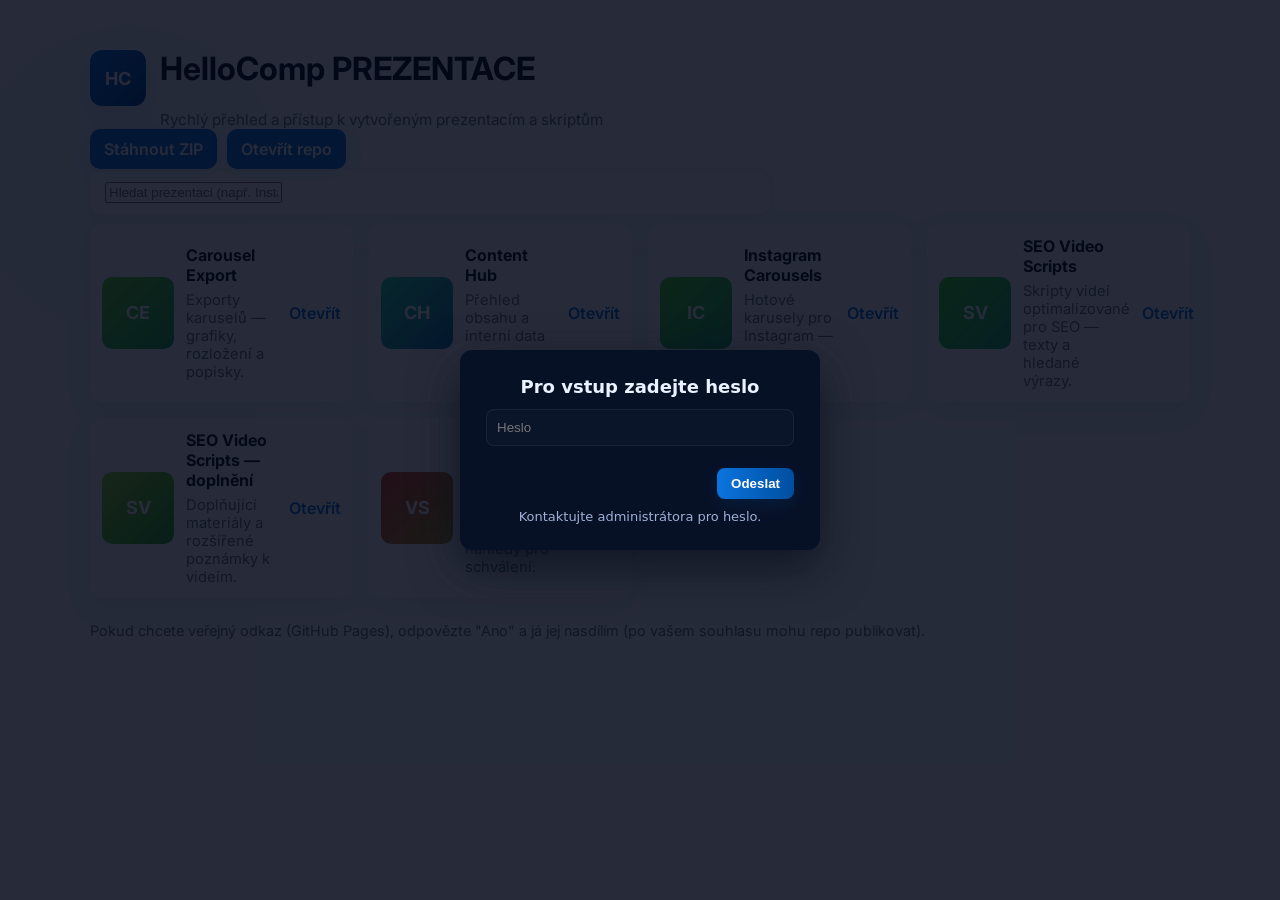
<file: index.html>
<!doctype html>
<html lang="cs">
<head>
  <meta charset="utf-8">
  <meta name="viewport" content="width=device-width,initial-scale=1">
  <title>HelloComp PREZENTACE — Index</title>
  <meta name="description" content="Přehled HelloComp prezentací a skriptů — rychle sdílejte práci s vedením.">
  <link rel="preconnect" href="https://fonts.googleapis.com">
  <link rel="preconnect" href="https://fonts.gstatic.com" crossorigin>
  <link href="https://fonts.googleapis.com/css2?family=Inter:wght@400;600;700&display=swap" rel="stylesheet">
  <link rel="stylesheet" href="assets/style.css">
  <link rel="stylesheet" href="assets/auth.css">
  <script src="assets/auth.js" defer></script>
</head>
<body>
  <div class="container">
    <header>
      <div class="brand">
        <div class="logo">HC</div>
        <div>
          <h1>HelloComp PREZENTACE</h1>
          <p class="meta">Rychlý přehled a přístup k vytvořeným prezentacím a skriptům</p>
        </div>
      </div>
      <div class="actions">
        <a id="downloadZip" class="btn" href="#">Stáhnout ZIP</a>
        <a id="openGit" class="btn secondary" href="#">Otevřít repo</a>
      </div>
    </header>

    <div class="search">
      <input id="filter" placeholder="Hledat prezentaci (např. Instagram, SEO)...">
    </div>

    <div class="grid" id="list">
      <a class="card" href="HelloComp_Carousel_Export.html" data-title="Carousel Export" data-desc="Exporty karuselů — grafiky, rozložení a popisky.">
        <div class="thumb" aria-hidden="true"></div>
        <div class="card-body"><h3>Carousel Export</h3><p class="desc">Exporty karuselů — grafiky, rozložení a popisky.</p></div>
        <div class="card-actions">Otevřít</div>
      </a>
      <a class="card" href="HelloComp_Content_Hub.html" data-title="Content Hub" data-desc="Přehled obsahu a interní data pro plánování.">
        <div class="thumb" aria-hidden="true"></div>
        <div class="card-body"><h3>Content Hub</h3><p class="desc">Přehled obsahu a interní data pro plánování.</p></div>
        <div class="card-actions">Otevřít</div>
      </a>
      <a class="card" href="HelloComp_Instagram_Carousels.html" data-title="Instagram Carousels" data-desc="Hotové karusely pro Instagram — verze a rozměry.">
        <div class="thumb" aria-hidden="true"></div>
        <div class="card-body"><h3>Instagram Carousels</h3><p class="desc">Hotové karusely pro Instagram — verze a rozměry.</p></div>
        <div class="card-actions">Otevřít</div>
      </a>
      <a class="card" href="HelloComp_SEO_Video_Scripts.html" data-title="SEO Video Scripts" data-desc="Skripty videí optimalizované pro SEO — texty a hledané výrazy.">
        <div class="thumb" aria-hidden="true"></div>
        <div class="card-body"><h3>SEO Video Scripts</h3><p class="desc">Skripty videí optimalizované pro SEO — texty a hledané výrazy.</p></div>
        <div class="card-actions">Otevřít</div>
      </a>
      <a class="card" href="HelloComp_SEO_Video_Scripts_DOPLNENI.html" data-title="SEO Video Scripts — doplnění" data-desc="Doplňující materiály a rozšířené poznámky k videím.">
        <div class="thumb" aria-hidden="true"></div>
        <div class="card-body"><h3>SEO Video Scripts — doplnění</h3><p class="desc">Doplňující materiály a rozšířené poznámky k videím.</p></div>
        <div class="card-actions">Otevřít</div>
      </a>
      <a class="card" href="HelloComp_Vsechny_Scenare.html" data-title="Všechny scénáře" data-desc="Kompletní seznam scénářů a náhledy pro schválení.">
        <div class="thumb" aria-hidden="true"></div>
        <div class="card-body"><h3>Všechny scénáře</h3><p class="desc">Kompletní seznam scénářů a náhledy pro schválení.</p></div>
        <div class="card-actions">Otevřít</div>
      </a>
    </div>

    <footer class="footer">Pokud chcete veřejný odkaz (GitHub Pages), odpovězte "Ano" a já jej nasdílím (po vašem souhlasu mohu repo publikovat).</footer>
  </div>

  <script>
    document.addEventListener('DOMContentLoaded', () => {
      const cards = Array.from(document.querySelectorAll('.card'));
      cards.forEach(card => {
        const title = card.dataset.title || card.querySelector('h3').textContent;
        const initials = title.split(/\s+/).slice(0,2).map(w => w[0]).join('').toUpperCase();
        let hash = 0; for (let i=0;i<title.length;i++) hash = title.charCodeAt(i) + ((hash<<5)-hash);
        const h = Math.abs(hash) % 360;
        const thumb = card.querySelector('.thumb');
        thumb.style.background = `linear-gradient(135deg, hsl(${h} 70% 50%), hsl(${(h+40)%360} 70% 40%))`;
        thumb.textContent = initials;
      });

      const filter = document.getElementById('filter');
      filter.addEventListener('input', e => {
        const q = e.target.value.trim().toLowerCase();
        cards.forEach(card => {
          const title = (card.dataset.title || '').toLowerCase();
          const desc = (card.dataset.desc || '').toLowerCase();
          const show = !q || title.includes(q) || desc.includes(q);
          card.style.display = show ? '' : 'none';
        });
      });

      const download = document.getElementById('downloadZip');
      if (download) download.addEventListener('click', e => {
        e.preventDefault();
        window.location.href = '../HelloComp_PREZENTACE_deploy.zip';
      });

      const openGit = document.getElementById('openGit');
      if (openGit) openGit.addEventListener('click', e => { e.preventDefault(); window.open('https://github.com/tomasberka/hellocomp-prezentace','_blank'); });
    });
  </script>
</body>
</html>
</file>
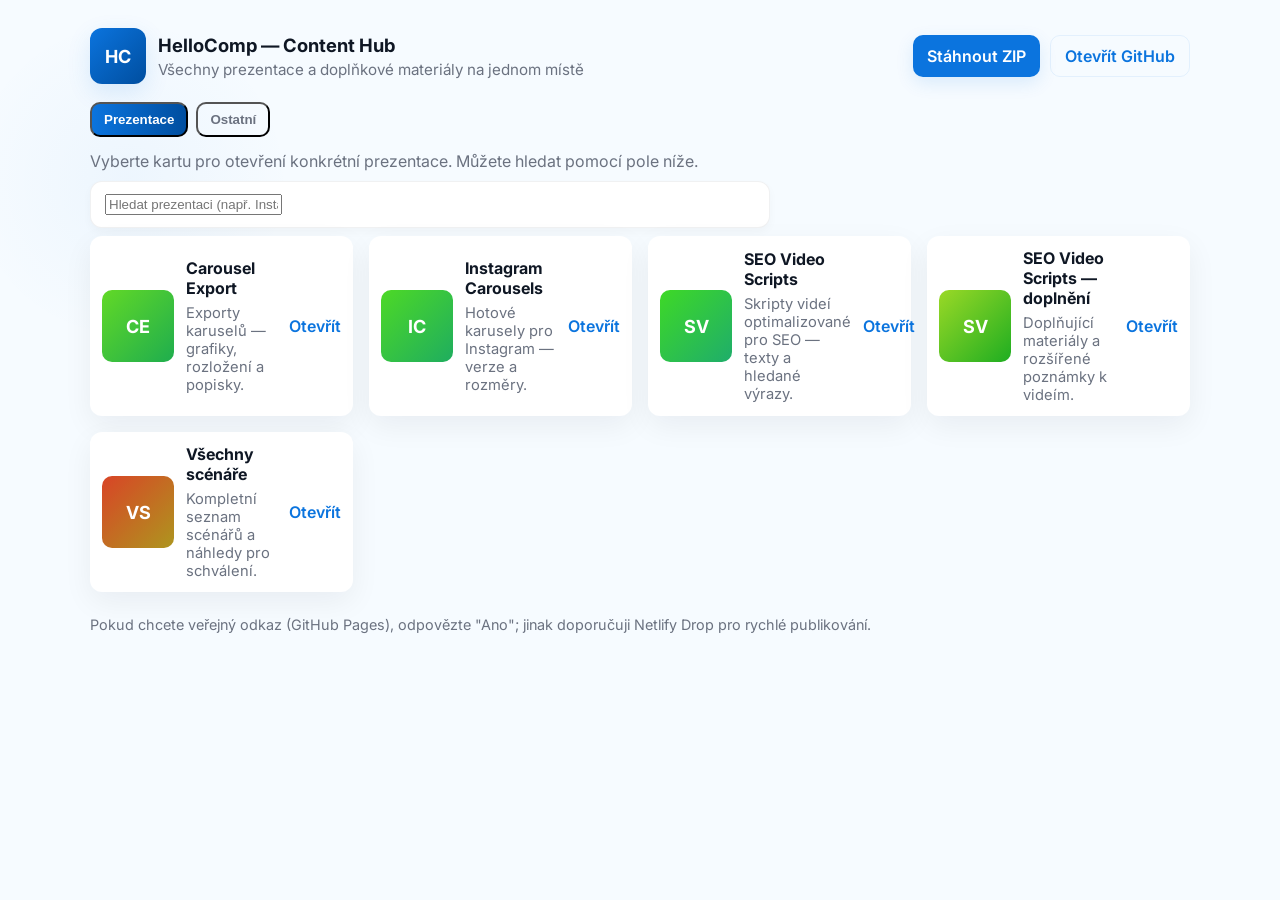
<file: content-hub.html>
<!doctype html>
<html lang="cs">
<head>
  <meta charset="utf-8">
  <meta name="viewport" content="width=device-width,initial-scale=1">
  <title>HelloComp — Content Hub (Unified)</title>
  <meta name="description" content="Centralizované Content Hub — všechny prezentace a materiály na jednom místě.">
  <link rel="preconnect" href="https://fonts.googleapis.com">
  <link rel="preconnect" href="https://fonts.gstatic.com" crossorigin>
  <link href="https://fonts.googleapis.com/css2?family=Inter:wght@400;600;700&display=swap" rel="stylesheet">
  <link rel="stylesheet" href="assets/style.css">
  <link rel="stylesheet" href="assets/auth.css">
  <script src="assets/auth.js" defer></script>
  <style>
    /* small overrides for hub layout */
    header{display:flex;align-items:center;justify-content:space-between;gap:16px;margin-bottom:18px}
    header .brand{display:flex;align-items:center;gap:12px}
    header .brand .logo{width:56px;height:56px;border-radius:12px;display:flex;align-items:center;justify-content:center;color:#fff;font-weight:700;font-size:18px;background:linear-gradient(135deg,#0b74de,#004e9f);box-shadow:0 8px 24px rgba(11,116,222,0.12)}
    .tabs{display:flex;gap:8px;margin-bottom:14px}
    .tab{padding:8px 12px;border-radius:10px;background:rgba(255,255,255,0.03);color:var(--muted);cursor:pointer;font-weight:700}
    .tab.active{background:linear-gradient(90deg,#0b74de,#004e9f);color:white}
    .panel{display:none}
    .panel.active{display:block}
    .hub-note{color:var(--muted);margin-bottom:10px}
  </style>
</head>
<body>
  <div class="container">
    <header>
      <div class="brand">
        <div class="logo">HC</div>
        <div class="brand-text"><h1>HelloComp — Content Hub</h1><div class="meta">Všechny prezentace a doplňkové materiály na jednom místě</div></div>
      </div>
      <div class="actions">
        <a id="downloadZip" class="btn" href="#">Stáhnout ZIP</a>
        <a id="openGit" class="btn ghost" href="#">Otevřít GitHub</a>
      </div>
    </header>

    <div class="tabs" role="tablist">
      <button class="tab active" data-target="#prezentace">Prezentace</button>
      <button class="tab" data-target="#other">Ostatní</button>
    </div>

    <div id="prezentace" class="panel active">
      <div class="hub-note">Vyberte kartu pro otevření konkrétní prezentace. Můžete hledat pomocí pole níže.</div>
      <div class="search">
        <input id="filter" placeholder="Hledat prezentaci (např. Instagram, SEO)...">
      </div>

      <div class="grid" id="list">
        <!-- presentation items (sourced from HelloComp_PREZENTACE/index.html) -->
        <a class="card" href="HelloComp_Carousel_Export.html" data-title="Carousel Export" data-desc="Exporty karuselů — grafiky, rozložení a popisky.">
          <div class="thumb" aria-hidden="true"></div>
          <div class="card-body"><h3>Carousel Export</h3><p class="desc">Exporty karuselů — grafiky, rozložení a popisky.</p></div>
          <div class="card-actions">Otevřít</div>
        </a>
        <a class="card" href="HelloComp_Instagram_Carousels.html" data-title="Instagram Carousels" data-desc="Hotové karusely pro Instagram — verze a rozměry.">
          <div class="thumb" aria-hidden="true"></div>
          <div class="card-body"><h3>Instagram Carousels</h3><p class="desc">Hotové karusely pro Instagram — verze a rozměry.</p></div>
          <div class="card-actions">Otevřít</div>
        </a>
        <a class="card" href="HelloComp_SEO_Video_Scripts.html" data-title="SEO Video Scripts" data-desc="Skripty videí optimalizované pro SEO — texty a hledané výrazy.">
          <div class="thumb" aria-hidden="true"></div>
          <div class="card-body"><h3>SEO Video Scripts</h3><p class="desc">Skripty videí optimalizované pro SEO — texty a hledané výrazy.</p></div>
          <div class="card-actions">Otevřít</div>
        </a>
        <a class="card" href="HelloComp_SEO_Video_Scripts_DOPLNENI.html" data-title="SEO Video Scripts — doplnění" data-desc="Doplňující materiály a rozšířené poznámky k videím.">
          <div class="thumb" aria-hidden="true"></div>
          <div class="card-body"><h3>SEO Video Scripts — doplnění</h3><p class="desc">Doplňující materiály a rozšířené poznámky k videím.</p></div>
          <div class="card-actions">Otevřít</div>
        </a>
        <a class="card" href="HelloComp_Vsechny_Scenare.html" data-title="Všechny scénáře" data-desc="Kompletní seznam scénářů a náhledy pro schválení.">
          <div class="thumb" aria-hidden="true"></div>
          <div class="card-body"><h3>Všechny scénáře</h3><p class="desc">Kompletní seznam scénářů a náhledy pro schválení.</p></div>
          <div class="card-actions">Otevřít</div>
        </a>
      </div>
    </div>

    <div id="other" class="panel">
      <div class="bsec">
        <h2>Ostatní zdroje</h2>
        <p class="sub">Sem můžete přidat reporty, auditní výstupy a další podpůrné materiály.</p>
        <ul>
          <li><a class="slink" href="../CODE_MAHONY/PROJECTS/Hellocomp SEO + COPY/HelloComp_Content_Hub.html">Původní Content Hub (v projektu)</a></li>
        </ul>
      </div>
    </div>

    <footer class="footer">Pokud chcete veřejný odkaz (GitHub Pages), odpovězte "Ano"; jinak doporučuji Netlify Drop pro rychlé publikování.</footer>
  </div>

  <script>
    document.addEventListener('DOMContentLoaded', () => {
      // tabs
      document.querySelectorAll('.tab').forEach(t => t.addEventListener('click', () => {
        document.querySelectorAll('.tab').forEach(x => x.classList.remove('active'));
        document.querySelectorAll('.panel').forEach(p => p.classList.remove('active'));
        t.classList.add('active');
        document.querySelector(t.dataset.target).classList.add('active');
      }));

      // thumbnails + color
      const cards = Array.from(document.querySelectorAll('.card'));
      cards.forEach(card => {
        const title = card.dataset.title || card.querySelector('h3').textContent;
        const initials = title.split(/\s+/).slice(0,2).map(w => w[0]).join('').toUpperCase();
        let hash = 0; for (let i=0;i<title.length;i++) hash = title.charCodeAt(i) + ((hash<<5)-hash);
        const h = Math.abs(hash) % 360;
        const thumb = card.querySelector('.thumb');
        thumb.style.background = `linear-gradient(135deg, hsl(${h} 70% 50%), hsl(${(h+40)%360} 70% 40%))`;
        thumb.textContent = initials;
      });

      const filter = document.getElementById('filter');
      if (filter) filter.addEventListener('input', e => {
        const q = e.target.value.trim().toLowerCase();
        cards.forEach(card => {
          const title = (card.dataset.title || '').toLowerCase();
          const desc = (card.dataset.desc || '').toLowerCase();
          const show = !q || title.includes(q) || desc.includes(q);
          card.style.display = show ? '' : 'none';
        });
      });

      const download = document.getElementById('downloadZip');
      if (download) download.addEventListener('click', e => {
        e.preventDefault();
        window.location.href = 'HelloComp_PREZENTACE_deploy.zip';
      });

      const openGit = document.getElementById('openGit');
      if (openGit) openGit.addEventListener('click', e => { e.preventDefault(); window.open('https://github.com/tomasberka/hellocomp-prezentace','_blank'); });
    });
  </script>
</body>
</html>
</file>
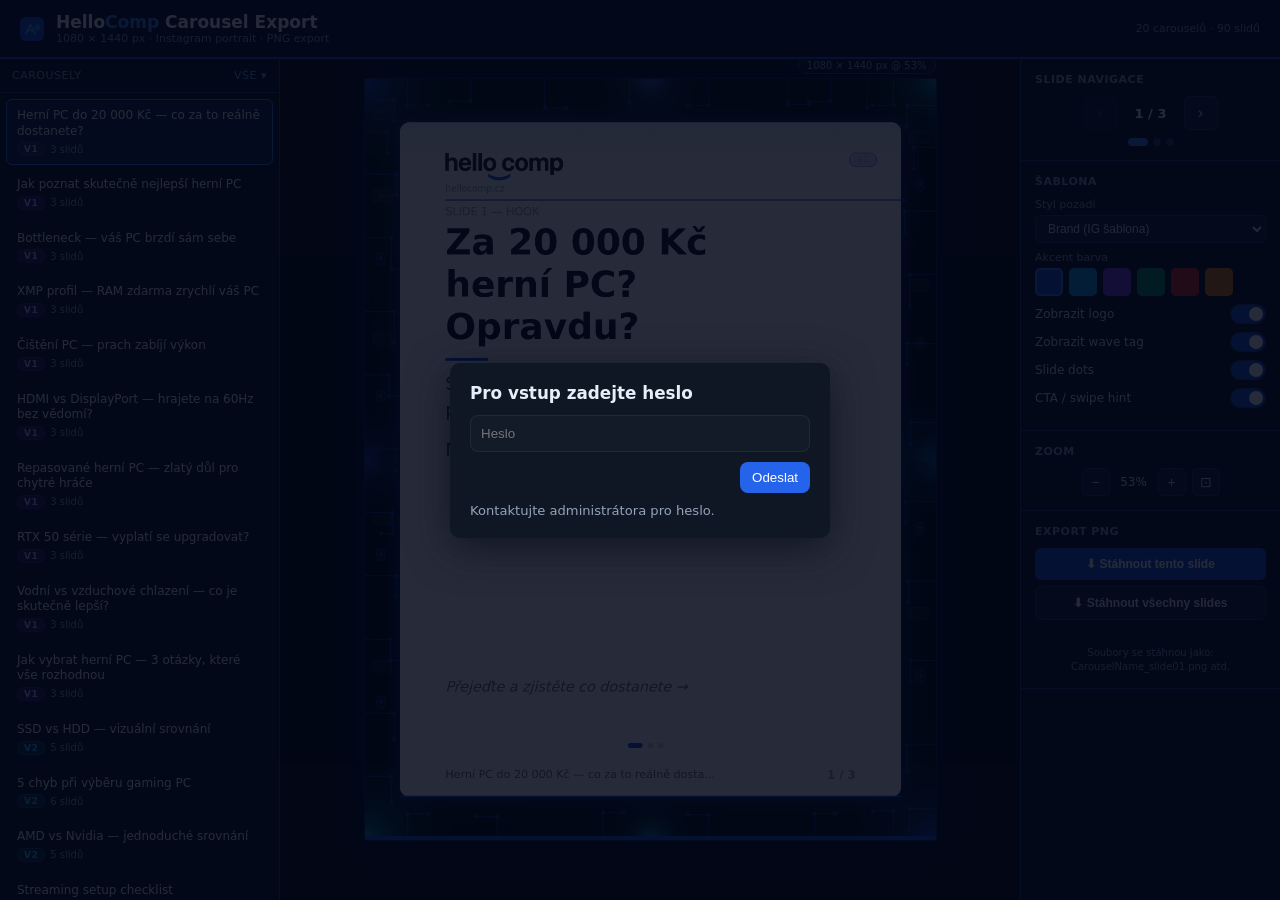
<file: HelloComp_Carousel_Export.html>
<!DOCTYPE html>
<html lang="cs">
<head>
<meta charset="UTF-8">
<title>HelloComp Carousel Export — 1080×1440</title>
<style>
*{box-sizing:border-box;margin:0;padding:0}
:root{
  --bg:#05080f;--bg2:#0d1527;--bg3:#111f38;--card:#0f1c35;
  --border:#1e3a6e;--blue:#1d4ed8;--blue2:#3b82f6;--blue3:#60a5fa;
  --cyan:#0ea5e9;--cyan2:#38bdf8;--text:#e2e8f0;--muted:#94a3b8;--white:#f8fafc;
  --green:#22c55e;--purple:#7c3aed;
}
body{background:var(--bg);color:var(--text);font-family:'Segoe UI',system-ui,sans-serif;font-size:13px;height:100vh;display:flex;flex-direction:column;overflow:hidden}
.hdr{background:#0a1628;border-bottom:2px solid var(--blue);padding:12px 20px;display:flex;align-items:center;gap:12px;flex-shrink:0}
.hdr-title{font-size:17px;font-weight:700;color:var(--white)}
.hdr-title span{color:var(--blue2)}
.hdr-sub{font-size:11px;color:var(--muted)}
.hdr-right{margin-left:auto;display:flex;gap:8px;align-items:center}
.main{display:flex;flex:1;overflow:hidden}

/* SIDEBAR */
.sidebar{width:280px;background:var(--bg2);border-right:1px solid var(--border);display:flex;flex-direction:column;overflow:hidden;flex-shrink:0}
.sidebar-hdr{padding:10px 12px;border-bottom:1px solid var(--border);font-size:11px;color:var(--muted);text-transform:uppercase;letter-spacing:.5px;display:flex;justify-content:space-between}
.car-list{flex:1;overflow-y:auto;padding:6px}
.car-item{padding:8px 10px;border-radius:6px;cursor:pointer;margin-bottom:3px;border:1px solid transparent;transition:all .12s}
.car-item:hover{background:var(--bg3);border-color:var(--border)}
.car-item.active{background:rgba(59,130,246,.12);border-color:var(--blue2)}
.car-item-title{font-size:12px;color:var(--white);font-weight:500;line-height:1.3;margin-bottom:3px}
.car-item-meta{display:flex;gap:5px;align-items:center}
.wave-v1{display:inline-block;padding:1px 6px;border-radius:8px;font-size:9px;font-weight:700;letter-spacing:.5px;text-transform:uppercase;background:rgba(124,58,237,.2);color:#c4b5fd;border:1px solid rgba(124,58,237,.3)}
.wave-v2{display:inline-block;padding:1px 6px;border-radius:8px;font-size:9px;font-weight:700;letter-spacing:.5px;text-transform:uppercase;background:rgba(8,145,178,.2);color:var(--cyan2);border:1px solid rgba(8,145,178,.3)}
.slide-count{font-size:10px;color:var(--muted)}

/* CANVAS AREA */
.canvas-area{flex:1;display:flex;flex-direction:column;align-items:center;overflow:auto;padding:20px;gap:16px}
.canvas-wrap{position:relative;box-shadow:0 0 40px rgba(29,78,216,.25),0 0 0 1px rgba(59,130,246,.2)}
canvas{display:block}
.canvas-size-badge{position:absolute;top:-22px;right:0;font-size:10px;color:var(--muted);background:var(--bg2);padding:2px 8px;border-radius:8px;border:1px solid var(--border)}

/* CONTROLS */
.controls{width:260px;background:var(--bg2);border-left:1px solid var(--border);display:flex;flex-direction:column;overflow-y:auto;flex-shrink:0}
.ctrl-section{padding:14px;border-bottom:1px solid var(--border)}
.ctrl-section h3{font-size:11px;text-transform:uppercase;letter-spacing:.5px;color:var(--muted);margin-bottom:10px}
.slide-nav{display:flex;align-items:center;gap:8px;justify-content:center}
.nav-btn{background:var(--bg3);border:1px solid var(--border);color:var(--text);width:34px;height:34px;border-radius:6px;cursor:pointer;font-size:16px;display:flex;align-items:center;justify-content:center;transition:all .12s}
.nav-btn:hover:not(:disabled){background:var(--blue);border-color:var(--blue);color:#fff}
.nav-btn:disabled{opacity:.3;cursor:default}
.slide-indicator{font-size:13px;color:var(--white);font-weight:600;min-width:50px;text-align:center}
.dots{display:flex;gap:5px;justify-content:center;margin-top:8px}
.dot{width:8px;height:8px;border-radius:50%;background:var(--border);cursor:pointer;transition:all .12s}
.dot.active{background:var(--blue2);width:20px;border-radius:4px}
.dot:hover{background:var(--blue3)}

/* TEMPLATE CONTROLS */
.ctrl-row{margin-bottom:8px}
.ctrl-row label{display:block;font-size:11px;color:var(--muted);margin-bottom:4px}
.ctrl-row select,.ctrl-row input[type=color]{width:100%;background:var(--bg3);border:1px solid var(--border);color:var(--text);padding:5px 8px;border-radius:5px;font-size:12px;cursor:pointer}
.ctrl-row input[type=color]{height:32px;padding:2px}
.toggle-row{display:flex;justify-content:space-between;align-items:center;margin-bottom:8px}
.toggle-row label{font-size:12px;color:var(--text)}
.toggle{width:36px;height:20px;background:var(--bg3);border-radius:10px;cursor:pointer;position:relative;border:1px solid var(--border);transition:background .15s}
.toggle.on{background:var(--blue)}
.toggle::after{content:'';position:absolute;top:2px;left:2px;width:14px;height:14px;border-radius:50%;background:#fff;transition:left .15s}
.toggle.on::after{left:18px}

/* EXPORT BUTTONS */
.exp-btn{width:100%;padding:9px;border-radius:6px;cursor:pointer;font-size:12px;font-weight:600;border:none;margin-bottom:6px;transition:all .15s;display:flex;align-items:center;justify-content:center;gap:6px}
.exp-btn.primary{background:var(--blue);color:#fff}
.exp-btn.primary:hover{background:var(--blue2)}
.exp-btn.secondary{background:var(--bg3);color:var(--text);border:1px solid var(--border)}
.exp-btn.secondary:hover{background:var(--border)}
.exp-btn.success{background:#166534;color:#bbf7d0}
.progress{font-size:11px;color:var(--muted);text-align:center;margin-top:4px;min-height:16px}
.zip-note{font-size:10px;color:var(--muted);text-align:center;margin-top:4px;line-height:1.4}

/* TEMPLATE PREVIEW SWATCH */
.swatch-row{display:flex;gap:6px;flex-wrap:wrap;margin-top:4px}
.swatch{width:28px;height:28px;border-radius:5px;cursor:pointer;border:2px solid transparent;transition:border-color .1s}
.swatch.active{border-color:var(--blue2)}

/* ZOOM */
.zoom-row{display:flex;gap:6px;align-items:center;justify-content:center}
.zoom-btn{background:var(--bg3);border:1px solid var(--border);color:var(--text);width:28px;height:28px;border-radius:5px;cursor:pointer;font-size:14px;display:flex;align-items:center;justify-content:center}
.zoom-btn:hover{background:var(--border)}
.zoom-val{font-size:12px;color:var(--text);min-width:36px;text-align:center}
</style>
  <script src="assets/auth.js" defer></script>
</head>
<body>

<div class="hdr">
  <svg width="24" height="24" viewBox="0 0 32 32" fill="none"><rect width="32" height="32" rx="8" fill="#1d4ed8"/><path d="M8 22L14 10L20 22M11 18H17" stroke="#60a5fa" stroke-width="2.2" stroke-linecap="round"/><circle cx="23" cy="14" r="4" fill="#0ea5e9"/></svg>
  <div>
    <div class="hdr-title">Hello<span>Comp</span> Carousel Export</div>
    <div class="hdr-sub">1080 × 1440 px · Instagram portrait · PNG export</div>
  </div>
  <div class="hdr-right">
    <span style="font-size:11px;color:var(--muted)">20 carouselů · 90 slidů</span>
  </div>
</div>

<div class="main">
  <!-- SIDEBAR -->
  <div class="sidebar">
    <div class="sidebar-hdr">
      <span>Carousely</span>
      <span id="waveFilter" style="cursor:pointer;color:var(--blue3)">Vše ▾</span>
    </div>
    <div class="car-list" id="carList"></div>
  </div>

  <!-- CANVAS AREA -->
  <div class="canvas-area" id="canvasArea">
    <div class="canvas-wrap" id="canvasWrap">
      <div class="canvas-size-badge" id="sizeBadge">1080 × 1440 px</div>
      <canvas id="mainCanvas"></canvas>
    </div>
  </div>

  <!-- CONTROLS -->
  <div class="controls">
    <div class="ctrl-section">
      <h3>Slide navigace</h3>
      <div class="slide-nav">
        <button class="nav-btn" id="prevBtn" onclick="prevSlide()">‹</button>
        <span class="slide-indicator" id="slideInd">1 / 3</span>
        <button class="nav-btn" id="nextBtn" onclick="nextSlide()">›</button>
      </div>
      <div class="dots" id="dots"></div>
    </div>

    <div class="ctrl-section">
      <h3>Šablona</h3>
      <div class="ctrl-row">
        <label>Styl pozadí</label>
        <select id="bgStyle" onchange="redraw()">
          <option value="brand" selected>Brand (IG šablona)</option>
          <option value="dark">Tmavé (navy gradient)</option>
          <option value="transparent">Průhledné</option>
          <option value="blue">Modrý gradient</option>
          <option value="black">Pure black</option>
        </select>
      </div>
      <div class="ctrl-row">
        <label>Akcent barva</label>
        <div class="swatch-row" id="swatchRow">
          <div class="swatch active" style="background:#1d4ed8" data-color="#1d4ed8" onclick="setAccent(this)"></div>
          <div class="swatch" style="background:#0ea5e9" data-color="#0ea5e9" onclick="setAccent(this)"></div>
          <div class="swatch" style="background:#7c3aed" data-color="#7c3aed" onclick="setAccent(this)"></div>
          <div class="swatch" style="background:#059669" data-color="#059669" onclick="setAccent(this)"></div>
          <div class="swatch" style="background:#dc2626" data-color="#dc2626" onclick="setAccent(this)"></div>
          <div class="swatch" style="background:#d97706" data-color="#d97706" onclick="setAccent(this)"></div>
        </div>
      </div>
      <div class="toggle-row">
        <label>Zobrazit logo</label>
        <div class="toggle on" id="toggleLogo" onclick="toggleOpt('logo',this)"></div>
      </div>
      <div class="toggle-row">
        <label>Zobrazit wave tag</label>
        <div class="toggle on" id="toggleWave" onclick="toggleOpt('wave',this)"></div>
      </div>
      <div class="toggle-row">
        <label>Slide dots</label>
        <div class="toggle on" id="toggleDots" onclick="toggleOpt('dots',this)"></div>
      </div>
      <div class="toggle-row">
        <label>CTA / swipe hint</label>
        <div class="toggle on" id="toggleCta" onclick="toggleOpt('cta',this)"></div>
      </div>
    </div>

    <div class="ctrl-section">
      <h3>Zoom</h3>
      <div class="zoom-row">
        <button class="zoom-btn" onclick="zoom(-0.1)">−</button>
        <span class="zoom-val" id="zoomVal">50%</span>
        <button class="zoom-btn" onclick="zoom(+0.1)">+</button>
        <button class="zoom-btn" onclick="zoomFit()" title="Fit">⊡</button>
      </div>
    </div>

    <div class="ctrl-section">
      <h3>Export PNG</h3>
      <button class="exp-btn primary" onclick="exportCurrent()">⬇ Stáhnout tento slide</button>
      <button class="exp-btn secondary" onclick="exportAll()">⬇ Stáhnout všechny slides</button>
      <div class="progress" id="progress"></div>
      <div class="zip-note">Soubory se stáhnou jako:<br>CarouselName_slide01.png atd.</div>
    </div>
  </div>
</div>

<script>
// ─── Logo images ────────────────────────────────────────────
var LOGO_DARK  = new Image();  // for white/brand bg
var LOGO_WHITE = new Image();  // for dark bg
LOGO_DARK.src  = '[data-uri]';
LOGO_WHITE.src = '[data-uri]';
var logosReady = 0;
LOGO_DARK.onload  = function(){ logosReady++; if(logosReady===2) redraw(); };
LOGO_WHITE.onload = function(){ logosReady++; if(logosReady===2) redraw(); };

var DATA=[{"topic": "Herní PC do 20 000 Kč — co za to reálně dostanete?", "tag": "Budget PC", "slides": [{"label": "Slide 1 — HOOK", "headline": "Za 20 000 Kč\nherní PC?\nOpravdu?", "body": "Spousta lidí si myslí, že za 20 tisíc nic pořádného nekoupí.\n\nMy vám ukážeme, že se mýlí.", "bullets": null, "swipe": "Přejeďte a zjistěte co dostanete →"}, {"label": "Slide 2 — HODNOTA", "headline": "Co dostanete\nza 20 000 Kč", "body": null, "bullets": ["✅  Ryzen 5 7600 + RTX 4060", "✅  16 GB DDR5 RAM", "✅  512 GB NVMe SSD", "✅  Full HD na vysokých nastaveních", "✅  Otestováno + plná záruka", "", "Za 3 roky byl stejný výkon za dvojnásobek."], "swipe": "A teď nejdůležitější tip →"}, {"label": "Slide 3 — CTA", "headline": "Jeden tip,\nkterý ušetří\npeníze", "body": "Nekupujte od neznámých prodejců. Levná sestava bez záruky = drahá oprava za rok.\n\nV HelloComp testujeme každý PC před odesláním.", "bullets": null, "swipe": "🔗 Odkaz v biu · napište nám budget 👇"}], "wave": "v1", "_title": "Herní PC do 20 000 Kč — co za to reálně dostanete?", "_type": "Původní", "_linkedLabel": "Budget PC"}, {"topic": "Jak poznat skutečně nejlepší herní PC", "tag": "Výběr PC", "slides": [{"label": "Slide 1 — HOOK", "headline": "\"Nejlepší herní PC\"\n\nToto slovo používá každý prodejce.", "body": "Ale víte, co to skutečně znamená?\n\nDáme vám 3 konkrétní kritéria.", "bullets": null, "swipe": "Přejeďte →"}, {"label": "Slide 2 — HODNOTA", "headline": "3 kritéria\nskutečně\ndobrého PC", "body": null, "bullets": ["⚡  Výkon ve VAŠICH hrách", "    — ne v marketingovém benchmarku", "🔋  Životnost 5–7 let bez upgradu", "🛡️  Záruka a servis po prodeji", "", "Drahý ≠ nejlepší.", "Správný = nejlepší."], "swipe": "Co z toho plyne pro vás? →"}, {"label": "Slide 3 — CTA", "headline": "Bezplatné\nporadenství\nzdarma", "body": "Napište nám:\n🎮 Jaké hry hrajete\n💰 Váš budget\n\nDostanete přesné doporučení.\nBez keců, bez tlaku.", "bullets": null, "swipe": "🔗 DM nebo odkaz v biu 👇"}], "wave": "v1", "_title": "Jak poznat skutečně nejlepší herní PC", "_type": "Původní", "_linkedLabel": "Výběr PC"}, {"topic": "Bottleneck — váš PC brzdí sám sebe", "tag": "Hardware", "slides": [{"label": "Slide 1 — HOOK", "headline": "Váš PC brzdí\nsám sebe.\n\nA vy o tom nevíte.", "body": "Říká se tomu bottleneck.\n\nDneska vám vysvětlíme, co to je a jak to zkontrolovat.", "bullets": null, "swipe": "Přejeďte →"}, {"label": "Slide 2 — HODNOTA", "headline": "Co je\nbottleneck?", "body": "CPU nestíhá GPU → GPU čeká → framerate padá", "bullets": ["", "❌  i5-8400 + RTX 4070", "   = výkon RTX 4060", "", "✅  Ryzen 5 7600 + RTX 4070", "   = plný výkon", "", "Špatná kombinace = vyhazování peněz."], "swipe": "Jak to zkontrolovat? →"}, {"label": "Slide 3 — CTA", "headline": "Zkontrolujte\nto za\n5 minut", "body": "1.  Stáhněte MSI Afterburner\n2.  Hrajte 20 minut s overlay\n3.  GPU pod 90 %? → Problém.\n\nNapište nám vaši kombinaci CPU+GPU 👇", "bullets": null, "swipe": null}], "wave": "v1", "_title": "Bottleneck — váš PC brzdí sám sebe", "_type": "Původní", "_linkedLabel": "Hardware"}, {"topic": "XMP profil — RAM zdarma zrychlí váš PC", "tag": "Tip & Trik", "slides": [{"label": "Slide 1 — HOOK", "headline": "Váš RAM běží\nna polovičním\nvýkonu.", "body": "Většina hráčů o tomto problému ani neví.\n\nA přitom řešení zabere 2 minuty.", "bullets": null, "swipe": "Přejeďte →"}, {"label": "Slide 2 — HODNOTA", "headline": "Co je\nXMP / EXPO\nprofil?", "body": null, "bullets": ["Koupili jste RAM 3600 MHz?", "Bez XMP běží na 2133 MHz.", "", "Jak zapnout:", "1.  Restart → Del nebo F2 → BIOS", "2.  Najít Memory / OC profil", "3.  Zapnout XMP nebo EXPO", "4.  Uložit a restartovat"], "swipe": "A výsledek? →"}, {"label": "Slide 3 — CTA", "headline": "Hry rychlejší.\nPC svižnější.\n\nZdarma.", "body": "Toto je nejlevnější upgrade, který existuje.\n\nVyzkoušeli jste?\nNapište do komentářů ✅ nebo ❌", "bullets": null, "swipe": null}], "wave": "v1", "_title": "XMP profil — RAM zdarma zrychlí váš PC", "_type": "Původní", "_linkedLabel": "Tip & Trik"}, {"topic": "Čištění PC — prach zabíjí výkon", "tag": "Údržba", "slides": [{"label": "Slide 1 — HOOK", "headline": "Váš PC je\npomalejší,\nnež byl.\n\nVíme proč.", "body": "Odpověď vás překvapí.\nNení to software.", "bullets": null, "swipe": "Přejeďte →"}, {"label": "Slide 2 — HODNOTA", "headline": "Prach =\npomalejší PC", "body": null, "bullets": ["GPU přehřátá → thermal throttling", "→ až −20 % výkon", "", "CPU přehřátý → snižuje takty", "→ pády her, lags", "", "Kdy čistit:", "🏠  Normální prostředí: každých 6 měs.", "🐾  Zvíře doma: každé 3 měsíce", "🌫️  Prašné prostředí: každé 2 měsíce"], "swipe": "Jak na to za 15 minut? →"}, {"label": "Slide 3 — CTA", "headline": "15 minut,\nkteré zachrání\nváš PC", "body": "1.  Odpojit od proudu\n2.  Stlačený vzduch na ventilátory\n3.  Vyčistit filtry (voda)\n4.  HWiNFO → zkontrolovat teploty\n\nKdy jste čistili naposledy? 👇", "bullets": null, "swipe": null}], "wave": "v1", "_title": "Čištění PC — prach zabíjí výkon", "_type": "Původní", "_linkedLabel": "Údržba"}, {"topic": "HDMI vs DisplayPort — hrajete na 60Hz bez vědomí?", "tag": "Tip & Trik", "slides": [{"label": "Slide 1 — HOOK", "headline": "Máte 144Hz\nmonitor a hrajete\nna 60Hz.", "body": "Ani o tom nevíte.\n\nTohle je překvapivě velmi častá chyba hráčů.", "bullets": null, "swipe": "Přejeďte →"}, {"label": "Slide 2 — HODNOTA", "headline": "HDMI vs\nDisplayPort\n— rozdíl", "body": null, "bullets": ["❌  HDMI 1.4 = max 60Hz v 1080p", "⚠️  HDMI 2.0 = max 144Hz v 1080p", "✅  DisplayPort 1.4 = 240Hz / 1440p", "", "Pro hráče je DisplayPort vždy lepší.", "", "⚠️  Monitor musí být zapojen do GPU,", "    ne do základní desky!"], "swipe": "Jak to zkontrolovat? →"}, {"label": "Slide 3 — CTA", "headline": "Zkontrolujte\nto teď —\nza 30 sekund.", "body": "Windows → Nastavení → Zobrazení\n→ Rozšířená nastavení zobrazení\n→ Obnovovací frekvence\n\nVidíte 60Hz při 144Hz monitoru?\nStačí vyměnit kabel.", "bullets": null, "swipe": "Napište jaký Hz máte 👇"}], "wave": "v1", "_title": "HDMI vs DisplayPort — hrajete na 60Hz bez vědomí?", "_type": "Původní", "_linkedLabel": "Tip & Trik"}, {"topic": "Repasované herní PC — zlatý důl pro chytré hráče", "tag": "Repas", "slides": [{"label": "Slide 1 — HOOK", "headline": "Výkonný herní\nPC za méně\npeněz. Jak?", "body": "Repasované herní PC.\n\nA my vám ukážeme, proč to dává smysl.", "bullets": null, "swipe": "Přejeďte →"}, {"label": "Slide 2 — HODNOTA", "headline": "Co je\nrepasované\nPC?", "body": null, "bullets": ["✅  Zánovní hardware = nový výkon", "✅  Otestováno + plná záruka", "✅  20–40 % levnější než nové", "", "❌  Žádné levné brakové části", "❌  Žádný bazar bez záruky", "", "Za cenu nového PC do 20 tis.", "dostanete repasovaný za 25 tis."], "swipe": "Komu to dává smysl? →"}, {"label": "Slide 3 — CTA", "headline": "Pro koho\nje to\nideální?", "body": "👨‍🎓  Studenti s omezeným budgetem\n🎮  Hráči, kteří chtějí více výkonu\n💼  Firmy hledající úsporné řešení\n\nAktuální nabídka 🔗 v biu", "bullets": null, "swipe": null}], "wave": "v1", "_title": "Repasované herní PC — zlatý důl pro chytré hráče", "_type": "Původní", "_linkedLabel": "Repas"}, {"topic": "RTX 50 série — vyplatí se upgradovat?", "tag": "Hardware", "slides": [{"label": "Slide 1 — HOOK", "headline": "Nvidia RTX 50\nserie je tady.\n\nAle je to\npro vás?", "body": "Upřímná odpověď bez marketingu.\n\nPřejeďte →", "bullets": null, "swipe": "Přejeďte →"}, {"label": "Slide 2 — HODNOTA", "headline": "Co přináší\nRTX 50 série?", "body": null, "bullets": ["🤖  DLSS 4 — AI generuje 3 snímky", "⚡  Neural Rendering — AI detaily", "💾  RTX 5090: 32 GB GDDR7, 600W", "", "Pro hráče zajímavé:", "RTX 5070 Ti / 5070", "= výkon RTX 4080 za nižší cenu"], "swipe": "Takže... upgradovat? →"}, {"label": "Slide 3 — CTA", "headline": "Upgradu­jte\npouze\npokud...", "body": "❌  RTX 4070 a výš?\n    Nepotřebujete. Výkon nestojí za to.\n\n✅  RTX 3070 a starší?\n    RTX 5070 dává smysl.\n\nNapište svou aktuální kartu 👇", "bullets": null, "swipe": null}], "wave": "v1", "_title": "RTX 50 série — vyplatí se upgradovat?", "_type": "Původní", "_linkedLabel": "Hardware"}, {"topic": "Vodní vs vzduchové chlazení — co je skutečně lepší?", "tag": "Hardware", "slides": [{"label": "Slide 1 — HOOK", "headline": "Vodní chlazení\n= lepší výkon?\n\nPravda vás\npřekvapí.", "body": "Spoiler: záleží na tom, co kupujete.", "bullets": null, "swipe": "Přejeďte →"}, {"label": "Slide 2 — HODNOTA", "headline": "Vzduch vs\nVoda —\nsrovnání", "body": null, "bullets": ["🌬️  Tower cooler:", "✅  Spolehlivější, životnost 10+ let", "✅  NH-D15 = stejný výkon jako AIO", "", "💧  AIO vodní chlazení:", "✅  O 5–10 °C nižší teploty (360mm)", "✅  Méně místa nad CPU", "❌  Pumpa selže za 5–7 let"], "swipe": "Naše doporučení →"}, {"label": "Slide 3 — CTA", "headline": "Naše\ndoporučení\npro vás:", "body": "Budget / střední sestava\n→ Tower cooler\n\nHigh-end + OC + design\n→ AIO 360mm\n\nNejvětší chyba? Levné AIO za 800 Kč.\n\nCo používáte vy? 👇", "bullets": null, "swipe": null}], "wave": "v1", "_title": "Vodní vs vzduchové chlazení — co je skutečně lepší?", "_type": "Původní", "_linkedLabel": "Hardware"}, {"topic": "Jak vybrat herní PC — 3 otázky, které vše rozhodnou", "tag": "Výběr PC", "slides": [{"label": "Slide 1 — HOOK", "headline": "Nevíte,\njak vybrat\nherní PC?", "body": "Stačí odpovědět na 3 otázky.\n\nDáme vám je.", "bullets": null, "swipe": "Přejeďte →"}, {"label": "Slide 2 — HODNOTA", "headline": "3 otázky\npro správný\nvýběr", "body": null, "bullets": ["❓ Co budete hrát?", "  Esport → CPU důležitější", "  AAA hry → GPU důležitější", "", "❓ V jakém rozlišení?", "  1080p / 1440p / 4K", "", "❓ Jaký máte budget?", "  20K → solid 1080p", "  30K → pohodlné 1440p", "  40K+ → 4K / high FPS"], "swipe": "A co teď? →"}, {"label": "Slide 3 — CTA", "headline": "Poradíme\nvám zdarma\na konkrétně.", "body": "Napište nám:\n🎮  Jaké hry hrajete\n💰  Váš budget\n📺  Jaký monitor máte\n\nDostanete přesné doporučení do 24 hodin.", "bullets": null, "swipe": "🔗 Odkaz v biu nebo DM 👇"}], "wave": "v1", "_title": "Jak vybrat herní PC — 3 otázky, které vše rozhodnou", "_type": "Původní", "_linkedLabel": "Výběr PC"}, {"id": "car2_01", "title": "SSD vs HDD — vizuální srovnání", "linkedUrl": "https://www.hellocomp.cz/ssd-vs-hdd-pro-gaming/", "linkedType": "Blog", "linkedLabel": "Blog: SSD vs HDD", "hook": "HDD vs SSD — 1 carousel, vše jasné", "slides": [{"n": 1, "head": "SSD vs HDD", "body": "Jedna karta pro každý. Rychlost. Cena. Kdy co použít. Posunout →"}, {"n": 2, "head": "HDD — kdy ano", "body": "130 MB/s čtení. Ideální pro: zálohy, filmy, archiv fotek. Cena 1 TB: cca 900 Kč. Nikdy jako systémový disk v 2025."}, {"n": 3, "head": "SATA SSD — základ", "body": "550 MB/s čtení. OS + hry = bezproblémové. 1 TB za cca 1 200 Kč. Dobrý základ pro PC do 20K."}, {"n": 4, "head": "NVMe PCIe 4.0 — premium", "body": "7 000 MB/s čtení. Žádné stuttery. DirectStorage. 1 TB Samsung 990 Pro = 1 800 Kč. Jediná správná volba pro gaming PC v 2025."}, {"n": 5, "head": "Váš upgrade?", "body": "Stále jedete na HDD? Přepište to. Celý průvodce na hellocomp.cz/upgrade-pc — link v biu."}], "wave": "v2", "_title": "SSD vs HDD — vizuální srovnání", "_type": "Blog", "_linkedLabel": "Blog: SSD vs HDD"}, {"id": "car2_02", "title": "5 chyb při výběru gaming PC", "linkedUrl": "https://www.hellocomp.cz/jak-si-vybrat-herni-pc/", "linkedType": "Blog", "linkedLabel": "Blog: Jak vybrat herní PC", "hook": "Těchto 5 chyb děláte při výběru PC (a nevíte o tom)", "slides": [{"n": 1, "head": "5 chyb při výběru PC", "body": "Přečetli jsme stovky dotazů zákazníků. Tady jsou nejčastější chyby. 1 slide = 1 chyba."}, {"n": 2, "head": "Chyba 1: GPU bez monitoru", "body": "RTX 5080 + 60 Hz monitor = vyhozené peníze. GPU a monitor musí sedět. 1440p → RTX 4070. 4K → RTX 4080+."}, {"n": 3, "head": "Chyba 2: Málo RAM", "body": "16 GB v 2025 je minimum. 32 GB je standard. PC s 8 GB RAM se zadrhává v Chromu i bez hry."}, {"n": 4, "head": "Chyba 3: Levný zdroj", "body": "Zdroj bez certifikace 80+ Bronze = nestabilní napájení. Při přetížení zabije i GPU. Šetřete na skříni, ne na zdroji."}, {"n": 5, "head": "Chyba 4: Bottleneck", "body": "Core i3 + RTX 4090 = 30 % výkon GPU je nevyužitý. Bottleneck kalkulačka + průvodce na hellocomp.cz — link v biu."}, {"n": 6, "head": "Chyba 5: Žádná záruka", "body": "Repas nebo bazarové PC bez záruky = hazard. HelloComp dává 24 měsíců záruky. Link v biu."}], "wave": "v2", "_title": "5 chyb při výběru gaming PC", "_type": "Blog", "_linkedLabel": "Blog: Jak vybrat herní PC"}, {"id": "car2_03", "title": "AMD vs Nvidia — jednoduché srovnání", "linkedUrl": "https://www.hellocomp.cz/amd-radeon-vs-nvidia-geforce/", "linkedType": "Blog", "linkedLabel": "Blog: AMD vs Nvidia", "hook": "AMD nebo Nvidia? Konečně odpověď bez fanboy wars", "slides": [{"n": 1, "head": "AMD vs Nvidia 2025", "body": "Bez zbytečných emocí. 4 kategorie. Jasný vítěz v každé. →"}, {"n": 2, "head": "Ray tracing → Nvidia", "body": "RTX 4070 Ti vs RX 7900 XTX — Nvidia 40 % lepší RT výkon. Cyberpunk, Alan Wake 2 na max — Nvidia vyhraje."}, {"n": 3, "head": "Cena/výkon → AMD", "body": "RX 9070 XT za 650 USD nabídne stejné FPS jako RTX 5070 za 799 USD. Bez DLSS ale s FSR 4."}, {"n": 4, "head": "AI / ML → Nvidia CUDA", "body": "Tensorflow, Stable Diffusion, lokální LLM — na AMD jde vše, ale 2–4× pomaleji než na CUDA."}, {"n": 5, "head": "Tvůj výběr", "body": "Hrajete hry → AMD ušetří. AI + gaming → Nvidia. Celé srovnání s konkrétními kartami na hellocomp.cz — link v biu."}], "wave": "v2", "_title": "AMD vs Nvidia — jednoduché srovnání", "_type": "Blog", "_linkedLabel": "Blog: AMD vs Nvidia"}, {"id": "car2_04", "title": "Streaming setup checklist", "linkedUrl": "https://www.hellocomp.cz/pc-pro-streaming/", "linkedType": "Blog", "linkedLabel": "Blog: PC pro streaming", "hook": "Chceš streamovat? Tady je celý checklist na 1 místě", "slides": [{"n": 1, "head": "Streaming checklist", "body": "Co potřebuješ před prvním livem. 5 bodů, žádný bullshit. →"}, {"n": 2, "head": "PC výkon", "body": "Min: Core i7-14700K nebo Ryzen 7 7700X + RTX 4070 (NVENC). GPU enkodér = žádná CPU zátěž při hraní."}, {"n": 3, "head": "Mikrofon", "body": "USB kondenzátorový minimum. Blue Yeti (2 400 Kč) nebo HyperX Quadcast S (2 100 Kč). Headset mikrofon = sub-standard."}, {"n": 4, "head": "Internet", "body": "Upload min 6 Mbps pro 1080p60. 10 Mbps pro komfort. Kabelový ethernet vždy lepší než Wi-Fi pro stream."}, {"n": 5, "head": "OBS nastavení", "body": "NVENC H.264 nebo AV1. Bitrate 6 000 kbps. Keyframe 2s. Resolution 1920×1080. Celý OBS guide v článku — link v biu."}], "wave": "v2", "_title": "Streaming setup checklist", "_type": "Blog", "_linkedLabel": "Blog: PC pro streaming"}, {"id": "car2_05", "title": "Esports PC — CS2, Valorant, LoL", "linkedUrl": "https://www.hellocomp.cz/esports-pc-sestavy/", "linkedType": "Kategorie", "linkedLabel": "Kategorie: Herní PC sestavy", "hook": "CS2 na 300 FPS? Tady je co přesně potřebuješ", "slides": [{"n": 1, "head": "Esports PC 2025", "body": "CS2, Valorant, LoL. 3 hry, 3 různé nároky. Co přesně stačí a co je zbytečné? →"}, {"n": 2, "head": "CS2 — 300 FPS", "body": "Core i5-13400F + RTX 4060 + 16 GB DDR5. 1080p Low settings. Stabilní 300+ FPS. Celá sestava do 20 000 Kč."}, {"n": 3, "head": "Valorant — 400 FPS", "body": "Core i5-13600K + RTX 3060. 1080p Low. 400+ FPS. Monitor min 240 Hz aby mělo smysl."}, {"n": 4, "head": "LoL / MOBA", "body": "Core i3-13100 + GTX 1660 Super. 300+ FPS na Ultra. CPU single-core výkon rozhoduje, ne GPU."}, {"n": 5, "head": "Klíč: monitor", "body": "Bez 240 Hz+ monitoru nepocítíte rozdíl mezi 200 a 400 FPS. Celé sestavy pro esports — link v biu."}], "wave": "v2", "_title": "Esports PC — CS2, Valorant, LoL", "_type": "Kategorie", "_linkedLabel": "Kategorie: Herní PC sestavy"}, {"id": "car2_06", "title": "Dual monitor setup — 3 kroky", "linkedUrl": "https://www.hellocomp.cz/dual-monitor-setup/", "linkedType": "Blog", "linkedLabel": "Blog: Dual monitor setup", "hook": "Dual monitor setup za 10 minut — přesný postup", "slides": [{"n": 1, "head": "Dual monitor setup", "body": "42 % nárůst produktivity. Nastavení za 10 minut. 3 kroky. →"}, {"n": 2, "head": "Krok 1: Zapojení", "body": "GPU musí mít 2 výstupy (HDMI + DP nebo 2x DP). Každý monitor vlastní kabel. Nikdy splitter — to nefunguje."}, {"n": 3, "head": "Krok 2: Windows", "body": "Nastavení → Systém → Displej → Zjistit → Uspořádat. Přetáhněte monitory na správné pozice. 30 sekund práce."}, {"n": 4, "head": "Krok 3: Gaming", "body": "Primární monitor = herní. Druhý = Discord, OBS, prohlížeč. G-Sync platí jen pro monitor kde hra běží."}, {"n": 5, "head": "Jaký druhý monitor?", "body": "Nemusí být stejný jako první. Starší 1080p60 na Discord stačí. Nový monitor: hellocomp.cz/jak-vybrat-monitor — link v biu."}], "wave": "v2", "_title": "Dual monitor setup — 3 kroky", "_type": "Blog", "_linkedLabel": "Blog: Dual monitor setup"}, {"id": "car2_07", "title": "PC pro práci i gaming — jak na to", "linkedUrl": "https://www.hellocomp.cz/pocitace-pro-grafiky/", "linkedType": "Kategorie", "linkedLabel": "Kategorie: PC pro grafiky", "hook": "1 PC na práci i gaming — jak ho správně sestavit", "slides": [{"n": 1, "head": "Work + Gaming PC", "body": "Nechcete 2 počítače. Kdo říká že to nejde, mýlí se. Tady je jak na to v 2025. →"}, {"n": 2, "head": "CPU volba", "body": "Intel Core i7-14700KF — 20 jader. Práce v den (Premiere, Lightroom) + gaming večer. Ryzen 9 7900X alternativa."}, {"n": 3, "head": "GPU volba", "body": "RTX 4070 Ti Super — CUDA pro AI nástroje, NVENC pro render a stream, výkon pro 1440p gaming. Univerzální karta."}, {"n": 4, "head": "RAM a storage", "body": "32 GB DDR5 minimum pro kreativní práci. 2 TB NVMe pro projekty + 4 TB HDD pro archiv."}, {"n": 5, "head": "Celé PC pro grafiky", "body": "Kompletní sestavy pro kreativce a grafiky na hellocomp.cz/pocitace-pro-grafiky — link v biu."}], "wave": "v2", "_title": "PC pro práci i gaming — jak na to", "_type": "Kategorie", "_linkedLabel": "Kategorie: PC pro grafiky"}, {"id": "car2_08", "title": "Bottleneck — vizuální vysvětlení", "linkedUrl": "https://www.hellocomp.cz/upgrade-pc/", "linkedType": "Blog", "linkedLabel": "Blog: Upgrade PC", "hook": "Bottleneck — proč váš drahý GPU nedává full výkon", "slides": [{"n": 1, "head": "Bottleneck = výkonová brzda", "body": "Silná GPU + slabý CPU? Výkon je limitovaný. Tady je proč to vadí a jak to zjistit. →"}, {"n": 2, "head": "Co je bottleneck", "body": "Nejslabší článek limituje celý výkon. CPU bottleneck: GPU čeká na CPU → GPU utilization pod 80 %. GPU bottleneck: CPU čeká na GPU."}, {"n": 3, "head": "Jak zjistit", "body": "Nástroj: HWInfo64 (zdarma). Spusťte hru. Sledujte GPU a CPU usage. GPU utilization 95–100 % = ideál. Pod 80 % = CPU bottleneck."}, {"n": 4, "head": "Nejčastější páry", "body": "Core i3-10100 + RTX 3080 = 35 % ztráta výkonu. Ryzen 5 3600 + RTX 4090 = 40 % ztráta. Řešení: upgrade CPU."}, {"n": 5, "head": "Váš upgrade?", "body": "Kompletní průvodce upgradem PC s pořadím priorit na hellocomp.cz/upgrade-pc — link v biu."}], "wave": "v2", "_title": "Bottleneck — vizuální vysvětlení", "_type": "Blog", "_linkedLabel": "Blog: Upgrade PC"}, {"id": "car2_09", "title": "Jak ušetřit na herní sestavě", "linkedUrl": "https://www.hellocomp.cz/levne-herni-pocitace/", "linkedType": "Kategorie", "linkedLabel": "Kategorie: Levné herní PC", "hook": "5 věcí na kterých NEUŠETŘÍTE a 3 kde ANO", "slides": [{"n": 1, "head": "Šetřit chytře", "body": "Ne každý komponent má stejnou důležitost. Tady je kde škrtat a kde ne. →"}, {"n": 2, "head": "Nešetřit: GPU", "body": "GPU tvoří 60–70 % gaming výkonu. 500 Kč navíc na lepší GPU = výrazný rozdíl ve FPS. Vždy kupte nejsilnější GPU co budget dovolí."}, {"n": 3, "head": "Nešetřit: RAM", "body": "16 GB minimum, 32 GB doporučeno. Přechod z 8 na 16 GB stojí cca 600 Kč a zrychlí PC viditelně."}, {"n": 4, "head": "Nešetřit: Zdroj", "body": "80+ Bronze minimum. Nekvalitní zdroj zkrátí životnost GPU a MB. 200 Kč rozdíl = false economy."}, {"n": 5, "head": "Šetřit: Skříň + optika", "body": "Fancy skříň za 3 000 Kč vs solidní za 800 Kč = 0 herní rozdíl. Levné sestavy se správnými prioritami: hellocomp.cz/levne-herni-pocitace — link v biu."}], "wave": "v2", "_title": "Jak ušetřit na herní sestavě", "_type": "Kategorie", "_linkedLabel": "Kategorie: Levné herní PC"}, {"id": "car2_10", "title": "RTX 50 series — co přináší a za kolik", "linkedUrl": "https://www.hellocomp.cz/graficke-karty-nvidia-geforce-rtx-50-series/", "linkedType": "Blog", "linkedLabel": "Blog: RTX 50 series", "hook": "RTX 5080 vs RTX 4090 — je to skutečně 4× rychlejší?", "slides": [{"n": 1, "head": "RTX 50 series — realita", "body": "Nvidia tvrdí 4× výkon. Recenzenti měří jinak. Tady jsou fakta po launchi. →"}, {"n": 2, "head": "RTX 5090 — top tier", "body": "Rasterizace 30 % lepší než RTX 4090. S MFG 4× FPS v podporovaných hrách. Cena: 79 990 Kč+ v CZ. Pro 4K a AI render."}, {"n": 3, "head": "RTX 5080 — sweet spot", "body": "Rasterizace ~20 % nad RTX 4090. DLSS 4 MFG. Cena cca 38 000 Kč. Legitimní upgrade z RTX 3080."}, {"n": 4, "head": "RTX 5070 — best value", "body": "Výkon na úrovni RTX 4090 s DLSS 4 MFG. Nativní výkon RTX 4080 Super. Cena cca 22 000 Kč. Ideál pro 1440p."}, {"n": 5, "head": "Má smysl upgradovat?", "body": "Z RTX 3000 série: ano. Z RTX 4080/4090: ne. Celá analýza RTX 50 na hellocomp.cz — link v biu."}], "wave": "v2", "_title": "RTX 50 series — co přináší a za kolik", "_type": "Blog", "_linkedLabel": "Blog: RTX 50 series"}];

// State
var curCar=0, curSlide=0, zoomLevel=0.5;
var opts={logo:true,wave:true,dots:true,cta:true};
var accentColor='#1d4ed8';
var bgStyle='dark';

var canvas=document.getElementById('mainCanvas');
var ctx=canvas.getContext('2d');
var CW=1080, CH=1440;
canvas.width=CW; canvas.height=CH;

// ─── Helpers ────────────────────────────────────────────────
function getTitle(c){return c._title||c.title||c.topic||'';}
function getSlide(c,i){
  var sl=c.slides[i];
  if(!sl)return{head:'',body:'',swipe:''};
  if(c.wave==='v1'){
    return{
      label:sl.label||('Slide '+(i+1)),
      head:sl.headline||'',
      body:sl.body||'',
      swipe:sl.swipe||''
    };
  }else{
    return{
      label:'Slide '+(sl.n||i+1),
      head:sl.head||sl.headline||'',
      body:sl.body||'',
      swipe:''
    };
  }
}

function wrapText(ctx,text,x,y,maxW,lineH){
  if(!text)return y;
  var words=text.split(' '), line='', lines=[];
  for(var i=0;i<words.length;i++){
    var test=line+(line?' ':'')+words[i];
    if(ctx.measureText(test).width>maxW&&line){lines.push(line);line=words[i];}
    else line=test;
  }
  lines.push(line);
  lines.forEach(function(l){ctx.fillText(l,x,y);y+=lineH;});
  return y;
}

function wrapTextLines(ctx,text,maxW){
  if(!text)return[];
  // handle \n line breaks too
  var paras=text.split('\n');
  var allLines=[];
  paras.forEach(function(para){
    if(!para.trim()){allLines.push('');return;}
    var words=para.split(' '),line='';
    for(var i=0;i<words.length;i++){
      var test=line+(line?' ':'')+words[i];
      if(ctx.measureText(test).width>maxW&&line){allLines.push(line);line=words[i];}
      else line=test;
    }
    allLines.push(line);
  });
  return allLines;
}

// ─── DRAW ────────────────────────────────────────────────────
// ─── PCB / Motherboard decoration ────────────────────────────
function drawMobo(ct, W, H, acc, accentB){
  ct.save();

  /* ── green PCB tint on outer frame ── */
  var pcbGrad = ct.createLinearGradient(0,0,W,H);
  pcbGrad.addColorStop(0,'rgba(0,30,10,0.55)');
  pcbGrad.addColorStop(0.5,'rgba(0,15,5,0.3)');
  pcbGrad.addColorStop(1,'rgba(0,25,8,0.55)');
  ct.fillStyle = pcbGrad;
  ct.fillRect(0,0,W,H);

  /* ── circuit traces ── */
  var traceAlpha = 0.45;
  function trace(x1,y1,x2,y2,col,w){
    ct.globalAlpha = traceAlpha;
    ct.strokeStyle = col || acc;
    ct.lineWidth   = w || 2;
    ct.beginPath(); ct.moveTo(x1,y1); ct.lineTo(x2,y2); ct.stroke();
    /* solder dot at end */
    ct.globalAlpha = traceAlpha * 0.9;
    ct.fillStyle = col || acc;
    ct.beginPath(); ct.arc(x2,y2,w?w*2:4,0,Math.PI*2); ct.fill();
  }

  /* LEFT SIDE traces */
  trace(0,40,  55,40);  trace(55,40,  55,80);  trace(55,80,  95,80);
  trace(0,100, 42,100); trace(42,100, 42,140);
  trace(0,180, 60,180); trace(60,180, 60,220); trace(60,220, 30,220);
  trace(0,300, 50,300); trace(50,300, 50,360); trace(50,360, 80,360);
  trace(0,440, 55,440); trace(55,440, 55,500);
  trace(0,560, 45,560); trace(45,560, 45,600); trace(45,600, 75,600);
  trace(0,700, 58,700); trace(58,700, 58,740);
  trace(0,820, 52,820); trace(52,820, 52,860); trace(52,860, 30,860);
  trace(0,940, 60,940); trace(60,940, 60,980);
  trace(0,1060,48,1060);trace(48,1060,48,1100);trace(48,1100,78,1100);
  trace(0,1200,55,1200);trace(55,1200,55,1250);
  trace(0,1320,50,1320);trace(50,1320,50,1370);

  /* RIGHT SIDE traces */
  trace(W,50,  W-55,50);  trace(W-55,50, W-55,90);  trace(W-55,90, W-95,90);
  trace(W,130, W-42,130); trace(W-42,130,W-42,170);
  trace(W,250, W-60,250); trace(W-60,250,W-60,290);
  trace(W,370, W-50,370); trace(W-50,370,W-50,430);
  trace(W,500, W-55,500); trace(W-55,500,W-55,540);
  trace(W,650, W-48,650); trace(W-48,650,W-48,690); trace(W-48,690,W-78,690);
  trace(W,800, W-58,800); trace(W-58,800,W-58,840);
  trace(W,950, W-52,950); trace(W-52,950,W-52,990);
  trace(W,1100,W-48,1100);trace(W-48,1100,W-48,1140);
  trace(W,1260,W-55,1260);trace(W-55,1260,W-55,1310);
  trace(W,1380,W-50,1380);trace(W-50,1380,W-50,1420);

  /* TOP traces */
  trace(80,0,  80,50);  trace(80,50,  120,50);
  trace(200,0, 200,42); trace(200,42, 160,42);
  trace(340,0, 340,55); trace(340,55, 380,55);
  trace(500,0, 500,45);
  trace(650,0, 650,50); trace(650,50, 610,50);
  trace(800,0, 800,48); trace(800,48, 840,48);
  trace(950,0, 950,55);
  trace(W-200,0,W-200,42);trace(W-200,42,W-240,42);
  trace(W-80, 0,W-80,50); trace(W-80,50, W-120,50);

  /* BOTTOM traces */
  trace(80,  H,80,  H-50); trace(80,  H-50,120,  H-50);
  trace(250, H,250, H-45); trace(250, H-45,210,  H-45);
  trace(450, H,450, H-52); trace(450, H-52,490,  H-52);
  trace(650, H,650, H-48); trace(650, H-48,610,  H-48);
  trace(850, H,850, H-50); trace(850, H-50,890,  H-50);
  trace(W-80,H,W-80,H-55); trace(W-80,H-55,W-120,H-55);

  /* ── IC chips (rectangles) ── */
  function chip(x,y,w,h,col){
    ct.globalAlpha = 0.35;
    ct.fillStyle   = col || '#1a2a14';
    ct.strokeStyle = acc;
    ct.lineWidth   = 1.5;
    roundRect(ct,x,y,w,h,3);ct.fill();
    roundRect(ct,x,y,w,h,3);ct.stroke();
    /* pin lines */
    ct.globalAlpha = 0.3;
    ct.strokeStyle = acc;ct.lineWidth=1;
    var pins=3;
    for(var p=0;p<pins;p++){
      var px=x+6+(p*(w-12)/(pins-1));
      ct.beginPath();ct.moveTo(px,y);ct.lineTo(px,y-8);ct.stroke();
      ct.beginPath();ct.moveTo(px,y+h);ct.lineTo(px,y+h+8);ct.stroke();
    }
  }
  chip(15,55,  36,22);
  chip(15,210, 36,22);
  chip(15,480, 36,22);
  chip(15,820, 36,22);
  chip(15,1100,36,22);
  chip(W-51,100,36,22);
  chip(W-51,380,36,22);
  chip(W-51,700,36,22);
  chip(W-51,1000,36,22);

  /* ── capacitors (small rounded rects with + mark) ── */
  function cap(x,y,col){
    ct.globalAlpha = 0.5;
    ct.fillStyle = col || '#0d2010';
    ct.strokeStyle = acc;ct.lineWidth=1.5;
    roundRect(ct,x-8,y-12,16,24,8);ct.fill();
    roundRect(ct,x-8,y-12,16,24,8);ct.stroke();
    ct.globalAlpha=0.6;ct.fillStyle=acc;
    ct.fillRect(x-4,y-2,8,2);ct.fillRect(x-1,y-5,2,8);
  }
  cap(30,340); cap(30,600); cap(30,900); cap(30,1180);
  cap(W-30,200); cap(W-30,500); cap(W-30,850); cap(W-30,1130);

  /* ── LED glow spots ── */
  function led(x,y,col,r){
    ct.globalAlpha=1;
    var gl=ct.createRadialGradient(x,y,0,x,y,r||80);
    gl.addColorStop(0,col+'cc');
    gl.addColorStop(0.3,col+'44');
    gl.addColorStop(1,'rgba(0,0,0,0)');
    ct.fillStyle=gl;ct.fillRect(x-r,y-r,r*2,r*2);
  }
  led(0,   0,   '#1d4ed8', 200);
  led(W,   0,   '#0891b2', 160);
  led(0,   H,   '#06b6d4', 180);
  led(W,   H,   '#1d4ed8', 200);
  led(W/2, 0,   '#2962cd', 120);
  led(W/2, H,   '#0ea5e9', 100);
  led(0,   H/2, '#1e40af', 140);
  led(W,   H/2, '#0369a1', 140);

  ct.globalAlpha=1;
  ct.restore();
}

function drawSlide(cvs, c, slideIdx, isExport){
  var ct=cvs.getContext('2d');
  var W=CW,H=CH;
  ct.clearRect(0,0,W,H);

  var sl=getSlide(c,slideIdx);
  var totalSlides=c.slides.length;
  var wave=c.wave||'v1';
  var acc=accentColor;
  var bg=bgStyle;
  var isBrand=(bg==='brand');

  // ── Background ──────────────────────────────
  if(bg==='transparent'){
    /* nothing */
  } else if(isBrand){
    /* deep dark base */
    ct.fillStyle='#020509';
    ct.fillRect(0,0,W,H);
    /* motherboard decoration */
    drawMobo(ct,W,H,acc,'#0ea5e9');
    /* white content card with blue shadow */
    var cx=66,cy=82,cw=W-132,ch=H-164;
    ct.shadowColor='rgba(29,78,216,0.55)';
    ct.shadowBlur=40;
    ct.fillStyle='#ffffff';
    roundRect(ct,cx,cy,cw,ch,18);ct.fill();
    ct.shadowBlur=0;
    /* inner top accent gradient */
    var topGrad=ct.createLinearGradient(0,cy,0,cy+200);
    topGrad.addColorStop(0,'rgba(219,234,254,0.5)');
    topGrad.addColorStop(1,'rgba(255,255,255,0)');
    ct.fillStyle=topGrad;
    roundRect(ct,cx,cy,cw,200,18);ct.fill();
  } else {
    if(bg==='dark'){
      var grad=ct.createLinearGradient(0,0,0,H);
      grad.addColorStop(0,'#05080f');grad.addColorStop(0.45,'#0d1527');grad.addColorStop(1,'#05080f');
      ct.fillStyle=grad;
    }else if(bg==='blue'){
      var grad=ct.createLinearGradient(0,0,W,H);
      grad.addColorStop(0,'#0a1628');grad.addColorStop(0.5,'#1e3a8a');grad.addColorStop(1,'#0a1628');
      ct.fillStyle=grad;
    }else if(bg==='black'){
      ct.fillStyle='#000';
    }
    ct.fillRect(0,0,W,H);
    /* add mobo decoration on dark themes too */
    drawMobo(ct,W,H,acc,'#0ea5e9');
    ct.fillStyle='rgba('+hexToR(acc)+','+hexToG(acc)+','+hexToB(acc)+',0.05)';
    ct.beginPath();ct.arc(W/2,H*0.4,480,0,Math.PI*2);ct.fill();
  }

  /* ── Content coordinates ── */
  var OX=isBrand?66+38:0;
  var OY=isBrand?82+38:0;
  var maxTextW=isBrand?(W-132-76-96):(W-96);
  var textX=OX+48;
  var textCol  = isBrand?'#0f172a':'#f8fafc';
  var bodyCol  = isBrand?'#374151':'#cbd5e1';
  var mutedCol = isBrand?'#9ca3af':'#475569';
  var swipeCol = isBrand?'#6b7280':'#334155';

  /* ── Top accent bar (dark themes only) ── */
  if(!isBrand){
    ct.fillStyle=acc;ct.fillRect(0,0,W,8);
  }

  /* ── Logo ── */
  if(opts.logo){
    var logoImg = isBrand ? LOGO_DARK : LOGO_WHITE;
    if(logoImg && logoImg.complete && logoImg.naturalWidth>0){
      /* logo viewBox 429×100, render at nice size */
      var lh=52, lw=Math.round(429/100*lh);
      ct.drawImage(logoImg, textX, OY+20, lw, lh);
    } else {
      /* fallback text logo */
      ct.textBaseline='alphabetic';ct.textAlign='left';
      ct.font='bold 34px "Segoe UI",system-ui,sans-serif';
      ct.fillStyle=isBrand?'#0f172a':'#f8fafc';
      ct.fillText('hello',textX,OY+60);
      var hw=ct.measureText('hello').width;
      ct.fillStyle=acc;ct.fillText(' comp',textX+hw,OY+60);
    }
    /* hellocomp.cz tag */
    ct.font='500 17px "Segoe UI",system-ui,sans-serif';
    ct.fillStyle=mutedCol;ct.textAlign='left';ct.textBaseline='top';
    ct.fillText('hellocomp.cz',textX,OY+80);
  }

  /* ── Wave badge ── */
  if(opts.wave){
    var wc=wave==='v1'?['#7c3aed','#c4b5fd']:['#0891b2','#67e8f9'];
    var bw=52,bh=26,bx=isBrand?(W-66-38-bw-8):(W-48-bw),by=OY+20;
    ct.fillStyle=wc[0]+'33';
    roundRect(ct,bx,by,bw,bh,13);ct.fill();
    ct.strokeStyle=wc[0]+'88';ct.lineWidth=1.5;
    roundRect(ct,bx,by,bw,bh,13);ct.stroke();
    ct.fillStyle=wc[1];ct.font='bold 15px "Segoe UI",system-ui,sans-serif';
    ct.textAlign='center';ct.textBaseline='middle';
    ct.fillText(wave.toUpperCase(),bx+bw/2,by+bh/2);
  }

  /* ── Divider ── */
  var divY=isBrand?(OY+108):(OY+118);
  ct.fillStyle=acc;
  var divW=isBrand?(maxTextW+96):(W-96);
  ct.fillRect(textX,divY,divW,isBrand?2:3);
  if(!isBrand){
    var divFade=ct.createLinearGradient(W*0.6,0,W-96,0);
    divFade.addColorStop(0,'rgba(0,0,0,0)');
    divFade.addColorStop(1,'rgba(5,8,15,1)');
    ct.fillStyle=divFade;ct.fillRect(48,divY,W-96,3);
  }

  /* ── Slide label ── */
  ct.font='500 21px "Segoe UI",system-ui,sans-serif';
  ct.fillStyle=mutedCol;ct.textAlign='left';ct.textBaseline='top';
  ct.fillText((sl.label||('Slide '+(slideIdx+1))).toUpperCase(),textX,divY+14);

  /* ── Headline ── */
  var headText=sl.head||'';
  var headLines=headText.split('\n');
  var headFontSize=isBrand?68:78;
  ct.font='bold '+headFontSize+'px "Segoe UI",system-ui,sans-serif';
  ct.fillStyle=textCol;ct.textAlign='left';ct.textBaseline='top';
  var headY=divY+52;
  var headLineH=isBrand?80:90;
  headLines.forEach(function(rawLine){
    var wrapped=wrapTextLines(ct,rawLine,maxTextW);
    wrapped.forEach(function(l){ct.fillText(l,textX,headY);headY+=headLineH;});
  });
  headY+=18;

  /* accent underline */
  ct.fillStyle=acc;ct.fillRect(textX,headY-10,80,5);
  headY+=16;

  /* ── Body ── */
  var bodyText=sl.body||'';
  ct.font='500 34px "Segoe UI",system-ui,sans-serif';
  ct.fillStyle=bodyCol;ct.textAlign='left';ct.textBaseline='top';
  var bodyLines=wrapTextLines(ct,bodyText,maxTextW);
  var bodyLineH=50;
  var bodyY=headY+8;
  var botSectionTop=isBrand?(H-82-170):(H-160);
  var maxBodyY=botSectionTop-80;
  bodyLines.forEach(function(l){
    if(bodyY>maxBodyY)return;
    if(!l){bodyY+=bodyLineH*0.5;return;}
    ct.fillText(l,textX,bodyY);bodyY+=bodyLineH;
  });

  /* ── Swipe hint ── */
  if(opts.cta&&sl.swipe&&slideIdx<totalSlides-1){
    ct.font='italic 27px "Segoe UI",system-ui,sans-serif';
    ct.fillStyle=swipeCol;ct.textAlign='left';
    ct.fillText(sl.swipe,textX,botSectionTop-50);
  }

  /* ── Bottom section ── */
  var botLineY=isBrand?(H-82-120):(H-160);
  if(isBrand){
    ct.strokeStyle='#e2e8f0';ct.lineWidth=1;
    ct.beginPath();ct.moveTo(textX,botLineY);ct.lineTo(W-66-38-48,botLineY);ct.stroke();
  } else {
    ct.fillStyle='#1e293b';ct.fillRect(0,H-160,W,160);
    ct.fillStyle=acc+'44';ct.fillRect(0,H-160,W,2);
  }

  /* dots */
  if(opts.dots){
    var dotW2=totalSlides*22+(totalSlides-1)*10;
    var dotX=(W-dotW2)/2;
    var dotY2=isBrand?(botLineY+18):(H-160+34);
    for(var d=0;d<totalSlides;d++){
      ct.fillStyle=d===slideIdx?acc:(isBrand?'#cbd5e1':'#334155');
      if(d===slideIdx){roundRect(ct,dotX,dotY2,28,10,5);ct.fill();dotX+=38;}
      else{ct.beginPath();ct.arc(dotX+5,dotY2+5,5,0,Math.PI*2);ct.fill();dotX+=20;}
    }
  }

  /* counter + title */
  ct.font='bold 22px "Segoe UI",system-ui,sans-serif';
  ct.textAlign='right';ct.textBaseline='middle';
  ct.fillStyle=isBrand?'#94a3b8':'#475569';
  var ctrY=isBrand?(H-82-40):(H-160+35);
  ct.fillText((slideIdx+1)+' / '+totalSlides, isBrand?(W-66-38-48):W-48, ctrY);

  ct.font='500 21px "Segoe UI",system-ui,sans-serif';
  ct.textAlign='left';ct.textBaseline='middle';
  ct.fillStyle=isBrand?'#6b7280':'#334155';
  var titleShort=getTitle(c);
  if(titleShort.length>48)titleShort=titleShort.slice(0,45)+'...';
  ct.fillText(titleShort, textX, isBrand?(H-82-40):(H-160+80));

  /* bottom bar */
  ct.fillStyle=acc;ct.fillRect(0,H-8,W,8);
  if(isBrand){ct.fillStyle=acc;ct.fillRect(66,H-82-2,W-132,3);}
}

// ─── Hex helpers ────────────────────────────────────────────
function hexToR(h){return parseInt(h.slice(1,3),16)}
function hexToG(h){return parseInt(h.slice(3,5),16)}
function hexToB(h){return parseInt(h.slice(5,7),16)}
function lighten(hex){
  var r=Math.min(255,hexToR(hex)+80),g=Math.min(255,hexToG(hex)+80),b=Math.min(255,hexToB(hex)+80);
  return '#'+r.toString(16).padStart(2,'0')+g.toString(16).padStart(2,'0')+b.toString(16).padStart(2,'0');
}
function roundRect(ctx,x,y,w,h,r){
  ctx.beginPath();
  ctx.moveTo(x+r,y);ctx.lineTo(x+w-r,y);ctx.arcTo(x+w,y,x+w,y+r,r);
  ctx.lineTo(x+w,y+h-r);ctx.arcTo(x+w,y+h,x+w-r,y+h,r);
  ctx.lineTo(x+r,y+h);ctx.arcTo(x,y+h,x,y+h-r,r);
  ctx.lineTo(x,y+r);ctx.arcTo(x,y,x+r,y,r);
  ctx.closePath();
}

// ─── Render & UI ────────────────────────────────────────────
function redraw(){
  bgStyle=document.getElementById('bgStyle').value;
  var c=DATA[curCar];
  drawSlide(canvas,c,curSlide,false);
  updateZoom();
}

function updateZoom(){
  var w=Math.round(CW*zoomLevel),h=Math.round(CH*zoomLevel);
  canvas.style.width=w+'px';canvas.style.height=h+'px';
  document.getElementById('zoomVal').textContent=Math.round(zoomLevel*100)+'%';
  document.getElementById('sizeBadge').textContent='1080 × 1440 px @ '+Math.round(zoomLevel*100)+'%';
}

function zoom(delta){zoomLevel=Math.max(0.2,Math.min(1.0,zoomLevel+delta));updateZoom();}
function zoomFit(){
  var area=document.getElementById('canvasArea');
  var availH=area.clientHeight-80;
  var availW=area.clientWidth-80;
  zoomLevel=Math.min(availW/CW,availH/CH);
  updateZoom();
}

function selectCar(idx){
  curCar=idx;curSlide=0;
  document.querySelectorAll('.car-item').forEach(function(el,i){el.classList.toggle('active',i===idx)});
  updateDots();
  updateNav();
  redraw();
}
function prevSlide(){if(curSlide>0){curSlide--;updateDots();updateNav();redraw();}}
function nextSlide(){if(curSlide<DATA[curCar].slides.length-1){curSlide++;updateDots();updateNav();redraw();}}
function goSlide(i){curSlide=i;updateDots();updateNav();redraw();}

function updateDots(){
  var c=DATA[curCar],n=c.slides.length;
  var dotsEl=document.getElementById('dots');
  dotsEl.innerHTML='';
  for(var i=0;i<n;i++){
    var d=document.createElement('div');
    d.className='dot'+(i===curSlide?' active':'');
    d.setAttribute('data-i',i);
    d.onclick=(function(idx){return function(){goSlide(idx)}})(i);
    dotsEl.appendChild(d);
  }
  document.getElementById('slideInd').textContent=(curSlide+1)+' / '+n;
}
function updateNav(){
  var n=DATA[curCar].slides.length;
  document.getElementById('prevBtn').disabled=curSlide===0;
  document.getElementById('nextBtn').disabled=curSlide===n-1;
}

function toggleOpt(key,el){opts[key]=!opts[key];el.classList.toggle('on',opts[key]);redraw();}
function setAccent(el){
  accentColor=el.getAttribute('data-color');
  document.querySelectorAll('.swatch').forEach(function(s){s.classList.remove('active')});
  el.classList.add('active');
  redraw();
}

// ─── Export ─────────────────────────────────────────────────
function slugify(s){return s.replace(/[^a-zA-Z0-9\u00C0-\u017F]/g,'_').replace(/_+/g,'_').slice(0,40);}

function exportCurrent(){
  var c=DATA[curCar];
  var filename=slugify(getTitle(c))+'_slide'+String(curSlide+1).padStart(2,'0')+'.png';
  canvas.toBlob(function(blob){
    var url=URL.createObjectURL(blob);
    var a=document.createElement('a');a.href=url;a.download=filename;a.click();
    URL.revokeObjectURL(url);
    var p=document.getElementById('progress');
    p.textContent='✓ Staženo: '+filename;
    setTimeout(function(){p.textContent=''},3000);
  },'image/png');
}

function exportAll(){
  var c=DATA[curCar];
  var n=c.slides.length;
  var p=document.getElementById('progress');
  var tmp=document.createElement('canvas');tmp.width=CW;tmp.height=CH;
  var i=0;
  function next(){
    if(i>=n){p.textContent='✓ Všechny slides staženy!';setTimeout(function(){p.textContent=''},4000);return;}
    p.textContent='Exportuji slide '+(i+1)+' / '+n+'...';
    drawSlide(tmp,c,i,true);
    var fname=slugify(getTitle(c))+'_slide'+String(i+1).padStart(2,'0')+'.png';
    tmp.toBlob(function(blob){
      var url=URL.createObjectURL(blob);
      var a=document.createElement('a');a.href=url;a.download=fname;a.click();
      URL.revokeObjectURL(url);
      i++;setTimeout(next,300);
    },'image/png');
  }
  next();
  // Redraw main canvas back to current slide after export
  setTimeout(function(){drawSlide(canvas,c,curSlide,false);},n*400);
}

// ─── Build sidebar ────────────────────────────────────────────
function buildSidebar(){
  var list=document.getElementById('carList');
  DATA.forEach(function(c,i){
    var div=document.createElement('div');
    div.className='car-item'+(i===0?' active':'');
    div.innerHTML='<div class="car-item-title">'+getTitle(c)+'</div>'
      +'<div class="car-item-meta">'
      +'<span class="wave-'+c.wave+'">'+c.wave+'</span>'
      +'<span class="slide-count">'+c.slides.length+' slidů</span>'
      +'</div>';
    div.onclick=(function(idx){return function(){selectCar(idx)}})(i);
    list.appendChild(div);
  });
}

// ─── Keyboard shortcuts ──────────────────────────────────────
document.addEventListener('keydown',function(e){
  if(e.key==='ArrowRight'||e.key==='ArrowDown')nextSlide();
  if(e.key==='ArrowLeft'||e.key==='ArrowUp')prevSlide();
  if(e.key==='e'&&(e.ctrlKey||e.metaKey)){e.preventDefault();exportCurrent();}
});

// ─── Init ────────────────────────────────────────────────────
buildSidebar();
updateDots();
updateNav();
setTimeout(function(){zoomFit();redraw();},50);
window.addEventListener('resize',function(){zoomFit();});
</script>
</body>
</html>
</file>
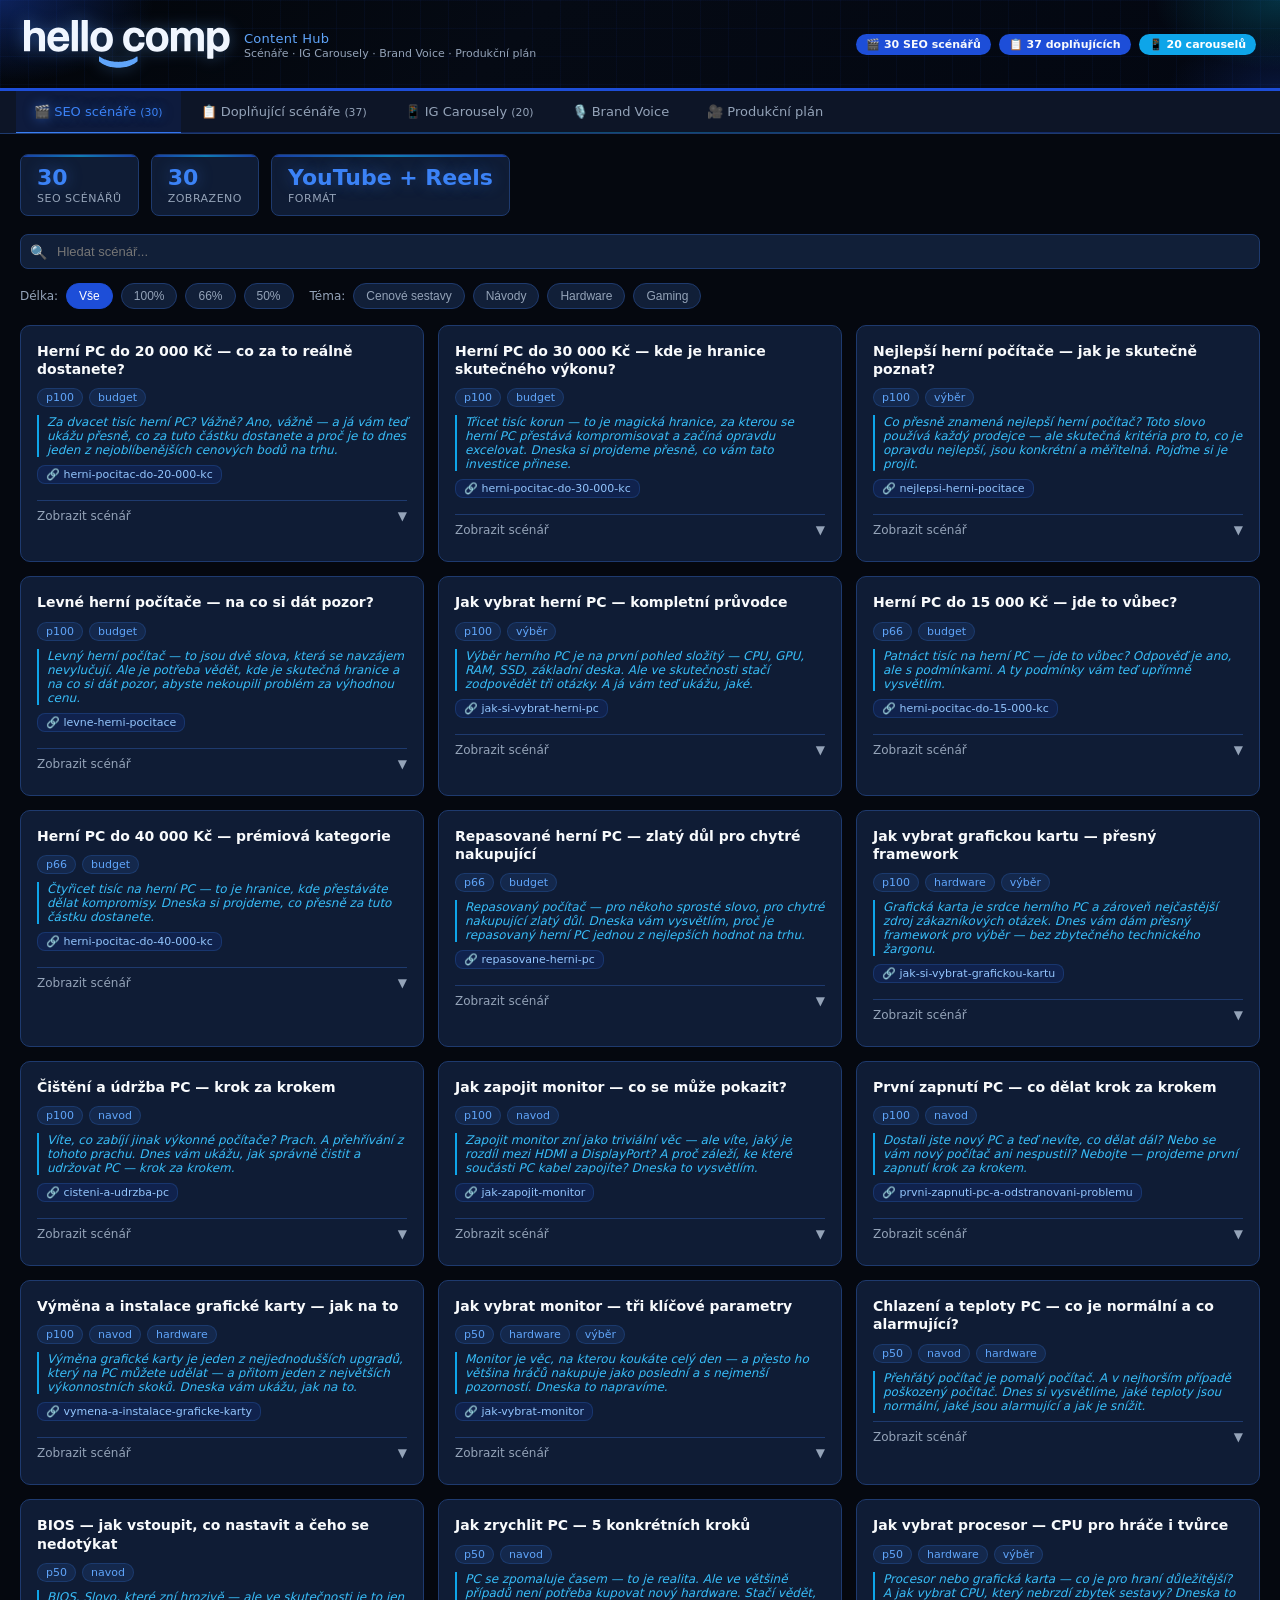
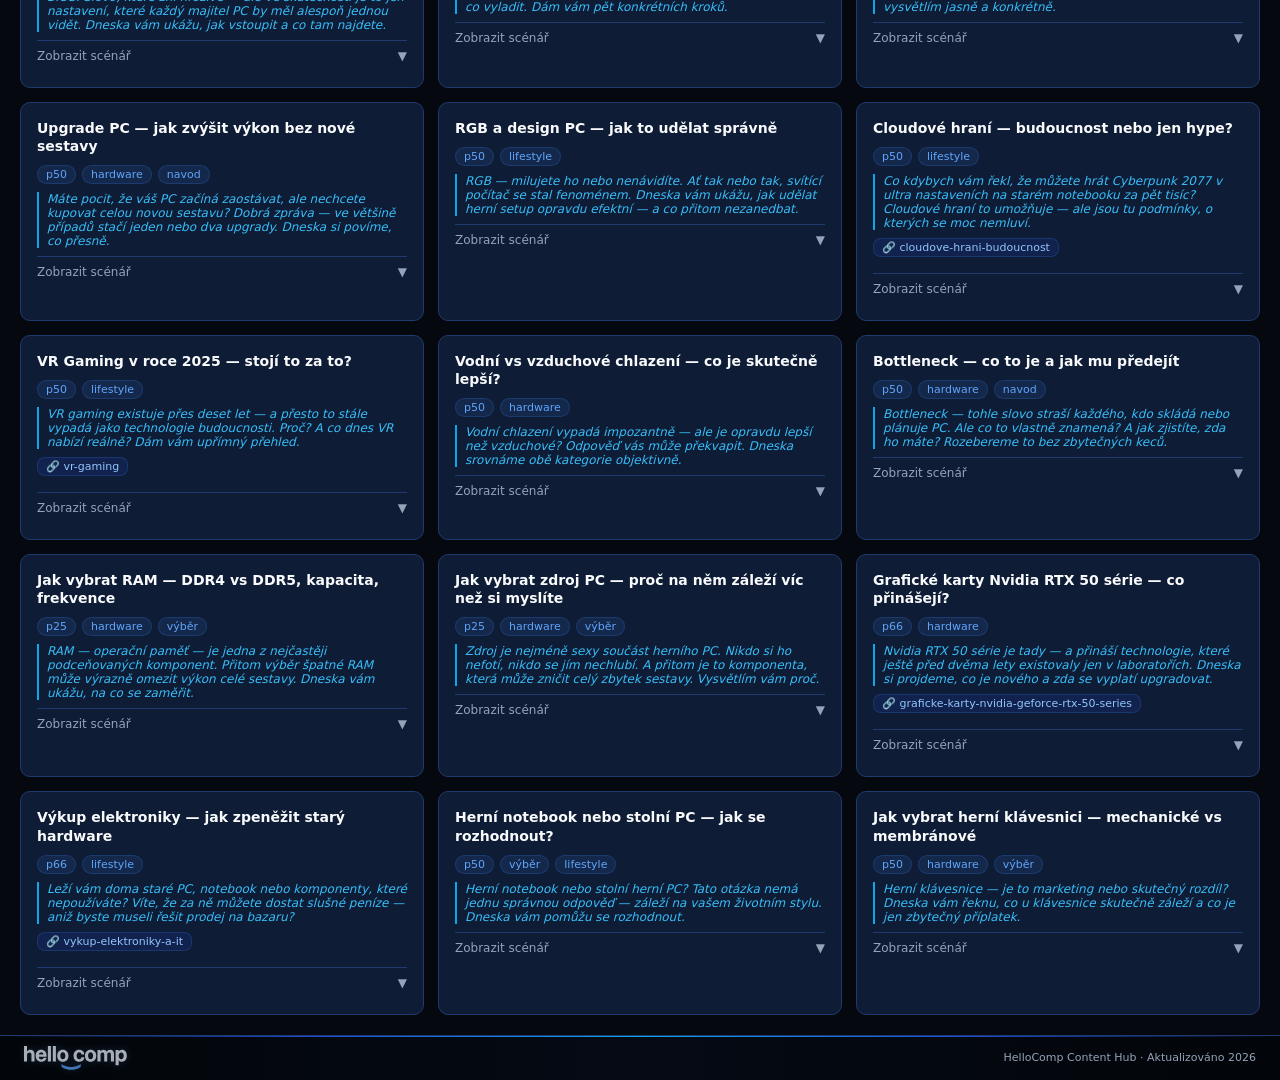
<file: HelloComp_Content_Hub.html>
<!DOCTYPE html>
<html lang="cs">
<head>
<meta charset="UTF-8">
<meta name="viewport" content="width=device-width,initial-scale=1">
<title>HelloComp Content Hub</title>
<style>
*{box-sizing:border-box;margin:0;padding:0}
:root{
  --bg:#05080f;--bg2:#0d1527;--bg3:#111f38;--card:#0f1c35;
  --border:#1e3a6e;--blue:#1d4ed8;--blue2:#3b82f6;--blue3:#60a5fa;--blue4:#93c5fd;
  --cyan:#0ea5e9;--cyan2:#38bdf8;--text:#e2e8f0;--muted:#94a3b8;--white:#f8fafc;
  --green:#22c55e;--yellow:#eab308;--red:#ef4444;--orange:#f97316;--purple:#a855f7;
}
body{background:var(--bg);color:var(--text);font-family:'Segoe UI',system-ui,sans-serif;font-size:14px;min-height:100vh}

/* HEADER */
.hdr{background:linear-gradient(135deg,#0a1628 0%,#0d1f3c 50%,#0a1628 100%);border-bottom:2px solid var(--blue);padding:20px 24px;display:flex;align-items:center;gap:16px}
.hdr-logo{display:flex;align-items:center;gap:12px}
.hdr-logo svg{width:32px;height:32px}
.hdr-title{font-size:22px;font-weight:700;color:var(--white);letter-spacing:-0.3px}
.hdr-title span{color:var(--blue2)}
.hdr-sub{font-size:12px;color:var(--muted);margin-top:2px}
.hdr-badges{margin-left:auto;display:flex;gap:8px;flex-wrap:wrap}
.badge{background:var(--blue);color:var(--white);padding:4px 10px;border-radius:20px;font-size:11px;font-weight:600}
.badge.cyan{background:var(--cyan);color:#fff}

/* TABS */
.tabs{background:var(--bg2);border-bottom:1px solid var(--border);display:flex;padding:0 16px;overflow-x:auto;gap:2px}
.tab{padding:13px 18px;cursor:pointer;color:var(--muted);border-bottom:2px solid transparent;white-space:nowrap;font-size:13px;font-weight:500;transition:all .15s;margin-bottom:-1px}
.tab:hover{color:var(--blue3)}
.tab.active{color:var(--blue2);border-color:var(--blue2);background:rgba(59,130,246,.08)}

/* PANELS */
.panel{display:none;padding:20px}
.panel.active{display:block}

/* STATS */
.stats{display:flex;gap:12px;margin-bottom:18px;flex-wrap:wrap}
.stat{background:var(--card);border:1px solid var(--border);border-radius:8px;padding:10px 16px;display:flex;flex-direction:column;gap:2px}
.stat-n{font-size:22px;font-weight:700;color:var(--blue2)}
.stat-l{font-size:11px;color:var(--muted);text-transform:uppercase;letter-spacing:.5px}

/* FILTER */
.fbar{display:flex;gap:8px;margin-bottom:16px;flex-wrap:wrap;align-items:center}
.fbar span{color:var(--muted);font-size:12px}
.fbtn{background:var(--bg3);border:1px solid var(--border);color:var(--muted);padding:5px 12px;border-radius:20px;cursor:pointer;font-size:12px;transition:all .15s}
.fbtn:hover,.fbtn.on{background:var(--blue);border-color:var(--blue);color:#fff}
.fbtn.fv1.on{background:#7c3aed;border-color:#7c3aed}
.fbtn.fv2.on{background:#0891b2;border-color:#0891b2}

/* SEARCH */
.search-wrap{margin-bottom:14px;position:relative}
.search-wrap input{width:100%;background:var(--bg3);border:1px solid var(--border);color:var(--text);padding:9px 14px 9px 36px;border-radius:8px;font-size:13px;outline:none}
.search-wrap input:focus{border-color:var(--blue2)}
.search-wrap::before{content:'🔍';position:absolute;left:10px;top:50%;transform:translateY(-50%);font-size:14px}

/* WAVE BADGES */
.wave-v1{display:inline-flex;align-items:center;gap:3px;padding:2px 8px;border-radius:10px;font-size:10px;font-weight:700;letter-spacing:.5px;text-transform:uppercase;background:rgba(124,58,237,.18);color:#c4b5fd;border:1px solid rgba(124,58,237,.35)}
.wave-v2{display:inline-flex;align-items:center;gap:3px;padding:2px 8px;border-radius:10px;font-size:10px;font-weight:700;letter-spacing:.5px;text-transform:uppercase;background:rgba(8,145,178,.18);color:var(--cyan2);border:1px solid rgba(8,145,178,.35)}

/* SCRIPT CARDS */
.grid{display:grid;grid-template-columns:repeat(auto-fill,minmax(340px,1fr));gap:14px}
.scard{background:var(--card);border:1px solid var(--border);border-radius:10px;padding:16px;transition:border-color .15s}
.scard:hover{border-color:var(--blue2)}
.scard-top{display:flex;justify-content:space-between;align-items:flex-start;gap:8px;margin-bottom:10px}
.scard-title{font-size:14px;font-weight:600;color:var(--white);line-height:1.3;flex:1}
.prio{padding:3px 8px;border-radius:12px;font-size:11px;font-weight:600;white-space:nowrap}
.p100{background:rgba(34,197,94,.15);color:var(--green);border:1px solid rgba(34,197,94,.3)}
.p66{background:rgba(234,179,8,.12);color:var(--yellow);border:1px solid rgba(234,179,8,.25)}
.p50{background:rgba(249,115,22,.12);color:var(--orange);border:1px solid rgba(249,115,22,.25)}
.p33{background:rgba(239,68,68,.12);color:var(--red);border:1px solid rgba(239,68,68,.25)}
.stags{display:flex;gap:6px;flex-wrap:wrap;margin-bottom:8px}
.stag{padding:2px 8px;border-radius:10px;font-size:11px;background:rgba(59,130,246,.12);color:var(--blue3);border:1px solid rgba(59,130,246,.2)}
.shook{font-size:12px;color:var(--cyan2);font-style:italic;margin-bottom:8px;border-left:2px solid var(--cyan);padding-left:8px}
.slink{display:inline-flex;align-items:center;gap:4px;font-size:11px;color:var(--blue4);text-decoration:none;background:rgba(29,78,216,.15);border:1px solid rgba(59,130,246,.2);padding:2px 8px;border-radius:8px;margin-bottom:8px}
.slink:hover{color:var(--blue2);border-color:var(--blue2)}
.acc-hdr{display:flex;justify-content:space-between;align-items:center;cursor:pointer;padding:8px 0;border-top:1px solid var(--border);margin-top:8px}
.acc-hdr span{font-size:12px;color:var(--muted)}
.acc-arr{font-size:14px;color:var(--muted);transition:transform .2s}
.acc-body{display:none;padding-top:8px}
.acc-body.open{display:block}
.acc-arr.open{transform:rotate(180deg)}
.field{margin-bottom:10px}
.field label{display:block;font-size:11px;color:var(--muted);text-transform:uppercase;letter-spacing:.5px;margin-bottom:3px}
.field p{font-size:13px;color:var(--text);line-height:1.55}
.cpbtn{margin-top:10px;background:var(--blue);color:#fff;border:none;padding:7px 14px;border-radius:6px;cursor:pointer;font-size:12px;font-weight:600;transition:background .15s;display:flex;align-items:center;gap:6px}
.cpbtn:hover{background:var(--blue2)}
.cpbtn.ok{background:#166534;color:#bbf7d0}

/* CAROUSEL CARDS */
.cgrid{display:grid;grid-template-columns:repeat(auto-fill,minmax(360px,1fr));gap:14px}
.ccard{background:var(--card);border:1px solid var(--border);border-radius:10px;padding:16px}
.ccard.v1-card{border-left:3px solid #7c3aed}
.ccard.v2-card{border-left:3px solid var(--cyan)}
.ccard-top{display:flex;justify-content:space-between;align-items:flex-start;gap:8px;margin-bottom:8px}
.ccard-title{font-size:14px;font-weight:600;color:var(--white);flex:1;line-height:1.3}
.ccard-badges{display:flex;gap:5px;align-items:center;flex-shrink:0}
.ccard-type{padding:2px 8px;border-radius:10px;font-size:10px;font-weight:600;text-transform:uppercase;letter-spacing:.5px}
.ct-blog{background:rgba(59,130,246,.15);color:var(--blue3);border:1px solid rgba(59,130,246,.25)}
.ct-kat{background:rgba(14,165,233,.15);color:var(--cyan2);border:1px solid rgba(14,165,233,.25)}
.ct-orig{background:rgba(168,85,247,.15);color:#d8b4fe;border:1px solid rgba(168,85,247,.25)}
.chook{font-size:12px;color:var(--cyan2);font-style:italic;margin-bottom:8px;border-left:2px solid var(--cyan);padding-left:8px}
.clink-row{margin-bottom:10px}
.slides-wrap{display:flex;flex-direction:column;gap:6px}
.slide{background:var(--bg3);border:1px solid var(--border);border-radius:7px;overflow:hidden}
.slide-hdr{display:flex;justify-content:space-between;align-items:center;padding:7px 10px;cursor:pointer}
.slide-num{font-size:11px;color:var(--muted);background:rgba(59,130,246,.15);padding:1px 7px;border-radius:8px;border:1px solid var(--border)}
.slide-head{font-size:12px;font-weight:600;color:var(--blue3);flex:1;margin:0 8px;overflow:hidden;text-overflow:ellipsis;white-space:nowrap}
.slide-arr{font-size:12px;color:var(--muted);transition:transform .2s;flex-shrink:0}
.slide-arr.open{transform:rotate(180deg)}
.slide-body{display:none;padding:0 10px 10px}
.slide-body.open{display:block}
.slide-headline{font-size:13px;font-weight:600;color:var(--white);white-space:pre-line;margin-bottom:6px;line-height:1.4}
.slide-text{font-size:12px;color:var(--text);line-height:1.55}
.cpslide{margin-top:6px;background:var(--bg2);border:1px solid var(--border);color:var(--blue3);padding:4px 10px;border-radius:5px;cursor:pointer;font-size:11px;transition:all .15s}
.cpslide:hover{background:var(--blue);color:#fff;border-color:var(--blue)}
.cpslide.ok{background:#166534;color:#bbf7d0;border-color:#166534}

/* BRAND */
.bsec{background:var(--card);border:1px solid var(--border);border-radius:10px;padding:20px;margin-bottom:14px}
.bsec h2{font-size:16px;font-weight:700;color:var(--white);margin-bottom:4px}
.bsec h3{font-size:13px;font-weight:600;color:var(--blue3);margin:12px 0 6px;text-transform:uppercase;letter-spacing:.5px}
.bsec p,.bsec li{font-size:13px;color:var(--text);line-height:1.6;margin-bottom:4px}
.bsec ul{padding-left:16px}
.bsec .sub{font-size:12px;color:var(--muted);margin-bottom:12px}
.attr-grid{display:grid;grid-template-columns:repeat(auto-fill,minmax(300px,1fr));gap:12px;margin-top:10px}
.attr-card{background:var(--bg3);border:1px solid var(--border);border-radius:8px;padding:14px}
.attr-name{font-size:14px;font-weight:700;color:var(--white);margin-bottom:4px}
.attr-level{display:inline-block;padding:2px 8px;border-radius:10px;font-size:11px;margin-bottom:8px}
.conf-high{background:rgba(34,197,94,.12);color:var(--green);border:1px solid rgba(34,197,94,.25)}
.conf-med{background:rgba(234,179,8,.12);color:var(--yellow);border:1px solid rgba(234,179,8,.25)}
.tone-table{width:100%;border-collapse:collapse;margin-top:8px;font-size:12px}
.tone-table th{background:var(--bg3);color:var(--blue3);padding:8px;text-align:left;border:1px solid var(--border);font-size:11px;text-transform:uppercase;letter-spacing:.4px}
.tone-table td{padding:7px 8px;border:1px solid var(--border);color:var(--text);vertical-align:top}
.term-grid{display:grid;grid-template-columns:1fr 1fr;gap:10px;margin-top:8px}
.term-box{background:var(--bg3);border:1px solid var(--border);border-radius:7px;padding:12px}
.term-box h4{font-size:11px;text-transform:uppercase;letter-spacing:.5px;margin-bottom:6px;padding-bottom:4px;border-bottom:1px solid var(--border)}
.term-box.do h4{color:var(--green)}
.term-box.dont h4{color:var(--red)}
.term-box span{display:inline-block;padding:2px 8px;border-radius:10px;font-size:11px;margin:2px}
.term-box.do span{background:rgba(34,197,94,.1);color:var(--green);border:1px solid rgba(34,197,94,.2)}
.term-box.dont span{background:rgba(239,68,68,.08);color:#fca5a5;border:1px solid rgba(239,68,68,.2)}
.vs-table{width:100%;border-collapse:collapse;font-size:12px;margin-top:8px}
.vs-table th{background:var(--bg3);padding:8px;text-align:left;border:1px solid var(--border);color:var(--blue3);font-size:11px}
.vs-table td{padding:7px 8px;border:1px solid var(--border);color:var(--text)}
.vs-table tr:nth-child(even) td{background:rgba(255,255,255,.02)}

/* PRODUCTION */
.pp-grid{display:grid;grid-template-columns:repeat(auto-fill,minmax(260px,1fr));gap:12px;margin-bottom:20px}
.pp-week{background:var(--card);border:1px solid var(--border);border-radius:10px;overflow:hidden}
.pp-week-hdr{background:linear-gradient(135deg,var(--blue) 0%,#1e40af 100%);padding:12px 14px}
.pp-week-hdr h3{color:#fff;font-size:13px;font-weight:700}
.pp-week-hdr p{color:#bfdbfe;font-size:11px;margin-top:2px}
.pp-week-body{padding:12px 14px;display:flex;flex-direction:column;gap:6px}
.pp-day{background:var(--bg3);border:1px solid var(--border);border-radius:6px;padding:8px 10px}
.pp-day-top{display:flex;justify-content:space-between;margin-bottom:3px}
.pp-day-name{font-size:11px;font-weight:600;color:var(--blue3);text-transform:uppercase;letter-spacing:.4px}
.pp-day-type{font-size:10px;color:var(--muted)}
.pp-day-task{font-size:12px;color:var(--text)}
.flow{background:var(--card);border:1px solid var(--border);border-radius:10px;padding:18px;margin-bottom:16px}
.flow h3{font-size:14px;font-weight:700;color:var(--white);margin-bottom:14px}
.flow-steps{display:flex;gap:0;flex-wrap:wrap}
.flow-step{flex:1;min-width:110px;text-align:center;position:relative;padding:0 4px}
.flow-step:not(:last-child)::after{content:'→';position:absolute;right:-8px;top:16px;color:var(--blue2);font-size:16px;font-weight:700}
.flow-step-num{width:34px;height:34px;border-radius:50%;background:var(--blue);color:#fff;font-size:14px;font-weight:700;display:flex;align-items:center;justify-content:center;margin:0 auto 6px}
.flow-step-name{font-size:11px;font-weight:600;color:var(--white)}
.flow-step-sub{font-size:10px;color:var(--muted);margin-top:2px}
.kpi-row{display:flex;gap:10px;flex-wrap:wrap;margin-bottom:16px}
.kpi{background:var(--card);border:1px solid var(--border);border-radius:8px;padding:12px 16px;flex:1;min-width:130px}
.kpi-n{font-size:24px;font-weight:700;color:var(--blue2)}
.kpi-l{font-size:11px;color:var(--muted);margin-top:2px}
.tip-list{background:var(--card);border:1px solid var(--border);border-radius:10px;padding:16px;margin-bottom:14px}
.tip-list h3{font-size:13px;font-weight:700;color:var(--white);margin-bottom:10px}
.tip-list li{color:var(--text);font-size:13px;margin-bottom:5px;line-height:1.55;padding-left:4px}

/* WAVE LEGEND */
.wave-legend{display:flex;gap:12px;align-items:center;margin-bottom:14px;padding:10px 14px;background:var(--card);border:1px solid var(--border);border-radius:8px;flex-wrap:wrap}
.wave-legend span{font-size:12px;color:var(--muted)}
.wl-item{display:flex;align-items:center;gap:6px;font-size:12px;color:var(--text)}
.wl-bar{width:12px;height:28px;border-radius:3px}
.wl-v1{background:#7c3aed}
.wl-v2{background:var(--cyan)}

@media(max-width:600px){.grid,.cgrid{grid-template-columns:1fr}.pp-grid{grid-template-columns:1fr}.flow-steps{gap:8px}.flow-step:not(:last-child)::after{display:none}.term-grid{grid-template-columns:1fr}}


/* ═══ TAB 3 SPLIT PANEL ═══ */
.p3-split{display:flex;gap:16px;align-items:flex-start;min-height:80vh}
.p3-left{flex:1;min-width:0;overflow-y:auto;max-height:calc(100vh - 190px);padding-right:4px}
.p3-right{width:400px;flex-shrink:0;position:sticky;top:0;}

/* Canvas preview panel */
.cvs-panel{background:var(--bg2);border:1px solid var(--border);border-radius:12px;overflow:hidden;display:flex;flex-direction:column}
.cvs-phdr{padding:11px 14px;border-bottom:1px solid var(--border);display:flex;align-items:center;gap:8px;flex-shrink:0}
.cvs-phdr-title{font-size:12px;font-weight:600;color:var(--white);flex:1;min-width:0;overflow:hidden;text-overflow:ellipsis;white-space:nowrap}
.cvs-empty{display:flex;flex-direction:column;align-items:center;justify-content:center;min-height:260px;color:var(--muted);font-size:12px;gap:8px}
.cvs-wrap{display:flex;justify-content:center;align-items:center;padding:12px;background:var(--bg);min-height:220px}
.cvs-nav{display:flex;align-items:center;justify-content:center;gap:8px;padding:8px 14px;border-top:1px solid var(--border)}
.cvs-nav-btn{background:var(--bg3);border:1px solid var(--border);color:var(--text);width:28px;height:28px;border-radius:6px;cursor:pointer;font-size:14px;display:flex;align-items:center;justify-content:center;transition:all .12s}
.cvs-nav-btn:hover:not(:disabled){background:var(--blue);border-color:var(--blue);color:#fff}
.cvs-nav-btn:disabled{opacity:.3;cursor:default}
.cvs-ind{font-size:12px;color:var(--text);font-weight:600;min-width:40px;text-align:center}
.cvs-dots2{display:flex;gap:4px;align-items:center;margin:0 4px}
.cvs-dot2{width:6px;height:6px;border-radius:50%;background:var(--border);cursor:pointer;transition:all .12s}
.cvs-dot2.on{background:var(--blue2);width:16px;border-radius:3px}
.cvs-export{display:flex;gap:6px;padding:8px 14px;border-top:1px solid var(--border);flex-shrink:0}
.cvs-btn{flex:1;padding:7px 10px;border-radius:6px;cursor:pointer;font-size:11px;font-weight:600;border:none;transition:all .15s;display:flex;align-items:center;justify-content:center;gap:4px}
.cvs-btn.pri{background:var(--blue);color:#fff}
.cvs-btn.pri:hover{background:var(--blue2)}
.cvs-btn.sec{background:var(--bg3);color:var(--text);border:1px solid var(--border)}
.cvs-btn.sec:hover{background:var(--border)}
.cvs-prog{font-size:10px;color:var(--muted);text-align:center;padding:0 14px 6px;min-height:14px}

/* Carousel cards — pro version */
.ccard{background:var(--card);border:1px solid var(--border);border-radius:10px;padding:14px;transition:border-color .15s,box-shadow .15s;cursor:pointer}
.ccard:hover{border-color:var(--blue3)}
.ccard.selected{border-color:var(--blue2);box-shadow:0 0 0 2px rgba(29,78,216,0.25),0 4px 16px rgba(29,78,216,0.12)}
.ccard.v1-card{border-left:3px solid #7c3aed}
.ccard.v2-card{border-left:3px solid var(--cyan)}
.wave-pill{display:inline-flex;align-items:center;gap:3px;padding:3px 10px;border-radius:20px;font-size:11px;font-weight:700;letter-spacing:.4px;text-transform:uppercase}
.wave-pill.v1{background:rgba(124,58,237,.2);color:#c4b5fd;border:1px solid rgba(124,58,237,.4)}
.wave-pill.v2{background:rgba(8,145,178,.2);color:var(--cyan2);border:1px solid rgba(8,145,178,.4)}
.ccard-meta{display:flex;align-items:center;gap:6px;flex-wrap:wrap;margin-bottom:6px}
.slide-count-pill{font-size:10px;color:var(--muted);background:var(--bg3);padding:2px 7px;border-radius:8px;border:1px solid var(--border)}
.cvs-open-btn{margin-left:auto;background:rgba(29,78,216,.15);border:1px solid rgba(59,130,246,.25);color:var(--blue3);font-size:10px;padding:3px 8px;border-radius:6px;cursor:pointer;font-weight:600;transition:all .12s;flex-shrink:0}
.cvs-open-btn:hover{background:var(--blue);color:#fff;border-color:var(--blue)}

/* ═══ BRAND / GAMING AESTHETIC ═══ */
/* PCB circuit SVG inline background for header */
.hdr{
  background:
    linear-gradient(135deg,#020509 0%,#050a14 40%,#030711 100%);
  border-bottom:3px solid var(--blue);
  position:relative;
  overflow:hidden;
}
/* PCB grid overlay on header */
.hdr::before{
  content:'';
  position:absolute;inset:0;
  background-image:
    linear-gradient(rgba(29,78,216,0.06) 1px,transparent 1px),
    linear-gradient(90deg,rgba(29,78,216,0.06) 1px,transparent 1px);
  background-size:28px 28px;
  pointer-events:none;
}
/* LED corner glows */
.hdr::after{
  content:'';
  position:absolute;inset:0;
  background:
    radial-gradient(ellipse 220px 120px at 0% 0%,rgba(29,78,216,0.4) 0%,transparent 70%),
    radial-gradient(ellipse 180px 100px at 100% 0%,rgba(8,145,178,0.3) 0%,transparent 70%),
    radial-gradient(ellipse 160px 80px at 100% 100%,rgba(29,78,216,0.2) 0%,transparent 70%);
  pointer-events:none;
}
.hdr > *{position:relative;z-index:1;}

/* Real SVG logo via img */
.hdr-logo-img{height:48px;width:auto;display:block;filter:drop-shadow(0 0 8px rgba(96,165,250,0.4))}
.hdr-logo-text{display:none} /* hide old text title when logo shows */

/* Circuit trace separator under tabs */
.tabs{
  background:var(--bg2);
  border-bottom:1px solid var(--border);
  position:relative;
}
.tabs::after{
  content:'';
  position:absolute;
  bottom:0;left:0;right:0;height:1px;
  background:linear-gradient(90deg,
    transparent 0%, var(--blue) 20%, var(--cyan) 50%, var(--blue) 80%, transparent 100%);
  opacity:0.4;
}

/* gaming glow on active tab */
.tab.active{
  color:var(--blue2);
  border-color:var(--blue2);
  background:rgba(29,78,216,0.12);
  text-shadow:0 0 12px rgba(59,130,246,0.5);
}

/* PCB corner accent on stat cards */
.stat{
  background:var(--card);
  border:1px solid var(--border);
  border-radius:8px;
  position:relative;
  overflow:hidden;
}
.stat::before{
  content:'';
  position:absolute;
  top:0;left:0;right:0;height:2px;
  background:linear-gradient(90deg,var(--blue),var(--cyan),var(--blue));
  opacity:0.7;
}

/* LED pulse on stat number */
.stat-n{
  font-size:22px;font-weight:700;
  color:var(--blue2);
  text-shadow:0 0 16px rgba(59,130,246,0.4);
}

/* Circuit trace accent on script cards hover */
.scard:hover,.ccard:hover{
  border-color:var(--blue2);
  box-shadow:0 0 0 1px rgba(29,78,216,0.3), 0 4px 16px rgba(29,78,216,0.15);
}

/* brand footer bar */
.brand-footer{
  background:linear-gradient(90deg,#020509,#050a14,#020509);
  border-top:1px solid var(--border);
  padding:10px 24px;
  display:flex;align-items:center;gap:12px;
  position:relative;overflow:hidden;
}
.brand-footer::before{
  content:'';
  position:absolute;top:0;left:0;right:0;height:1px;
  background:linear-gradient(90deg,transparent,var(--blue),var(--cyan),var(--blue),transparent);
}
.brand-footer img{height:24px;width:auto;opacity:0.7;filter:drop-shadow(0 0 4px rgba(96,165,250,0.3))}
.brand-footer span{font-size:11px;color:var(--muted);margin-left:auto}

</style>
</head>
<body>

<div class="hdr">
  <div class="hdr-logo" style="display:flex;align-items:center;gap:14px">
    <img src="[data-uri]" alt="HelloComp" class="hdr-logo-img">
    <div>
      <div class="hdr-sub" style="font-size:13px;color:var(--blue3);font-weight:500;letter-spacing:.3px">Content Hub</div>
      <div style="font-size:11px;color:var(--muted);margin-top:1px">Scénáře · IG Carousely · Brand Voice · Produkční plán</div>
    </div>
  </div>
  <div class="hdr-badges">
    <span class="badge">🎬 30 SEO scénářů</span>
    <span class="badge">📋 37 doplňujících</span>
    <span class="badge cyan">📱 20 carouselů</span>
  </div>
</div>

<div class="tabs">
  <div class="tab active" onclick="show(1)">🎬 SEO scénáře <small>(30)</small></div>
  <div class="tab" onclick="show(2)">📋 Doplňující scénáře <small>(37)</small></div>
  <div class="tab" onclick="show(3)">📱 IG Carousely <small>(20)</small></div>
  <div class="tab" onclick="show(4)">🎙️ Brand Voice</div>
  <div class="tab" onclick="show(5)">🎥 Produkční plán</div>
</div>

<!-- TAB 1 -->
<div class="panel active" id="p1">
  <div class="stats">
    <div class="stat"><span class="stat-n">30</span><span class="stat-l">SEO scénářů</span></div>
    <div class="stat"><span class="stat-n" id="cnt1">30</span><span class="stat-l">zobrazeno</span></div>
    <div class="stat"><span class="stat-n">YouTube + Reels</span><span class="stat-l">Formát</span></div>
  </div>
  <div class="search-wrap"><input type="text" placeholder="Hledat scénář..." oninput="flt(1,null,this)"></div>
  <div class="fbar">
    <span>Délka:</span>
    <button class="fbtn on" onclick="flt(1,'all',this)">Vše</button>
    <button class="fbtn" onclick="flt(1,'100%',this)">100%</button>
    <button class="fbtn" onclick="flt(1,'66%',this)">66%</button>
    <button class="fbtn" onclick="flt(1,'50%',this)">50%</button>
    <span style="margin-left:8px">Téma:</span>
    <button class="fbtn" onclick="flt(1,'Cenové sestavy',this)">Cenové sestavy</button>
    <button class="fbtn" onclick="flt(1,'Návody',this)">Návody</button>
    <button class="fbtn" onclick="flt(1,'Hardware',this)">Hardware</button>
    <button class="fbtn" onclick="flt(1,'Gaming',this)">Gaming</button>
  </div>
  <div class="grid" id="g1"></div>
</div>

<!-- TAB 2 -->
<div class="panel" id="p2">
  <div class="stats">
    <div class="stat"><span class="stat-n">37</span><span class="stat-l">Doplňující scénáře</span></div>
    <div class="stat"><span class="stat-n" id="cnt2">37</span><span class="stat-l">zobrazeno</span></div>
    <div class="stat"><span class="stat-n">22 orig + 15 nových</span><span class="stat-l">s cross-linky na blog</span></div>
  </div>
  <div class="search-wrap"><input type="text" placeholder="Hledat scénář..." oninput="flt(2,null,this)"></div>
  <div class="fbar">
    <span>Délka:</span>
    <button class="fbtn on" onclick="flt(2,'all',this)">Vše</button>
    <button class="fbtn" onclick="flt(2,'100%',this)">100%</button>
    <button class="fbtn" onclick="flt(2,'66%',this)">66%</button>
    <button class="fbtn" onclick="flt(2,'50%',this)">50%</button>
    <button class="fbtn" onclick="flt(2,'33%',this)">33%</button>
    <span style="margin-left:8px">Téma:</span>
    <button class="fbtn" onclick="flt(2,'Hry',this)">Hry</button>
    <button class="fbtn" onclick="flt(2,'Hardware',this)">Hardware</button>
    <button class="fbtn" onclick="flt(2,'Sestavy',this)">Sestavy</button>
    <button class="fbtn" onclick="flt(2,'Návody',this)">Návody</button>
    <button class="fbtn" onclick="flt(2,'Periferie',this)">Periferie</button>
    <button class="fbtn" onclick="flt(2,'Srovnání',this)">Srovnání</button>
  </div>
  <div class="grid" id="g2"></div>
</div>

<!-- TAB 3 — CAROUSELY S WAVE TAGEM -->
<div class="panel" id="p3">
  <div class="stats">
    <div class="stat"><span class="stat-n">20</span><span class="stat-l">IG Carouselů celkem</span></div>
    <div class="stat"><span class="stat-n" id="cntCar">20</span><span class="stat-l">zobrazeno</span></div>
    <div class="stat"><span class="stat-n" style="color:#c4b5fd">10 × v1</span><span class="stat-l">první vlna</span></div>
    <div class="stat"><span class="stat-n" style="color:var(--cyan2)">10 × v2</span><span class="stat-l">druhá vlna + cross-linky</span></div>
  </div>

  <div class="wave-legend">
    <span>Vlny:</span>
    <div class="wl-item"><div class="wl-bar wl-v1"></div><strong>v1</strong> — původní carousely (standalone, bez URL)</div>
    <div class="wl-item"><div class="wl-bar wl-v2"></div><strong>v2</strong> — nové carousely napojené na blog/kategorie</div>
  </div>

  <div class="fbar">
    <span>Vlna:</span>
    <button class="fbtn on" onclick="fltCar('all','wave',this)">Vše</button>
    <button class="fbtn fv1" onclick="fltCar('v1','wave',this)">🟣 v1 (10)</button>
    <button class="fbtn fv2" onclick="fltCar('v2','wave',this)">🔵 v2 (10)</button>
    <span style="margin-left:8px">Typ:</span>
    <button class="fbtn on" onclick="fltCar('all','type',this)" id="typAll">Vše</button>
    <button class="fbtn" onclick="fltCar('Blog','type',this)">Blog</button>
    <button class="fbtn" onclick="fltCar('Kategorie','type',this)">Kategorie</button>
    <button class="fbtn" onclick="fltCar('Původní','type',this)">Původní</button>
  </div>

  <div class="p3-split">
    <div class="p3-left">
      <div class="cgrid" id="cg" style="grid-template-columns:1fr;gap:10px"></div>
    </div>
    <div class="p3-right">
      <div class="cvs-panel" id="cvsPanel">
        <div class="cvs-phdr">
          <span style="font-size:16px">📱</span>
          <span class="cvs-phdr-title" id="cvsPTitle">Klikni na carousel →</span>
        </div>
        <div id="cvsBody">
          <div class="cvs-empty">
            <span style="font-size:28px">🖼️</span>
            <span>Vyber carousel vlevo</span>
            <span style="font-size:10px;opacity:.6">Náhled + PNG export pro Instagram</span>
          </div>
        </div>
      </div>
    </div>
  </div>
</div>

<!-- TAB 4 -->
<div class="panel" id="p4" style="max-width:900px">
  <div id="brand-content"></div>
</div>

<!-- TAB 5 -->
<div class="panel" id="p5" style="max-width:900px">
  <div id="prod-content"></div>
</div>

<script>
var D1=[{"title": "Herní PC do 20 000 Kč — co za to reálně dostanete?", "priority": "p100", "priorityLabel": "100 %", "tags": ["p100", "budget"], "seoUrl": "https://www.hellocomp.cz/herni-pocitac-do-20-000-kc/", "seoLabel": "hellocomp.cz/herni-pocitac-do-20-000-kc/", "hook": "Za dvacet tisíc herní PC? Vážně? Ano, vážně — a já vám teď ukážu přesně, co za tuto částku dostanete a proč je to dnes jeden z nejoblíbenějších cenových bodů na trhu.", "body": "Začněme realitou. Herní PC do 20 000 Kč v dnešní době zvládne naprostou většinu her na středních až vysokých nastaveních při Full HD rozlišení. To není marketingový tah — to jsou čísla z benchmarků.\n\nKonkrétně mluvíme o procesorech jako AMD Ryzen 5 7600 nebo Intel Core i5-13400, které v kombinaci s grafikou Radeon RX 7600 nebo GeForce RTX 4060 dávají herní výkon, který ještě před třemi lety stál dvojnásobek.\n\nDůležité je ale vědět, co v té ceně dostanete a co ne. Dostanete solidní procesor, dostatek RAM — ideálně 16 GB DDR5 — a rychlý NVMe SSD. Co obvykle není součástí takové sestavy? Monitor, klávesnice, myš — ty jsou nad rámec tohoto rozpočtu.\n\nDalším klíčovým faktorem je kvalita PC skříně a zdroje. U levnějších sestav se někdy šetří právě tam — a to může mít přímý dopad na životnost celého počítače. Proto doporučuji kupovat u ověřených prodejců, kteří sestavy staví sami a ručí za každou komponentu.\n\nMy v HelloComp každou sestavu testujeme ještě před odesláním — dostanete PC, který funguje od první minuty, bez nutnosti cokoliv doinstalovat nebo nastavovat.", "cta": "Napište do komentářů, jaké hry hodláte hrát — rád vám doporučím, která sestava v tomto rozpočtu bude pro vás ta nejlepší. Odkaz na aktuální nabídku je v popisu.", "url": "https://www.hellocomp.cz/herni-pocitac-do-20-000-kc/"}, {"title": "Herní PC do 30 000 Kč — kde je hranice skutečného výkonu?", "priority": "p100", "priorityLabel": "100 %", "tags": ["p100", "budget"], "seoUrl": "https://www.hellocomp.cz/herni-pocitac-do-30-000-kc/", "seoLabel": "hellocomp.cz/herni-pocitac-do-30-000-kc/", "hook": "Třicet tisíc korun — to je magická hranice, za kterou se herní PC přestává kompromisovat a začíná opravdu excelovat. Dneska si projdeme přesně, co vám tato investice přinese.", "body": "Za 30 000 korun vstupujete do kategorie, kde už opravdu nemusíte nic řešit. Procesory třídy Ryzen 7 7700 nebo Intel Core i7-13700 v kombinaci s grafikou RTX 4070 nebo RX 7700 XT vám umožní hrát na vysokých nebo ultra nastaveních v rozlišení 1440p.\n\nA 1440p je dnes zlatý střed — krásný obraz, rozumné nároky na GPU, výborný poměr cena-výkon. Ani 4K s jeho přehnanými nároky, ani Full HD, kde výkon přebývá.\n\nVe 30 000 korunách je navíc prostor na 32 GB DDR5 RAM. To je budoucnost — nové hry jako Hogwarts Legacy nebo Alan Wake 2 rádi spotřebují přes 20 GB při modování nebo vysoké kvalitě textur.\n\nDostanete také větší NVMe SSD — ideálně 1 TB — takže se nebudete muset rozhodovat, co nainstalovat a co smazat. A solidní PC skříň s dobrým airflow, která udrží celou sestavu v teplotně přijatelném režimu i při delším herním sezení.\n\nV HelloComp si sestavy za tuto cenu sami konfigurujeme a testujeme tak, aby vám vydržely klidně 5 až 7 let bez nutnosti výraznějšího upgradu.", "cta": "Máte dotaz na konkrétní hru nebo využití? Napište do komentářů nebo nám zavolejte — rádi vám doporučíme přesnou konfiguraci. Odkaz na aktuální nabídku najdete v popisu.", "url": "https://www.hellocomp.cz/herni-pocitac-do-30-000-kc/"}, {"title": "Nejlepší herní počítače — jak je skutečně poznat?", "priority": "p100", "priorityLabel": "100 %", "tags": ["p100", "výběr"], "seoUrl": "https://www.hellocomp.cz/nejlepsi-herni-pocitace/", "seoLabel": "hellocomp.cz/nejlepsi-herni-pocitace/", "hook": "Co přesně znamená nejlepší herní počítač? Toto slovo používá každý prodejce — ale skutečná kritéria pro to, co je opravdu nejlepší, jsou konkrétní a měřitelná. Pojďme si je projít.", "body": "Nejlepší herní PC není nutně to nejdražší. Nejlepší herní PC je takové, které maximálně naplňuje vaše konkrétní potřeby za co nejrozumnější cenu. A proto vám dám tři kritéria, podle kterých nejlepší sestavy skutečně posuzuji.\n\nZa prvé — výkon v cílových hrách a rozlišení. Pokud hrajete převážně esport tituly jako CS2, Valorant nebo League of Legends, nepotřebujete RTX 4090. Potřebujete procesor s vysokou frekvencí jádra a 144Hz nebo 240Hz monitor. Pokud hrajete AAA hry v 4K, potřebujete GPU z vyšší třídy.\n\nZa druhé — životnost sestavy. Nejlepší herní PC je takové, které za 4 roky nepotřebuje kompletní výměnu, ale jen případný upgrade GPU. To znamená dostatek RAM, dobrý zdroj s rezervou a budoucnostně odolná platforma — například AMD AM5, která bude podporována minimálně do roku 2027.\n\nZa třetí — podpora a záruka. Zárukou 3 roky a servisem v případě problémů se liší skutečný výrobce sestav od překupníka. V HelloComp každý PC sestavujeme a testujeme ručně — a to je důvod, proč nám zákazníci věří.\n\nPřehled aktuálně nejlépe hodnocených herních sestav najdete v odkazu v popisu.", "cta": "Napište do komentářů svůj budget a já nebo někdo z týmu vám doporučíme konkrétní model, který pro vás bude skutečně nejlepší.", "url": "https://www.hellocomp.cz/nejlepsi-herni-pocitace/"}, {"title": "Levné herní počítače — na co si dát pozor?", "priority": "p100", "priorityLabel": "100 %", "tags": ["p100", "budget"], "seoUrl": "https://www.hellocomp.cz/levne-herni-pocitace/", "seoLabel": "hellocomp.cz/levne-herni-pocitace/", "hook": "Levný herní počítač — to jsou dvě slova, která se navzájem nevylučují. Ale je potřeba vědět, kde je skutečná hranice a na co si dát pozor, abyste nekoupili problém za výhodnou cenu.", "body": "Tady jde v první řadě o definici pojmu levný. V kontextu herních PC dnes mluvíme o cenách do 15 až 20 tisíc korun. Za tuto částku dostanete funkční herní sestavu — ale musíte vědět, co v ceně je a co není.\n\nCo by levný herní PC měl rozhodně obsahovat: alespoň 16 GB RAM, SSD jako systémový disk — žádné HDD na systém! — a GPU, které zvládne Full HD gaming na středních nastaveních.\n\nCo dělá levný PC špatnou koupí? Pochybné komponenty od neznámých výrobců, příliš slabý zdroj bez certifikace, nebo starý hardware vydávaný za nový. Dalším rizikem je nízká záruka nebo nulový servis po prodeji.\n\nKupovat levné herní PC od neznámého prodejce na bazaru bez záruky je ruleta. Třeba dostanete výhodný kus, třeba dostanete problém, který se projeví za tři měsíce.\n\nV HelloComp máme v nabídce repasované herní počítače — tedy ověřené zánovní sestavy s garancí funkčnosti a zárukou. To je chytrá cesta, jak dostat maximální výkon za nízkou cenu bez rizika.", "cta": "Byl váš první herní PC levná výhodná koupě, nebo jste si ho pořádně připlatili? Napište do komentářů — zajímá mě vaše zkušenost. Odkaz na naši nabídku levných herních PC je v popisu.", "url": "https://www.hellocomp.cz/levne-herni-pocitace/"}, {"title": "Jak vybrat herní PC — kompletní průvodce", "priority": "p100", "priorityLabel": "100 %", "tags": ["p100", "výběr"], "seoUrl": "https://www.hellocomp.cz/jak-si-vybrat-herni-pc/", "seoLabel": "hellocomp.cz/jak-si-vybrat-herni-pc/", "hook": "Výběr herního PC je na první pohled složitý — CPU, GPU, RAM, SSD, základní deska. Ale ve skutečnosti stačí zodpovědět tři otázky. A já vám teď ukážu, jaké.", "body": "Otázka číslo jedna: Co budete hrát? Různé hry kladou různé nároky na hardware. Pokud hrajete hlavně esport tituly — CS2, Valorant, Fortnite — klíčová je frekvence snímků za sekundu a rychlost procesoru. Pokud hrajete AAA single player hry — Cyberpunk, Red Dead, Hogwarts Legacy — klíčová je grafická karta.\n\nOtázka číslo dvě: V jakém rozlišení chcete hrát? Full HD 1080p je dnes stále nejrozšířenější a nejdostupnější. 1440p je prémiový standard s výborným poměrem cena-výkon. 4K je pro náročné a zároveň nejtěžší na hardware a peněženku.\n\nOtázka číslo tři: Jaký je váš rozpočet? A tady platí jednoduchá rovnice — čím více investujete, tím déle vám PC vydrží bez nutnosti upgradu. Za 20 tisíc dostanete solidní Full HD herní PC, za 30 tisíc pohodlné 1440p hraní, a za 40 tisíc i výš máte prostor pro 4K nebo vysokou snímkovou frekvenci.\n\nNa webu HelloComp jsme k tématu výběru herního PC napsali kompletní průvodce — odkaz je v popisu videa. A pokud chcete poradit osobně, zavolejte nebo napište — rádi vám pomůžeme vybrat přesně to, co potřebujete.", "cta": "Jaké hry hrajete nebo plánujete hrát? Napište mi do komentářů a já vám řeknu, co přesně hledat a jaký budget dává pro vás smysl.", "url": "https://www.hellocomp.cz/jak-si-vybrat-herni-pc/"}, {"title": "Herní PC do 15 000 Kč — jde to vůbec?", "priority": "p66", "priorityLabel": "66 %", "tags": ["p66", "budget"], "seoUrl": "https://www.hellocomp.cz/herni-pocitac-do-15-000-kc/", "seoLabel": "hellocomp.cz/herni-pocitac-do-15-000-kc/", "hook": "Patnáct tisíc na herní PC — jde to vůbec? Odpověď je ano, ale s podmínkami. A ty podmínky vám teď upřímně vysvětlím.", "body": "Herní PC do 15 000 Kč je na trhu nejnáročnější kategorie z pohledu výběru komponent. Tam kde za 20 tisíc máte větší prostor pro chybu, tady se každá koruna počítá.\n\nCo realisticky očekávat? AMD Ryzen 5 5600 nebo starší Intel i5 v kombinaci s grafikou Radeon RX 6600 nebo GeForce RTX 3060 — to je základ pro hraní ve Full HD na středních nastaveních. Počítejte s 16 GB DDR4 RAM a 512 GB SSD.\n\nCo naopak v tomto rozpočtu nedostanete? Vysoký framerate v nových AAA hrách na ultra nastaveních. 1440p gaming s plynulostí. A RGB belíčka po celé skříni — to je v tomto segmentu luxus.\n\nCo je ale klíčové: nekupujte herní PC do 15 000 od neznámých prodejců s pochybnou zárukou. Rozdíl mezi dobře složenou a špatně složenou sestavou za stejné peníze může být propastný.\n\nV HelloComp nabízíme repasované herní PC právě v tomto cenovém rozsahu — zánovní hardware, plně otestovaný, s certifikovanou zárukou. Odkaz najdete v popisu.", "cta": "Hrajete na PC do 15 000? Napište, co hrajete a jak jste spokojeni — rád se podělím o tipy na optimalizaci výkonu.", "url": "https://www.hellocomp.cz/herni-pocitac-do-15-000-kc/"}, {"title": "Herní PC do 40 000 Kč — prémiová kategorie", "priority": "p66", "priorityLabel": "66 %", "tags": ["p66", "budget"], "seoUrl": "https://www.hellocomp.cz/herni-pocitac-do-40-000-kc/", "seoLabel": "hellocomp.cz/herni-pocitac-do-40-000-kc/", "hook": "Čtyřicet tisíc na herní PC — to je hranice, kde přestáváte dělat kompromisy. Dneska si projdeme, co přesně za tuto částku dostanete.", "body": "Za 40 000 korun vstupujete do prémiové kategorie. Procesory jako Ryzen 9 7900X nebo Intel i9-13900K v kombinaci s RTX 4070 Ti nebo RX 7900 GRE vám umožní plynulé 1440p hraní s vysokým frameratem nebo 4K gaming s rozumnými nastaveními.\n\n32 GB DDR5 RAM je v tomto rozpočtu standard. 2 TB NVMe SSD je reálně dosažitelné. A navíc máte prostor na kvalitní vodní chlazení, které udrží teplotní výkon i při delším hraní nebo streamování.\n\nPC za 40 000 Kč by mělo vydržet bez upgradu klidně 6 až 8 let — samozřejmě záleží na tom, jak rychle se budou vyvíjet nároky nových her.\n\nJedním z klíčových tipů je toto: neinvestujte všechno do GPU a šetřete na zdroji. Levný zdroj je nejčastější příčina poruch v jinak výkonných sestavách. Kvalitní modulární zdroj od Seasonic nebo be quiet! se v tomto segmentu opravdu vyplatí.\n\nKonkrétní konfigurace herních PC v tomto cenové hladině najdete na webu HelloComp — odkaz je v popisu.", "cta": "Plánujete investici do PC za 40 tisíc? Napište mi, co od PC očekáváte — rád vám doporučím konkrétní konfiguraci na míru.", "url": "https://www.hellocomp.cz/herni-pocitac-do-40-000-kc/"}, {"title": "Repasované herní PC — zlatý důl pro chytré nakupující", "priority": "p66", "priorityLabel": "66 %", "tags": ["p66", "budget"], "seoUrl": "https://www.hellocomp.cz/repasovane-herni-pc/", "seoLabel": "hellocomp.cz/repasovane-herni-pc/", "hook": "Repasovaný počítač — pro někoho sprosté slovo, pro chytré nakupující zlatý důl. Dneska vám vysvětlím, proč je repasovaný herní PC jednou z nejlepších hodnot na trhu.", "body": "Repasovaný herní PC je takový, který byl vrácen, použit nebo sestaven ze zánovních komponent a prošel kompletní kontrolou, testováním a čištěním. Není to bazarový kus bez záruky — nebo alespoň by neměl být, pokud ho kupujete od seriózního prodejce.\n\nCo tím získáte? Ušetříte typicky 20 až 40 procent oproti nové sestavě stejného výkonu. To znamená, že za peníze, které byste dali za nový herní PC do 20 000 Kč, dostanete repasovaný PC v hodnotě 25 až 28 tisíc — tedy o generaci výkonnější hardware.\n\nKlíčové je ale vědět, na co se zaměřit: GPU a CPU musí mít prokázanou historii bez závad. Zdroj by měl být otestovaný na plnou zátěž. A záruční podmínky musí být jasně dány — ideálně písemně.\n\nV HelloComp nabízíme repasované herní PC s plnou zárukou a dokumentací všech komponent. Každý kus prochází naším technickým testováním a dostanete přesný přehled, co v sestavě je.", "cta": "Máte zkušenost s repasovaným PC? Nebo se ještě bojíte do toho jít? Napište mi — rád vaše obavy rozveji. Odkaz na aktuální nabídku je v popisu.", "url": "https://www.hellocomp.cz/repasovane-herni-pc/"}, {"title": "Jak vybrat grafickou kartu — přesný framework", "priority": "p100", "priorityLabel": "100 %", "tags": ["p100", "hardware", "výběr"], "seoUrl": "https://www.hellocomp.cz/jak-si-vybrat-grafickou-kartu/", "seoLabel": "hellocomp.cz/jak-si-vybrat-grafickou-kartu/", "hook": "Grafická karta je srdce herního PC a zároveň nejčastější zdroj zákazníkových otázek. Dnes vám dám přesný framework pro výběr — bez zbytečného technického žargonu.", "body": "Začněme nejdůležitějším parametrem: cílové rozlišení a framerate. Pro Full HD při 60 fps stačí RX 7600 nebo RTX 4060 — obě jsou skvělé volby do 10 tisíc korun. Pro 1440p při 60 až 144 fps se posouváme na RTX 4070 nebo RX 7700 XT. Pro 4K gaming nebo vysoký framerate v náročných hrách je potřeba RTX 4080 nebo RX 7900 XTX — a to jsou komponenty za 20 tisíc a výše.\n\nDruhý klíčový faktor je VRAM — množství paměti na kartě. Nové hry stále více požadují 12 GB a více VRAM, zvláště pokud hrajete na vysokých texturách nebo v rozlišení nad 1080p. Karty s 8 GB VRAM jsou dnes na hraně budoucnosti.\n\nTřetím faktorem je ekosystém — Nvidia nabízí lepší ray tracing a DLSS technologii pro umělé zvýšení frameratu. AMD má výhodnější ceny za raw výkon a dobrou rasterizaci. Pro hráče bez specifických požadavků je AMD velmi solidní volba.\n\nCo se týká nákupu: nekupujte těžené karty bez záruky a vždy ověřte, zda váš zdroj má dostatečný wattový výkon pro danou kartu.", "cta": "Na jaké hry a v jakém rozlišení hrajete? Napište mi do komentářů a já vám doporučím přesnou grafickou kartu pro váš případ.", "url": "https://www.hellocomp.cz/jak-si-vybrat-grafickou-kartu/"}, {"title": "Čištění a údržba PC — krok za krokem", "priority": "p100", "priorityLabel": "100 %", "tags": ["p100", "navod"], "seoUrl": "https://www.hellocomp.cz/cisteni-a-udrzba-pc/", "seoLabel": "hellocomp.cz/cisteni-a-udrzba-pc/", "hook": "Víte, co zabíjí jinak výkonné počítače? Prach. A přehřívání z tohoto prachu. Dnes vám ukážu, jak správně čistit a udržovat PC — krok za krokem.", "body": "PC by se měl čistit přibližně jednou za šest měsíců, v prašnějším prostředí každé tři měsíce. Čím déle čekáte, tím vyšší jsou teploty a tím vyšší riziko poškození komponent.\n\nCo budete potřebovat? Stlačený vzduch ve spreji — to je základ. Antistatický kartáček na jemné komponenty. A čistý hadřík na sklo a povrchy skříně.\n\nPostup je jednoduchý: odpojte počítač od proudu, otevřete skříň a použijte stlačený vzduch na ventilátory, radiátory a mezery mezi komponenty. Nezapomeňte na filtry — většina moderních skříní je má u čelního panelu a u zdroje. Ty vyjměte a vyčistěte pod tekoucí vodou.\n\nZvláštní pozornost věnujte CPU chladiči — tam se prach akumuluje nejvíce a teploty procesoru mohou kvůli tomu narůst o 10 až 20 stupňů.\n\nPo vyčistění zkontrolujte teploty při zátěži — ideálně pomocí HWiNFO nebo MSI Afterburner. CPU by neměl přesáhnout 85 stupňů při plné zátěži a GPU taktéž.\n\nZvažte také výměnu teplovodivé pasty na CPU — pasta stárne a po třech letech ztrácí účinnost. Výměna trvá 15 minut a může snížit teploty o 10 i více stupňů.", "cta": "Kdy jste naposledy čistili svůj PC? Napište do komentářů — tipuji, že většina přizná, že déle než rok. Kompletní návod je na webu HelloComp, odkaz v popisu.", "url": "https://www.hellocomp.cz/cisteni-a-udrzba-pc/"}, {"title": "Jak zapojit monitor — co se může pokazit?", "priority": "p100", "priorityLabel": "100 %", "tags": ["p100", "navod"], "seoUrl": "https://www.hellocomp.cz/jak-zapojit-monitor/", "seoLabel": "hellocomp.cz/jak-zapojit-monitor/", "hook": "Zapojit monitor zní jako triviální věc — ale víte, jaký je rozdíl mezi HDMI a DisplayPort? A proč záleží, ke které součásti PC kabel zapojíte? Dneska to vysvětlím.", "body": "První a nejdůležitější pravidlo: vždy zapojte monitor do grafické karty, ne do základní desky — pokud tedy máte dedikovanou grafiku. Základní deska sice také disponuje video výstupy, ale ty jsou napojeny na integrovanou grafiku procesoru, která je dramaticky slabší.\n\nPokud zapojíte monitor do základní desky s RTX 4070 v počítači, budete hrát na integrované grafice a ptát se, proč má PC takový výkon. Tato chyba je překvapivě velmi častá.\n\nDruhé důležité téma: HDMI versus DisplayPort. Pro hráče je DisplayPort preferovaná volba — podporuje vyšší obnovovací frekvence jako 144 Hz, 165 Hz nebo 240 Hz bez kompromisů.\n\nStarší verze HDMI 1.4 nebo 2.0 jsou omezené. Pokud máte 144Hz monitor a používáte HDMI 1.4, pravděpodobně hrajete jen na 60 Hz bez toho, aniž byste o tom věděli. Zkontrolujte specifikace kabelu i monitoru.\n\nPo zapojení ujistěte se ve Windows, že máte nastaveno nativní rozlišení monitoru a správnou obnovovací frekvenci. Nastavení → Zobrazení → Rozšířená nastavení zobrazení.", "cta": "Nevíte si rady s nastavením monitoru nebo jste narazili na problém? Napište do komentářů nebo na náš web — rádi poradíme. Odkaz v popisu.", "url": "https://www.hellocomp.cz/jak-zapojit-monitor/"}, {"title": "První zapnutí PC — co dělat krok za krokem", "priority": "p100", "priorityLabel": "100 %", "tags": ["p100", "navod"], "seoUrl": "https://www.hellocomp.cz/prvni-zapnuti-pc-a-odstranovani-problemu/", "seoLabel": "hellocomp.cz/prvni-zapnuti-pc-a-odstranovani-problemu/", "hook": "Dostali jste nový PC a teď nevíte, co dělat dál? Nebo se vám nový počítač ani nespustil? Nebojte — projdeme první zapnutí krok za krokem.", "body": "Po zapnutí nového PC vás přivítá buď rovnou Windows, nebo průvodce nastavením — záleží, zda byl operační systém předinstalován. V HelloComp dodáváme PC s předinstalovaným Windows, takže první věc, kterou uvidíte, je průvodce nastavením.\n\nProjde vás nastavením jazyka, připojením k síti a přihlášením nebo vytvořením Microsoft účtu. Doporučuji zvážit lokální účet, pokud nechcete mít data synchronizována s Microsoftem.\n\nPo přihlášení proveďte Windows Update — přejděte do Nastavení, Windows Update a nainstalujte všechny dostupné aktualizace. Poté nainstalujte ovladače grafické karty — přímo z webu Nvidia nebo AMD, ne z Windows Update. Správné ovladače jsou klíčové pro výkon ve hrách.\n\nPokud se PC při prvním zapnutí ani nespustí: zkontrolujte, zda je kabel pevně zapojen a zda svítí indikátor napájení na zdroji. Nejčastější příčinou problémů je uvolněný RAM modul nebo nezapojený 8-pinový napájecí konektor CPU.\n\nPokud PC pípá při startu — počet pípnutí je chybový kód. Vygooglujte kód ve formátu \"BIOS beep code\" spolu s výrobcem vaší základní desky.", "cta": "Měli jste problém s prvním zapnutím nového PC? Napište nám — rádi pomůžeme to vyřešit. Kompletní průvodce je na HelloComp, odkaz v popisu.", "url": "https://www.hellocomp.cz/prvni-zapnuti-pc-a-odstranovani-problemu/"}, {"title": "Výměna a instalace grafické karty — jak na to", "priority": "p100", "priorityLabel": "100 %", "tags": ["p100", "navod", "hardware"], "seoUrl": "https://www.hellocomp.cz/vymena-a-instalace-graficke-karty/", "seoLabel": "hellocomp.cz/vymena-a-instalace-graficke-karty/", "hook": "Výměna grafické karty je jeden z nejjednodušších upgradů, který na PC můžete udělat — a přitom jeden z největších výkonnostních skoků. Dneska vám ukážu, jak na to.", "body": "Než začnete, potřebujete vědět tři věci. Za prvé, zda váš zdroj má dostatek výkonu pro novou kartu. Každá GPU má uveden TDP — spotřebu ve wattech. Přidejte k ní spotřebu zbytku systému a ujistěte se, že váš zdroj má alespoň 20 procent rezervu navíc.\n\nZa druhé, zda máte volný PCIe x16 slot na základní desce — téměř vždy ano. Za třetí, zda se karta fyzicky vejde do skříně — moderní karty jsou velké a ne každá skříň je pojme. Délka nad 300 mm je u prémiových karet běžná.\n\nPostup výměny: odpojte PC od proudu, otevřete skříň. Odstraňte starou kartu — odšroubujte ji ze záslepky a stiskněte pojistku na PCIe slotu. Vložte novou kartu — pečlivě zatlačte, dokud nezaklapne pojistka.\n\nZapojte PCIe napájecí kabely — typicky 8+8 pin nebo 16-pin konektor u nových karet. Zavřete skříň a zapněte PC.\n\nPrvním krokem po spuštění je odinstalace starých ovladačů přes Display Driver Uninstaller a instalace nových ovladačů pro novou kartu. Nepřeskakujte tento krok — stará a nová generace ovladačů se mohou navzájem bít.", "cta": "Jakou grafiku jste upgradovali nebo plánujete upgradovat? Napište do komentářů — rád poradím s kompatibilitou.", "url": "https://www.hellocomp.cz/vymena-a-instalace-graficke-karty/"}, {"title": "Jak vybrat monitor — tři klíčové parametry", "priority": "p50", "priorityLabel": "50 %", "tags": ["p50", "hardware", "výběr"], "seoUrl": "https://www.hellocomp.cz/jak-vybrat-monitor/", "seoLabel": "hellocomp.cz/jak-vybrat-monitor/", "hook": "Monitor je věc, na kterou koukáte celý den — a přesto ho většina hráčů nakupuje jako poslední a s nejmenší pozorností. Dneska to napravíme.", "body": "Tři nejdůležitější parametry monitoru pro hráče jsou: panel, rozlišení a obnovovací frekvence.\n\nZačněme panelem. IPS panely nabízejí nejlepší podání barev a pozorovací úhly — ideální pro filmový zážitek a barevně přesnou práci. VA panely mají lepší kontrast a tmavé podání — dobré pro tmavé hry a filmy. TN panely jsou nejrychlejší co do odezvy, ale barvy za ostatními zaostávají — používají je profesionální esport hráči. Pro většinu hráčů je IPS nebo VA nejlepší volba.\n\nRozlišení: Full HD 1080p je stále standard pro esport a cenově dostupné herní sestavy. 1440p je premium standard — krásný obraz, rozumná cena. 4K je pro náročné — ale potřebujete odpovídající GPU.\n\nObnovovací frekvence: 60 Hz je naprosté minimum. 144 Hz je absolutní základ pro plynulé herní zážitky dnes. 165 Hz a 240 Hz oceníte v esport titulech, kde každá milisekunda rozhoduje.\n\nDůležité: ujistěte se, že váš PC zvládne daný framerate. 240 Hz monitor nemá smysl, pokud váš PC generuje 60 fps. Podívejte se také na odezvu — 1 ms GtG je pro gaming ideál.", "cta": "Na kolika Hz a v jakém rozlišení aktuálně hrajete? Napište do komentářů — rádi vám poradíme s výběrem. Přehled monitorů na HelloComp je v popisu.", "url": "https://www.hellocomp.cz/jak-vybrat-monitor/"}, {"title": "Chlazení a teploty PC — co je normální a co alarmující?", "priority": "p50", "priorityLabel": "50 %", "tags": ["p50", "navod", "hardware"], "seoUrl": null, "seoLabel": null, "hook": "Přehřátý počítač je pomalý počítač. A v nejhorším případě poškozený počítač. Dnes si vysvětlíme, jaké teploty jsou normální, jaké jsou alarmující a jak je snížit.", "body": "Pojďme si nejdřív říct, co je normální. CPU při běžné práci by se měl pohybovat do 60 stupňů. Při plné zátěži — například benchmarku nebo renderování — je 80 až 85 stupňů přijatelné. Pokud CPU překračuje 90 stupňů při zátěži, je čas jednat.\n\nGPU má podobné limity — do 85 stupňů při plném zatížení je norma. Nad 90 stupňů se grafická karta začíná tepelně omezovat — tzv. thermal throttling — a výkon klesá i o 20 procent.\n\nJak teploty měřit? Stáhněte si HWiNFO64 — je zdarma a ukáže vám přesné teploty všech komponent v reálném čase. Nebo MSI Afterburner s Rivatuner pro zobrazení přímo ve hře přes overlay.\n\nJak teploty snížit? Zaprvé — vyčistěte PC od prachu. Zadruhé — zkontrolujte airflow ve skříni. Vzduch by měl proudit dovnitř přes přední a spodní ventilátory a ven přes zadní a horní.\n\nZatřetí — zvažte výměnu teplovodivé pasty na CPU. Pasta stárne a po třech až čtyřech letech ztrácí účinnost. Výměna trvá 15 minut a může snížit teploty o 10 i více stupňů. Dobrá pasta: Thermal Grizzly Kryonaut nebo Arctic MX-6.", "cta": "Jaké teploty ukazuje váš PC pod zátěží? Napište do komentářů číslo pro CPU i GPU — rád vám řeknu, zda je to v pořádku.", "url": ""}, {"title": "BIOS — jak vstoupit, co nastavit a čeho se nedotýkat", "priority": "p50", "priorityLabel": "50 %", "tags": ["p50", "navod"], "seoUrl": null, "seoLabel": null, "hook": "BIOS. Slovo, které zní hrozivě — ale ve skutečnosti je to jen nastavení, které každý majitel PC by měl alespoň jednou vidět. Dneska vám ukážu, jak vstoupit a co tam najdete.", "body": "BIOS — nebo jeho moderní verze UEFI — je firmware základní desky. Je to první program, který se spustí při zapnutí PC, ještě před Windows. Právě v BIOSu se konfiguruje hardware a bootování systému.\n\nJak vstoupit do BIOSu? Ihned po zapnutí PC mačkejte klávesu Delete, F2 nebo F10 — záleží na výrobci základní desky. Obvykle se zobrazí nápověda přímo na obrazovce při startu.\n\nCo tam najdete? Informace o procesoru, RAM a teplotách. Nastavení Boot Order — pořadí zařízení, ze kterých se PC pokouší nabootovat. A XMP nebo EXPO profil pro RAM — to je klíčové!\n\nPokud jste si koupili RAM 3200 MHz nebo 6000 MHz a v BIOSu nemáte aktivovaný XMP profil, vaše RAM běží jen na základní frekvenci 2133 nebo 4800 MHz. To je velký výkonnostní rozdíl za nulové náklady — stačí v BIOSu najít profil XMP nebo EXPO a zapnout ho.\n\nCo v BIOSu naopak neměnit, pokud nevíte přesně co děláte: napětí CPU, hodnoty taktování a nastavení zabezpečení bootování. Špatná nastavení mohou způsobit, že se PC nepůjde spustit a budete muset resetovat BIOS přes jumper na základní desce.", "cta": "Máte v BIOSu aktivovaný XMP nebo EXPO profil pro RAM? Napište ano nebo ne do komentářů — tipuji, že polovina z vás ne.", "url": ""}, {"title": "Jak zrychlit PC — 5 konkrétních kroků", "priority": "p50", "priorityLabel": "50 %", "tags": ["p50", "navod"], "seoUrl": null, "seoLabel": null, "hook": "PC se zpomaluje časem — to je realita. Ale ve většině případů není potřeba kupovat nový hardware. Stačí vědět, co vyladit. Dám vám pět konkrétních kroků.", "body": "Krok číslo jedna: odinstalujte nepotřebné programy. Přejděte do Nastavení, Aplikace a projděte seznam. Překvapí vás, kolik programů se spouští automaticky a spotřebovává RAM a CPU, aniž byste o tom věděli.\n\nKrok číslo dvě: zakažte programy při startu. Stiskněte Ctrl+Shift+Esc, přejděte na záložku Spuštění a zakažte vše, co nepotřebujete ihned po zapnutí — Spotify, Discord, Adobe updater. Každý ušetřený startup program zrychlí boot o sekundy.\n\nKrok číslo tři: zkontrolujte volné místo na disku. SSD potřebuje alespoň 10 až 15 procent volného místa k efektivnímu fungování. Pokud máte disk plný, výrazně to zpomaluje systém.\n\nKrok číslo čtyři: proveďte Windows Update a aktualizujte ovladače. Zastaralé ovladače — zvláště grafické — mohou způsobovat pády, zaseknutí a pomalý výkon.\n\nKrok číslo pět: zkontrolujte stav disku pomocí nástroje CrystalDiskInfo — ten je zdarma a ukáže vám, zda váš SSD nebo HDD není na pokraji selhání. Poškozený disk je nejčastější příčinou dramatického zpomalení PC a mnohdy ho snadno zaměníme za software problém.", "cta": "Vyzkoušejte dnes CrystalDiskInfo a napište do komentářů, jaké skóre máte na disku. Uvidíme, kdo má opravdu zdravý hardware.", "url": ""}, {"title": "Jak vybrat procesor — CPU pro hráče i tvůrce", "priority": "p50", "priorityLabel": "50 %", "tags": ["p50", "hardware", "výběr"], "seoUrl": null, "seoLabel": null, "hook": "Procesor nebo grafická karta — co je pro hraní důležitější? A jak vybrat CPU, který nebrzdí zbytek sestavy? Dneska to vysvětlím jasně a konkrétně.", "body": "Začněme základní pravdou: pro čistě herní sestavu je grafická karta důležitější než procesor. GPU zpracovává vizuální výpočty a přímo ovlivňuje framerate. CPU ale nesmí brzdět GPU — a to je klíčový pojem: bottleneck.\n\nBottleneck nastane, když procesor nestíhá zásobovat grafickou kartu daty. Výsledkem je, že GPU běží jen na 60 nebo 70 procentech kapacity. Proto je výběr CPU vždy relativní k GPU — musí si sedět.\n\nJaká je dnes dobrá volba? Pro střednědobé herní sestavy je AMD Ryzen 5 7600 nebo 7600X skvělý výběr — šest jader, vysoké takty, moderní platforma AM5 s výhledem minimálně do roku 2027. Intel Core i5-13400F nebo i5-14400F jsou konkurenceschopné alternativy za podobnou cenu.\n\nPro výkonnější sestavy: Ryzen 7 7700X nebo Intel i7-14700KF.\n\nCo sledovat při výběru CPU? Počet jader — pro hry stačí 6 jader, pro multitasking, streaming a tvorbu obsahu je lepší 8 a více. Frekvence jádra — čím vyšší, tím lépe pro hry. Cache — velká L3 cache pomáhá u her citlivých na latenci. Platforma — ujistěte se, že CPU pasuje do základní desky s odpovídajícím soketem.", "cta": "Jaký máte procesor a s čím ho párujete? Napište do komentářů — rád zhodnotím, zda je kombinace optimální nebo zda máte bottleneck.", "url": ""}, {"title": "Upgrade PC — jak zvýšit výkon bez nové sestavy", "priority": "p50", "priorityLabel": "50 %", "tags": ["p50", "hardware", "navod"], "seoUrl": null, "seoLabel": null, "hook": "Máte pocit, že váš PC začíná zaostávat, ale nechcete kupovat celou novou sestavu? Dobrá zpráva — ve většině případů stačí jeden nebo dva upgrady. Dneska si povíme, co přesně.", "body": "Nejdůležitějším upgradem pro většinu starších PC je přidání RAM nebo upgrade na rychlejší RAM. Pokud máte méně než 16 GB, doplnění na 16 nebo 32 GB může výrazně zrychlit multitasking a moderní hry. Pokud máte pomalou DDR4 2400 MHz, upgrade na 3200 nebo 3600 MHz je znatelný bez nutnosti měnit cokoliv jiného.\n\nDruhý nejdůležitější upgrade závisí na vašem hardware. Pokud máte starý HDD jako systémový disk, nahrazení za NVMe SSD je dramatická změna — Windows se nabootuje za 10 sekund místo 90. Pocit z PC se zlepší víc než po výměně GPU.\n\nPokud váš systémový disk je SSD, ale GPU je starší než 4 roky, upgrade grafické karty je nejefektivnější herní upgrade.\n\nTřetím typem upgradu, který se vyplatí, je výměna CPU chladiče. Pokud máte originální Intel nebo AMD boxový chladič, jeho výměna za tower chladič jako Noctua NH-U12S nebo be quiet! Pure Rock 2 sníží teploty o 15 až 20 stupňů a procesor se přestane tepelně omezovat.\n\nPozor na kompatibilitu: RAM musí odpovídat standardu vaší základní desky. GPU potřebuje dostatečný zdroj. CPU upgrade musí být kompatibilní se soketem základní desky.", "cta": "Co u vás jako první potřebuje upgrade — RAM, SSD, GPU nebo CPU chladič? Napište do komentářů a rád doporučím konkrétní produkt.", "url": ""}, {"title": "RGB a design PC — jak to udělat správně", "priority": "p50", "priorityLabel": "50 %", "tags": ["p50", "lifestyle"], "seoUrl": null, "seoLabel": null, "hook": "RGB — milujete ho nebo nenávidíte. Ať tak nebo tak, svítící počítač se stal fenoménem. Dneska vám ukážu, jak udělat herní setup opravdu efektní — a co přitom nezanedbat.", "body": "Začněme tím nejdůležitějším: RGB neovlivňuje výkon počítače. Absolutně nijak. Je to čistě estetická záležitost. A pokud vám světla vadí, není žádný problém koupit výkonné komponenty bez RGB — výrobci jako Noctua nebo be quiet! staví na designovém minimalismu.\n\nAle pokud RGB chcete, tady je, jak na to správně.\n\nZa prvé — ekosystém. Různí výrobci mají různé software pro ovládání RGB: ASUS má Aura Sync, MSI má Mystic Light, Gigabyte má RGB Fusion. Pokud chcete mít vše synchronizované pod jednou aplikací, vybírejte komponenty od stejného výrobce nebo použijte OpenRGB — open-source nástroj kompatibilní s většinou RGB hardwaru.\n\nZa druhé — viditelnost. RGB má smysl jen pokud máte skříň se skleněným bočním panelem. Skříně jako Lian Li PC-O11, Phanteks Eclipse P500A nebo NZXT H510 Flow nabízejí vynikající viditelnost komponent a jsou designovými ikonami.\n\nZa třetí — kabelový management. Krásně nasvícený PC s chaosem kabelů nevypadá dobře. Věnujte čas vedení kabelů za základní deskou a použijte svorky nebo kabelové kanály.", "cta": "Máte RGB setup? Pošlete fotku do komentářů nebo na náš Instagram — rádi ho přesdílíme! Inspiraci na herní setupy najdete na blogu HelloComp.", "url": ""}, {"title": "Cloudové hraní — budoucnost nebo jen hype?", "priority": "p50", "priorityLabel": "50 %", "tags": ["p50", "lifestyle"], "seoUrl": "https://www.hellocomp.cz/cloudove-hrani-budoucnost/", "seoLabel": "hellocomp.cz/cloudove-hrani-budoucnost/", "hook": "Co kdybych vám řekl, že můžete hrát Cyberpunk 2077 v ultra nastaveních na starém notebooku za pět tisíc? Cloudové hraní to umožňuje — ale jsou tu podmínky, o kterých se moc nemluví.", "body": "Cloudové hraní funguje na principu streamování — hra běží na serverech poskytovatele a vy vidíte jen obrazový přenos, podobně jako Netflix. Vaše klávesnice a myš odesílají vstupy, server je zpracuje a pošle vám obraz zpět.\n\nNejvětší hráči na tomto trhu jsou GeForce Now od Nvidie a Xbox Cloud Gaming od Microsoftu, který je součástí Game Passu.\n\nCo jsou výhody? Nepotřebujete silný hardware — stačí slušné internetové připojení. Hry se okamžitě aktualizují a není třeba nic stahovat. Můžete hrát na tabletu, telefonu nebo starém PC.\n\nCo jsou nevýhody? Latence. Input lag — prodleva mezi stiskem klávesy a reakcí ve hře — je v cloudu vždy vyšší než na lokálním hardwaru. Pro esport tituly jako CS2 nebo Valorant je to diskvalifikující. Pro single player hry to většina hráčů tolerance pojme.\n\nA cena: GeForce Now Ultimate vyjde na přibližně 20 dolarů měsíčně. Za rok je to 240 dolarů — za co byste koupili slušnou grafickou kartu. Cloudové hraní je skvělé jako doplněk, ale jako náhrada za vlastní PC má pro aktivní hráče jasné limity.", "cta": "Vyzkoušeli jste cloudové hraní? Napište svůj názor do komentářů — jste pro nebo proti? Článek na HelloComp je v popisu.", "url": "https://www.hellocomp.cz/cloudove-hrani-budoucnost/"}, {"title": "VR Gaming v roce 2025 — stojí to za to?", "priority": "p50", "priorityLabel": "50 %", "tags": ["p50", "lifestyle"], "seoUrl": "https://www.hellocomp.cz/vr-gaming/", "seoLabel": "hellocomp.cz/vr-gaming/", "hook": "VR gaming existuje přes deset let — a přesto to stále vypadá jako technologie budoucnosti. Proč? A co dnes VR nabízí reálně? Dám vám upřímný přehled.", "body": "Virtuální realita v hraní nabízí zážitek, který nic jiného nedokáže replikovat — prostorový pocit přítomnosti ve hře. Když ve VR vystoupíte na okraj propasti, instinktivně se zachytíte. Srdce tluče rychleji. To je síla VR.\n\nAktuálně nejdostupnějším vstupem do VR je Meta Quest 3 — standalone headset, který nevyžaduje PC, ale lze ho k PC připojit pro výkonnější zážitek přes Quest Link nebo Air Link.\n\nPokud máte výkonné PC s RTX 4070 nebo výš, Valve Index nebo Sony PlayStation VR2 s adaptérem pro PC jsou prémiovými volbami s nejlepší kvalitou obrazu.\n\nCo potřebujete pro PC VR? Minimálně RTX 3070 nebo RX 6700 XT, procesor i5 nebo Ryzen 5 aktuální generace, 16 GB RAM a USB 3.0 port. A prostor — ideálně alespoň 2 x 2 metry volné plochy.\n\nJaké hry stojí za to? Half-Life: Alyx je stále technologicky i herně špičková ukázka VR. Beat Saber je nejpřístupnější. Boneworks a Bonelab pro náročné hráče akce.\n\nNevýhody: cena headsetů, fyzická náročnost a omezená herní knihovna oproti klasickým hrám.", "cta": "Máte VR headset nebo přemýšlíte o koupi? Napište do komentářů — rád zodpovím otázky. Přehled VR a požadavků na PC je na HelloComp.", "url": "https://www.hellocomp.cz/vr-gaming/"}, {"title": "Vodní vs vzduchové chlazení — co je skutečně lepší?", "priority": "p50", "priorityLabel": "50 %", "tags": ["p50", "hardware"], "seoUrl": null, "seoLabel": null, "hook": "Vodní chlazení vypadá impozantně — ale je opravdu lepší než vzduchové? Odpověď vás může překvapit. Dneska srovnáme obě kategorie objektivně.", "body": "Vzduchové chlazení je prověřená, spolehlivá a cenově dostupná technologie. Tower cooler jako Noctua NH-D15 nebo be quiet! Dark Rock Pro 4 dokáže ochladit i výkonné procesory třídy Ryzen 9 nebo i9 stejně efektivně jako průměrné vodní chlazení — a to bez jediného pohyblivého dílu kromě ventilátorů.\n\nPokud ventilátor na tower cooleru selže, jednoduše ho vyměníte za pár stovek. Životnost dobrého tower cooleru je 10 a více let bez jakéhokoliv problému.\n\nVodní chlazení — konkrétně AIO uzavřené smyčky — nabízí určité výhody. Pumpa a radiátor jsou odděleně od CPU, takže nad procesorem není masivní věž blokující RAM nebo boční panel. U 360mm radiátoru dostanete o 5 až 10 stupňů nižší teploty než u srovnatelného tower cooleru.\n\nAle: AIO má více bodů selhání. Pumpa může selhat. Hadičky mohou prasknout nebo postupně degradovat. Průměrná životnost AIO je 5 až 7 let.\n\nPro základ a střední segment doporučuji kvalitní tower cooler. Pro high-end sestavy s overclockingem nebo v případě, že záleží na vizuálním dojmu, dává AIO smysl.", "cta": "Co používáte — vzduch nebo vodu? A máte s tím dobrou nebo špatnou zkušenost? Napište do komentářů — zajímá mě to.", "url": ""}, {"title": "Bottleneck — co to je a jak mu předejít", "priority": "p50", "priorityLabel": "50 %", "tags": ["p50", "hardware", "navod"], "seoUrl": null, "seoLabel": null, "hook": "Bottleneck — tohle slovo straší každého, kdo skládá nebo plánuje PC. Ale co to vlastně znamená? A jak zjistíte, zda ho máte? Rozebereme to bez zbytečných keců.", "body": "Bottleneck doslova znamená hrdlo láhve — komponenta, která brzdí zbytek systému. V PC kontextu nejčastěji hovoříme o bottlenecku CPU-GPU. Nastane, když procesor nestíhá zásobovat grafickou kartu daty. GPU pak čeká a běží jen na 60 nebo 70 procentech výkonu.\n\nJak bottleneck poznat? Monitorujte využití CPU a GPU při hře pomocí HWiNFO nebo MSI Afterburner s Rivatuner overlay. Pokud GPU běží na méně než 90 procentech a CPU je na 100 procentech, máte CPU bottleneck. Pokud je GPU na 99 procentech a CPU na 40 procentech, je to správný stav.\n\nNejčastější případ: starý čtyřjádrový Intel i5 ze sedmé nebo osmé generace spárovaný s novou RTX 4070. Tato kombinace může způsobit, že RTX 4070 pracuje jako RTX 4060 — plýtvání výkonem a penězi.\n\nV jakém rozlišení hrajete je také klíčové. Ve vyšším rozlišení je GPU vytíženější a bottleneck CPU je méně znatelný. V 1080p esportu je CPU bottleneck naopak velmi viditelný.\n\nJak bottleneck řešit? Upgrade CPU na modernější generaci, nebo výběr GPU, která lépe odpovídá vašemu procesoru. Pravidlo: nesparujte nový top-tier GPU se starým low-end CPU.", "cta": "Napište do komentářů, jaký CPU a GPU máte — rád vám řeknu, zda máte bottleneck nebo ne. Je to zdarma a rychlé.", "url": ""}, {"title": "Jak vybrat RAM — DDR4 vs DDR5, kapacita, frekvence", "priority": "p25", "priorityLabel": "25 %", "tags": ["p25", "hardware", "výběr"], "seoUrl": null, "seoLabel": null, "hook": "RAM — operační paměť — je jedna z nejčastěji podceňovaných komponent. Přitom výběr špatné RAM může výrazně omezit výkon celé sestavy. Dneska vám ukážu, na co se zaměřit.", "body": "Nejprve: DDR4 nebo DDR5? Pokud stavíte nový PC na platformě AMD AM5 nebo Intel Alder Lake a novější, DDR5 je moderní standard. Pokud máte starší platformu — AMD AM4 nebo Intel 10. nebo 11. generace — jste na DDR4. Tyto dva standardy nejsou vzájemně kompatibilní.\n\nKapacita: pro dnešní hraní je 16 GB minimální standard. 32 GB je doporučená hodnota, zvláště pokud zároveň streamujete nebo používáte PC na tvorbu obsahu. 64 GB a více je pro profesionální pracovní stanice.\n\nFrekvence: pro AMD Ryzen procesory je klíčový Infinity Fabric. Ryzen procesory výkonnostně profitují z frekvencí 6000 MHz DDR5 nebo 3600 MHz DDR4. Intel je obecně méně citlivý na frekvenci RAM, ale rychlejší RAM stále pomáhá.\n\nKonfigurace: dvě paměti ve dual-channel konfiguraci jsou vždy lepší než jedna paměť stejné kapacity. Čtyři sloty na základní desce, dvě obsazené? Vložte je do slotů 2 a 4 — záleží na manuálu základní desky, ale to je nejčastější doporučení.\n\nA nezapomeňte aktivovat XMP nebo EXPO profil v BIOSu — jinak RAM běží na základní frekvenci bez ohledu na to, za co jste zaplatili.", "cta": "Jakou RAM máte a na jakém profilu ji provozujete? Napište do komentářů — tipuji, že XMP nemá každý zapnutý.", "url": ""}, {"title": "Jak vybrat zdroj PC — proč na něm záleží víc než si myslíte", "priority": "p25", "priorityLabel": "25 %", "tags": ["p25", "hardware", "výběr"], "seoUrl": null, "seoLabel": null, "hook": "Zdroj je nejméně sexy součást herního PC. Nikdo si ho nefotí, nikdo se jím nechlubí. A přitom je to komponenta, která může zničit celý zbytek sestavy. Vysvětlím vám proč.", "body": "Zdroj PC, anglicky PSU, převádí střídavé napětí ze zásuvky na stejnosměrné napětí pro komponenty. A právě kvalita tohoto převodu rozhoduje o stabilitě a životnosti vašeho hardware.\n\nLevné zdroje mají nestabilní výstupní napětí — to způsobuje náhodné pády systému, nestabilitu při přetaktování a v nejhorším případě poškození komponent při výpadku napájení.\n\nCo hledat při výběru zdroje? Zaprvé — certifikace 80 Plus. Bronzová je minimum. Zlatá je standard pro herní sestavy. Platinová a Titanová jsou pro maximální efektivitu. Čím vyšší certifikace, tím méně energie se mění v teplo.\n\nZadruhé — wattový výkon s rezervou. Spočítejte TDP všech komponent a přidejte 20 až 30 procent. Moderní GPU třídy RTX 4080 spotřebovává 320 wattů samotná. Kompletní sestava s takovým GPU potřebuje alespoň 850W zdroj.\n\nZatřetí — modulárnost. Modulární nebo semi-modulární zdroje mají odnímatelné kabely — výsledkem je čistší kabelový management ve skříni.\n\nDoporučené značky: Seasonic, be quiet!, Corsair, ASUS ROG Thor. Vyhýbejte se neznámým značkám bez recenzí.", "cta": "Víte, kolik wattů má váš zdroj a od jaké značky je? Napište do komentářů — rád zhodnotím, zda je to dostatečné pro vaši sestavu.", "url": ""}, {"title": "Grafické karty Nvidia RTX 50 série — co přinášejí?", "priority": "p66", "priorityLabel": "66 %", "tags": ["p66", "hardware"], "seoUrl": "https://www.hellocomp.cz/graficke-karty-nvidia-geforce-rtx-50-series/", "seoLabel": "hellocomp.cz/graficke-karty-nvidia-rtx-50-series/", "hook": "Nvidia RTX 50 série je tady — a přináší technologie, které ještě před dvěma lety existovaly jen v laboratořích. Dneska si projdeme, co je nového a zda se vyplatí upgradovat.", "body": "RTX 50 série s kódovým označením Blackwell přináší několik klíčových novinek oproti předchozí generaci RTX 40.\n\nNejvětší je DLSS 4 s Multi Frame Generation. Zatímco DLSS 3 umělo generovat jeden syntetický snímek mezi dvěma reálnými, DLSS 4 generuje až tři syntetické snímky. Výsledkem je dramaticky vyšší číslo frameratu — ale probíhá diskuze o tom, jak moc je takový syntetický framerate reálný co do herního pocitu a latence.\n\nDruhá novinka je Neural Rendering — Nvidia integruje AI přímo do renderovacího pipeline. To umožňuje modely s nižším počtem polygonů doplnit o AI-generované detaily v reálném čase, čímž se sníží nároky na GPU při zachování vysoké vizuální kvality.\n\nVlajková loď RTX 5090 má 32 GB GDDR7 VRAM a TDP přes 600 wattů. To není herní karta pro běžného uživatele — to je pracovní nástroj pro AI vývojáře a 3D profesionály.\n\nPro hráče jsou zajímavější RTX 5070 Ti a RTX 5070 — ty přinášejí výkon srovnatelný s předchozí generací flagshipů za rozumnější cenu.\n\nZda upgradovat z RTX 40 na RTX 50? Pokud máte RTX 4070 nebo výš — pravděpodobně ne. Pokud máte RTX 3070 nebo starší — RTX 5070 je zajímavá volba.", "cta": "Chystáte se upgradovat na RTX 50 sérii? Nebo počkáte? Napište do komentářů svůj plán. Aktuální nabídku RTX karet najdete na HelloComp.", "url": "https://www.hellocomp.cz/graficke-karty-nvidia-geforce-rtx-50-series/"}, {"title": "Výkup elektroniky — jak zpeněžit starý hardware", "priority": "p66", "priorityLabel": "66 %", "tags": ["p66", "lifestyle"], "seoUrl": "https://www.hellocomp.cz/vykup-elektroniky-a-it/", "seoLabel": "hellocomp.cz/vykup-elektroniky-a-it/", "hook": "Leží vám doma staré PC, notebook nebo komponenty, které nepoužíváte? Víte, že za ně můžete dostat slušné peníze — aniž byste museli řešit prodej na bazaru?", "body": "Výkup elektroniky je jednoduchý proces — přivezete nebo pošlete hardware, my ho oceníme a dostanete peníze. Bez inzerátů, bez čekání na kupce, bez rizika, že vás nový majitel podvede.\n\nCo vykupujeme? Herní PC, notebooky, komponenty — procesory, grafické karty, RAM, SSD. Ale také staré telefony, tablety a kancelářské PC.\n\nJak probíhá ocenění? Přijdete nebo nám napíšete s popisem stavu zařízení. My vám dáme nezávaznou nabídku — a vy se rozhodnete, zda ji přijmete. Celý proces je transparentní a bez závazků.\n\nCo ovlivňuje výkupní cenu? Stav hardware — funkčnost, vizuální opotřebení a věk komponent. Aktuální tržní hodnota — ceny použitého hardware se mění. Kompletnost — PC s originálními kabely a krabicemi dostane lépe.\n\nProč prodávat přes výkup a ne na bazaru? Bazar je časově náročný. Musíte fotit, popisovat, dohadovat se s kupci, řešit dopravu a riziko podvodu. U nás máte jistotu a rychlost.\n\nPokud plánujete koupit nový PC a chcete zpeněžit ten starý, výkup je elegantní řešení — dostanete peníze na nový hardware a zbavíte se starého bez starostí.", "cta": "Máte doma nevyužitý hardware? Napište nám nebo přijďte — rádi vám dáme nezávaznou nabídku. Odkaz na výkup je v popisu videa.", "url": "https://www.hellocomp.cz/vykup-elektroniky-a-it/"}, {"title": "Herní notebook nebo stolní PC — jak se rozhodnout?", "priority": "p50", "priorityLabel": "50 %", "tags": ["p50", "výběr", "lifestyle"], "seoUrl": null, "seoLabel": null, "hook": "Herní notebook nebo stolní herní PC? Tato otázka nemá jednu správnou odpověď — záleží na vašem životním stylu. Dneska vám pomůžu se rozhodnout.", "body": "Začneme stolním PC — jeho výhody jsou jasné. Za stejnou cenu dostanete výrazně vyšší výkon. Chlazení je lepší — větší skříň, větší ventilátory, nižší teploty. Upgradovatelnost — za tři roky vyměníte GPU za aktuální generaci.\n\nŽivotnost stolního PC je typicky 5 až 8 let před nutností výraznějšího upgradu. Nevýhoda? Je přibytý na jednom místě. Potřebujete prostor na stole, napájení ze zásuvky a monitor navíc.\n\nHerní notebook je naopak mobilní — vezmete ho k přátelům, na brigádu, do školy nebo na cesty. Má vestavěný displej, klávesnici a baterii.\n\nNevýhody notebooku: za stejný výkon zaplatíte přibližně o 30 až 50 procent více. Tepelné limity jsou přísné — notebook musí chladit výkonné GPU ve velmi úzkém prostoru a thermal throttling je běžnější. Upgradovatelnost je minimální — GPU je zaletovaná na základní desce. A baterie vydrží při hraní typicky 1 až 2 hodiny — herní notebooky jsou v zásadě napájené ze sítě.\n\nPro koho je herní notebook? Pro studenty a lidi, kteří hodně cestují. Pro koho stolní PC? Pro každého, kdo hledá maximální výkon za peníze a nemá potřebu počítač přenášet.", "cta": "Jste notebook nebo stolní PC hráči? A proč jste si vybrali právě to? Napište do komentářů — zajímavá diskuze zaručena.", "url": ""}, {"title": "Jak vybrat herní klávesnici — mechanické vs membránové", "priority": "p50", "priorityLabel": "50 %", "tags": ["p50", "hardware", "výběr"], "seoUrl": null, "seoLabel": null, "hook": "Herní klávesnice — je to marketing nebo skutečný rozdíl? Dneska vám řeknu, co u klávesnice skutečně záleží a co je jen zbytečný příplatek.", "body": "Klíčový rozdíl mezi herní a kancelářskou klávesnicí je v přepínačích — mechanismu, který registruje stisk klávesy. Kancelářské klávesnice obvykle používají membránové přepínače — gumová membrána s jednoduchým kontaktem. Herní klávesnice používají mechanické nebo optické přepínače.\n\nMechanické přepínače jsou charakteristické hmatovou nebo zvukovou zpětnou vazbou. Nejznámější jsou Cherry MX switches — Red pro rychlé lineární stisky bez zpětné vazby, oblíbené u FPS hráčů. Brown pro taktilní zpětnou vazbu bez klikání, ideální pro smíšené použití. Blue pro výrazné klikání — pro ty, kdo si potrpí na zvuk, ale pro okolí méně příjemné.\n\nOptické přepínače registrují stisk světelným paprskem — jsou rychlejší a odolnější než mechanické. Popularizovaly je Razer a SteelSeries.\n\nCo ještě hledat? Anti-ghosting a N-Key Rollover — technologie zajišťující, že každý stisk každé klávesy je registrován, i pokud mačkáte více kláves najednou. To je kritické v herních situacích.\n\nVelikost: fullsize, TKL bez numerické části, nebo 60% a menší. Menší klávesnice dávají více prostoru pro myš — důležité u nízké citlivosti v FPS hrách.\n\nZda je RGB potřebné? Absolutně ne. Světla jsou čistě estetická.", "cta": "Jakou klávesnici používáte a jste s ní spokojeni? Napište do komentářů — rádi se podělím o konkrétní doporučení pro váš styl hraní.", "url": ""}];
var D2=[{"title": "Herní PC do 60 000 Kč — co za ty peníze dostanete", "url": "https://www.hellocomp.cz/herni-pocitac-do-60-000-kc/", "prio": "66", "cats": ["kategorie"], "hook": "Za 60 tisíc si dnes koupíte opravdu výkonný herní počítač. Ale víte, na co si dát pozor, abyste nepřeplatili za zbytečný výkon — nebo naopak nepodcenili budoucnost?", "body": "V kategorii do 60 000 Kč se pohybujeme v segmentu high-end herních počítačů. Dostanete procesory jako Ryzen 7 7700X nebo Intel Core i7-14700K a grafické karty třídy RTX 4070 Ti nebo RX 7900 GRE. To znamená plynné hraní ve 4K rozlišení s ray tracingem zapnutým naplno. Klíčový dotaz, který řešíme u každého sestavení: má smysl jít na 4K, nebo raději zůstat u 1440p a investovat do rychlého monitoru 165 Hz+? Záleží na tom, jaké hry hrajete. Pro e-sportové tituly — Valorant, CS2, Fortnite — je vyšší Hz mnohem důležitější než 4K. Pro RPG a otevřené světy naopak 4K změnu pocítíte okamžitě. V HelloComp každé sestavení testujeme před odesláním — víte přesně, na co sáháte.", "cta": "Přijďte si k nám promluvit o sestavení do 60 tisíc. Poradíme, co má smysl a co je jen hezky vypadající číslo na papíře. Odkaz v biu, nebo nás najdete na hellocomp.cz.", "tags": ["kategorie", "66"]}, {"title": "Výkonné počítače — když herní nestačí a chcete víc", "url": "https://www.hellocomp.cz/vykonne-pocitace/", "prio": "66", "cats": ["kategorie"], "hook": "Co když potřebujete počítač, který zvládne jak hry, tak práci na plný výkon — střih videa ve 4K, 3D modelování a zároveň večerní gaming? Výkonný počítač a herní PC nejsou vždy totéž.", "body": "Výkonný počítač se od čistě herního liší hlavně výběrem komponent. Potřebujete více RAM — ideálně 32 nebo 64 GB pro kreativní práci. Procesor by měl mít hodně jader: AMD Ryzen 9 nebo Intel Core i9 zvládnou bez přehřátí renderovat a současně hrát. Grafická karta musí být dostatečně silná pro obě disciplíny — RTX 4080 nebo 4090 se postará o akceleraci v Adobe Premier i o plynné hraní Cyberpunka. Důležitá jsou i rychlá NVMe SSD úložiště — čekání na načtení projektu je stejně frustrující jako pády FPS. V HelloComp tato sestavení navrhujeme přímo na míru podle toho, co skutečně děláte — ne podle katalogového listu.", "cta": "Pokud si nejste jisti, jestli potřebujete herní nebo výkonný PC, napište nám nebo přijďte osobně. Uložíme vás od špatné investice.", "tags": ["kategorie", "66"]}, {"title": "Custom herní PC na míru — proč se vyplatí víc než hotová sestava", "url": "https://hellocomp.cz/custom-herni-pocitac-na-miru/", "prio": "33", "cats": ["kategorie"], "hook": "Víte, proč většina lidí po roce lituje hotové sestavy z e-shopu? Protože ji nepřizpůsobili svým potřebám — a teď mají procesor, co přebývá, a GPU, co nestačí.", "body": "Custom herní PC na míru znamená, že každou komponentu volíme podle toho, co hrajete, jak dlouho chcete PC používat a jaký máte rozpočet. Není žádný důvod platit za 32 GB RAM, když hrajete CS2. Stejně tak nemá smysl šetřit na grafické kartě, pokud chcete hrát AAA tituly v 1440p. V HelloComp projdeme s vámi tři základní otázky: jaké hry, jaké rozlišení, jaký budget. Z toho složíme sestavu, která má smysl — bez zbytečného přeplácení, ale taky bez kompromisů na špatném místě. A každý custom PC u nás projde testem před odesláním. Žádné překvapení po rozbalení.", "cta": "Chcete custom PC přesně pro vás? Pošlete nám zprávu nebo přijďte. Sestavíme vám návrh — zdarma a bez závazků.", "tags": ["kategorie", "33"]}, {"title": "Herní PC na splátky — je to rozumné řešení?", "url": "https://www.hellocomp.cz/herni-pocitace-na-splatky/", "prio": "33", "cats": ["kategorie"], "hook": "Herní PC chcete hned, ale nemáte teď celou částku najednou. Splátky mohou být rozumné řešení — ale záleží na podmínkách. Co si hlídat, aby vás to nevyšlo draho?", "body": "Splátky u elektroniky mají jednu zásadní výhodu: dostanete počítač teď, když ho potřebujete — ne za půl roku, až naspoříte. Ale vždy sledujte RPSN — roční procentuální sazbu nákladů. Nulové úrokové akce bývají opravdu výhodné, pokud splátky stihnete. Naopak, pokud máte u poskytovatele vyšší RPSN, zaplatíte za PC více, než je jeho cena. V HelloComp nabízíme možnost splátkového financování pro herní sestavy od 15 000 Kč výše. Vždy vám ukážeme celkovou cenu, abyste věděli, co platíte. Žádné skryté poplatky, žádná překvapení na výpisu.", "cta": "Chcete zjistit, jaké splátky vycházejí pro vaši sestavu? Napište nám nebo se podívejte na hellocomp.cz — tam najdete aktuální podmínky.", "tags": ["kategorie", "33"]}, {"title": "Kancelářský PC — na co se zaměřit, když nepotřebujete herní výkon", "url": "https://www.hellocomp.cz/kancelarske-pocitace/", "prio": "33", "cats": ["kategorie"], "hook": "Pro práci z domu nebo kanceláře nepotřebujete herní obr. Ale levný a pomalý PC vás bude stát čas každý den. Kde je rozumná hranice?", "body": "Kancelářský počítač musí zvládat tři základní věci spolehlivě: prohlížeč s deseti záložkami, Teams nebo Zoom a práci v Officeu. To neznamená, že musí být pomalý — ale nemusí mít ani RTX grafiku. Pro drtivou většinu kancelářské práce bohatě stačí procesor Ryzen 5 nebo Intel Core i5, 16 GB RAM a rychlý SSD. Ten je klíčový — rozdíl mezi počítačem s HDD a SSD poznáte okamžitě při zapínání a přepínání aplikací. V HelloComp sestavujeme kancelářské PC, která jsou spolehlivá a tichá — protože hlučný počítač v kanceláři přímo trápí při videocallu. Klademe důraz na nízkou spotřebu a dlouhou životnost.", "cta": "Hledáte spolehlivý pracovní PC bez zbytečného přeplácení? Podívejte se na hellocomp.cz nebo napište — poradíme co přesně potřebujete.", "tags": ["kategorie", "33"]}, {"title": "Počítač pro grafika — proč se nestačí podívat jen na GPU", "url": "https://www.hellocomp.cz/pocitace-pro-grafiky/", "prio": "33", "cats": ["kategorie"], "hook": "Spousta grafiků si koupí PC se silnou grafickou kartou a pak se diví, proč Photoshop nebo Illustrator stále lagují. Chyba není v GPU — je jinde.", "body": "Pro grafické práce — Photoshop, Illustrator, After Effects, Lightroom — je nejdůležitější kombinace RAM a rychlého úložiště. Procesor musí mít dostatek jader pro vícevláknové renderování, ale grafická karta hraje různou roli podle softwaru. Adobe produkty využívají GPU pro akceleraci, ale záleží na konkrétní aplikaci. Co každý grafik potřebuje jistě: 32 GB RAM jako základ, nejlépe 64 GB pro náročné projekty, rychlý NVMe SSD na projekty a druhý disk na zálohy, a kalibrovaný monitor s přesným podáním barev — to je investice, která se vyplatí. V HelloComp sestavujeme pracovní stanice pro grafiky i na základě konkrétního softwaru, se kterým pracujete.", "cta": "Pracujete v grafice a chcete PC, který vás nebude brzdit? Napište nám jaký software používáte — sestavíme přesně to, co potřebujete.", "tags": ["kategorie", "33"]}, {"title": "PC na střih videa — co opravdu ovlivní rychlost renderování", "url": "https://www.hellocomp.cz/pocitace-na-strih-videa/", "prio": "33", "cats": ["kategorie"], "hook": "Renderujete hodinu a čekáte hodinu? Není to osud — je to špatná sestava. Tady jsou tři věci, které reálně zkrátí čas renderování na zlomek.", "body": "Střih videa je jednou z nejvíce náročných disciplín na hardware. Tři klíčové faktory: za prvé, procesor — čím více jader, tím lépe. AMD Ryzen 9 7950X nebo Intel Core i9-14900K jsou špičkou pro střih. Za druhé, RAM — pro 4K střih potřebujete minimálně 32 GB, lépe 64 GB. Za třetí, GPU akcelerace — Premiere Pro a DaVinci Resolve využívají GPU kartu pro renderování; RTX 4070 nebo výše výrazně zkrátí export. A nezapomeňte na úložiště: NVMe SSD s rychlostí 5 GB/s plus je jiný svět oproti klasickému SSD. V HelloComp sestavujeme střižny pro Youtubeiry, filmové tvůrce i firemní videoprodukce.", "cta": "Chcete PC, který zvládne 4K střih bez čekání? Poradíme vám konkrétní sestavu podle vašeho rozpočtu. Odkaz v biu.", "tags": ["kategorie", "33"]}, {"title": "PC pro CAD — co potřebuje konstruktér a architekt", "url": "https://www.hellocomp.cz/pocitace-pro-cad/", "prio": "33", "cats": ["kategorie"], "hook": "CAD programy jako AutoCAD, SolidWorks nebo Revit mají specifické nároky na hardware, které se liší od herních PC. Investice do špatné sestavy vás bude stát produktivitu každý den.", "body": "Pro CAD práci jsou klíčové tři věci: stabilní výkon procesoru, dostatek RAM a profesionální grafická karta. CAD software často pracuje více se single-core výkonem procesoru než s počtem jader — proto Intel Core i7 nebo i9 s vysokými taktovacími frekvencemi tu funguje výborně. RAM: minimum 32 GB, pro větší sestavy v Revit nebo komplexní modely v SolidWorks ideálně 64 GB. Grafická karta: herní GPU fungují, ale profesionální karty Nvidia Quadro nebo AMD Radeon Pro mají certifikaci pro CAD software a stabilnější ovladače. To může rozhodnout při práci na kritickém projektu. V HelloComp sestavujeme pracovní stanice pro architekty, konstruktéry i strojní inženýry.", "cta": "Pracujete s CAD softwarem a chcete sestavu, která to zvládne bez kompromisů? Napište nám — poradíme přesně pro váš software.", "tags": ["kategorie", "33"]}, {"title": "Nejnáročnější hry 2025 — jak zjistit, jestli na ně váš PC stačí", "url": "https://www.hellocomp.cz/hry-nejnarocnejsi-a-vyber-pc/", "prio": "100", "cats": ["hry"], "hook": "Spustíte nový titul, nastavíte ultra detaily — a FPS padají pod 30. Jak zjistit, jestli problém je v GPU, RAM nebo procesoru, než investujete do nové komponenty?", "body": "Nejnáročnější hry roku 2025 — Alan Wake 2, Star Wars Outlaws, Black Myth: Wukong nebo Indiana Jones — kladou velké nároky hlavně na grafickou kartu a RAM. Ale diagnóza je důležitá: pokud máte vytíženou GPU na 99 % a CPU pod 60 %, váš procesor nestačí, ne grafika. Pokud je to naopak, GPU je úzké místo. Pro nejnáročnější tituly v 1440p nebo 4K dnes potřebujete minimálně RTX 4070 nebo RX 7800 XT. Důležité je také nastavit XMP profil v BIOSu — spousta lidí má RAM, co běží na poloviční rychlosti, a neví o tom. Tuhle chybu vidíme v servisu opakovaně. V HelloComp při sestavování každého PC rovnou kontrolujeme, jestli je XMP/EXPO profil správně nastaven.", "cta": "Chcete vědět, jestli váš PC zvládne nejnovější tituly, nebo potřebujete upgrade? Napište nám — podíváme se na váš benchmark a poradíme.", "tags": ["hry", "100"]}, {"title": "Nenáročné hry a PC do 20 000 Kč — skvělá kombinace pro začátečníky", "url": "https://www.hellocomp.cz/hry-nenarocne-a-vyber-pc-do-20000/", "prio": "100", "cats": ["hry", "kategorie"], "hook": "Chcete začít hrát hry na PC, ale nechcete utrácet majlant? Dobrá zpráva: pro většinu populárních titulů nepotřebujete top sestavu. Tady je co koupit a proč to stačí.", "body": "Nenáročné hry — Minecraft, Stardew Valley, Among Us, Rocket League, staré díly Call of Duty nebo indie tituly — běží skvěle i na PC do 20 000 Kč. Co opravdu potřebujete: procesor Ryzen 5 nebo Intel Core i5, 16 GB RAM, a grafická karta GTX 1660 Super nebo RX 6600 XT postačí pro 1080p hraní těchto titulů na ultra detaily. Klíčové je, abyste nepodcenili SSD — herní zážitek s HDD je frustrující i u nenáročných her kvůli pomalému načítání. V HelloComp sestavy do 20 tisíc optimalizujeme tak, aby měly smysl a vydržely aspoň 3–4 roky bez upgradu.", "cta": "Chcete vstoupit do PC gamingu bez zbytečně velké investice? Podívejte se na naše sestavy do 20 000 Kč na hellocomp.cz — nebo se zeptejte, co pro vás má smysl.", "tags": ["hry", "kategorie", "100"]}, {"title": "Chlazení PC a teploty — kdy se bát a kdy je všechno v pořádku", "url": "https://www.hellocomp.cz/chlazeni-a-teploty-pc/", "prio": "50", "cats": ["navod", "hw"], "hook": "Váš PC při hraní dosahuje 85 stupňů — je to problém? A co 95 stupňů na procesoru? Teploty jsou nejčastější otázka v servisu. Tady jsou čísla, na která se skutečně dívat.", "body": "Bezpečné teploty se liší podle komponentů. Procesory Intel a AMD jsou navrženy na bezpečný provoz do 90–100 °C, ale dlouhodobě chcete být pod 80 °C při zátěži. Grafické karty Nvidia mají teplotní limit kolem 83–88 °C — pokud na něj narážíte opakovaně, přemýšlejte o zlepšení proudění vzduchu v skříni. Na co se zaměřit: správné usazení CPU chladiče s tepelnou pastou, dostatečný airflow ve skříni — ideálně více přívod vzduchu zepředu než odtah vzadu, čistota PC od prachu alespoň jednou za půl roku. Nejčastější chyba, kterou vidíme: plná skříň prachu a fabriková tepelná pasta stará tři roky. Výsledek? Zbytečný throttling a nižší výkon.", "cta": "Máte obavy z teplot svého PC, nebo ho chcete správně vyčistit a servisovat? Přijďte do HelloComp — prohlídka je rychlá a řekneme vám pravdu.", "tags": ["navod", "hw", "50"]}, {"title": "BIOS — jak vstoupit, co tam najdete a co raději nenastavovat", "url": "https://www.hellocomp.cz/bios-jak-spustit-nastaveni-a-sprava/", "prio": "50", "cats": ["navod"], "hook": "BIOS zní děsivě, ale je to jen nastavení, které se spustí ještě před Windows. A jedna věc, která vám tam může výrazně zlepšit výkon, trvá nastavit třicet vteřin.", "body": "Do BIOSu se dostanete při spuštění PC stisknutím klávesy — nejčastěji Delete, F2 nebo F10 podle výrobce základní desky. Hned na začátku zkontrolujte dvě věci: pořadí bootování — první by měl být váš systémový SSD disk, ne USB nebo DVD. A za druhé, XMP nebo EXPO profil pro RAM. Pokud ho nemáte zapnutý, vaše paměti pravděpodobně běží na 2133 MHz místo deklarovaných 3200 nebo 5600 MHz. To je obrovský výkonnostní rozdíl, který nepoznáte nikde jinde než tady. Ostatní nastavení — jako přetaktování CPU nebo voltáže — nechte na zkušených, pokud nevíte přesně co děláte.", "cta": "Nevíte si rady s BIOSem nebo chcete správně nastavit XMP profil? Napište nám nebo přijďte — nastavíme to za vás a nic nerozbijeme.", "tags": ["navod", "50"]}, {"title": "Zrychlení PC a optimalizace Windows — co reálně funguje", "url": "https://www.hellocomp.cz/zrychleni-pc-a-optimalizace/", "prio": "50", "cats": ["navod"], "hook": "YouTube je plný videí o zrychlení PC pomocí záhadných tweaků v registrech a vypnutí 37 služeb. Víte co z toho reálně funguje? Skoro nic. Tady jsou tři věci, které skutečně pomáhají.", "body": "Tři ověřené způsoby jak zrychlit PC: Za prvé, přeinstalujte Windows čistě — bloatware a nahromaděné soubory za roky používání zpomalují systém víc než cokoliv jiného. Za druhé, zkontrolujte startup v Task Manageru — Ctrl+Shift+Esc, záložka Startup. Vypněte vše, co se spouští automaticky a nepotřebujete. To přímo zkrátí čas bootování. Za třetí, pokud stále máte HDD jako systémový disk, upgrade na SSD je nejlevnější a nejrazantnější zrychlení, které pro PC uděláte. Zvyšování výkonu pomocí registry tweaků nebo softwaru jako GameBooster jsou vesměs placebo. Počítač nespeed-boost, opravte ho správně.", "cta": "Váš PC je pomalý a nevíte proč? Přijďte na diagnostiku do HelloComp — zjistíme přesnou příčinu a navrhneme rozumné řešení.", "tags": ["navod", "50"]}, {"title": "Jak vybrat procesor — AMD nebo Intel a na co se dívat", "url": "https://www.hellocomp.cz/jak-vybrat-procesor/", "prio": "50", "cats": ["hw"], "hook": "AMD nebo Intel? Tato otázka rozděluje herní komunitu více než cokoliv jiného. Pravda je, že odpověď závisí na tom, k čemu PC budete používat — a teď je to zajímavější než kdy dřív.", "body": "Pro herní počítač v roce 2025 jsou nejlepší procesory v poměru cena/výkon: AMD Ryzen 5 7600X a Ryzen 7 7700X pro střední třídu, Intel Core i5-14600K a i7-14700K jako přímá konkurence. AMD má výhodu v energetické účinnosti a multi-core výkonu. Intel tradičně vede v single-core výkonu, důležitém pro hry. Co sledovat při výběru: TDP — spotřeba ovlivní chlazení, podpora paměti DDR4 vs DDR5, kompatibilita s paticí a základní deskou. Nový procesor neznamená nutně nová základní deska — ale někdy ano. V HelloComp vždy kontrolujeme kompatibilitu celé sestavy před objednáním.", "cta": "Vybíráte procesor a nevíte, do čeho jít? Napište nám svůj use-case a budget — doporučíme konkrétní model s odůvodněním.", "tags": ["hw", "50"]}, {"title": "Upgrade PC — co upgradovat jako první a co nemá smysl", "url": "https://www.hellocomp.cz/upgrade-pc/", "prio": "50", "cats": ["navod", "hw"], "hook": "Váš PC se zpomalil a přemýšlíte, co upgradovat. Nový procesor? GPU? Více RAM? Špatná volba tu může znamenat zbytečně utracené peníze bez reálného efektu.", "body": "Jak postupovat při upgradu: Nejdřív zjistěte, kde je úzké místo. Spusťte náročnější hru a sledujte v MSI Afterburner nebo Task Manageru, co je na 100 % — CPU nebo GPU. Pokud je to GPU, nová grafická karta bude mít největší efekt. Pokud CPU, možná stačí lepší chlazení nebo OC RAM. Pokud máte stále méně než 16 GB RAM nebo HDD jako hlavní disk — to jsou nejlevnější upgrady s nejvyšším efektem. Nezapomínejte na kompatibilitu: nová grafická karta potřebuje dostatečný zdroj PC, nový procesor může vyžadovat novou základní desku. V HelloComp nabízíme upgrade konzultace — přijdete s aktuální sestavou, odejdete s plánem.", "cta": "Chcete upgradovat PC, ale nevíte kde začít? Přijďte do HelloComp — diagnostikujeme sestavu a navrhneme smysluplný postup.", "tags": ["navod", "hw", "50"]}, {"title": "RGB a design počítače — jak na to správně a bez zbytečných výdajů", "url": "https://www.hellocomp.cz/rgb-design-pocitace/", "prio": "50", "cats": ["hw"], "hook": "RGB světla na PC — zbytečný luxus nebo součást setup identity? Než to zavrhnete nebo naopak přeinvestujete do svetelné show, tady je co skutečně stojí za to.", "body": "RGB má jednu praktickou nevýhodu: management softwaru. Každý výrobce — Corsair, ASUS Aura, MSI Mystic Light, Gigabyte Fusion — má vlastní aplikaci. Pokud máte různé značky, synchronizace je bolest. Tip: vyberte jednu značku napříč komponentami, nebo použijte OpenRGB jako univerzální řešení. Co reálně ovlivňuje vzhled setup: tempered glass skříň, RGB ventilátory a RAM pásky. Procesorový chladič se světlem je hezký bonus. Kabely jsou skvělý detail — sleeved kabely nebo cable management výrazně změní celkový dojem, a to bez připlácení za efektní komponenty. Světlo nepřidá výkon, ale dobrý setup motivuje. Jen ať to neslouží jako náhrada za výkon.", "cta": "Stavíte nebo upgradujete setup a chcete, aby vypadal skvěle? Poradíme vám, co koupit za rozumné peníze. Napište nám nebo navštivte hellocomp.cz.", "tags": ["hw", "50"]}, {"title": "Jak vybrat klávesnici — herní vs kancelářská, mechanická vs membránová", "url": "https://www.hellocomp.cz/jak-vybrat-klavesnici/", "prio": "50", "cats": ["hw"], "hook": "Klávesnice je věc, které se každý den dotknete miliardkrát. Přesto ji lidé vybírají naposledy a za nejméně peněz. Jedna špatná volba znamená roky nelibého psaní.", "body": "Základní volba: mechanická nebo membránová. Membránové klávesnice jsou tiché a levnější — dobré pro kanceláře. Mechanické mají přesnější aktivaci, delší životnost a výraznější zpětnou vazbu — skvělé pro gaming i pro typisty. Typy přepínačů: červené switche jsou tiché a lehké — oblíbené u hráčů, modré jsou hlasité s taktilní zpětnou vazbou — milují je pisatelé, hnědé jsou kompromis. Pro herní klávesnici hledejte: anti-ghosting nebo n-key rollover pro spolehlivé zaznamenání všech současných úhozů, odolnou konstrukci a pokud možno odnímatelný kabel. Velikost: full size s numpadmem, TKL bez numpadu pro více místa na myš, nebo kompaktní 60/65 %.", "cta": "Hledáte klávesnici do gamingového setup nebo na práci? Poradíme vám konkrétní model podle vašich potřeb a rozpočtu.", "tags": ["hw", "50"]}, {"title": "Jak vybrat zdroj PC — proč šetřit na PSU je špatný nápad", "url": "https://www.hellocomp.cz/jak-vybrat-zdroj/", "prio": "50", "cats": ["hw"], "hook": "Zdroj je komponenta, na které se nejčastěji šetří — a přitom to je ta, která může spálit všechno ostatní. Tady je jak vybrat správně a co nikdy nekupovat.", "body": "Dvě klíčová kritéria: výkon v wattech a certifikace 80 Plus. Pro herní PC s RTX 4070 a Ryzen 7 potřebujete minimálně 650 W, pro RTX 4090 sestavy 850–1000 W. Vždy kupujte s rezervou 20–30 % nad aktuální spotřebou — to prodlužuje životnost a snižuje hluk. Certifikace 80 Plus Gold nebo Platinum znamená vyšší účinnost — méně tepla, nižší účty za elektřinu a spolehlivější provoz. Co nikdy nekupovat: neznačkové zdroje bez certifikace za neuvěřitelně nízkou cenu. Levný zdroj může způsobit nestabilitu celého systému, nebo v nejhorším případě způsobit požár. V HelloComp používáme výhradně zdroje od prověřených výrobců — Corsair, be quiet!, Seasonic — s minimálně 80 Plus Gold certifikací.", "cta": "Nevíte jaký zdroj zvolit pro vaši sestavu? Napište nám složení PC — spočítáme spotřebu a doporučíme správný model.", "tags": ["hw", "50"]}, {"title": "Snímek a nahrávání obrazovky na PC — nejlepší způsoby v 2025", "url": "https://www.hellocomp.cz/snimek-a-nahravani-obrazovky-pc/", "prio": "50", "cats": ["navod"], "hook": "Chcete pořídit screenshot nebo nahrávat gameplay bez toho, aby vám to vzalo výkon? Windows, NVIDIA a AMD mají každý svůj způsob — a jeden z nich je výrazně lepší než ostatní.", "body": "Pro screenshot: nejrychlejší je Win+Shift+S pro výběr oblasti, nebo Print Screen pro celou obrazovku uloženou do schránky. Pro hraní: Nvidia ShadowPlay — NVIDIA Overlay, Alt+Z — nahrává na GPU a nevytěžuje CPU. Pro AMD karty je to AMD ReLive s podobnou funkcí. Xbox Game Bar ve Windows 11 funguje na všech sestavách a je dostatečný pro základní nahrávání. Pro streamy nebo kvalitní záznamy doporučujeme OBS Studio — zdarma, flexibilní nastavení bitrate a enkodéru. Klíč je nastavit NVENC nebo AMF hardwarový enkodér v OBS, ne softwarový CPU enkodér — to výrazně snižuje zátěž.", "cta": "Chcete nahrávat gameplay nebo stream a nevíte jak nastavit OBS? Napište nám — nebo se podívejte na naše návody na hellocomp.cz.", "tags": ["navod", "50"]}, {"title": "Herní atlas žánrů — jaký PC potřebujete na různé typy her", "url": "https://www.hellocomp.cz/hry-atlas-zanru/", "prio": "50", "cats": ["hry"], "hook": "FPS, RPG, strategie, simulátor — každý žánr má jiné nároky na hardware. Herní PC do 20 tisíc zvládne Minecraft, ale na Microsoft Flight Simulator za stejné peníze přijdete zkrátka.", "body": "Tady je přehled nároků podle žánru: E-sport FPS — Valorant, CS2, Fortnite — relativně nenáročné, důležité je ale 144+ Hz monitor a nízká latence. AAA open world — Cyberpunk 2077, Starfield, Ghost of Tsushima — náročné na GPU, ideálně RTX 4070 a výš pro 1440p. Strategie — Civilization, Total War — hodně závisí na CPU, velké mapy kladou nároky na počet jader. Simulátory — Flight Simulator, BeamNG.drive — extrémní nároky na CPU a RAM, Flight Sim v podstatě nemá dno. Indie a starší tituly — nenáročné, zvládne skoro cokoliv. Podle toho, co hrajete, dokážeme v HelloComp sestavit přesně cílený počítač — ne generický herní stroj.", "cta": "Řekněte nám, jaké hry hrajete — a my vám řekneme, co přesně potřebujete. Kontakt na hellocomp.cz nebo v biu.", "tags": ["hry", "50"]}, {"title": "Hry zdarma pro PC — kde je najít a co skutečně stojí za to hrát", "url": "https://www.hellocomp.cz/hry-tipy-na-hry-zdarma/", "prio": "50", "cats": ["hry"], "hook": "Free-to-play hry mají špatnou pověst — pay-to-win a grind bez konce. Ale jsou výjimky, které jsou opravdu skvělé a zdarma. Tady jsou ty nejlepší.", "body": "Na Steamu najdete v sekci Free-to-Play řadu skutečně kvalitních titulů. Dota 2 — komplexní MOBA s obrovskou komunitou. Path of Exile — hloubkové action RPG s dekádou obsahu. Warframe — kooperativní sci-fi akce s pravidelným updatem. Genshin Impact — vizuálně nádherné RPG s volbou neplatit. Epic Games Store každý týden nabízí hry zdarma — stojí za to si vytvořit účet a sledovat. Také GOG, Humble Bundle a Prime Gaming nabízejí hry zdarma pro odběratele. Pro hry zdarma nemusíte mít výkonný PC — většina z nich cílí na co nejširší základnu hráčů.", "cta": "Hledáte vstupní bod do PC gamingu bez velké investice? Podívejte se na naše sestavy do 20 000 Kč — zvládnou drtivou většinu populárních free-to-play titulů.", "tags": ["hry", "50"]}, {"title": "Aktualizace ovladačů grafické karty — jak na to a jak předejít problémům", "url": "https://www.hellocomp.cz/aktualizace-ovladacu-graficke-karty/", "prio": "50", "cats": ["navod", "hw"], "hook": "Aktualizovat ovladače GPU je správný zvyk — ale špatně provedená aktualizace může způsobit víc problémů než vyřeší. Jeden nástroj vám usnadní celý proces.", "body": "Proč aktualizovat ovladače GPU: nové tituly dostávají optimalizované ovladače, opravují se chyby a zlepšuje se výkon. Jak na to správně: použijte DDU — Display Driver Uninstaller — pro čistou reinstalaci. Stáhněte ho z Guru3D, spusťte v Safe Mode a odstraňte staré ovladače. Pak nainstalujte nejnovější verzi z webu Nvidia nebo AMD. Alternativně: Nvidia GeForce Experience a AMD Radeon Software notifikuje automaticky. Ale pozor — ne vždy se vyplatí ihned skočit na nejnovější verzi. Pokud vám aktuální sestava funguje perfektně, počkejte pár dní po vydání, jestli se nevyskytnou problémy u jiných uživatelů. Komunity na Reddit r/nvidia a r/AMDHelp rychle upozorní na problematické verze.", "cta": "Máte problémy s ovladači GPU nebo nevíte jak správně provést reinstalaci? Napište nám — pomůžeme vám projít procesem.", "tags": ["navod", "hw", "50"]}, {"title": "Jak vybrat herní myš — DPI, polling rate a grip styly", "url": "https://www.hellocomp.cz/jak-vybrat-herni-mys/", "tags": ["Periferie", "Návody", "Hardware"], "cats": ["Návody", "Periferie"], "prio": "100%", "hook": "Špatná myš vás zabije v CS2 dřív než nepřítel. Takhle vyberete správně.", "body": "Zvednu myš od stolu. Hm. Zaprvé: DPI. 800 DPI je standard pro FPS. 1600 DPI pro MOBA a RTS. Víc než 3200 DPI nepotřebuje nikdo. Zadruhé: polling rate — 1000 Hz znamená že myš posílá pozici 1000× za sekundu. Pod 500 Hz poznáte lag v reakcích. Zatřetí: grip styl. Palm grip — velká myš, dlaň leží celá. Claw grip — prsty ohnuté, střední velikost. Fingertip — jen špičky prstů, lehká a malá myš. Čtvrtý bod — senzor. Pixart 3395 nebo Logitech HERO jsou top. Levné myši mají prediction a acceleration — to zničí aim. Pátý bod: kabel vs bezdrát. 2024 bezdrát je stejně rychlý jako kabel. Logitech G Pro X Superlight 2 — 61 g, 4K polling, 95 hodin baterie. Kompletní klávesnicový setup uvidíte v článku Jak vybrat herní klávesnici na hellocomp.cz/jak-vybrat-klavesnici — myš a klávesnice vždy řešte jako duo. A pokud hledáte celou sestavu — na hellocomp.cz/herni-pocitac-do-20-000-kc/ najdete PC kde i ta myš sedí do celkového budgetu.", "cta": "Myši testujeme fyzicky. Přijďte si vybrat nebo řekněte grip styl — doporučíme přímo."}, {"title": "SSD vs HDD — proč záleží více než GPU v roce 2025", "url": "https://www.hellocomp.cz/ssd-vs-hdd-pro-gaming/", "tags": ["Hardware", "Návody", "Upgrade"], "cats": ["Hardware", "Návody"], "prio": "100%", "hook": "HDD načítá Elden Ring 47 sekund. SSD NVMe 6 sekund. To je váš čas za rok hraní.", "body": "Podívejme se na čísla. SATA SSD — 550 MB/s čtení. HDD — 130 MB/s. NVMe PCIe 4.0 — 7 000 MB/s. Tři různé světy. Pro gaming v praxi to znamená: HDD = load screeny jako meditace. SATA SSD = OK ale v open world hrách jako Cyberpunk nebo Starfield stále micro-stuttery při streamování textů. NVMe — žádné stuttery, DirectStorage, plné využití v Forspoken a Ratchet & Clank. Kapacita v 2025: OS + základní hry = 500 GB minimum. Celý gaming katalog = 2 TB NVMe. Cena? Samsung 990 Pro 1 TB = cca 1 800 Kč. Za to tam nenecháte HDD. Druhý tip: staré HDD nevyhazujte — jsou ideální pro zálohy a archiv filmů/fotek. Použijte SSD jako boot + hry, HDD jako storage. Více o upgradu PC najdete na hellocomp.cz/upgrade-pc — kde rozebíráme kompletní pořadí upgradů podle dopadu na výkon.", "cta": "Nejste si jistí jaký SSD? Napište nám model vaší základní desky — řekneme co sem pasuje."}, {"title": "AMD Radeon vs Nvidia GeForce — velké srovnání 2025", "url": "https://www.hellocomp.cz/amd-radeon-vs-nvidia-geforce/", "tags": ["Hardware", "GPU", "Srovnání"], "cats": ["Hardware", "Srovnání"], "prio": "100%", "hook": "AMD je levnější. Nvidia má DLSS. Ani to není celá pravda — tady je celý obrázek.", "body": "Nvidia RTX 5070 — 799 USD, DLSS 4 Multi Frame Generation, 4× vyšší FPS v podporovaných hrách. AMD RX 9070 XT — 650 USD, FSR 4, otevřený standard, funguje i ve starších titulech. Co vybrat? Záleží na hrách. Hlavně hrajete AAA tituly s ray tracingem — Nvidia jasně vede. Machine learning workload a AI věci — Nvidia CUDA dominuje. Budget gaming do 1440p — AMD RX 9070 nabídne stejné FPS za méně peněz. Steaming a video editing vedlejší — AMD má AV1 encoder na par s Nvidií od RX 7900. Záruky a servís v CZ — u obou stejné, záleží na značce karty (Asus, MSI, Gigabyte). Kompletní návod na výběr GPU je na hellocomp.cz/jak-si-vybrat-grafickou-kartu — tam najdete tier list a doporučení podle rozpočtu. A pokud hledáte konkrétní sestavu s vybranou kartou — hellocomp.cz/nejlepsi-herni-pocitace.", "cta": "RTX nebo Radeon? Řekněte nám rozlišení, hry a budget — doporučíme bez zbytečného přemýšlení."}, {"title": "Streaming PC setup — co potřebujete pro Twitch a YouTube", "url": "https://www.hellocomp.cz/pc-pro-streaming/", "tags": ["Hardware", "Streaming", "Návody"], "cats": ["Hardware", "Návody"], "prio": "100%", "hook": "Streamovat a zároveň hrát na 1 PC? Ano, ale potřebujete vědět tato čísla.", "body": "Jednoduché pravidlo: stream zabírá 20–30 % CPU výkonu. Pokud máte Core i5 a ve hře jede na 90 % — zapomeňte na 1-PC setup. Minimální 1-PC streaming spec v 2025: Intel Core i7-14700K nebo AMD Ryzen 7 7700X, 32 GB DDR5 RAM, GPU RTX 4070 nebo lepší — kvůli NVENC enkodéru který stream zpracuje na GPU bez zátěže CPU. Konfigurace OBS: NVENC H.264 nebo AV1, 6000 kbps pro 1080p60, 2-pass encode pokud vám zbývá výkon. Druhá možnost — 2 PC setup: jeden herní, jeden streamovací. Streamovací PC klidně i s Core i5-12400 a capture kartou Elgato 4K60 Pro MK.2. Pro střih a editaci videí pak PC na jiné úrovni — podívejte se na hellocomp.cz/pocitace-na-strih-videa. A pokud hledáte sestavu kde to vše zvládnete v jednom — hellocomp.cz/herni-pocitac-do-30-000-kc najdete buildy v ceně kde streaming i gaming funguje.", "cta": "Ukažte nám svůj aktuální PC — řekneme zda zvládne stream nebo co upgradovat jako první."}, {"title": "Esports PC sestavy — CS2, Valorant, League of Legends", "url": "https://www.hellocomp.cz/esports-pc-sestavy/", "tags": ["Gaming", "Sestavy", "Esports"], "cats": ["Sestavy", "Gaming"], "prio": "100%", "hook": "CS2 na 300 FPS? Valorant na 400 FPS? Takhle to vypadá v praxi a za kolik.", "body": "Esports není výkonný PC. Esports je stabilní vysoký FPS. CS2 například škáluje skvěle i na starém hardwaru — důležité je minimum FPS, ne průměr. Konkrétní čísla. CS2 na 1080p Low settings, 300 FPS stabilně: Core i5-13400F, RTX 4060, 16 GB DDR5. 6 900 Kč za GPU, celá sestava do 20 000 Kč. Valorant je méně náročný — Core i3-13100 zvládne 300+ FPS na Low. Ale pozor: záleží na monitoru. 144 Hz monitor s 400 FPS nemá smysl. 240 Hz nebo 360 Hz monitor — teprve tam pocítíte rozdíl ve gunfightech. Monitor doporučujeme souběžně — celý návod na hellocomp.cz/jak-vybrat-monitor. Kompletní gaming sestavy pod 20K jsou na hellocomp.cz/herni-pocitac-do-20-000-kc — esports build tam najdete jako první variantu.", "cta": "Hrajete turnajově? Řekněte nám titul a cílový FPS — sestavíme přesně to co potřebujete."}, {"title": "Dual monitor setup — jak správně připojit a nastavit 2 monitory", "url": "https://www.hellocomp.cz/dual-monitor-setup/", "tags": ["Návody", "Monitor", "Setup"], "cats": ["Návody", "Hardware"], "prio": "100%", "hook": "Dual monitor zvýší produktivitu o 42 %. Nastavení trvá 10 minut.", "body": "Co potřebujete k dual monitoru: grafická karta se 2 výstupy — skoro každá GPU od roku 2018 je má. Kontrola portů: HDMI 2.0, DisplayPort 1.4 nebo USB-C s DisplayPort Alt Mode. Nikdy nepropojujte 2 monitory přes jeden port split kabelem — to nefunguje. Postup: zapojte oba monitory, Windows — Nastavení zobrazení — Zjistit — Uspořádat. Primární monitor nastavte na ten kde hrajete. Druhý = pro Discord, OBS, prohlížeč. Tipy pro gaming dual setup: hry vždy na primárním. Druhý monitor jiné obnovovací frekvence nevadí — Windows to zvládá. G-Sync nebo FreeSync platí jen pro monitor kde hra běží. Jak vybrat správné monitory pro dual setup — kompletní průvodce na hellocomp.cz/jak-vybrat-monitor. Problémy s prvním zapnutím PC nebo zapojením? Řešení najdete na hellocomp.cz/prvni-zapnuti-pc-a-odstranovani-problemu.", "cta": "Chcete dual setup ale nejste si jistí kompatibilitou? Napište model GPU a monitorů — zkontrolujeme to za vás."}, {"title": "Jak vybrat gaming headset — zvuk, mikrofon a pohodlí na 8hodinových sessions", "url": "https://www.hellocomp.cz/jak-vybrat-gaming-headset/", "tags": ["Periferie", "Návody", "Audio"], "cats": ["Návody", "Periferie"], "prio": "100%", "hook": "Slyšet kroky v CS2 dříve než protihráč není cheating — je to správný headset.", "body": "Tři věci co headset musí umět: poziční audio, izolace okolního zvuku, mikrofon co nezachycuje každé zmáčknutí klávesnice. Jak to poznat v číslech: frekvenční rozsah 20–20 000 Hz — standard, nic speciálního. Důležitější je impedance: 32–64 Ohm pro přímé zapojení do PC jack nebo USB. Nad 80 Ohm potřebujete DAC nebo AMP. Herní headsety s virtuálním 7.1 prostorovým zvukem — záleží na implementaci. Dolby Atmos nebo Windows Sonic jsou lepší než proprietární software většiny značek. Top headset tipy v 2025: SteelSeries Arctis Nova 7 (bezdrát, 38h baterie, ClearCast Neo mikrofon, 2 490 Kč), HyperX Cloud III (drát, neutrální zvuk, dobrý na competitive, 1 890 Kč), Corsair HS80 Max (bezdrát, Dolby Atmos, 3 100 Kč). Klávesnice jako součást celého desktopového audio setupu — srovnejte s hellocomp.cz/jak-vybrat-klavesnici. Kompletní peripheral setup pro gaming PC do 20K na hellocomp.cz/herni-pocitac-do-20-000-kc.", "cta": "Drát nebo bezdrát? Competitive nebo single player? Řekněte nám a ušetříte hodiny čtení recenzí."}, {"title": "Jak přenést data ze starého PC na nový — bez ztráty a bez IT specialisty", "url": "https://www.hellocomp.cz/prenos-dat-ze-stareho-pc/", "tags": ["Návody", "Upgrade", "Data"], "cats": ["Návody", "Upgrade"], "prio": "66%", "hook": "Nový PC přijde za 3 dny. Přenést 500 GB dat a mít vše funkční za 2 hodiny — tady je postup.", "body": "Čtyři způsoby přenosu podle situace. Způsob 1 — přenos SSD fyzicky. Pokud máme nový PC se sloty navíc, starý SSD vložíte jako druhý disk. Windows ho uvidí okamžitě. Zkopírujete co potřebujete, smažete zbytek. Způsob 2 — síťový přenos. Oba počítače ve stejné síti. Windows sdílení souborů nebo SyncToy free nástroj. Rychlost: přes Wi-Fi 5 — 50–80 MB/s, přes kabel — 120 MB/s. Způsob 3 — externí disk. USB 3.0 přenosová rychlost 100–120 MB/s. Nejuniverzálnější metoda. Způsob 4 — cloud. OneDrive, Google Drive nebo Dropbox. Pomalé ale funguje i přes jiné sítě. Co přenést povinně: dokumenty, fotky, stažené soubory, záloha prohlížeče (export bookmarks), herní save soubory (pro Steam: C:/Users/jmeno/AppData/Local). Kompletní průvodce upgradem PC a co přesně updatovat jako první — hellocomp.cz/upgrade-pc. Čistění a údržba po přechodu na nový systém — hellocomp.cz/cisteni-a-udrzba-pc.", "cta": "Kupujete u nás nový PC? Poradíme vám s přenosem dat zdarma při objednávce."}, {"title": "Gaming na 4K — co to stojí a jaký PC to zvládne v 2025", "url": "https://www.hellocomp.cz/gaming-na-4k/", "tags": ["Gaming", "Sestavy", "4K"], "cats": ["Sestavy", "Gaming"], "prio": "100%", "hook": "4K gaming vypadá jako kino. Ale potřebujete GPU za 15 000 Kč — nebo víte o zkratce?", "body": "Přímá odpověď: 4K gaming na maximálních detailech v AAA hrách v roce 2025 potřebuje RTX 5080 nebo RX 9080. To jsou karty za 20 000–25 000 Kč. Celá sestava pak vychází nad 50 000 Kč. Ale — je tu DLSS 4 a FSR 4. S RTX 4070 Ti Super (14 000 Kč) a DLSS Quality mode hrajete fakticky 4K vizuál při výkonu 1440p. V praxi rozdíl nepoznáte na 27palcovém monitoru. Doporučená 4K gaming spec v 2025: Ryzen 7 7800X3D, RTX 4070 Ti Super, 32 GB DDR5 6000 MHz, 2 TB NVMe PCIe 4.0. Celkem cca 42 000–46 000 Kč. 4K monitor: LG 27GP950-B (144 Hz, HDMI 2.1, 8 699 Kč) nebo Samsung Odyssey G7 (240 Hz, 4K, 12 500 Kč). Monitor jako součást sestavy — celý návod na hellocomp.cz/jak-vybrat-monitor. Kompletní sestavy v 4K ceně na hellocomp.cz/herni-pocitac-do-60-000-kc.", "cta": "4K je velká investice. Ukažte nám váš monitor a hry — řekneme zda to dává smysl nebo je 1440p lepší volba."}, {"title": "Jak číst GPU a CPU benchmarky — a nenechat se zmást marketingem", "url": "https://www.hellocomp.cz/jak-cist-benchmarky/", "tags": ["Návody", "Hardware", "Edukace"], "cats": ["Návody", "Hardware"], "prio": "66%", "hook": "Výrobce říká 4× vyšší výkon. Recenzent říká 18 %. Kdo má pravdu a jak to přečíst?", "body": "Benchmarky jsou manipulovatelné. Tady je jak se nenechat. Pravidlo 1 — vždy srovnávejte na stejném testu. 3DMark Time Spy, Cinebench R23, SpecViewPerf. Jiné testy, jiná čísla. Pravidlo 2 — 1 % low FPS je důležitější než průměr. Průměr 120 FPS při 1 % low 40 FPS = záseky. Průměr 90 FPS při 1 % low 75 FPS = plynulé hraní. Pravidlo 3 — benchmark suite vs real game. Syntetické testy jsou konzistentní ale hra může vypadat jinak. Vždy hledejte benchmark vaší konkrétní hry. Pravidlo 4 — TDP a spotřeba. RTX 5080 = 320W. Potřebujete zdroj 850W minimum. Jak vybrat správný zdroj na hellocomp.cz/jak-vybrat-zdroj. Komplexní průvodce výběrem GPU s tier listem na hellocomp.cz/jak-si-vybrat-grafickou-kartu. Jak vybrat procesor a co znamenají jádrové architektury — hellocomp.cz/jak-vybrat-procesor.", "cta": "Ztratili jste se ve specifikacích? Pošlete odkaz na GPU nebo CPU co zvažujete — řekneme rovnou."}, {"title": "HelloComp záruční servis a opravy — jak to funguje krok za krokem", "url": "https://www.hellocomp.cz/zarucni-servis/", "tags": ["Servis", "HelloComp", "Zákazníci"], "cats": ["Servis", "Zákazníci"], "prio": "66%", "hook": "PC se porouchá. Stane se každému. Tady je jak záruční servis u HelloComp probíhá — bez překvapení.", "body": "Přímý popis procesu. Krok 1: kontaktujete nás přes web nebo telefon. Do 24 hodin odpovídáme. Krok 2: popis závady. Nemusíte znát technické termíny — řekněte co se děje. Krok 3: posouzení. Pokud jde o záruční vadu — opravíme nebo vyměníme díl zdarma. Zákonná záruční doba je 24 měsíců. Krok 4: pokud je oprava nákladná mimo záruku — napřed dostanete cenový odhad. Nic neopravujeme bez vašeho souhlasu. Krok 5: vyzvednutí nebo zaslání zpět. Průměrná doba opravy: 3–7 pracovních dní. Tip: Při přijetí PC vždy doporučujeme preventivní čistění — dustové filtry a tepelná pasta mají vliv na výkon. Kompletní návod na čistění a údržbu PC si přečtěte na hellocomp.cz/cisteni-a-udrzba-pc. Pokud zvažujete výkup starého PC před koupí nového — hellocomp.cz/vykup-elektroniky-a-it.", "cta": "Máte problém s PC? Popište nám ho — poradíme zda jde opravit doma nebo potřebuje servis."}, {"title": "Gaming PC pro Minecraft — co skutečně stačí a co je zbytečné", "url": "https://www.hellocomp.cz/gaming-pc-pro-minecraft/", "tags": ["Gaming", "Sestavy", "Minecraft"], "cats": ["Sestavy", "Gaming"], "prio": "66%", "hook": "Minecraft je z roku 2011. Přesto dokáže zpomalit moderní PC — tady je proč a jak to řešit.", "body": "Minecraft v základu — nenáročný. Minecraft s 200 mody, shaders a render distance 32 chunků — to je jiný příběh. Vanilla Minecraft minimální spec: Intel Core i3 (jakýkoliv ze 4. generace), 8 GB RAM, integrovaná grafika zvládne. Optimální pro smooth gameplay: Core i5-13400, 16 GB RAM, GTX 1660 Super. S Sodium modem dostanete 300+ FPS. Minecraft s heavy modsem (RLCraft, Better MC): Core i7-12700K, 32 GB RAM povinně — Java Minecraft je RAM hladový, RTX 3060 nebo lepší. RTX shaders (SEUS PTGI, Continuum RT): RTX 2060 minimum, RTX 3070 pro 60 FPS. Tip: Minecraft Java Edition běží lépe na AMD Ryzen než Intel kvůli cache architektuře. Nenáročné hry a výběr PC do 20K — hellocomp.cz/hry-nenarocne-a-vyber-pc-do-20000. Sestavy do 15 000 Kč kde Minecraft perfektně funguje — hellocomp.cz/herni-pocitac-do-15-000-kc.", "cta": "Minecraft pro dítě nebo celou rodinu? Řekněte nám zda chcete mody a shadery — sestavíme přesně to."}, {"title": "Gaming setup za 5 000 Kč — periferie které dávají smysl", "url": "https://www.hellocomp.cz/gaming-setup-za-5000-kc/", "tags": ["Periferie", "Budget", "Setup"], "cats": ["Sestavy", "Budget"], "prio": "100%", "hook": "5 000 Kč na celý setup stolku: monitor, myš, klávesnice, headset, pad. Jde to? Ano.", "body": "Rozdělení 5 000 Kč na gaming periferie. Monitor: AOC 24G2E (24 palců, 144 Hz, IPS, 1080p) — 2 600 Kč. To je základ. Gaming myš: Logitech G102 (8 000 DPI, 1000 Hz polling, 6 tlačítek) — 590 Kč. Klávesnice: Redragon K552 (mechanická, Cherry Red switches, RGB) — 790 Kč. Headset: HyperX Cloud Stinger 2 (7.1 virtual, mikrofon, 3.5mm) — 690 Kč. Podložka: SteelSeries QcK Heavy XL — 320 Kč. Součet: 4 990 Kč. Pro 300 Kč více: vyměňte Redragon klávesnici za SteelSeries Apex 150 se soft-tactile switches. Celý setup drží pod 5 300 Kč. Klávesnice — kompletní průvodce výběrem na hellocomp.cz/jak-vybrat-klavesnici. Levné herní sestavy kde tento setup perfektně funguje — hellocomp.cz/levne-herni-pocitace.", "cta": "Máte jiný budget nebo priority? Napište číslo a co hrajete — přeuspořádám priority za vás."}, {"title": "Mac s M4 vs Windows herní PC — pravdivé srovnání bez fanouškovství", "url": "https://www.hellocomp.cz/mac-vs-windows-pc-pro-hrace/", "tags": ["Srovnání", "Hardware", "Mac vs PC"], "cats": ["Srovnání", "Hardware"], "prio": "66%", "hook": "Apple říká M4 poráží RTX 4090. Benchmarky říkají jiný příběh. Tady jsou fakta.", "body": "Přímé srovnání bez emocí. Co Mac M4 zvládá lépe: video editace v DaVinci Resolve a Final Cut Pro — ProRes akcelerace je výjimečná. Výdrž baterie — MacBook Pro M4 Max vydrží 22 hodin. Tichý provoz — pasivní chlazení na základních modelech. Co Windows PC zvládá lépe: gaming herní knihovna — 90 % her jsou Windows native. Žádný Mac nemá nativní support pro DirectX 12 Ultimate. Steam knihovna: 70 000 her pro Windows, 20 000 pro Mac. Upgradeovatelnost — v Macu nevyměníte RAM ani SSD po koupi. Cena za výkon: Mac Mini M4 za 16 000 Kč vs stejně výkonný Windows mini PC za 12 000 Kč. Apple Silicon vs RTX: v produktivitě M4 Pro srovnatelný s RTX 3080. V hrách RTX 3080 vyhrává 3× přes API overhead a DLSS. Závěr: Mac pro tvůrce, Windows PC pro hráče. Cloudové hraní jako most — MAC plus Xbox Cloud Gaming zdarma je zajímavá varianta — hellocomp.cz/cloudove-hrani-budoucnost. Nejlepší Windows herní PC — hellocomp.cz/nejlepsi-herni-pocitace.", "cta": "Tvoříte videa a zároveň hrajete? Řekněte nám mix — poradíme zda Win PC s Resolve nebo Mac plus cloud gaming je lepší pro vás."}, {"title": "Repasované herní PC — kdy dává smysl a na co si dát pozor", "url": "https://www.hellocomp.cz/repasovane-herni-pc-pruvodce/", "tags": ["Budget", "Repas", "Nákupní rádce"], "cats": ["Budget", "Sestavy"], "prio": "100%", "hook": "Repasované PC ušetří 30–40 %. Ale 1 z 5 kupujících narazí na problém který neodhalil před koupí.", "body": "Repasovaný PC = použité PC které prošlo kontrolou, opravou a je prodáváno s garancí. Kdy to dává smysl: budget do 15 000 Kč kde nový PC za stejnou cenu je výrazně slabší. Typický příklad: repasované workstation HP Z440 s Xeon E5-2697 v4, 32 GB RAM, SSD za 6 500 Kč. Nový PC za 6 500 Kč s Core i3 a 8 GB RAM to v multitaskingu nepřekoná. Na co si dát pozor: záruka — minimum 12 měsíců, ideálně 24. Původ stroje — firemní PC z leasingu jsou lepší než PC z neznámého zdroje. Stav SSD — zkontrolujte zdraví SSD pomocí CrystalDiskInfo (zdarma). SMART data prozradí vše. Stav baterie u notebooků — pod 70 % kapacity je problém. Přehřívání — GPU max temp under load 83 C, CPU max 90 C. Zkontrolujete HWInfo64 za 5 minut. Koupit repasované PC přímo u HelloComp — záruční garance, otestované kusy na hellocomp.cz/repasovane-herni-pc. Výkup vašeho starého PC při koupi — hellocomp.cz/vykup-elektroniky-a-it.", "cta": "Zvažujete repasované PC ale bojíte se rizika? Pošlete odkaz na inzerát — zhodnotíme zda je cena a spec fér."}];
var D3=[{"topic": "Herní PC do 20 000 Kč — co za to reálně dostanete?", "tag": "Budget PC", "slides": [{"label": "Slide 1 — HOOK", "headline": "Za 20 000 Kč\nherní PC?\nOpravdu?", "body": "Spousta lidí si myslí, že za 20 tisíc nic pořádného nekoupí.\n\nMy vám ukážeme, že se mýlí.", "bullets": null, "swipe": "Přejeďte a zjistěte co dostanete →"}, {"label": "Slide 2 — HODNOTA", "headline": "Co dostanete\nza 20 000 Kč", "body": null, "bullets": ["✅  Ryzen 5 7600 + RTX 4060", "✅  16 GB DDR5 RAM", "✅  512 GB NVMe SSD", "✅  Full HD na vysokých nastaveních", "✅  Otestováno + plná záruka", "", "Za 3 roky byl stejný výkon za dvojnásobek."], "swipe": "A teď nejdůležitější tip →"}, {"label": "Slide 3 — CTA", "headline": "Jeden tip,\nkterý ušetří\npeníze", "body": "Nekupujte od neznámých prodejců. Levná sestava bez záruky = drahá oprava za rok.\n\nV HelloComp testujeme každý PC před odesláním.", "bullets": null, "swipe": "🔗 Odkaz v biu · napište nám budget 👇"}], "wave": "v1", "_title": "Herní PC do 20 000 Kč — co za to reálně dostanete?", "_type": "Původní", "_linkedLabel": "Budget PC"}, {"topic": "Jak poznat skutečně nejlepší herní PC", "tag": "Výběr PC", "slides": [{"label": "Slide 1 — HOOK", "headline": "\"Nejlepší herní PC\"\n\nToto slovo používá každý prodejce.", "body": "Ale víte, co to skutečně znamená?\n\nDáme vám 3 konkrétní kritéria.", "bullets": null, "swipe": "Přejeďte →"}, {"label": "Slide 2 — HODNOTA", "headline": "3 kritéria\nskutečně\ndobrého PC", "body": null, "bullets": ["⚡  Výkon ve VAŠICH hrách", "    — ne v marketingovém benchmarku", "🔋  Životnost 5–7 let bez upgradu", "🛡️  Záruka a servis po prodeji", "", "Drahý ≠ nejlepší.", "Správný = nejlepší."], "swipe": "Co z toho plyne pro vás? →"}, {"label": "Slide 3 — CTA", "headline": "Bezplatné\nporadenství\nzdarma", "body": "Napište nám:\n🎮 Jaké hry hrajete\n💰 Váš budget\n\nDostanete přesné doporučení.\nBez keců, bez tlaku.", "bullets": null, "swipe": "🔗 DM nebo odkaz v biu 👇"}], "wave": "v1", "_title": "Jak poznat skutečně nejlepší herní PC", "_type": "Původní", "_linkedLabel": "Výběr PC"}, {"topic": "Bottleneck — váš PC brzdí sám sebe", "tag": "Hardware", "slides": [{"label": "Slide 1 — HOOK", "headline": "Váš PC brzdí\nsám sebe.\n\nA vy o tom nevíte.", "body": "Říká se tomu bottleneck.\n\nDneska vám vysvětlíme, co to je a jak to zkontrolovat.", "bullets": null, "swipe": "Přejeďte →"}, {"label": "Slide 2 — HODNOTA", "headline": "Co je\nbottleneck?", "body": "CPU nestíhá GPU → GPU čeká → framerate padá", "bullets": ["", "❌  i5-8400 + RTX 4070", "   = výkon RTX 4060", "", "✅  Ryzen 5 7600 + RTX 4070", "   = plný výkon", "", "Špatná kombinace = vyhazování peněz."], "swipe": "Jak to zkontrolovat? →"}, {"label": "Slide 3 — CTA", "headline": "Zkontrolujte\nto za\n5 minut", "body": "1.  Stáhněte MSI Afterburner\n2.  Hrajte 20 minut s overlay\n3.  GPU pod 90 %? → Problém.\n\nNapište nám vaši kombinaci CPU+GPU 👇", "bullets": null, "swipe": null}], "wave": "v1", "_title": "Bottleneck — váš PC brzdí sám sebe", "_type": "Původní", "_linkedLabel": "Hardware"}, {"topic": "XMP profil — RAM zdarma zrychlí váš PC", "tag": "Tip & Trik", "slides": [{"label": "Slide 1 — HOOK", "headline": "Váš RAM běží\nna polovičním\nvýkonu.", "body": "Většina hráčů o tomto problému ani neví.\n\nA přitom řešení zabere 2 minuty.", "bullets": null, "swipe": "Přejeďte →"}, {"label": "Slide 2 — HODNOTA", "headline": "Co je\nXMP / EXPO\nprofil?", "body": null, "bullets": ["Koupili jste RAM 3600 MHz?", "Bez XMP běží na 2133 MHz.", "", "Jak zapnout:", "1.  Restart → Del nebo F2 → BIOS", "2.  Najít Memory / OC profil", "3.  Zapnout XMP nebo EXPO", "4.  Uložit a restartovat"], "swipe": "A výsledek? →"}, {"label": "Slide 3 — CTA", "headline": "Hry rychlejší.\nPC svižnější.\n\nZdarma.", "body": "Toto je nejlevnější upgrade, který existuje.\n\nVyzkoušeli jste?\nNapište do komentářů ✅ nebo ❌", "bullets": null, "swipe": null}], "wave": "v1", "_title": "XMP profil — RAM zdarma zrychlí váš PC", "_type": "Původní", "_linkedLabel": "Tip & Trik"}, {"topic": "Čištění PC — prach zabíjí výkon", "tag": "Údržba", "slides": [{"label": "Slide 1 — HOOK", "headline": "Váš PC je\npomalejší,\nnež byl.\n\nVíme proč.", "body": "Odpověď vás překvapí.\nNení to software.", "bullets": null, "swipe": "Přejeďte →"}, {"label": "Slide 2 — HODNOTA", "headline": "Prach =\npomalejší PC", "body": null, "bullets": ["GPU přehřátá → thermal throttling", "→ až −20 % výkon", "", "CPU přehřátý → snižuje takty", "→ pády her, lags", "", "Kdy čistit:", "🏠  Normální prostředí: každých 6 měs.", "🐾  Zvíře doma: každé 3 měsíce", "🌫️  Prašné prostředí: každé 2 měsíce"], "swipe": "Jak na to za 15 minut? →"}, {"label": "Slide 3 — CTA", "headline": "15 minut,\nkteré zachrání\nváš PC", "body": "1.  Odpojit od proudu\n2.  Stlačený vzduch na ventilátory\n3.  Vyčistit filtry (voda)\n4.  HWiNFO → zkontrolovat teploty\n\nKdy jste čistili naposledy? 👇", "bullets": null, "swipe": null}], "wave": "v1", "_title": "Čištění PC — prach zabíjí výkon", "_type": "Původní", "_linkedLabel": "Údržba"}, {"topic": "HDMI vs DisplayPort — hrajete na 60Hz bez vědomí?", "tag": "Tip & Trik", "slides": [{"label": "Slide 1 — HOOK", "headline": "Máte 144Hz\nmonitor a hrajete\nna 60Hz.", "body": "Ani o tom nevíte.\n\nTohle je překvapivě velmi častá chyba hráčů.", "bullets": null, "swipe": "Přejeďte →"}, {"label": "Slide 2 — HODNOTA", "headline": "HDMI vs\nDisplayPort\n— rozdíl", "body": null, "bullets": ["❌  HDMI 1.4 = max 60Hz v 1080p", "⚠️  HDMI 2.0 = max 144Hz v 1080p", "✅  DisplayPort 1.4 = 240Hz / 1440p", "", "Pro hráče je DisplayPort vždy lepší.", "", "⚠️  Monitor musí být zapojen do GPU,", "    ne do základní desky!"], "swipe": "Jak to zkontrolovat? →"}, {"label": "Slide 3 — CTA", "headline": "Zkontrolujte\nto teď —\nza 30 sekund.", "body": "Windows → Nastavení → Zobrazení\n→ Rozšířená nastavení zobrazení\n→ Obnovovací frekvence\n\nVidíte 60Hz při 144Hz monitoru?\nStačí vyměnit kabel.", "bullets": null, "swipe": "Napište jaký Hz máte 👇"}], "wave": "v1", "_title": "HDMI vs DisplayPort — hrajete na 60Hz bez vědomí?", "_type": "Původní", "_linkedLabel": "Tip & Trik"}, {"topic": "Repasované herní PC — zlatý důl pro chytré hráče", "tag": "Repas", "slides": [{"label": "Slide 1 — HOOK", "headline": "Výkonný herní\nPC za méně\npeněz. Jak?", "body": "Repasované herní PC.\n\nA my vám ukážeme, proč to dává smysl.", "bullets": null, "swipe": "Přejeďte →"}, {"label": "Slide 2 — HODNOTA", "headline": "Co je\nrepasované\nPC?", "body": null, "bullets": ["✅  Zánovní hardware = nový výkon", "✅  Otestováno + plná záruka", "✅  20–40 % levnější než nové", "", "❌  Žádné levné brakové části", "❌  Žádný bazar bez záruky", "", "Za cenu nového PC do 20 tis.", "dostanete repasovaný za 25 tis."], "swipe": "Komu to dává smysl? →"}, {"label": "Slide 3 — CTA", "headline": "Pro koho\nje to\nideální?", "body": "👨‍🎓  Studenti s omezeným budgetem\n🎮  Hráči, kteří chtějí více výkonu\n💼  Firmy hledající úsporné řešení\n\nAktuální nabídka 🔗 v biu", "bullets": null, "swipe": null}], "wave": "v1", "_title": "Repasované herní PC — zlatý důl pro chytré hráče", "_type": "Původní", "_linkedLabel": "Repas"}, {"topic": "RTX 50 série — vyplatí se upgradovat?", "tag": "Hardware", "slides": [{"label": "Slide 1 — HOOK", "headline": "Nvidia RTX 50\nserie je tady.\n\nAle je to\npro vás?", "body": "Upřímná odpověď bez marketingu.\n\nPřejeďte →", "bullets": null, "swipe": "Přejeďte →"}, {"label": "Slide 2 — HODNOTA", "headline": "Co přináší\nRTX 50 série?", "body": null, "bullets": ["🤖  DLSS 4 — AI generuje 3 snímky", "⚡  Neural Rendering — AI detaily", "💾  RTX 5090: 32 GB GDDR7, 600W", "", "Pro hráče zajímavé:", "RTX 5070 Ti / 5070", "= výkon RTX 4080 za nižší cenu"], "swipe": "Takže... upgradovat? →"}, {"label": "Slide 3 — CTA", "headline": "Upgradu­jte\npouze\npokud...", "body": "❌  RTX 4070 a výš?\n    Nepotřebujete. Výkon nestojí za to.\n\n✅  RTX 3070 a starší?\n    RTX 5070 dává smysl.\n\nNapište svou aktuální kartu 👇", "bullets": null, "swipe": null}], "wave": "v1", "_title": "RTX 50 série — vyplatí se upgradovat?", "_type": "Původní", "_linkedLabel": "Hardware"}, {"topic": "Vodní vs vzduchové chlazení — co je skutečně lepší?", "tag": "Hardware", "slides": [{"label": "Slide 1 — HOOK", "headline": "Vodní chlazení\n= lepší výkon?\n\nPravda vás\npřekvapí.", "body": "Spoiler: záleží na tom, co kupujete.", "bullets": null, "swipe": "Přejeďte →"}, {"label": "Slide 2 — HODNOTA", "headline": "Vzduch vs\nVoda —\nsrovnání", "body": null, "bullets": ["🌬️  Tower cooler:", "✅  Spolehlivější, životnost 10+ let", "✅  NH-D15 = stejný výkon jako AIO", "", "💧  AIO vodní chlazení:", "✅  O 5–10 °C nižší teploty (360mm)", "✅  Méně místa nad CPU", "❌  Pumpa selže za 5–7 let"], "swipe": "Naše doporučení →"}, {"label": "Slide 3 — CTA", "headline": "Naše\ndoporučení\npro vás:", "body": "Budget / střední sestava\n→ Tower cooler\n\nHigh-end + OC + design\n→ AIO 360mm\n\nNejvětší chyba? Levné AIO za 800 Kč.\n\nCo používáte vy? 👇", "bullets": null, "swipe": null}], "wave": "v1", "_title": "Vodní vs vzduchové chlazení — co je skutečně lepší?", "_type": "Původní", "_linkedLabel": "Hardware"}, {"topic": "Jak vybrat herní PC — 3 otázky, které vše rozhodnou", "tag": "Výběr PC", "slides": [{"label": "Slide 1 — HOOK", "headline": "Nevíte,\njak vybrat\nherní PC?", "body": "Stačí odpovědět na 3 otázky.\n\nDáme vám je.", "bullets": null, "swipe": "Přejeďte →"}, {"label": "Slide 2 — HODNOTA", "headline": "3 otázky\npro správný\nvýběr", "body": null, "bullets": ["❓ Co budete hrát?", "  Esport → CPU důležitější", "  AAA hry → GPU důležitější", "", "❓ V jakém rozlišení?", "  1080p / 1440p / 4K", "", "❓ Jaký máte budget?", "  20K → solid 1080p", "  30K → pohodlné 1440p", "  40K+ → 4K / high FPS"], "swipe": "A co teď? →"}, {"label": "Slide 3 — CTA", "headline": "Poradíme\nvám zdarma\na konkrétně.", "body": "Napište nám:\n🎮  Jaké hry hrajete\n💰  Váš budget\n📺  Jaký monitor máte\n\nDostanete přesné doporučení do 24 hodin.", "bullets": null, "swipe": "🔗 Odkaz v biu nebo DM 👇"}], "wave": "v1", "_title": "Jak vybrat herní PC — 3 otázky, které vše rozhodnou", "_type": "Původní", "_linkedLabel": "Výběr PC"}, {"id": "car2_01", "title": "SSD vs HDD — vizuální srovnání", "linkedUrl": "https://www.hellocomp.cz/ssd-vs-hdd-pro-gaming/", "linkedType": "Blog", "linkedLabel": "Blog: SSD vs HDD", "hook": "HDD vs SSD — 1 carousel, vše jasné", "slides": [{"n": 1, "head": "SSD vs HDD", "body": "Jedna karta pro každý. Rychlost. Cena. Kdy co použít. Posunout →"}, {"n": 2, "head": "HDD — kdy ano", "body": "130 MB/s čtení. Ideální pro: zálohy, filmy, archiv fotek. Cena 1 TB: cca 900 Kč. Nikdy jako systémový disk v 2025."}, {"n": 3, "head": "SATA SSD — základ", "body": "550 MB/s čtení. OS + hry = bezproblémové. 1 TB za cca 1 200 Kč. Dobrý základ pro PC do 20K."}, {"n": 4, "head": "NVMe PCIe 4.0 — premium", "body": "7 000 MB/s čtení. Žádné stuttery. DirectStorage. 1 TB Samsung 990 Pro = 1 800 Kč. Jediná správná volba pro gaming PC v 2025."}, {"n": 5, "head": "Váš upgrade?", "body": "Stále jedete na HDD? Přepište to. Celý průvodce na hellocomp.cz/upgrade-pc — link v biu."}], "wave": "v2", "_title": "SSD vs HDD — vizuální srovnání", "_type": "Blog", "_linkedLabel": "Blog: SSD vs HDD"}, {"id": "car2_02", "title": "5 chyb při výběru gaming PC", "linkedUrl": "https://www.hellocomp.cz/jak-si-vybrat-herni-pc/", "linkedType": "Blog", "linkedLabel": "Blog: Jak vybrat herní PC", "hook": "Těchto 5 chyb děláte při výběru PC (a nevíte o tom)", "slides": [{"n": 1, "head": "5 chyb při výběru PC", "body": "Přečetli jsme stovky dotazů zákazníků. Tady jsou nejčastější chyby. 1 slide = 1 chyba."}, {"n": 2, "head": "Chyba 1: GPU bez monitoru", "body": "RTX 5080 + 60 Hz monitor = vyhozené peníze. GPU a monitor musí sedět. 1440p → RTX 4070. 4K → RTX 4080+."}, {"n": 3, "head": "Chyba 2: Málo RAM", "body": "16 GB v 2025 je minimum. 32 GB je standard. PC s 8 GB RAM se zadrhává v Chromu i bez hry."}, {"n": 4, "head": "Chyba 3: Levný zdroj", "body": "Zdroj bez certifikace 80+ Bronze = nestabilní napájení. Při přetížení zabije i GPU. Šetřete na skříni, ne na zdroji."}, {"n": 5, "head": "Chyba 4: Bottleneck", "body": "Core i3 + RTX 4090 = 30 % výkon GPU je nevyužitý. Bottleneck kalkulačka + průvodce na hellocomp.cz — link v biu."}, {"n": 6, "head": "Chyba 5: Žádná záruka", "body": "Repas nebo bazarové PC bez záruky = hazard. HelloComp dává 24 měsíců záruky. Link v biu."}], "wave": "v2", "_title": "5 chyb při výběru gaming PC", "_type": "Blog", "_linkedLabel": "Blog: Jak vybrat herní PC"}, {"id": "car2_03", "title": "AMD vs Nvidia — jednoduché srovnání", "linkedUrl": "https://www.hellocomp.cz/amd-radeon-vs-nvidia-geforce/", "linkedType": "Blog", "linkedLabel": "Blog: AMD vs Nvidia", "hook": "AMD nebo Nvidia? Konečně odpověď bez fanboy wars", "slides": [{"n": 1, "head": "AMD vs Nvidia 2025", "body": "Bez zbytečných emocí. 4 kategorie. Jasný vítěz v každé. →"}, {"n": 2, "head": "Ray tracing → Nvidia", "body": "RTX 4070 Ti vs RX 7900 XTX — Nvidia 40 % lepší RT výkon. Cyberpunk, Alan Wake 2 na max — Nvidia vyhraje."}, {"n": 3, "head": "Cena/výkon → AMD", "body": "RX 9070 XT za 650 USD nabídne stejné FPS jako RTX 5070 za 799 USD. Bez DLSS ale s FSR 4."}, {"n": 4, "head": "AI / ML → Nvidia CUDA", "body": "Tensorflow, Stable Diffusion, lokální LLM — na AMD jde vše, ale 2–4× pomaleji než na CUDA."}, {"n": 5, "head": "Tvůj výběr", "body": "Hrajete hry → AMD ušetří. AI + gaming → Nvidia. Celé srovnání s konkrétními kartami na hellocomp.cz — link v biu."}], "wave": "v2", "_title": "AMD vs Nvidia — jednoduché srovnání", "_type": "Blog", "_linkedLabel": "Blog: AMD vs Nvidia"}, {"id": "car2_04", "title": "Streaming setup checklist", "linkedUrl": "https://www.hellocomp.cz/pc-pro-streaming/", "linkedType": "Blog", "linkedLabel": "Blog: PC pro streaming", "hook": "Chceš streamovat? Tady je celý checklist na 1 místě", "slides": [{"n": 1, "head": "Streaming checklist", "body": "Co potřebuješ před prvním livem. 5 bodů, žádný bullshit. →"}, {"n": 2, "head": "PC výkon", "body": "Min: Core i7-14700K nebo Ryzen 7 7700X + RTX 4070 (NVENC). GPU enkodér = žádná CPU zátěž při hraní."}, {"n": 3, "head": "Mikrofon", "body": "USB kondenzátorový minimum. Blue Yeti (2 400 Kč) nebo HyperX Quadcast S (2 100 Kč). Headset mikrofon = sub-standard."}, {"n": 4, "head": "Internet", "body": "Upload min 6 Mbps pro 1080p60. 10 Mbps pro komfort. Kabelový ethernet vždy lepší než Wi-Fi pro stream."}, {"n": 5, "head": "OBS nastavení", "body": "NVENC H.264 nebo AV1. Bitrate 6 000 kbps. Keyframe 2s. Resolution 1920×1080. Celý OBS guide v článku — link v biu."}], "wave": "v2", "_title": "Streaming setup checklist", "_type": "Blog", "_linkedLabel": "Blog: PC pro streaming"}, {"id": "car2_05", "title": "Esports PC — CS2, Valorant, LoL", "linkedUrl": "https://www.hellocomp.cz/esports-pc-sestavy/", "linkedType": "Kategorie", "linkedLabel": "Kategorie: Herní PC sestavy", "hook": "CS2 na 300 FPS? Tady je co přesně potřebuješ", "slides": [{"n": 1, "head": "Esports PC 2025", "body": "CS2, Valorant, LoL. 3 hry, 3 různé nároky. Co přesně stačí a co je zbytečné? →"}, {"n": 2, "head": "CS2 — 300 FPS", "body": "Core i5-13400F + RTX 4060 + 16 GB DDR5. 1080p Low settings. Stabilní 300+ FPS. Celá sestava do 20 000 Kč."}, {"n": 3, "head": "Valorant — 400 FPS", "body": "Core i5-13600K + RTX 3060. 1080p Low. 400+ FPS. Monitor min 240 Hz aby mělo smysl."}, {"n": 4, "head": "LoL / MOBA", "body": "Core i3-13100 + GTX 1660 Super. 300+ FPS na Ultra. CPU single-core výkon rozhoduje, ne GPU."}, {"n": 5, "head": "Klíč: monitor", "body": "Bez 240 Hz+ monitoru nepocítíte rozdíl mezi 200 a 400 FPS. Celé sestavy pro esports — link v biu."}], "wave": "v2", "_title": "Esports PC — CS2, Valorant, LoL", "_type": "Kategorie", "_linkedLabel": "Kategorie: Herní PC sestavy"}, {"id": "car2_06", "title": "Dual monitor setup — 3 kroky", "linkedUrl": "https://www.hellocomp.cz/dual-monitor-setup/", "linkedType": "Blog", "linkedLabel": "Blog: Dual monitor setup", "hook": "Dual monitor setup za 10 minut — přesný postup", "slides": [{"n": 1, "head": "Dual monitor setup", "body": "42 % nárůst produktivity. Nastavení za 10 minut. 3 kroky. →"}, {"n": 2, "head": "Krok 1: Zapojení", "body": "GPU musí mít 2 výstupy (HDMI + DP nebo 2x DP). Každý monitor vlastní kabel. Nikdy splitter — to nefunguje."}, {"n": 3, "head": "Krok 2: Windows", "body": "Nastavení → Systém → Displej → Zjistit → Uspořádat. Přetáhněte monitory na správné pozice. 30 sekund práce."}, {"n": 4, "head": "Krok 3: Gaming", "body": "Primární monitor = herní. Druhý = Discord, OBS, prohlížeč. G-Sync platí jen pro monitor kde hra běží."}, {"n": 5, "head": "Jaký druhý monitor?", "body": "Nemusí být stejný jako první. Starší 1080p60 na Discord stačí. Nový monitor: hellocomp.cz/jak-vybrat-monitor — link v biu."}], "wave": "v2", "_title": "Dual monitor setup — 3 kroky", "_type": "Blog", "_linkedLabel": "Blog: Dual monitor setup"}, {"id": "car2_07", "title": "PC pro práci i gaming — jak na to", "linkedUrl": "https://www.hellocomp.cz/pocitace-pro-grafiky/", "linkedType": "Kategorie", "linkedLabel": "Kategorie: PC pro grafiky", "hook": "1 PC na práci i gaming — jak ho správně sestavit", "slides": [{"n": 1, "head": "Work + Gaming PC", "body": "Nechcete 2 počítače. Kdo říká že to nejde, mýlí se. Tady je jak na to v 2025. →"}, {"n": 2, "head": "CPU volba", "body": "Intel Core i7-14700KF — 20 jader. Práce v den (Premiere, Lightroom) + gaming večer. Ryzen 9 7900X alternativa."}, {"n": 3, "head": "GPU volba", "body": "RTX 4070 Ti Super — CUDA pro AI nástroje, NVENC pro render a stream, výkon pro 1440p gaming. Univerzální karta."}, {"n": 4, "head": "RAM a storage", "body": "32 GB DDR5 minimum pro kreativní práci. 2 TB NVMe pro projekty + 4 TB HDD pro archiv."}, {"n": 5, "head": "Celé PC pro grafiky", "body": "Kompletní sestavy pro kreativce a grafiky na hellocomp.cz/pocitace-pro-grafiky — link v biu."}], "wave": "v2", "_title": "PC pro práci i gaming — jak na to", "_type": "Kategorie", "_linkedLabel": "Kategorie: PC pro grafiky"}, {"id": "car2_08", "title": "Bottleneck — vizuální vysvětlení", "linkedUrl": "https://www.hellocomp.cz/upgrade-pc/", "linkedType": "Blog", "linkedLabel": "Blog: Upgrade PC", "hook": "Bottleneck — proč váš drahý GPU nedává full výkon", "slides": [{"n": 1, "head": "Bottleneck = výkonová brzda", "body": "Silná GPU + slabý CPU? Výkon je limitovaný. Tady je proč to vadí a jak to zjistit. →"}, {"n": 2, "head": "Co je bottleneck", "body": "Nejslabší článek limituje celý výkon. CPU bottleneck: GPU čeká na CPU → GPU utilization pod 80 %. GPU bottleneck: CPU čeká na GPU."}, {"n": 3, "head": "Jak zjistit", "body": "Nástroj: HWInfo64 (zdarma). Spusťte hru. Sledujte GPU a CPU usage. GPU utilization 95–100 % = ideál. Pod 80 % = CPU bottleneck."}, {"n": 4, "head": "Nejčastější páry", "body": "Core i3-10100 + RTX 3080 = 35 % ztráta výkonu. Ryzen 5 3600 + RTX 4090 = 40 % ztráta. Řešení: upgrade CPU."}, {"n": 5, "head": "Váš upgrade?", "body": "Kompletní průvodce upgradem PC s pořadím priorit na hellocomp.cz/upgrade-pc — link v biu."}], "wave": "v2", "_title": "Bottleneck — vizuální vysvětlení", "_type": "Blog", "_linkedLabel": "Blog: Upgrade PC"}, {"id": "car2_09", "title": "Jak ušetřit na herní sestavě", "linkedUrl": "https://www.hellocomp.cz/levne-herni-pocitace/", "linkedType": "Kategorie", "linkedLabel": "Kategorie: Levné herní PC", "hook": "5 věcí na kterých NEUŠETŘÍTE a 3 kde ANO", "slides": [{"n": 1, "head": "Šetřit chytře", "body": "Ne každý komponent má stejnou důležitost. Tady je kde škrtat a kde ne. →"}, {"n": 2, "head": "Nešetřit: GPU", "body": "GPU tvoří 60–70 % gaming výkonu. 500 Kč navíc na lepší GPU = výrazný rozdíl ve FPS. Vždy kupte nejsilnější GPU co budget dovolí."}, {"n": 3, "head": "Nešetřit: RAM", "body": "16 GB minimum, 32 GB doporučeno. Přechod z 8 na 16 GB stojí cca 600 Kč a zrychlí PC viditelně."}, {"n": 4, "head": "Nešetřit: Zdroj", "body": "80+ Bronze minimum. Nekvalitní zdroj zkrátí životnost GPU a MB. 200 Kč rozdíl = false economy."}, {"n": 5, "head": "Šetřit: Skříň + optika", "body": "Fancy skříň za 3 000 Kč vs solidní za 800 Kč = 0 herní rozdíl. Levné sestavy se správnými prioritami: hellocomp.cz/levne-herni-pocitace — link v biu."}], "wave": "v2", "_title": "Jak ušetřit na herní sestavě", "_type": "Kategorie", "_linkedLabel": "Kategorie: Levné herní PC"}, {"id": "car2_10", "title": "RTX 50 series — co přináší a za kolik", "linkedUrl": "https://www.hellocomp.cz/graficke-karty-nvidia-geforce-rtx-50-series/", "linkedType": "Blog", "linkedLabel": "Blog: RTX 50 series", "hook": "RTX 5080 vs RTX 4090 — je to skutečně 4× rychlejší?", "slides": [{"n": 1, "head": "RTX 50 series — realita", "body": "Nvidia tvrdí 4× výkon. Recenzenti měří jinak. Tady jsou fakta po launchi. →"}, {"n": 2, "head": "RTX 5090 — top tier", "body": "Rasterizace 30 % lepší než RTX 4090. S MFG 4× FPS v podporovaných hrách. Cena: 79 990 Kč+ v CZ. Pro 4K a AI render."}, {"n": 3, "head": "RTX 5080 — sweet spot", "body": "Rasterizace ~20 % nad RTX 4090. DLSS 4 MFG. Cena cca 38 000 Kč. Legitimní upgrade z RTX 3080."}, {"n": 4, "head": "RTX 5070 — best value", "body": "Výkon na úrovni RTX 4090 s DLSS 4 MFG. Nativní výkon RTX 4080 Super. Cena cca 22 000 Kč. Ideál pro 1440p."}, {"n": 5, "head": "Má smysl upgradovat?", "body": "Z RTX 3000 série: ano. Z RTX 4080/4090: ne. Celá analýza RTX 50 na hellocomp.cz — link v biu."}], "wave": "v2", "_title": "RTX 50 series — co přináší a za kolik", "_type": "Blog", "_linkedLabel": "Blog: RTX 50 series"}];

var curTab=1,f1='all',f2='all',fCarWave='all',fCarType='all',s1='',s2='';

function show(n){
  curTab=n;
  document.querySelectorAll('.tab').forEach(function(t,i){t.classList.toggle('active',i===n-1)});
  document.querySelectorAll('.panel').forEach(function(p,i){p.classList.toggle('active',i===n-1)});
  if(n===4&&!document.getElementById('brand-content').innerHTML)renderBrand();
  if(n===5&&!document.getElementById('prod-content').innerHTML)renderProd();
}
function tog(h){var b=h.nextElementSibling,a=h.querySelector('.acc-arr');b.classList.toggle('open');a.classList.toggle('open')}
function stog(h){var b=h.nextElementSibling,a=h.querySelector('.slide-arr');b.classList.toggle('open');a.classList.toggle('open')}

function cpScript(btn,grp,idx){
  var s=(grp===1?D1:D2)[idx];
  var t=[s.title||'','Hook: '+(s.hook||''),'','Body: '+(s.body||s.content||''),'','CTA: '+(s.cta||'')].join('\n');
  navigator.clipboard.writeText(t).then(function(){btn.textContent='✓ Zkopírováno';btn.classList.add('ok');setTimeout(function(){btn.textContent='📋 Kopírovat scénář';btn.classList.remove('ok')},2000)});
}

function cpSlide(btn,ci,si){
  var c=D3[ci],sl=c.slides[si];
  // handle both v1 (headline+body) and v2 (head+body) structures
  var headline=sl.headline||sl.head||'';
  var body=sl.body||'';
  var t=(headline?headline+'\n\n':'')+body;
  navigator.clipboard.writeText(t).then(function(){btn.textContent='✓ OK';btn.classList.add('ok');setTimeout(function(){btn.textContent='Kopírovat';btn.classList.remove('ok')},2000)});
}

function flt(grp,val,el){
  if(val!==null){
    if(grp===1)f1=val;else f2=val;
    if(el){el.parentElement.querySelectorAll('.fbtn').forEach(function(b){b.classList.remove('on')});el.classList.add('on')}
  }else{
    if(grp===1)s1=el.value.toLowerCase();else s2=el.value.toLowerCase();
  }
  render(grp);
}

function fltCar(val,dim,el){
  if(dim==='wave'){
    fCarWave=val;
    // reset only wave buttons
    el.parentElement.querySelectorAll('.fbtn.fv1,.fbtn.fv2,.fbtn:not(.fv1):not(.fv2)').forEach(function(b){
      if(b.classList.contains('fv1')||b.classList.contains('fv2')||b===el.parentElement.children[0]||b===el.parentElement.children[1]||b===el.parentElement.children[2])
        b.classList.remove('on');
    });
    // simpler: remove 'on' from first 3 buttons
    var allBtns=el.parentElement.querySelectorAll('.fbtn');
    [allBtns[0],allBtns[1],allBtns[2]].forEach(function(b){if(b)b.classList.remove('on')});
    el.classList.add('on');
  }else{
    fCarType=val;
    var typeBtns=el.parentElement.querySelectorAll('.fbtn:not(.fv1):not(.fv2)');
    typeBtns.forEach(function(b){b.classList.remove('on')});
    el.classList.add('on');
  }
  renderCar();
}

function matchFilter(s,fVal,srch){
  var tags=(s.tags||s.cats||[]);
  var filterOk=(fVal==='all')||(s.prio===fVal)||(tags.indexOf(fVal)>-1);
  var searchOk=!srch||(s.title||'').toLowerCase().indexOf(srch)>-1||(s.hook||'').toLowerCase().indexOf(srch)>-1||(s.body||s.content||'').toLowerCase().indexOf(srch)>-1;
  return filterOk&&searchOk;
}

function prioHtml(p){
  if(p==='100%')return '<span class="prio p100">100%</span>';
  if(p==='66%')return '<span class="prio p66">66%</span>';
  if(p==='50%')return '<span class="prio p50">50%</span>';
  if(p==='33%')return '<span class="prio p33">33%</span>';
  return '';
}

function scard(s,i,grp){
  var tags=(s.tags||s.cats||[]).map(function(t){return '<span class="stag">'+t+'</span>'}).join('');
  var urlSlug=s.seoUrl||s.url||'';
  var urlBadge=urlSlug?'<a class="slink" href="'+urlSlug+'" target="_blank">🔗 '+urlSlug.replace('https://www.hellocomp.cz/','').replace('https://hellocomp.cz/','').replace(/\/$/,'')+'</a>':'';
  return '<div class="scard">'
    +'<div class="scard-top"><span class="scard-title">'+s.title+'</span>'+prioHtml(s.prio)+'</div>'
    +'<div class="stags">'+tags+'</div>'
    +(s.hook?'<div class="shook">'+s.hook+'</div>':'')
    +urlBadge
    +'<div class="acc-hdr" onclick="tog(this)"><span>Zobrazit scénář</span><span class="acc-arr">▼</span></div>'
    +'<div class="acc-body">'
    +(s.hook?'<div class="field"><label>Hook (3s)</label><p>'+s.hook+'</p></div>':'')
    +'<div class="field"><label>Tělo scénáře</label><p>'+(s.body||s.content||'')+'</p></div>'
    +(s.cta?'<div class="field"><label>CTA</label><p>'+s.cta+'</p></div>':'')
    +'<button class="cpbtn" onclick="cpScript(this,'+grp+','+i+')">📋 Kopírovat scénář</button>'
    +'</div></div>';
}

function render(grp){
  var data=grp===1?D1:D2,fVal=grp===1?f1:f2,srch=grp===1?s1:s2;
  var el=document.getElementById('g'+grp),cnt=document.getElementById('cnt'+grp);
  var html='',n=0;
  data.forEach(function(s,i){if(matchFilter(s,fVal,srch)){html+=scard(s,i,grp);n++;}});
  el.innerHTML=html||'<p style="color:var(--muted);padding:20px">Žádné výsledky.</p>';
  if(cnt)cnt.textContent=n;
}

/* CAROUSEL RENDERING — handles v1 and v2 structures */
function buildSlides(c,ci){
  return c.slides.map(function(sl,si){
    // v1 slide: {label, headline, body}   v2 slide: {n, head, body}
    var isV1=c.wave==='v1';
    var slLabel=isV1?(sl.label||'Slide '+(si+1)):'Slide '+(sl.n||si+1);
    var slHead=isV1?(sl.headline||''):(sl.head||'');
    var slBody=sl.body||'';
    return '<div class="slide">'
      +'<div class="slide-hdr" onclick="stog(this)">'
      +'<span class="slide-num">'+slLabel+'</span>'
      +'<span class="slide-head">'+slHead+'</span>'
      +'<span class="slide-arr">▼</span>'
      +'</div>'
      +'<div class="slide-body">'
      +(slHead?'<div class="slide-headline">'+slHead+'</div>':'')
      +'<div class="slide-text">'+slBody+'</div>'
      +'<button class="cpslide" onclick="cpSlide(this,'+ci+','+si+')">Kopírovat</button>'
      +'</div></div>';
  }).join('');
}

/* ═══ CAROUSEL CARDS ═══ */
function carCard(c,ci){
  var wave=c.wave||'v1';
  var title=c._title||c.title||c.topic||'';
  var typeVal=c._type||c.linkedType||'Původní';
  var typeClass=typeVal==='Kategorie'?'ct-kat':(typeVal==='Blog'?'ct-blog':'ct-orig');
  var linkedUrl=c.linkedUrl||'';
  var linkedLabel=c._linkedLabel||c.linkedLabel||c.tag||'';
  var linkHtml=linkedUrl?'<div style="margin-bottom:6px"><a class="slink" href="'+linkedUrl+'" target="_blank">🔗 '+linkedLabel+'</a></div>':'';
  var hook=c.hook||'';
  var hookHtml=hook?'<div class="chook" style="font-size:12px;color:var(--cyan2);font-style:italic;border-left:2px solid var(--cyan);padding-left:8px;margin-bottom:8px;line-height:1.4">'+hook+'</div>':'';
  var slideCount=c.slides?c.slides.length:0;
  return '<div class="ccard '+wave+'-card" data-wave="'+wave+'" data-type="'+typeVal+'" onclick="previewCar('+ci+')" id="ccard'+ci+'">'
    +'<div class="ccard-meta">'
    +'<span class="wave-pill '+wave+'">'+wave+'</span>'
    +'<span class="ccard-type '+typeClass+'">'+typeVal+'</span>'
    +'<span class="slide-count-pill">'+slideCount+' slidů</span>'
    +'<button class="cvs-open-btn" onclick="event.stopPropagation();previewCar('+ci+')">📱 Náhled</button>'
    +'</div>'
    +'<div class="ccard-title" style="font-size:14px;font-weight:600;color:var(--white);line-height:1.3;margin-bottom:6px">'+title+'</div>'
    +hookHtml
    +linkHtml
    +'<div class="acc-hdr" onclick="event.stopPropagation();tog(this)" style="margin-top:4px"><span>Zobrazit scripty slidů</span><span class="acc-arr">▼</span></div>'
    +'<div class="acc-body">'+buildSlides(c,ci)+'</div>'
    +'</div>';
}

function renderCar(){
  var el=document.getElementById('cg'),cnt=document.getElementById('cntCar');
  var h='',n=0;
  D3.forEach(function(c,ci){
    var wOk=fCarWave==='all'||c.wave===fCarWave;
    var tOk=fCarType==='all'||((c._type||c.linkedType||'Původní')===fCarType);
    if(wOk&&tOk){h+=carCard(c,ci);n++;}
  });
  el.innerHTML=h||'<p style="color:var(--muted);padding:20px">Žádné výsledky.</p>';
  if(cnt)cnt.textContent=n;
}

/* ═══ CANVAS EXPORT ═══ */
var CW=1080,CH=1440;
var cvCar=null,cvSI=0;

var LOGO_CVS=new Image();
LOGO_CVS.src='[data-uri]';

function previewCar(ci){
  /* highlight card */
  document.querySelectorAll('.ccard.selected').forEach(function(el){el.classList.remove('selected')});
  var el=document.getElementById('ccard'+ci);
  if(el)el.classList.add('selected');
  cvCar=D3[ci];cvSI=0;
  buildCvsPanel();
}

function buildCvsPanel(){
  if(!cvCar)return;
  var title=cvCar._title||cvCar.title||cvCar.topic||'';
  var n=cvCar.slides.length;
  document.getElementById('cvsPTitle').textContent=title;
  var zoom=338/CW; /* fit in 400px panel minus padding */
  var dw=Math.round(CW*zoom),dh=Math.round(CH*zoom);
  var dotsHtml='';
  for(var d=0;d<n;d++){
    dotsHtml+='<div class="cvs-dot2'+(d===cvSI?' on':'')+'" onclick="goSlide('+d+')" title="Slide '+(d+1)+'"></div>';
  }
  document.getElementById('cvsBody').innerHTML=
    '<div class="cvs-wrap"><canvas id="cvsCanvas" width="'+CW+'" height="'+CH+'" style="width:'+dw+'px;height:'+dh+'px;display:block"></canvas></div>'
    +'<div class="cvs-nav">'
    +'<button class="cvs-nav-btn" id="cvsPrev" onclick="goSlide(cvSI-1)">‹</button>'
    +'<div class="cvs-dots2" id="cvsDots">'+dotsHtml+'</div>'
    +'<span class="cvs-ind" id="cvsInd">'+(cvSI+1)+' / '+n+'</span>'
    +'<button class="cvs-nav-btn" id="cvsNext" onclick="goSlide(cvSI+1)">›</button>'
    +'</div>'
    +'<div class="cvs-export">'
    +'<button class="cvs-btn pri" onclick="exportSlide()">⬇ PNG</button>'
    +'<button class="cvs-btn sec" onclick="exportAll()">⬇ Vše ('+n+')</button>'
    +'</div>'
    +'<div class="cvs-prog" id="cvsProgTxt"></div>';
  drawCurrentSlide();
}

function goSlide(idx){
  if(!cvCar)return;
  var n=cvCar.slides.length;
  cvSI=Math.max(0,Math.min(n-1,idx));
  /* update dots */
  document.querySelectorAll('.cvs-dot2').forEach(function(d,i){d.classList.toggle('on',i===cvSI)});
  document.getElementById('cvsInd').textContent=(cvSI+1)+' / '+n;
  document.getElementById('cvsPrev').disabled=cvSI===0;
  document.getElementById('cvsNext').disabled=cvSI===n-1;
  drawCurrentSlide();
}

function drawCurrentSlide(){
  var cvs=document.getElementById('cvsCanvas');
  if(!cvs||!cvCar)return;
  drawSlide(cvs,cvCar,cvSI);
}

function exportSlide(){
  if(!cvCar)return;
  var tmp=document.createElement('canvas');
  tmp.width=CW;tmp.height=CH;
  drawSlide(tmp,cvCar,cvSI);
  tmp.toBlob(function(blob){
    var a=document.createElement('a');
    a.href=URL.createObjectURL(blob);
    a.download=slugify(cvCar._title||cvCar.title||cvCar.topic||'slide')+'_slide'+String(cvSI+1).padStart(2,'0')+'.png';
    a.click();
  },'image/png');
}

function exportAll(){
  if(!cvCar)return;
  var n=cvCar.slides.length,i=0;
  var prog=document.getElementById('cvsProgTxt');
  function next(){
    if(i>=n){if(prog)prog.textContent='✓ Hotovo — '+n+' slidů staženo';return;}
    var tmp=document.createElement('canvas');tmp.width=CW;tmp.height=CH;
    drawSlide(tmp,cvCar,i);
    tmp.toBlob(function(blob){
      var a=document.createElement('a');
      a.href=URL.createObjectURL(blob);
      a.download=slugify(cvCar._title||cvCar.title||cvCar.topic||'slide')+'_slide'+String(i+1).padStart(2,'0')+'.png';
      a.click();
      if(prog)prog.textContent='Stahuju '+(i+1)+' / '+n+'...';
      i++;setTimeout(next,320);
    },'image/png');
  }
  next();
}

function slugify(s){return s.replace(/[^a-zA-Z0-9\u00C0-\u017F]/g,'_').replace(/_+/g,'_').slice(0,42);}

/* ═══ PRO SLIDE DRAW ═══ */
function wrapTextLines(ctx,text,maxW){
  if(!text)return[];
  var out=[];
  text.split('\n').forEach(function(para){
    if(!para){out.push('');return;}
    var words=para.split(' '),line='';
    words.forEach(function(w){
      var test=(line?line+' ':'')+w;
      if(ctx.measureText(test).width>maxW&&line){out.push(line);line=w;}
      else line=test;
    });
    if(line)out.push(line);
  });
  return out;
}

function rr(ct,x,y,w,h,r){
  ct.beginPath();
  ct.moveTo(x+r,y);ct.lineTo(x+w-r,y);ct.arcTo(x+w,y,x+w,y+r,r);
  ct.lineTo(x+w,y+h-r);ct.arcTo(x+w,y+h,x+w-r,y+h,r);
  ct.lineTo(x+r,y+h);ct.arcTo(x,y+h,x,y+h-r,r);
  ct.lineTo(x,y+r);ct.arcTo(x,y,x+r,y,r);ct.closePath();
}

function drawMoboLight(ct,W,H){
  /* lightweight PCB for hub — fewer traces for speed */
  ct.save();
  var acc='#1d4ed8';
  /* LED corner glows */
  function led(x,y,c,r){
    var g=ct.createRadialGradient(x,y,0,x,y,r);
    g.addColorStop(0,c+'bb');g.addColorStop(1,'rgba(0,0,0,0)');
    ct.fillStyle=g;ct.fillRect(x-r,y-r,r*2,r*2);
  }
  led(0,0,'#1d4ed8',240);led(W,0,'#0891b2',180);
  led(0,H,'#06b6d4',200);led(W,H,'#1d4ed8',220);
  /* circuit traces */
  ct.globalAlpha=0.3;ct.strokeStyle=acc;ct.lineWidth=1.8;
  var tr=[[0,50,90,50],[90,50,90,100],[0,160,60,160],[60,160,60,210],[0,300,80,300],
           [0,500,55,500],[55,500,55,560],[0,700,70,700],[70,700,70,750],
           [0,900,60,900],[0,1100,75,1100],[75,1100,75,1150],[0,1300,55,1300],
           [W,60,W-90,60],[W-90,60,W-90,110],[W,200,W-65,200],[W,400,W-80,400],
           [W,600,W-60,600],[W-60,600,W-60,650],[W,800,W-75,800],[W,1000,W-55,1000],
           [W,1200,W-70,1200],[W,1380,W-60,1380],
           [100,0,100,70],[250,0,250,55],[450,0,450,65],[700,0,700,50],[900,0,900,60],
           [100,H,100,H-70],[300,H,300,H-55],[550,H,550,H-65],[800,H,800,H-50]];
  tr.forEach(function(t){
    ct.beginPath();ct.moveTo(t[0],t[1]);ct.lineTo(t[2],t[3]);ct.stroke();
    ct.fillStyle=acc;ct.globalAlpha=0.35;
    ct.beginPath();ct.arc(t[2],t[3],3,0,Math.PI*2);ct.fill();
    ct.globalAlpha=0.3;
  });
  /* corner pads */
  [[44,44],[W-44,44],[44,H-44],[W-44,H-44]].forEach(function(p){
    ct.globalAlpha=0.4;ct.strokeStyle=acc;ct.lineWidth=2;
    ct.beginPath();ct.arc(p[0],p[1],12,0,Math.PI*2);ct.stroke();
    ct.fillStyle=acc;ct.globalAlpha=0.5;
    ct.beginPath();ct.arc(p[0],p[1],5,0,Math.PI*2);ct.fill();
    ct.globalAlpha=0.3;
  });
  ct.restore();
}

function drawSlide(cvs,c,slideIdx){
  var ct=cvs.getContext('2d');
  var W=CW,H=CH;
  ct.clearRect(0,0,W,H);

  var sl=c.slides[slideIdx]||c.slides[0];
  var n=c.slides.length;
  var wave=c.wave||'v1';
  var acc='#1d4ed8';
  /* headline + body — handle v1 (headline) and v2 (head) */
  var headText=sl.headline||sl.head||'';
  var bodyText=sl.body||'';

  /* ── 1. Dark outer background ── */
  ct.fillStyle='#020509';ct.fillRect(0,0,W,H);

  /* ── 2. Motherboard decoration ── */
  drawMoboLight(ct,W,H);

  /* ── 3. White content card ── */
  var cx=66,cy=82,cw=W-132,ch=H-164;
  ct.shadowColor='rgba(29,78,216,0.55)';ct.shadowBlur=36;
  ct.fillStyle='#fff';
  rr(ct,cx,cy,cw,ch,18);ct.fill();
  ct.shadowBlur=0;
  /* card inner top tint */
  var tg=ct.createLinearGradient(0,cy,0,cy+220);
  tg.addColorStop(0,'rgba(219,234,254,0.45)');tg.addColorStop(1,'rgba(255,255,255,0)');
  ct.fillStyle=tg;rr(ct,cx,cy,cw,220,18);ct.fill();

  var px=cx+48; /* text left */
  var pw=cw-96;  /* text width */

  /* ── 4. Logo ── */
  if(LOGO_CVS.complete&&LOGO_CVS.naturalWidth>0){
    var lh=46,lw=Math.round(429/100*lh);
    ct.drawImage(LOGO_CVS,px,cy+30,lw,lh);
  }

  /* ── 5. Wave badge ── */
  var wc=wave==='v1'?['#7c3aed','#c4b5fd','v1']:['#0891b2','#67e8f9','v2'];
  var bw=54,bh=26,bx=cx+cw-bw-20,by=cy+30;
  ct.fillStyle=wc[0]+'2a';rr(ct,bx,by,bw,bh,13);ct.fill();
  ct.strokeStyle=wc[0]+'80';ct.lineWidth=1.5;rr(ct,bx,by,bw,bh,13);ct.stroke();
  ct.fillStyle=wc[1];ct.font='bold 15px "Segoe UI",system-ui,sans-serif';
  ct.textAlign='center';ct.textBaseline='middle';
  ct.fillText(wc[2].toUpperCase(),bx+bw/2,by+bh/2);

  /* ── 6. Blue divider ── */
  var divY=cy+104;
  ct.fillStyle=acc;ct.fillRect(px,divY,pw,2);

  /* ── 7. Type / category chip ── */
  var typeVal=c._type||c.linkedType||'';
  var chipY=divY+16;
  if(typeVal&&typeVal!=='Původní'){
    var chipCol=typeVal==='Blog'?['#1d4ed8','#bfdbfe']:['#0e7490','#cffafe'];
    ct.fillStyle=chipCol[0]+'22';
    rr(ct,px,chipY,80,22,11);ct.fill();
    ct.strokeStyle=chipCol[0]+'55';ct.lineWidth=1;rr(ct,px,chipY,80,22,11);ct.stroke();
    ct.fillStyle=chipCol[0];ct.font='bold 13px "Segoe UI",system-ui,sans-serif';
    ct.textAlign='center';ct.textBaseline='middle';
    ct.fillText(typeVal,px+40,chipY+11);
    chipY+=30;
  }

  /* ── 8. Big faded slide number (decoration) ── */
  var numStr=String(slideIdx+1).padStart(2,'0');
  ct.save();
  ct.font='bold 340px "Segoe UI",system-ui,sans-serif';
  ct.fillStyle='rgba(148,163,184,0.040)';
  ct.textAlign='right';ct.textBaseline='bottom';
  ct.fillText(numStr,cx+cw-20,cy+ch-20);
  ct.restore();

  /* ── 9. Headline ── */
  ct.font='bold 70px "Segoe UI",system-ui,sans-serif';
  ct.fillStyle='#0f172a';ct.textAlign='left';ct.textBaseline='top';
  var headLines=headText.split('\n');
  var hy=chipY+8;
  var hLineH=82;
  headLines.forEach(function(raw){
    wrapTextLines(ct,raw,pw).forEach(function(l){ct.fillText(l,px,hy);hy+=hLineH;});
  });
  hy+=14;

  /* ── 10. Headline accent underline ── */
  ct.fillStyle=acc;ct.fillRect(px,hy-8,84,5);
  hy+=14;

  /* ── 11. Body text ── */
  ct.font='400 34px "Segoe UI",system-ui,sans-serif';
  ct.fillStyle='#374151';ct.textAlign='left';ct.textBaseline='top';
  var maxBy=cy+ch-160;
  wrapTextLines(ct,bodyText,pw).forEach(function(l){
    if(hy>maxBy)return;
    if(!l){hy+=24;return;}
    ct.fillText(l,px,hy);hy+=50;
  });

  /* ── 12. Bottom strip ── */
  var botY=cy+ch-100;
  ct.strokeStyle='#e2e8f0';ct.lineWidth=1;
  ct.beginPath();ct.moveTo(px,botY);ct.lineTo(cx+cw-px+cx,botY);ct.stroke();

  /* slide dots */
  var dotTotalW=n*16+(n-1)*8;var dotX=(W-dotTotalW)/2;var dotY=botY+20;
  for(var d=0;d<n;d++){
    ct.fillStyle=d===slideIdx?acc:'#cbd5e1';
    if(d===slideIdx){rr(ct,dotX,dotY,24,9,5);ct.fill();dotX+=32;}
    else{ct.beginPath();ct.arc(dotX+5,dotY+5,5,0,Math.PI*2);ct.fill();dotX+=18;}
  }

  /* slide counter */
  ct.font='bold 22px "Segoe UI",system-ui,sans-serif';
  ct.fillStyle='#94a3b8';ct.textAlign='right';ct.textBaseline='middle';
  ct.fillText((slideIdx+1)+' / '+n,cx+cw-20,botY+35);

  /* hellocomp.cz */
  ct.font='500 19px "Segoe UI",system-ui,sans-serif';
  ct.fillStyle='#94a3b8';ct.textAlign='left';ct.textBaseline='middle';
  ct.fillText('hellocomp.cz',px,botY+58);

  /* ── 13. Bottom accent bar ── */
  ct.fillStyle=acc;ct.fillRect(0,H-8,W,8);
  ct.fillStyle=acc;ct.fillRect(cx,cy+ch-2,cw,3);
}


function renderBrand(){
  document.getElementById('brand-content').innerHTML=`
  <div class="bsec">
    <h2>Brand Voice — HelloComp</h2>
    <p class="sub">Verze 1.0 · 2026-03-31 · Confidence: 0.69 (Medium)</p>
    <p><strong>Klíčový insight:</strong> Alza prodá. CZC katalogizuje. HelloComp <em>radí</em>. Toto je fundamentální diferenciátor — brand voice musí vždy odrážet, že jsme expert friend, ne výprodejní stroj.</p>
  </div>
  <div class="bsec">
    <h3>5 Voice Attributes</h3>
    <div class="attr-grid">
      <div class="attr-card"><div class="attr-name">Odbornost bez arogance</div><span class="attr-level conf-high">High confidence</span><p>Hluboké technické znalosti komunikované jako kamarád. Zákazník odchází chytřejší, ne zahanbený. Vysvětlujeme "proč" za doporučením.</p><p style="color:var(--red);font-size:12px;margin-top:6px">❌ "to je přece jasné", technický žargon bez vysvětlení</p></div>
      <div class="attr-card"><div class="attr-name">Dostupnost pro každého</div><span class="attr-level conf-high">High confidence</span><p>Fyzicky (Praha, Zenklova 22/56), cenově (GAMER SE → Ultra) i komunikačně — odpovídáme i v neděli večer.</p><p style="color:var(--red);font-size:12px;margin-top:6px">❌ předpokládat budget zákazníka, zlehčovat levnější sestavy</p></div>
      <div class="attr-card"><div class="attr-name">Autenticita / "Upřímný geek"</div><span class="attr-level conf-med">Medium confidence</span><p>Tomáš jako brand face — skutečný fanoušek, ne herec. Doporučujeme co bychom koupili sami. Přiznáme nevýhody produktu.</p><p style="color:var(--red);font-size:12px;margin-top:6px">❌ "revoluční", "jedinečný", "nejlepší na trhu" bez důkazu</p></div>
      <div class="attr-card"><div class="attr-name">Péče a spolehlivost</div><span class="attr-level conf-high">High confidence</span><p>Každá sestava ručně sestavena a testována. Zákazník cítí péči od komunikace přes balení po after-sales support.</p><p style="color:var(--green);font-size:12px;margin-top:6px">✅ Heureka: "obchod proaktivně kontaktoval a nabídl lepší řešení"</p></div>
      <div class="attr-card"><div class="attr-name">Komunitní energie</div><span class="attr-level conf-med">Medium confidence</span><p>HelloComp není e-shop. Je to součást české gaming komunity. Obsah 70% vzdělávací / 30% prodejní.</p><p style="color:var(--red);font-size:12px;margin-top:6px">❌ pure-sell obsah, ignorování komentářů, chladný firemní tón</p></div>
    </div>
  </div>
  <div class="bsec">
    <h3>Tón podle kontextu</h3>
    <table class="tone-table">
      <tr><th>Kontext</th><th>Tón</th><th>Příklad</th></tr>
      <tr><td>Produktový popis</td><td>Přesný, věcný, benefit-first</td><td>"RTX 4070 Ti Super — 87 FPS v Cyberpunk na Ultra při 1440p."</td></tr>
      <tr><td>Blog / edukace</td><td>Přátelský expert</td><td>"Podívejme se na čísla. NVMe vs SATA SSD..."</td></tr>
      <tr><td>Sociální sítě</td><td>Energický, gaming kultura, humor OK</td><td>"300 FPS v CS2? Takhle vypadá karta která to dá."</td></tr>
      <tr><td>Zákaznický servis</td><td>Empatický, konkrétní</td><td>"Pojďme to vyřešit. Popište mi co se přesně děje."</td></tr>
      <tr><td>Email marketing</td><td>Přímý, hodnotový</td><td>"Tenhle tip vám ušetří 2 000 Kč při příštím upgradu."</td></tr>
      <tr><td>Technická podpora</td><td>Krok za krokem, trpělivý</td><td>"Zkusíme nejdřív tohle — je to 2 minuty a funguje v 90 % případů."</td></tr>
      <tr><td>Reklama / paid</td><td>Hook-first, čísla, konkrétní claim</td><td>"Gaming PC za 18 990 Kč. 120 FPS. Záruka 24 měsíců. Sestaveno v Praze."</td></tr>
    </table>
  </div>
  <div class="bsec">
    <h3>HelloComp vs. Konkurence</h3>
    <table class="vs-table">
      <tr><th>Značka</th><th>Co dělají</th><th>Co my děláme jinak</th></tr>
      <tr><td><strong>Alza</strong></td><td>Prodávají rychle, velký sklad, masový marketing</td><td>Poradíme. Každá sestava je pro konkrétního zákazníka.</td></tr>
      <tr><td><strong>CZC</strong></td><td>Katalogizují, community fórum</td><td>Lidský kontakt, ručně sestaveno, odpovídáme i v neděli.</td></tr>
      <tr><td><strong>Smarty</strong></td><td>Lifestyle, design, prémiové produkty</td><td>Expertise + dostupnost pro každý budget.</td></tr>
    </table>
    <p style="margin-top:10px;font-size:13px;color:var(--cyan2);font-weight:600">"Alza prodá. HelloComp poradí."</p>
  </div>
  <div class="bsec">
    <h3>Terminologie</h3>
    <div class="term-grid">
      <div class="term-box do"><h4>✅ Používat vždy</h4><span>sestava</span><span>gaming PC</span><span>FPS</span><span>1 % low</span><span>ručně sestaveno</span><span>otestováno</span><span>benchmark</span><span>DLSS / FSR</span><span>Vám / Vaše</span><span>poradíme</span></div>
      <div class="term-box do"><h4>✅ Preferovat</h4><span>záruka 24 měsíců</span><span>sestaveno v Praze</span><span>herní PC pro každého</span><span>konkrétní model + FPS</span><span>závisí na tom jak hrajete</span></div>
      <div class="term-box dont"><h4>❌ Nikdy</h4><span>V dnešním dynamickém světě</span><span>revoluční</span><span>jedinečný</span><span>nejlepší na trhu</span><span>neuvěřitelný výkon</span><span>to je přece jasné</span></div>
      <div class="term-box dont"><h4>❌ Vyhýbat se</h4><span>silný výkon (bez čísel)</span><span>rychlé řešení</span><span>kvalitní produkt (bez důkazu)</span><span>tykání</span><span>žargon bez vysvětlení</span></div>
    </div>
  </div>`;
}

function renderProd(){
  document.getElementById('prod-content').innerHTML=`
  <div class="kpi-row">
    <div class="kpi"><div class="kpi-n">1</div><div class="kpi-l">Video/týden min.</div></div>
    <div class="kpi"><div class="kpi-n">4×</div><div class="kpi-l">Repurpose z 1 videa</div></div>
    <div class="kpi"><div class="kpi-n">52</div><div class="kpi-l">Scénářů připraveno</div></div>
    <div class="kpi"><div class="kpi-n">20</div><div class="kpi-l">Carouselů připraveno</div></div>
    <div class="kpi"><div class="kpi-n">30 dní</div><div class="kpi-l">Do 1. publikace</div></div>
  </div>
  <div class="flow">
    <h3>🎥 Workflow: Natáčení → Upload (6 kroků)</h3>
    <div class="flow-steps">
      <div class="flow-step"><div class="flow-step-num">1</div><div class="flow-step-name">Scénář</div><div class="flow-step-sub">Z Content Hub, finální úprava</div></div>
      <div class="flow-step"><div class="flow-step-num">2</div><div class="flow-step-name">Natočit</div><div class="flow-step-sub">Teleprompter, 1–3 takes</div></div>
      <div class="flow-step"><div class="flow-step-num">3</div><div class="flow-step-name">Střih</div><div class="flow-step-sub">DaVinci Resolve, titulky</div></div>
      <div class="flow-step"><div class="flow-step-num">4</div><div class="flow-step-name">Thumbnail</div><div class="flow-step-sub">PS šablona, 5 min</div></div>
      <div class="flow-step"><div class="flow-step-num">5</div><div class="flow-step-name">Repurpose</div><div class="flow-step-sub">TikTok → Reels → Shorts</div></div>
      <div class="flow-step"><div class="flow-step-num">6</div><div class="flow-step-name">Upload + CTA</div><div class="flow-step-sub">Blog link v popis + 1. komentář</div></div>
    </div>
  </div>
  <div class="pp-grid">
    <div class="pp-week"><div class="pp-week-hdr"><h3>Týden 1 — Rozjezd</h3><p>Začínáme příští týden</p></div><div class="pp-week-body"><div class="pp-day"><div class="pp-day-top"><span class="pp-day-name">Po</span><span class="pp-day-type">Příprava</span></div><div class="pp-day-task">Finalizace 2 scénářů z Content Hub tab 2</div></div><div class="pp-day"><div class="pp-day-top"><span class="pp-day-name">Út</span><span class="pp-day-type">Shooting</span></div><div class="pp-day-task">Batch natáčení — 2 videa najednou, teleprompter</div></div><div class="pp-day"><div class="pp-day-top"><span class="pp-day-name">St</span><span class="pp-day-type">Post</span></div><div class="pp-day-task">DaVinci Resolve střih, titulky, thumbnail v PS</div></div><div class="pp-day"><div class="pp-day-top"><span class="pp-day-name">Čt</span><span class="pp-day-type">Upload</span></div><div class="pp-day-task">TikTok upload + repurpose → Reels + Shorts</div></div><div class="pp-day"><div class="pp-day-top"><span class="pp-day-name">Pá</span><span class="pp-day-type">Carousel</span></div><div class="pp-day-task">1 IG carousel z v2 — odpovídající blog téma</div></div></div></div>
    <div class="pp-week"><div class="pp-week-hdr"><h3>Týden 2 — Rytmus</h3><p>Budování konzistence</p></div><div class="pp-week-body"><div class="pp-day"><div class="pp-day-top"><span class="pp-day-name">Po</span><span class="pp-day-type">Review</span></div><div class="pp-day-task">Analytika týdne 1 — která videa fungují?</div></div><div class="pp-day"><div class="pp-day-top"><span class="pp-day-name">Út</span><span class="pp-day-type">Shooting</span></div><div class="pp-day-task">Batch 3 videa — 2 outfity, různé pozadí</div></div><div class="pp-day"><div class="pp-day-top"><span class="pp-day-name">St</span><span class="pp-day-type">Post</span></div><div class="pp-day-task">Střih + UTM linky do popisků + blog cross-link</div></div><div class="pp-day"><div class="pp-day-top"><span class="pp-day-name">Čt–Pá</span><span class="pp-day-type">Distribution</span></div><div class="pp-day-task">Upload, repurpose, 1. komentář = blog link</div></div></div></div>
    <div class="pp-week"><div class="pp-week-hdr"><h3>Týden 3 — Optimalizace</h3><p>Data-driven adjustments</p></div><div class="pp-week-body"><div class="pp-day"><div class="pp-day-top"><span class="pp-day-name">Po</span><span class="pp-day-type">Analýza</span></div><div class="pp-day-task">TikTok analytics — hook retention % po 3s, 25%, 50%</div></div><div class="pp-day"><div class="pp-day-top"><span class="pp-day-name">Út</span><span class="pp-day-type">Shooting</span></div><div class="pp-day-task">Batch 3 videa + 1 response video na zákaznický dotaz</div></div><div class="pp-day"><div class="pp-day-top"><span class="pp-day-name">St–Pá</span><span class="pp-day-type">Post + carousel</span></div><div class="pp-day-task">Střih, 2 carousely (v2 série), UTM setup aktivní</div></div></div></div>
    <div class="pp-week"><div class="pp-week-hdr"><h3>Týden 4 — Systém</h3><p>Batch a plná automatizace</p></div><div class="pp-week-body"><div class="pp-day"><div class="pp-day-top"><span class="pp-day-name">Po</span><span class="pp-day-type">Batch plán</span></div><div class="pp-day-task">Vybrat 8 scénářů na příští 2 týdny + 4 carousely</div></div><div class="pp-day"><div class="pp-day-top"><span class="pp-day-name">Út–St</span><span class="pp-day-type">Mega shooting</span></div><div class="pp-day-task">Natočit 8 videí za 2 dny — morning + afternoon session</div></div><div class="pp-day"><div class="pp-day-top"><span class="pp-day-name">Čt–Pá</span><span class="pp-day-type">Post-produkce</span></div><div class="pp-day-task">Hromadný střih, scheduled upload 2× týdně</div></div></div></div>
  </div>
  <div class="tip-list">
    <h3>⚡ Solo produkce tipy</h3>
    <ul>
      <li><strong>Teleprompter app</strong> — PromptSmart (iOS) nebo Speeko — eliminuje pauzování</li>
      <li><strong>Batch natáčení</strong> — 1 shooting den = 4–8 videí najednou. Ušetříte 80 % setup času.</li>
      <li><strong>Hook testování</strong> — natočte 2–3 různé hooky. TikTok A/B test odhalí winner do 48h.</li>
      <li><strong>Template střih</strong> — DaVinci template: intro (3s) → body → CTA frame. Fill-in-the-blanks.</li>
      <li><strong>First comment workflow</strong> — hned po uploadu: 1. komentář = blog link s UTM.</li>
      <li><strong>Carousel timing</strong> — carousely publikovat 24–48h PO zveřejnění blog článku.</li>
    </ul>
  </div>`;
}

function init(){render(1);render(2);renderCar();}
init();
</script>

<div class="brand-footer">
  <img src="[data-uri]" alt="HelloComp">
  <span>HelloComp Content Hub · Aktualizováno 2026</span>
</div>

</body>
</html>
</file>
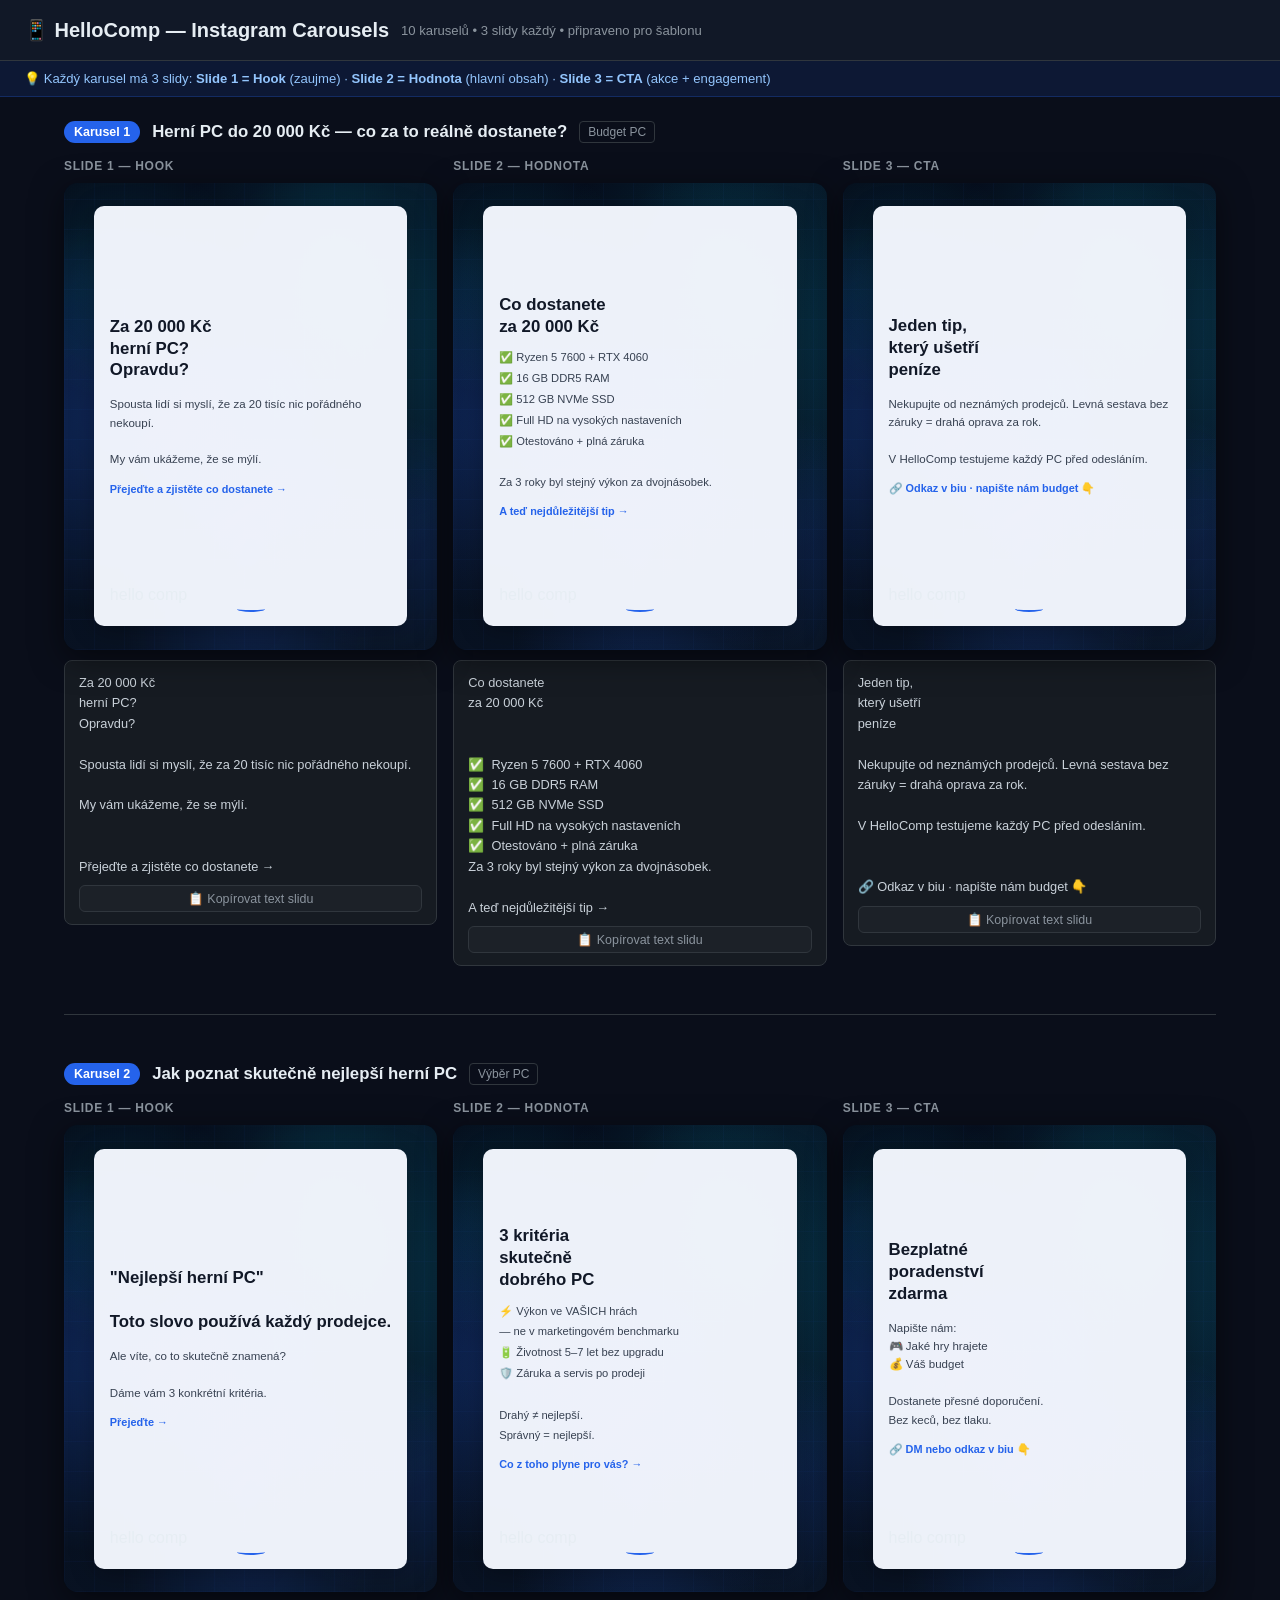
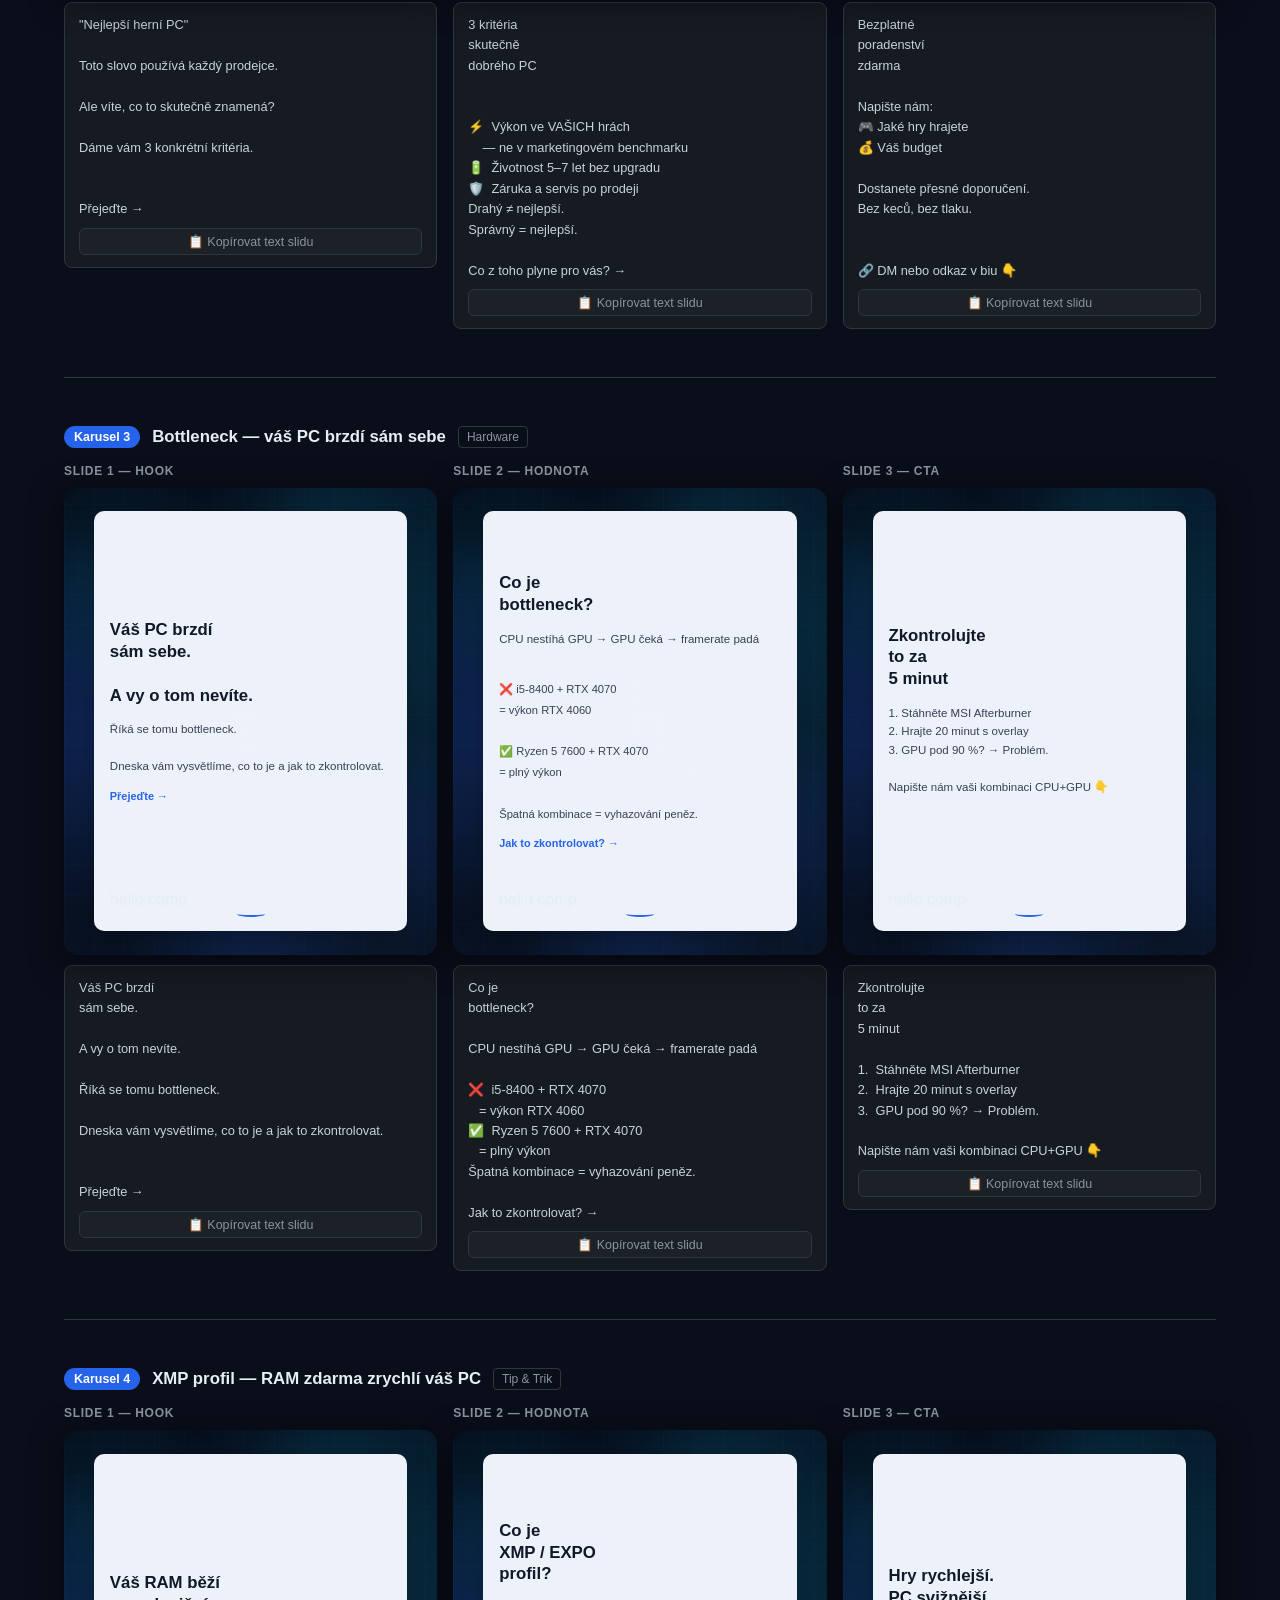
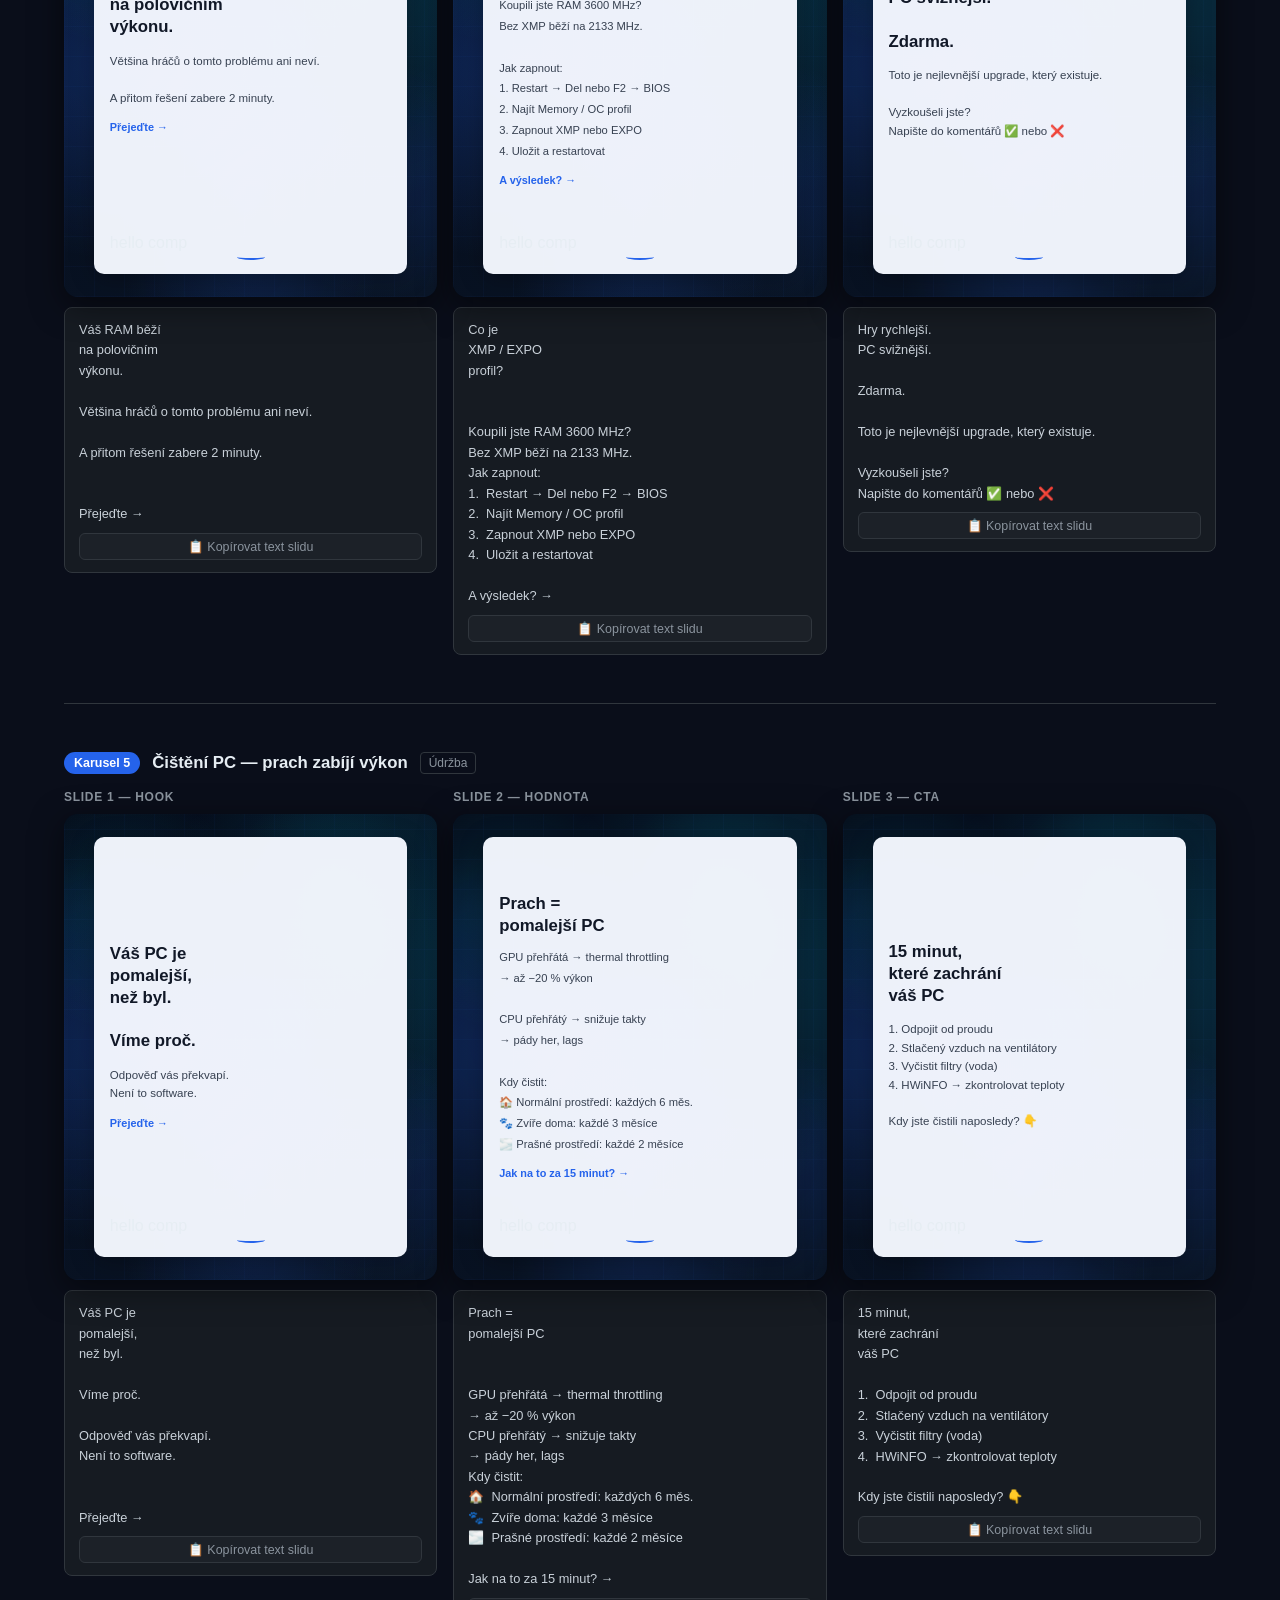
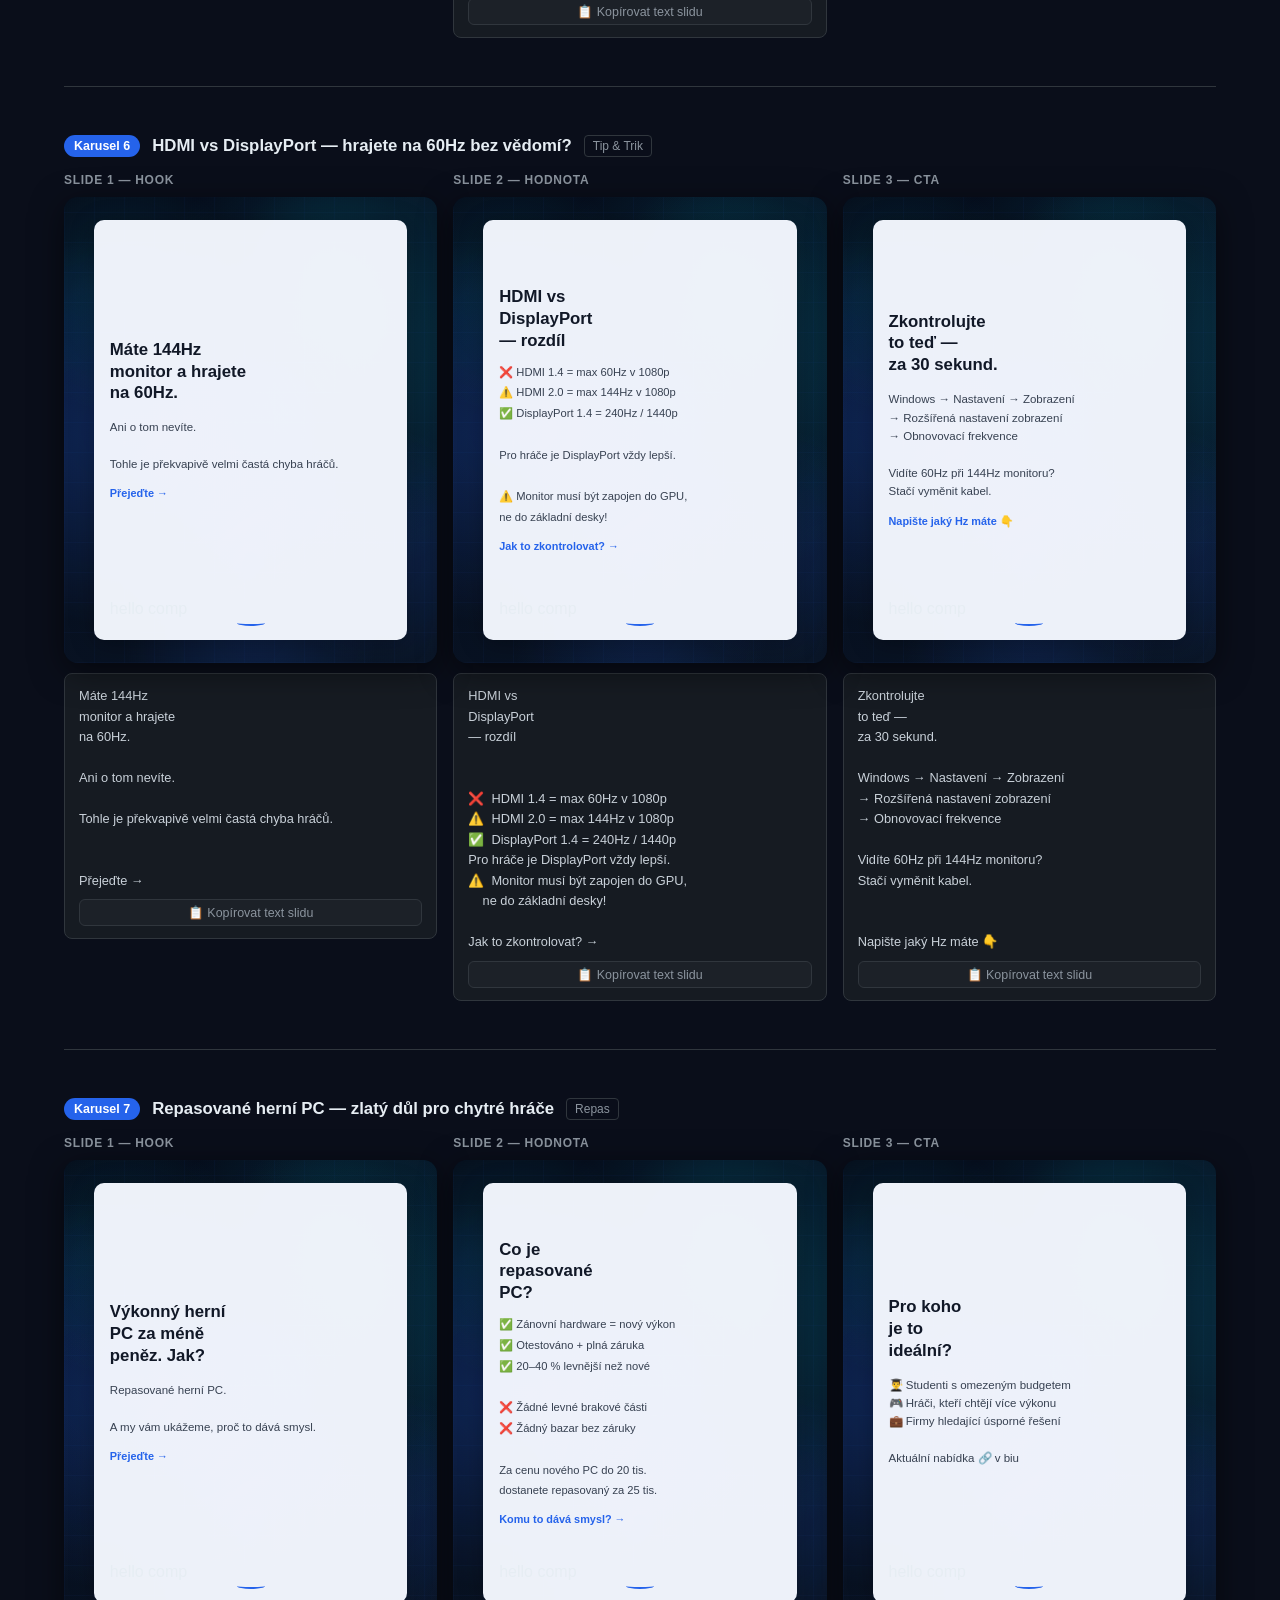
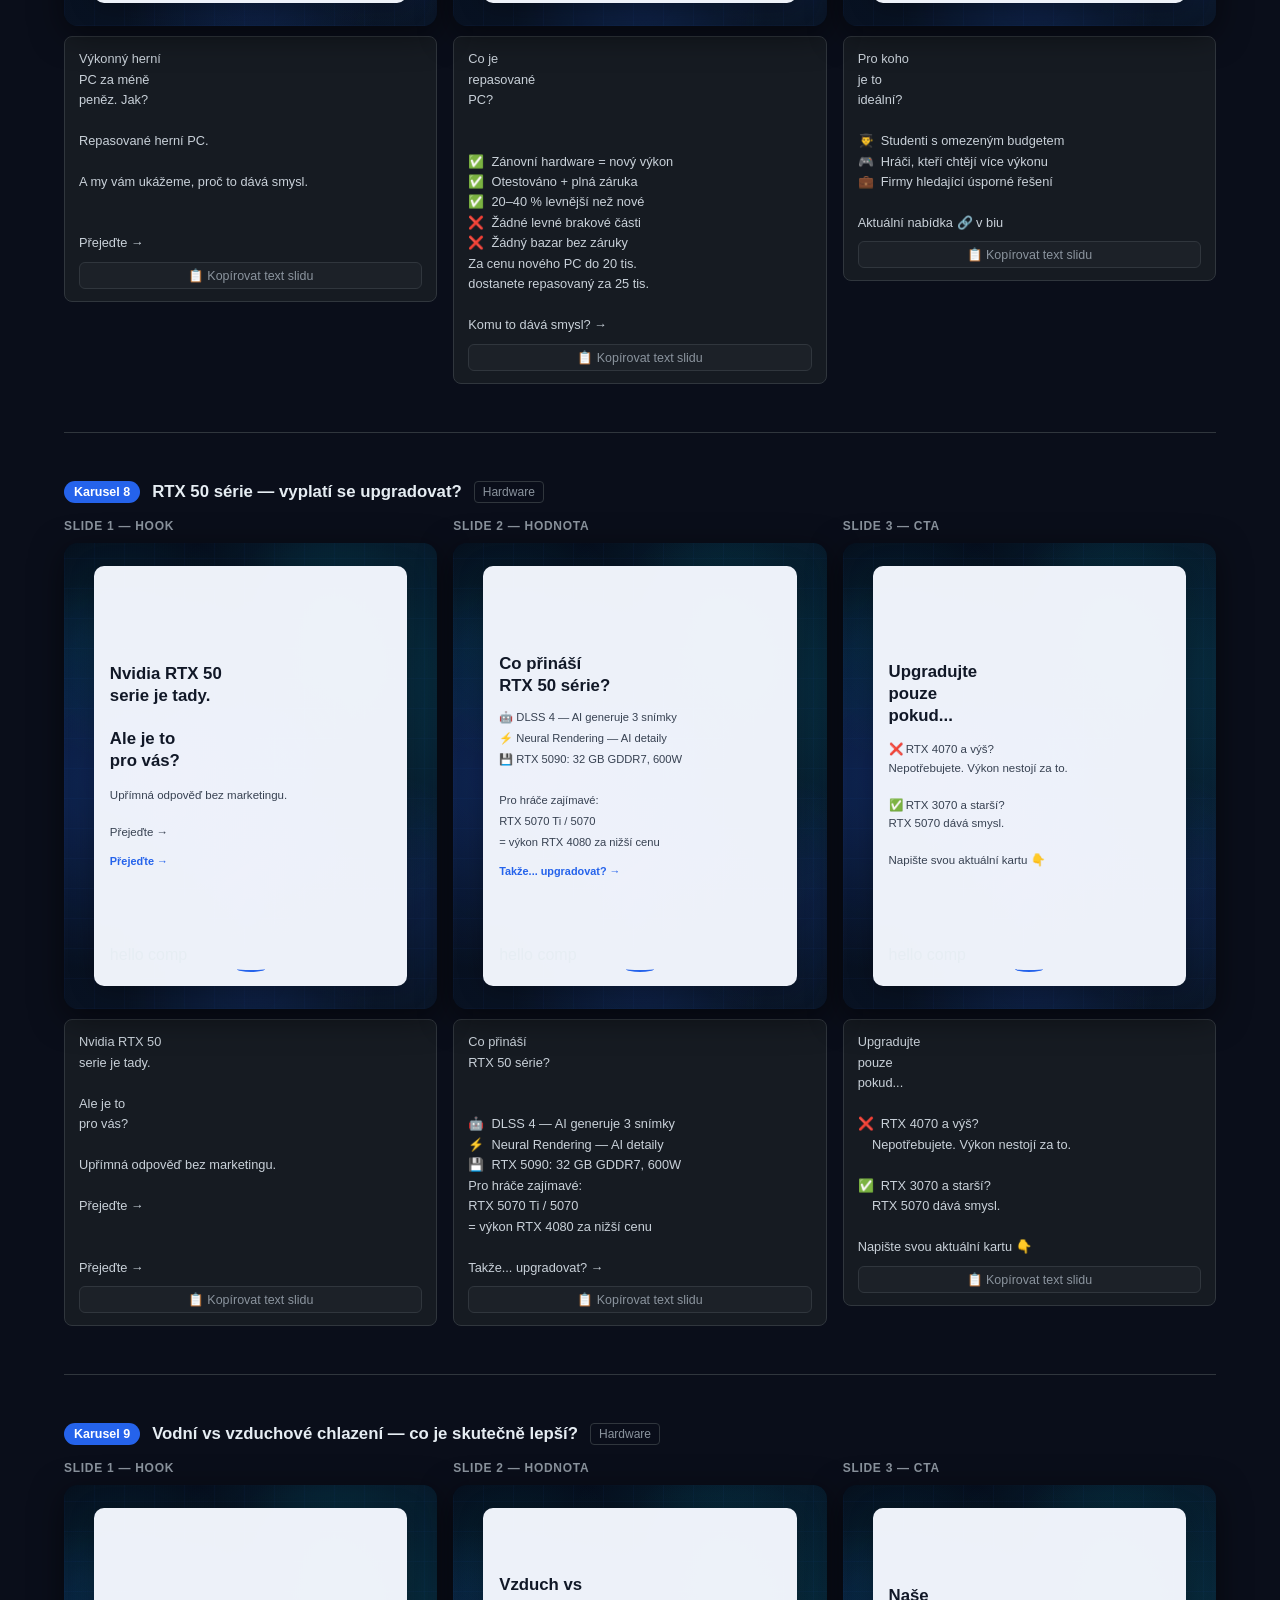
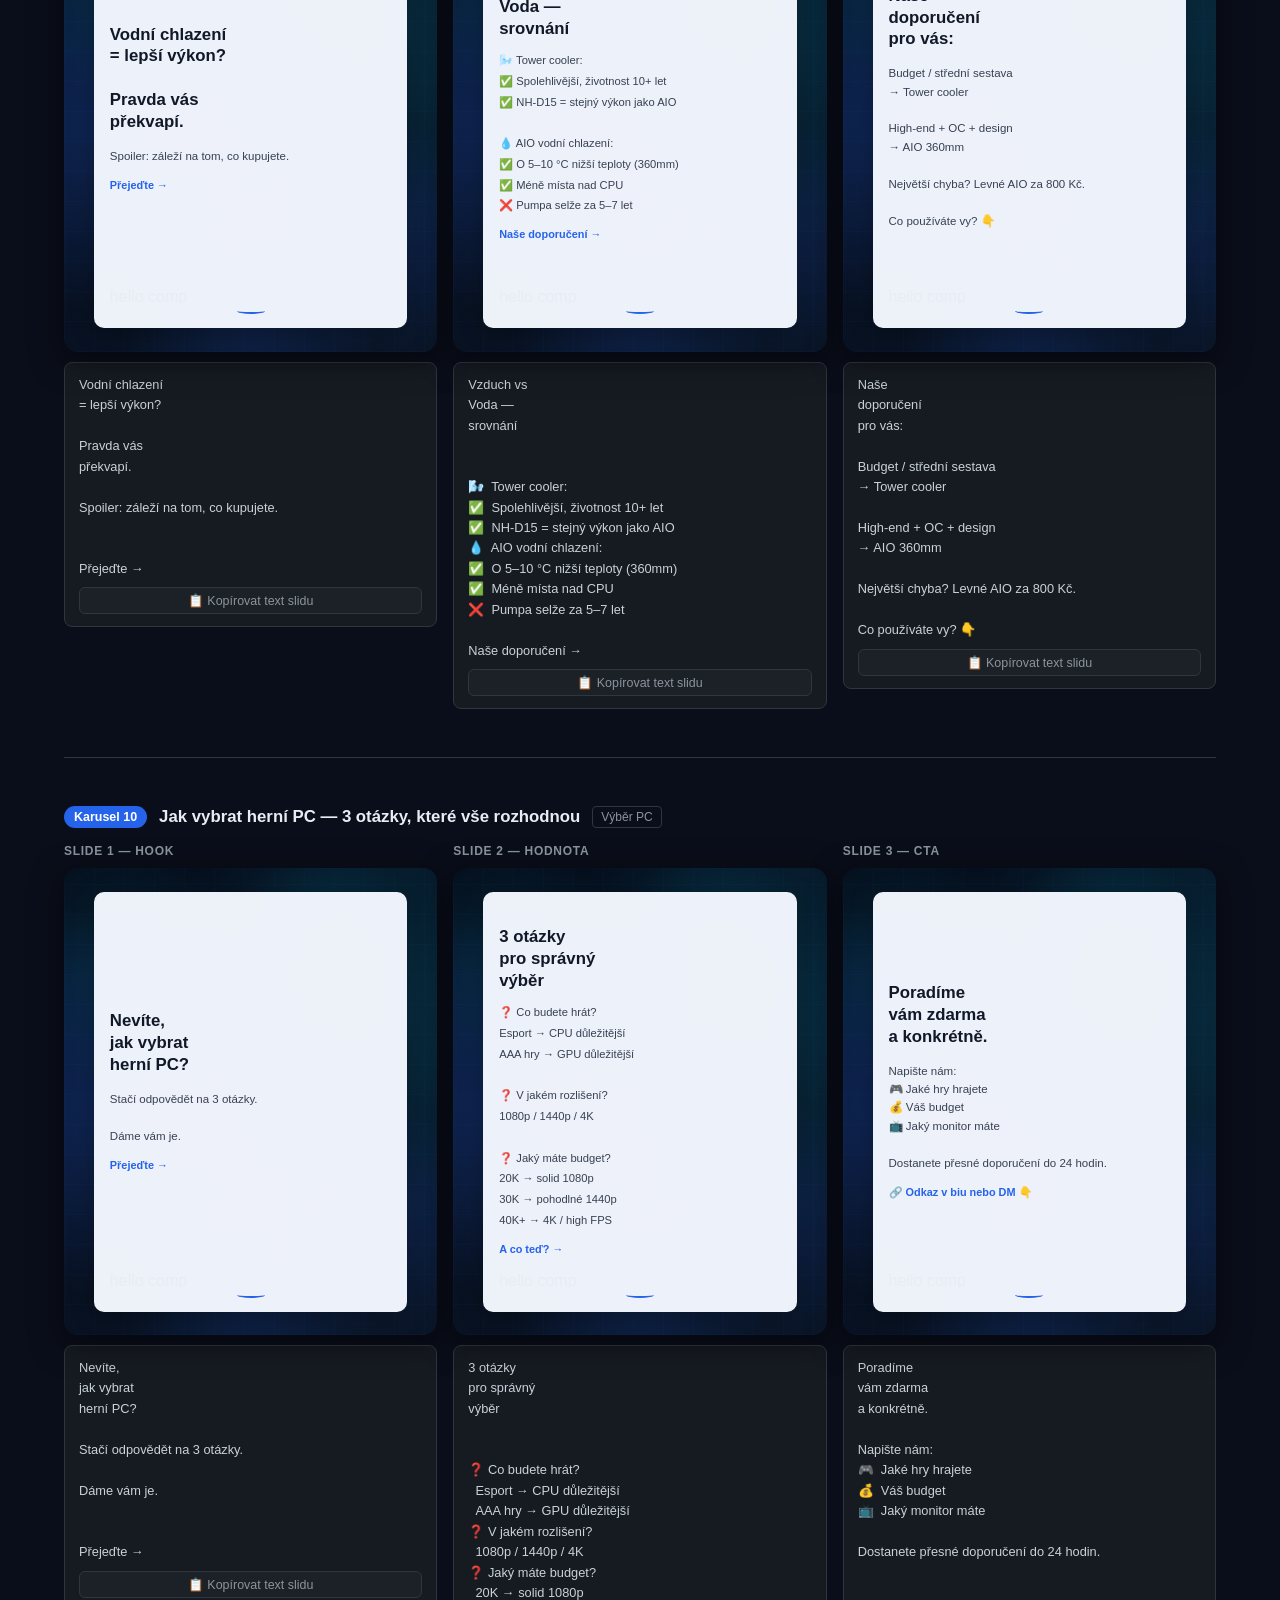
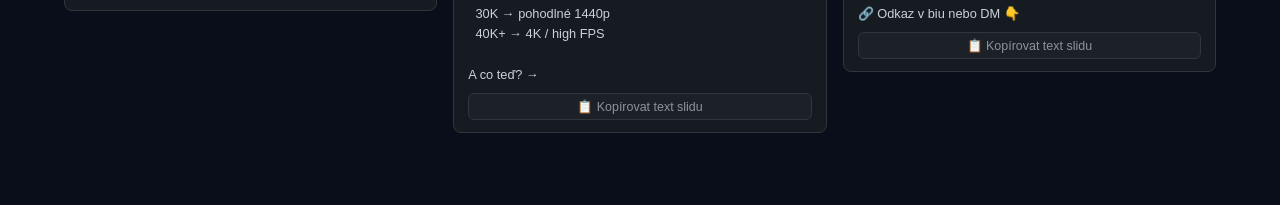
<file: HelloComp_Instagram_Carousels.html>
<!DOCTYPE html>
<html lang="cs">
<head>
<meta charset="UTF-8">
<meta name="viewport" content="width=device-width, initial-scale=1.0">
<title>HelloComp — Instagram Carousels</title>
<style>
  :root {
    --bg: #0a0e1a; --surface: #161B22; --border: #30363D;
    --text: #E6EDF3; --muted: #8B949E; --blue: #2563EB; --lightblue: #58A6FF;
    --green: #3FB950; --amber: #F0A500;
  }
  * { box-sizing: border-box; margin: 0; padding: 0; }
  body { background: var(--bg); color: var(--text); font-family: 'Segoe UI', sans-serif; min-height: 100vh; }
  header { background: #111827; border-bottom: 1px solid var(--border); padding: 18px 24px; display: flex; align-items: center; gap: 12px; flex-wrap: wrap; }
  header h1 { font-size: 1.25rem; font-weight: 700; }
  header span { font-size: 0.82rem; color: var(--muted); }
  .info-bar { background: rgba(37,99,235,.12); border-bottom: 1px solid rgba(37,99,235,.25); padding: 10px 24px; font-size: 0.82rem; color: #93C5FD; }
  .page { max-width: 1200px; margin: 0 auto; padding: 24px; }
  .carousel-section { margin-bottom: 48px; }
  .carousel-meta { display: flex; align-items: center; gap: 12px; margin-bottom: 16px; flex-wrap: wrap; }
  .carousel-num { background: var(--blue); color: #fff; font-size: 0.78rem; font-weight: 700; padding: 4px 10px; border-radius: 20px; }
  .carousel-topic { font-size: 1.05rem; font-weight: 700; }
  .carousel-tag { font-size: 0.75rem; padding: 3px 8px; border-radius: 4px; border: 1px solid var(--border); color: var(--muted); }
  .slides { display: grid; grid-template-columns: repeat(3, 1fr); gap: 16px; }
  @media(max-width:700px) { .slides { grid-template-columns: 1fr; } }

  /* Template mockup */
  .slide-wrap { display: flex; flex-direction: column; gap: 10px; }
  .slide-label { font-size: 0.75rem; color: var(--muted); font-weight: 600; letter-spacing: .06em; text-transform: uppercase; }
  .slide-label span { color: var(--lightblue); }
  .mockup {
    position: relative;
    width: 100%;
    aspect-ratio: 4/5;
    border-radius: 14px;
    overflow: hidden;
    background: #050c1a;
    box-shadow: 0 8px 32px rgba(0,0,0,.5);
  }
  /* Circuit board pattern background */
  .mockup-bg {
    position: absolute; inset: 0;
    background:
      radial-gradient(ellipse at 20% 50%, rgba(37,99,235,.3) 0%, transparent 60%),
      radial-gradient(ellipse at 80% 30%, rgba(6,182,212,.2) 0%, transparent 50%),
      radial-gradient(ellipse at 50% 80%, rgba(37,99,235,.2) 0%, transparent 50%),
      linear-gradient(135deg, #050c1a 0%, #0a1628 100%);
  }
  /* Circuit line decorations */
  .mockup-bg::before {
    content: '';
    position: absolute; inset: 0;
    background-image:
      repeating-linear-gradient(0deg, rgba(37,99,235,.08) 0px, transparent 1px, transparent 30px),
      repeating-linear-gradient(90deg, rgba(37,99,235,.08) 0px, transparent 1px, transparent 30px);
  }
  .mockup-bg::after {
    content: '';
    position: absolute; inset: 0;
    background:
      radial-gradient(circle at 15% 20%, rgba(6,182,212,.15) 0%, transparent 25%),
      radial-gradient(circle at 85% 75%, rgba(37,99,235,.2) 0%, transparent 25%),
      radial-gradient(circle at 70% 15%, rgba(6,182,212,.1) 0%, transparent 20%);
  }
  .card-inner {
    position: absolute;
    left: 8%; right: 8%; top: 5%; bottom: 5%;
    background: rgba(245,248,255,0.97);
    border-radius: 10px;
    display: flex;
    flex-direction: column;
    padding: 18px 16px 14px;
    box-shadow: 0 4px 24px rgba(0,0,0,.3);
  }
  .card-content { flex: 1; display: flex; flex-direction: column; justify-content: center; gap: 8px; }
  .card-headline { font-size: 1.05rem; font-weight: 800; color: #111827; line-height: 1.3; }
  .card-body-text { font-size: 0.72rem; color: #374151; line-height: 1.6; }
  .card-bullets { list-style: none; display: flex; flex-direction: column; gap: 4px; }
  .card-bullets li { font-size: 0.7rem; color: #374151; line-height: 1.5; }
  .swipe-hint { font-size: 0.68rem; color: #2563EB; font-weight: 700; margin-top: 6px; }
  <script src="assets/auth.js" defer></script>
</head>
  .logo-text { font-size: 0.9rem; font-weight: 700; color: #111827; letter-spacing: -0.02em; }
  .logo-smile { width: 28px; height: 6px; margin: 2px auto 0; background: none; border-bottom: 2px solid #2563EB; border-radius: 0 0 50% 50%; }

  /* Copy panel */
  .copy-panel { background: var(--surface); border: 1px solid var(--border); border-radius: 8px; padding: 12px 14px; }
  .copy-panel pre { font-family: 'Segoe UI', sans-serif; font-size: 0.8rem; color: #C9D1D9; white-space: pre-wrap; line-height: 1.6; }
  .copy-btn { margin-top: 8px; background: #1C2128; border: 1px solid var(--border); color: var(--muted); padding: 5px 12px; border-radius: 6px; cursor: pointer; font-size: 0.78rem; width: 100%; transition: all .15s; }
  .copy-btn:hover { border-color: var(--green); color: var(--green); }
  .copy-btn.ok { border-color: var(--green); color: var(--green); background: rgba(63,185,80,.08); }
  .divider { border: none; border-top: 1px solid var(--border); margin: 0; }
</style>
</head>
<body>
<header>
  <h1>📱 HelloComp — Instagram Carousels</h1>
  <span>10 karuselů • 3 slidy každý • připraveno pro šablonu</span>
</header>
<div class="info-bar">
  💡 Každý karusel má 3 slidy: <strong>Slide 1 = Hook</strong> (zaujme) · <strong>Slide 2 = Hodnota</strong> (hlavní obsah) · <strong>Slide 3 = CTA</strong> (akce + engagement)
</div>
<div class="page" id="page"></div>

<script>
const carousels = [
{
  topic: "Herní PC do 20 000 Kč — co za to reálně dostanete?",
  tag: "Budget PC",
  slides: [
    {
      label: "Slide 1 — HOOK",
      headline: "Za 20 000 Kč\nherní PC?\nOpravdu?",
      body: "Spousta lidí si myslí, že za 20 tisíc nic pořádného nekoupí.\n\nMy vám ukážeme, že se mýlí.",
      bullets: null,
      swipe: "Přejeďte a zjistěte co dostanete →"
    },
    {
      label: "Slide 2 — HODNOTA",
      headline: "Co dostanete\nza 20 000 Kč",
      body: null,
      bullets: [
        "✅  Ryzen 5 7600 + RTX 4060",
        "✅  16 GB DDR5 RAM",
        "✅  512 GB NVMe SSD",
        "✅  Full HD na vysokých nastaveních",
        "✅  Otestováno + plná záruka",
        "",
        "Za 3 roky byl stejný výkon za dvojnásobek."
      ],
      swipe: "A teď nejdůležitější tip →"
    },
    {
      label: "Slide 3 — CTA",
      headline: "Jeden tip,\nkterý ušetří\npeníze",
      body: "Nekupujte od neznámých prodejců. Levná sestava bez záruky = drahá oprava za rok.\n\nV HelloComp testujeme každý PC před odesláním.",
      bullets: null,
      swipe: "🔗 Odkaz v biu · napište nám budget 👇"
    }
  ]
},
{
  topic: "Jak poznat skutečně nejlepší herní PC",
  tag: "Výběr PC",
  slides: [
    {
      label: "Slide 1 — HOOK",
      headline: "\"Nejlepší herní PC\"\n\nToto slovo používá každý prodejce.",
      body: "Ale víte, co to skutečně znamená?\n\nDáme vám 3 konkrétní kritéria.",
      bullets: null,
      swipe: "Přejeďte →"
    },
    {
      label: "Slide 2 — HODNOTA",
      headline: "3 kritéria\nskutečně\ndobrého PC",
      body: null,
      bullets: [
        "⚡  Výkon ve VAŠICH hrách",
        "    — ne v marketingovém benchmarku",
        "🔋  Životnost 5–7 let bez upgradu",
        "🛡️  Záruka a servis po prodeji",
        "",
        "Drahý ≠ nejlepší.",
        "Správný = nejlepší."
      ],
      swipe: "Co z toho plyne pro vás? →"
    },
    {
      label: "Slide 3 — CTA",
      headline: "Bezplatné\nporadenství\nzdarma",
      body: "Napište nám:\n🎮 Jaké hry hrajete\n💰 Váš budget\n\nDostanete přesné doporučení.\nBez keců, bez tlaku.",
      bullets: null,
      swipe: "🔗 DM nebo odkaz v biu 👇"
    }
  ]
},
{
  topic: "Bottleneck — váš PC brzdí sám sebe",
  tag: "Hardware",
  slides: [
    {
      label: "Slide 1 — HOOK",
      headline: "Váš PC brzdí\nsám sebe.\n\nA vy o tom nevíte.",
      body: "Říká se tomu bottleneck.\n\nDneska vám vysvětlíme, co to je a jak to zkontrolovat.",
      bullets: null,
      swipe: "Přejeďte →"
    },
    {
      label: "Slide 2 — HODNOTA",
      headline: "Co je\nbottleneck?",
      body: "CPU nestíhá GPU → GPU čeká → framerate padá",
      bullets: [
        "",
        "❌  i5-8400 + RTX 4070",
        "   = výkon RTX 4060",
        "",
        "✅  Ryzen 5 7600 + RTX 4070",
        "   = plný výkon",
        "",
        "Špatná kombinace = vyhazování peněz."
      ],
      swipe: "Jak to zkontrolovat? →"
    },
    {
      label: "Slide 3 — CTA",
      headline: "Zkontrolujte\nto za\n5 minut",
      body: "1.  Stáhněte MSI Afterburner\n2.  Hrajte 20 minut s overlay\n3.  GPU pod 90 %? → Problém.\n\nNapište nám vaši kombinaci CPU+GPU 👇",
      bullets: null,
      swipe: null
    }
  ]
},
{
  topic: "XMP profil — RAM zdarma zrychlí váš PC",
  tag: "Tip & Trik",
  slides: [
    {
      label: "Slide 1 — HOOK",
      headline: "Váš RAM běží\nna polovičním\nvýkonu.",
      body: "Většina hráčů o tomto problému ani neví.\n\nA přitom řešení zabere 2 minuty.",
      bullets: null,
      swipe: "Přejeďte →"
    },
    {
      label: "Slide 2 — HODNOTA",
      headline: "Co je\nXMP / EXPO\nprofil?",
      body: null,
      bullets: [
        "Koupili jste RAM 3600 MHz?",
        "Bez XMP běží na 2133 MHz.",
        "",
        "Jak zapnout:",
        "1.  Restart → Del nebo F2 → BIOS",
        "2.  Najít Memory / OC profil",
        "3.  Zapnout XMP nebo EXPO",
        "4.  Uložit a restartovat"
      ],
      swipe: "A výsledek? →"
    },
    {
      label: "Slide 3 — CTA",
      headline: "Hry rychlejší.\nPC svižnější.\n\nZdarma.",
      body: "Toto je nejlevnější upgrade, který existuje.\n\nVyzkoušeli jste?\nNapište do komentářů ✅ nebo ❌",
      bullets: null,
      swipe: null
    }
  ]
},
{
  topic: "Čištění PC — prach zabíjí výkon",
  tag: "Údržba",
  slides: [
    {
      label: "Slide 1 — HOOK",
      headline: "Váš PC je\npomalejší,\nnež byl.\n\nVíme proč.",
      body: "Odpověď vás překvapí.\nNení to software.",
      bullets: null,
      swipe: "Přejeďte →"
    },
    {
      label: "Slide 2 — HODNOTA",
      headline: "Prach =\npomalejší PC",
      body: null,
      bullets: [
        "GPU přehřátá → thermal throttling",
        "→ až −20 % výkon",
        "",
        "CPU přehřátý → snižuje takty",
        "→ pády her, lags",
        "",
        "Kdy čistit:",
        "🏠  Normální prostředí: každých 6 měs.",
        "🐾  Zvíře doma: každé 3 měsíce",
        "🌫️  Prašné prostředí: každé 2 měsíce"
      ],
      swipe: "Jak na to za 15 minut? →"
    },
    {
      label: "Slide 3 — CTA",
      headline: "15 minut,\nkteré zachrání\nváš PC",
      body: "1.  Odpojit od proudu\n2.  Stlačený vzduch na ventilátory\n3.  Vyčistit filtry (voda)\n4.  HWiNFO → zkontrolovat teploty\n\nKdy jste čistili naposledy? 👇",
      bullets: null,
      swipe: null
    }
  ]
},
{
  topic: "HDMI vs DisplayPort — hrajete na 60Hz bez vědomí?",
  tag: "Tip & Trik",
  slides: [
    {
      label: "Slide 1 — HOOK",
      headline: "Máte 144Hz\nmonitor a hrajete\nna 60Hz.",
      body: "Ani o tom nevíte.\n\nTohle je překvapivě velmi častá chyba hráčů.",
      bullets: null,
      swipe: "Přejeďte →"
    },
    {
      label: "Slide 2 — HODNOTA",
      headline: "HDMI vs\nDisplayPort\n— rozdíl",
      body: null,
      bullets: [
        "❌  HDMI 1.4 = max 60Hz v 1080p",
        "⚠️  HDMI 2.0 = max 144Hz v 1080p",
        "✅  DisplayPort 1.4 = 240Hz / 1440p",
        "",
        "Pro hráče je DisplayPort vždy lepší.",
        "",
        "⚠️  Monitor musí být zapojen do GPU,",
        "    ne do základní desky!"
      ],
      swipe: "Jak to zkontrolovat? →"
    },
    {
      label: "Slide 3 — CTA",
      headline: "Zkontrolujte\nto teď —\nza 30 sekund.",
      body: "Windows → Nastavení → Zobrazení\n→ Rozšířená nastavení zobrazení\n→ Obnovovací frekvence\n\nVidíte 60Hz při 144Hz monitoru?\nStačí vyměnit kabel.",
      bullets: null,
      swipe: "Napište jaký Hz máte 👇"
    }
  ]
},
{
  topic: "Repasované herní PC — zlatý důl pro chytré hráče",
  tag: "Repas",
  slides: [
    {
      label: "Slide 1 — HOOK",
      headline: "Výkonný herní\nPC za méně\npeněz. Jak?",
      body: "Repasované herní PC.\n\nA my vám ukážeme, proč to dává smysl.",
      bullets: null,
      swipe: "Přejeďte →"
    },
    {
      label: "Slide 2 — HODNOTA",
      headline: "Co je\nrepasované\nPC?",
      body: null,
      bullets: [
        "✅  Zánovní hardware = nový výkon",
        "✅  Otestováno + plná záruka",
        "✅  20–40 % levnější než nové",
        "",
        "❌  Žádné levné brakové části",
        "❌  Žádný bazar bez záruky",
        "",
        "Za cenu nového PC do 20 tis.",
        "dostanete repasovaný za 25 tis."
      ],
      swipe: "Komu to dává smysl? →"
    },
    {
      label: "Slide 3 — CTA",
      headline: "Pro koho\nje to\nideální?",
      body: "👨‍🎓  Studenti s omezeným budgetem\n🎮  Hráči, kteří chtějí více výkonu\n💼  Firmy hledající úsporné řešení\n\nAktuální nabídka 🔗 v biu",
      bullets: null,
      swipe: null
    }
  ]
},
{
  topic: "RTX 50 série — vyplatí se upgradovat?",
  tag: "Hardware",
  slides: [
    {
      label: "Slide 1 — HOOK",
      headline: "Nvidia RTX 50\nserie je tady.\n\nAle je to\npro vás?",
      body: "Upřímná odpověď bez marketingu.\n\nPřejeďte →",
      bullets: null,
      swipe: "Přejeďte →"
    },
    {
      label: "Slide 2 — HODNOTA",
      headline: "Co přináší\nRTX 50 série?",
      body: null,
      bullets: [
        "🤖  DLSS 4 — AI generuje 3 snímky",
        "⚡  Neural Rendering — AI detaily",
        "💾  RTX 5090: 32 GB GDDR7, 600W",
        "",
        "Pro hráče zajímavé:",
        "RTX 5070 Ti / 5070",
        "= výkon RTX 4080 za nižší cenu"
      ],
      swipe: "Takže... upgradovat? →"
    },
    {
      label: "Slide 3 — CTA",
      headline: "Upgradu­jte\npouze\npokud...",
      body: "❌  RTX 4070 a výš?\n    Nepotřebujete. Výkon nestojí za to.\n\n✅  RTX 3070 a starší?\n    RTX 5070 dává smysl.\n\nNapište svou aktuální kartu 👇",
      bullets: null,
      swipe: null
    }
  ]
},
{
  topic: "Vodní vs vzduchové chlazení — co je skutečně lepší?",
  tag: "Hardware",
  slides: [
    {
      label: "Slide 1 — HOOK",
      headline: "Vodní chlazení\n= lepší výkon?\n\nPravda vás\npřekvapí.",
      body: "Spoiler: záleží na tom, co kupujete.",
      bullets: null,
      swipe: "Přejeďte →"
    },
    {
      label: "Slide 2 — HODNOTA",
      headline: "Vzduch vs\nVoda —\nsrovnání",
      body: null,
      bullets: [
        "🌬️  Tower cooler:",
        "✅  Spolehlivější, životnost 10+ let",
        "✅  NH-D15 = stejný výkon jako AIO",
        "",
        "💧  AIO vodní chlazení:",
        "✅  O 5–10 °C nižší teploty (360mm)",
        "✅  Méně místa nad CPU",
        "❌  Pumpa selže za 5–7 let"
      ],
      swipe: "Naše doporučení →"
    },
    {
      label: "Slide 3 — CTA",
      headline: "Naše\ndoporučení\npro vás:",
      body: "Budget / střední sestava\n→ Tower cooler\n\nHigh-end + OC + design\n→ AIO 360mm\n\nNejvětší chyba? Levné AIO za 800 Kč.\n\nCo používáte vy? 👇",
      bullets: null,
      swipe: null
    }
  ]
},
{
  topic: "Jak vybrat herní PC — 3 otázky, které vše rozhodnou",
  tag: "Výběr PC",
  slides: [
    {
      label: "Slide 1 — HOOK",
      headline: "Nevíte,\njak vybrat\nherní PC?",
      body: "Stačí odpovědět na 3 otázky.\n\nDáme vám je.",
      bullets: null,
      swipe: "Přejeďte →"
    },
    {
      label: "Slide 2 — HODNOTA",
      headline: "3 otázky\npro správný\nvýběr",
      body: null,
      bullets: [
        "❓ Co budete hrát?",
        "  Esport → CPU důležitější",
        "  AAA hry → GPU důležitější",
        "",
        "❓ V jakém rozlišení?",
        "  1080p / 1440p / 4K",
        "",
        "❓ Jaký máte budget?",
        "  20K → solid 1080p",
        "  30K → pohodlné 1440p",
        "  40K+ → 4K / high FPS"
      ],
      swipe: "A co teď? →"
    },
    {
      label: "Slide 3 — CTA",
      headline: "Poradíme\nvám zdarma\na konkrétně.",
      body: "Napište nám:\n🎮  Jaké hry hrajete\n💰  Váš budget\n📺  Jaký monitor máte\n\nDostanete přesné doporučení do 24 hodin.",
      bullets: null,
      swipe: "🔗 Odkaz v biu nebo DM 👇"
    }
  ]
}
];

function buildCard(slide, idx) {
  let contentHtml = '';
  const headline = slide.headline.replace(/\n/g, '<br>');
  contentHtml += `<div class="card-headline">${headline}</div>`;
  if (slide.body) {
    contentHtml += `<div class="card-body-text" style="margin-top:6px">${slide.body.replace(/\n/g, '<br>')}</div>`;
  }
  if (slide.bullets) {
    contentHtml += `<ul class="card-bullets" style="margin-top:4px">`;
    slide.bullets.forEach(b => {
      contentHtml += `<li>${b || '&nbsp;'}</li>`;
    });
    contentHtml += `</ul>`;
  }
  if (slide.swipe) {
    contentHtml += `<div class="swipe-hint">${slide.swipe}</div>`;
  }
  return `
    <div class="slide-wrap">
      <div class="slide-label">${slide.label}</div>
      <div class="mockup">
        <div class="mockup-bg"></div>
        <div class="card-inner">
          <div class="card-content">${contentHtml}</div>
          <div class="card-logo">
            <div class="logo-text">hello comp</div>
            <div class="logo-smile"></div>
          </div>
        </div>
      </div>
      <div class="copy-panel">
        <pre id="text-${idx.c}-${idx.s}">${buildPlainText(slide)}</pre>
        <button class="copy-btn" onclick="copySlide(${idx.c},${idx.s},this)">📋 Kopírovat text slidu</button>
      </div>
    </div>`;
}

function buildPlainText(slide) {
  let t = slide.headline + '\n\n';
  if (slide.body) t += slide.body + '\n';
  if (slide.bullets) t += '\n' + slide.bullets.filter(b=>b).join('\n');
  if (slide.swipe) t += '\n\n' + slide.swipe;
  return t.trim();
}

function copySlide(ci, si, btn) {
  const el = document.getElementById(`text-${ci}-${si}`);
  navigator.clipboard.writeText(el.textContent.trim()).then(() => {
    btn.textContent = '✅ Zkopírováno!';
    btn.classList.add('ok');
    setTimeout(() => { btn.textContent = '📋 Kopírovat text slidu'; btn.classList.remove('ok'); }, 2000);
  });
}

const page = document.getElementById('page');
carousels.forEach((c, ci) => {
  const sec = document.createElement('div');
  sec.className = 'carousel-section';
  let slidesHtml = '';
  c.slides.forEach((s, si) => { slidesHtml += buildCard(s, {c:ci, s:si}); });
  sec.innerHTML = `
    <div class="carousel-meta">
      <span class="carousel-num">Karusel ${ci+1}</span>
      <span class="carousel-topic">${c.topic}</span>
      <span class="carousel-tag">${c.tag}</span>
    </div>
    <div class="slides">${slidesHtml}</div>`;
  page.appendChild(sec);
  if (ci < carousels.length - 1) {
    const hr = document.createElement('hr');
    hr.className = 'divider';
    hr.style.marginBottom = '48px';
    page.appendChild(hr);
  }
});
</script>
</body>
</html>
</file>
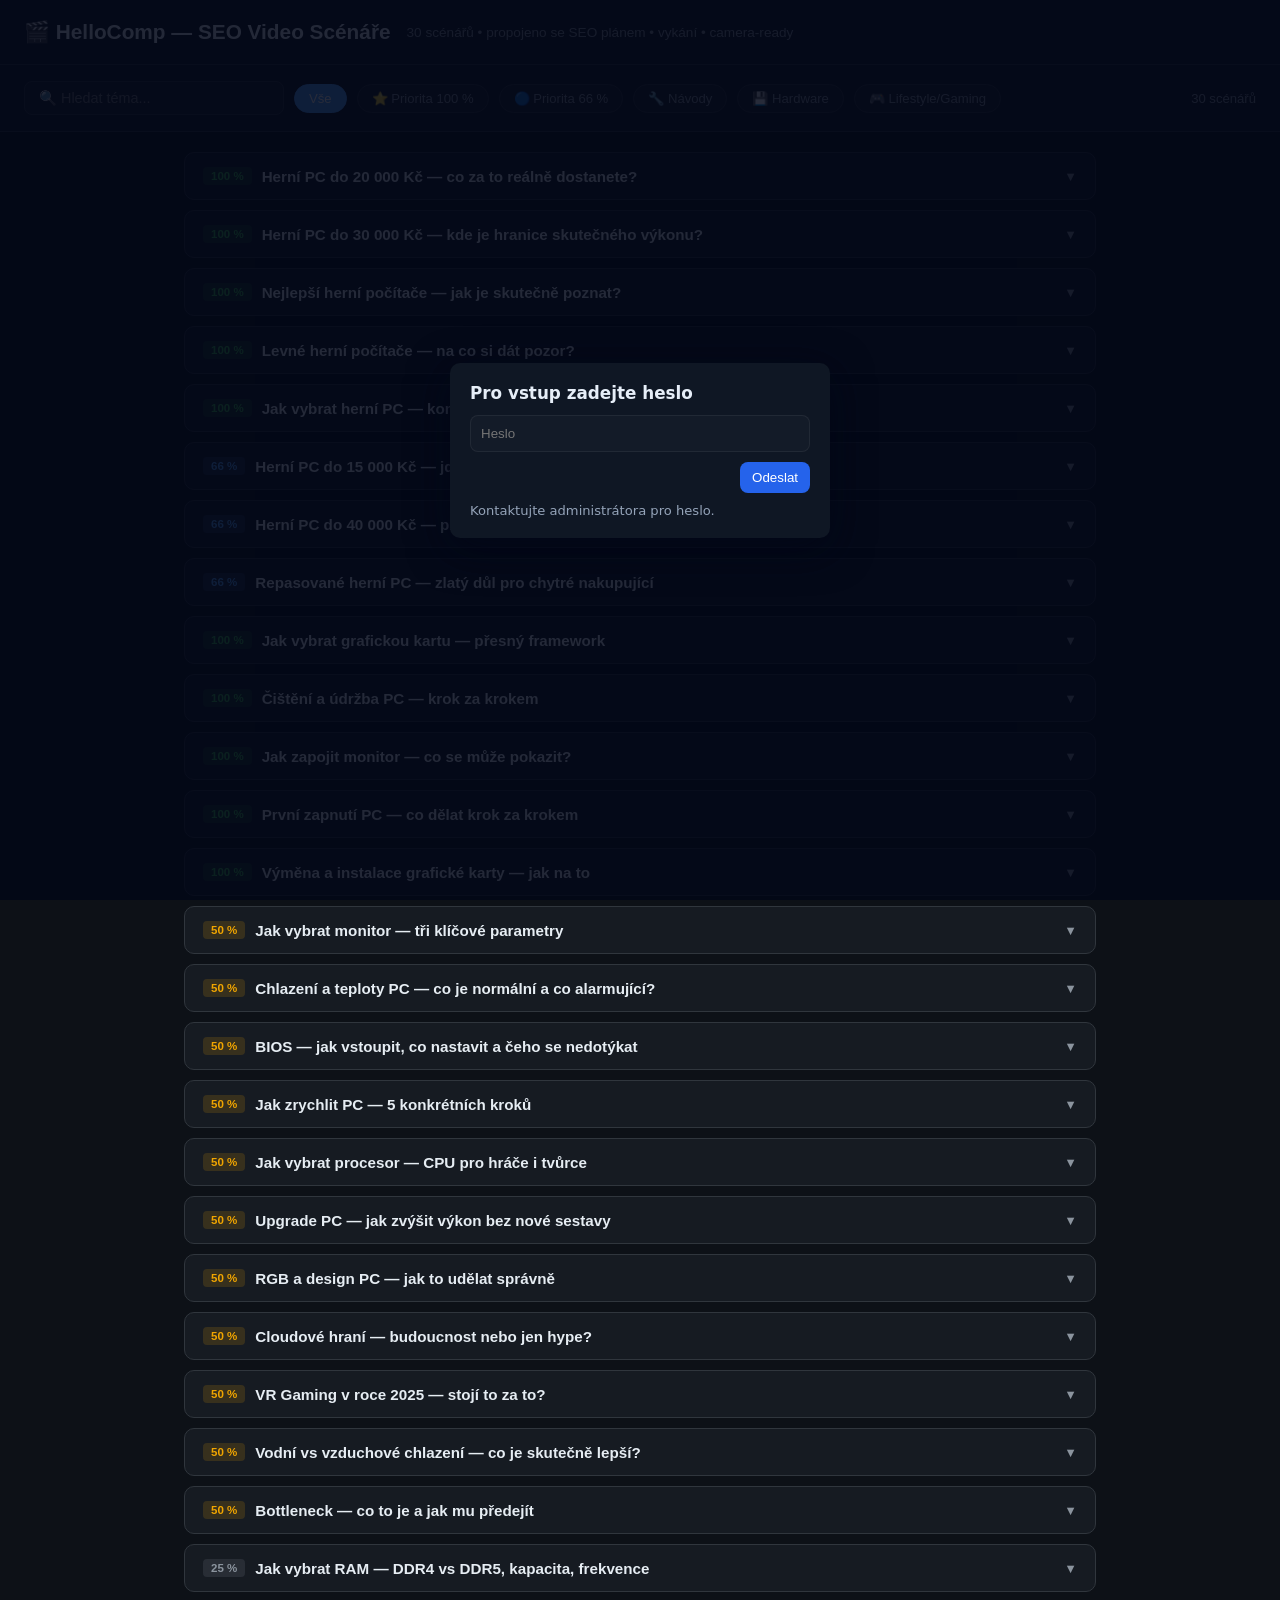
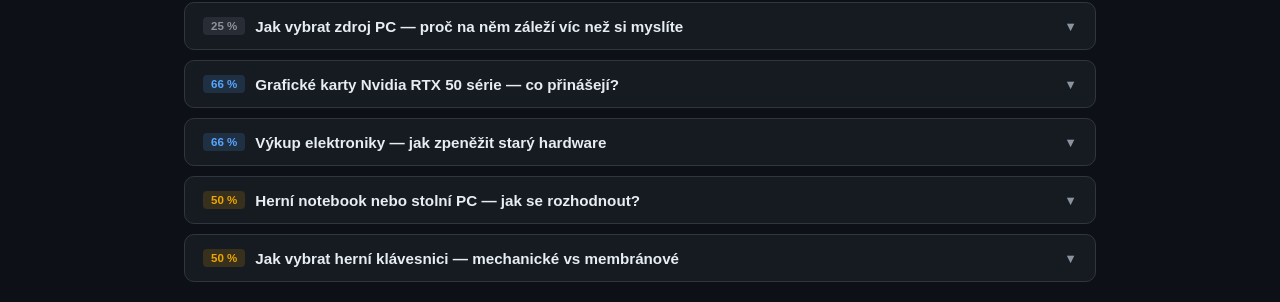
<file: HelloComp_SEO_Video_Scripts.html>
<!DOCTYPE html>
<html lang="cs">
<head>
<meta charset="UTF-8">
<meta name="viewport" content="width=device-width, initial-scale=1.0">
<title>HelloComp — SEO Video Scénáře</title>
<style>
  :root {
    --bg: #0D1117; --surface: #161B22; --surface2: #1C2128;
    --border: #30363D; --text: #E6EDF3; --muted: #8B949E;
    --amber: #F0A500; --green: #3FB950; --blue: #58A6FF;
    --red: #FF6B6B; --purple: #BC8CFF; --teal: #39D0D0;
  }
  * { box-sizing: border-box; margin: 0; padding: 0; }
  body { background: var(--bg); color: var(--text); font-family: 'Segoe UI', sans-serif; min-height: 100vh; }
  header { background: var(--surface); border-bottom: 1px solid var(--border); padding: 20px 24px; display: flex; align-items: center; gap: 16px; flex-wrap: wrap; }
  header h1 { font-size: 1.3rem; font-weight: 700; color: var(--text); }
  header span { font-size: 0.85rem; color: var(--muted); }
  .controls { padding: 16px 24px; display: flex; flex-wrap: wrap; gap: 10px; align-items: center; background: var(--surface); border-bottom: 1px solid var(--border); }
  .search { background: var(--surface2); border: 1px solid var(--border); color: var(--text); padding: 8px 14px; border-radius: 8px; font-size: 0.9rem; width: 260px; outline: none; }
  .search:focus { border-color: var(--blue); }
  .filter-btn { background: var(--surface2); border: 1px solid var(--border); color: var(--muted); padding: 6px 14px; border-radius: 20px; cursor: pointer; font-size: 0.82rem; transition: all .15s; }
  .filter-btn:hover { border-color: var(--blue); color: var(--text); }
  .filter-btn.active { background: var(--blue); border-color: var(--blue); color: #fff; }
  .count { margin-left: auto; font-size: 0.82rem; color: var(--muted); }
  .grid { padding: 20px 24px; display: flex; flex-direction: column; gap: 10px; max-width: 960px; margin: 0 auto; }
  .card { background: var(--surface); border: 1px solid var(--border); border-radius: 10px; overflow: hidden; }
  .card-header { padding: 14px 18px; cursor: pointer; display: flex; align-items: center; gap: 10px; user-select: none; }
  .card-header:hover { background: var(--surface2); }
  .priority { font-size: 0.72rem; font-weight: 700; padding: 3px 8px; border-radius: 4px; white-space: nowrap; }
  .p100 { background: rgba(63,185,80,.15); color: var(--green); }
  .p66  { background: rgba(88,166,255,.15); color: var(--blue); }
  .p50  { background: rgba(240,165,0,.15); color: var(--amber); }
  .p25  { background: rgba(139,148,158,.15); color: var(--muted); }
  .card-title { font-size: 0.95rem; font-weight: 600; flex: 1; }
  .tag { font-size: 0.72rem; padding: 2px 7px; border-radius: 4px; border: 1px solid var(--border); color: var(--muted); }
  .chevron { color: var(--muted); font-size: 0.8rem; transition: transform .2s; }
  .chevron.open { transform: rotate(180deg); }
  .card-body { display: none; padding: 0 18px 18px; flex-direction: column; gap: 12px; }
  .card-body.open { display: flex; }
  .seo-url { font-size: 0.78rem; color: var(--teal); background: rgba(57,208,208,.07); border: 1px solid rgba(57,208,208,.2); border-radius: 6px; padding: 6px 10px; display: inline-flex; align-items: center; gap: 6px; }
  .seo-url a { color: var(--teal); text-decoration: none; }
  .seo-url a:hover { text-decoration: underline; }
  .hook { background: rgba(240,165,0,.08); border-left: 3px solid var(--amber); padding: 10px 14px; border-radius: 0 6px 6px 0; font-size: 0.88rem; line-height: 1.6; }
  .hook-label { font-size: 0.72rem; color: var(--amber); font-weight: 700; margin-bottom: 4px; letter-spacing: .05em; }
  .body-text { font-size: 0.88rem; line-height: 1.75; color: #C9D1D9; white-space: pre-wrap; }
  .cta-block { background: rgba(63,185,80,.08); border-left: 3px solid var(--green); padding: 10px 14px; border-radius: 0 6px 6px 0; font-size: 0.88rem; line-height: 1.6; }
  .cta-label { font-size: 0.72rem; color: var(--green); font-weight: 700; margin-bottom: 4px; letter-spacing: .05em; }
  .card-footer { display: flex; align-items: center; justify-content: space-between; }
  .char-count { font-size: 0.76rem; color: var(--muted); }
  .copy-btn { background: var(--surface2); border: 1px solid var(--border); color: var(--muted); padding: 6px 14px; border-radius: 6px; cursor: pointer; font-size: 0.8rem; transition: all .15s; }
  .copy-btn:hover { border-color: var(--green); color: var(--green); }
  .copy-btn.copied { border-color: var(--green); color: var(--green); background: rgba(63,185,80,.1); }
  .hidden { display: none !important; }
</style>
  <script src="assets/auth.js" defer></script>
</head>
<body>
<header>
  <h1>🎬 HelloComp — SEO Video Scénáře</h1>
  <span>30 scénářů • propojeno se SEO plánem • vykání • camera-ready</span>
</header>
<div class="controls">
  <input class="search" type="text" placeholder="🔍 Hledat téma..." oninput="filterCards()">
  <button class="filter-btn active" onclick="setFilter('all',this)">Vše</button>
  <button class="filter-btn" onclick="setFilter('p100',this)">⭐ Priorita 100 %</button>
  <button class="filter-btn" onclick="setFilter('p66',this)">🔵 Priorita 66 %</button>
  <button class="filter-btn" onclick="setFilter('navod',this)">🔧 Návody</button>
  <button class="filter-btn" onclick="setFilter('hardware',this)">💾 Hardware</button>
  <button class="filter-btn" onclick="setFilter('lifestyle',this)">🎮 Lifestyle/Gaming</button>
  <span class="count" id="count">30 scénářů</span>
</div>
<div class="grid" id="grid"></div>

<script>
const scripts = [
{
  title: "Herní PC do 20 000 Kč — co za to reálně dostanete?",
  priority: "p100", priorityLabel: "100 %",
  tags: ["p100","budget"],
  seoUrl: "https://www.hellocomp.cz/herni-pocitac-do-20-000-kc/",
  seoLabel: "hellocomp.cz/herni-pocitac-do-20-000-kc/",
  hook: "Za dvacet tisíc herní PC? Vážně? Ano, vážně — a já vám teď ukážu přesně, co za tuto částku dostanete a proč je to dnes jeden z nejoblíbenějších cenových bodů na trhu.",
  body: `Začněme realitou. Herní PC do 20 000 Kč v dnešní době zvládne naprostou většinu her na středních až vysokých nastaveních při Full HD rozlišení. To není marketingový tah — to jsou čísla z benchmarků.

Konkrétně mluvíme o procesorech jako AMD Ryzen 5 7600 nebo Intel Core i5-13400, které v kombinaci s grafikou Radeon RX 7600 nebo GeForce RTX 4060 dávají herní výkon, který ještě před třemi lety stál dvojnásobek.

Důležité je ale vědět, co v té ceně dostanete a co ne. Dostanete solidní procesor, dostatek RAM — ideálně 16 GB DDR5 — a rychlý NVMe SSD. Co obvykle není součástí takové sestavy? Monitor, klávesnice, myš — ty jsou nad rámec tohoto rozpočtu.

Dalším klíčovým faktorem je kvalita PC skříně a zdroje. U levnějších sestav se někdy šetří právě tam — a to může mít přímý dopad na životnost celého počítače. Proto doporučuji kupovat u ověřených prodejců, kteří sestavy staví sami a ručí za každou komponentu.

My v HelloComp každou sestavu testujeme ještě před odesláním — dostanete PC, který funguje od první minuty, bez nutnosti cokoliv doinstalovat nebo nastavovat.`,
  cta: "Napište do komentářů, jaké hry hodláte hrát — rád vám doporučím, která sestava v tomto rozpočtu bude pro vás ta nejlepší. Odkaz na aktuální nabídku je v popisu."
},
{
  title: "Herní PC do 30 000 Kč — kde je hranice skutečného výkonu?",
  priority: "p100", priorityLabel: "100 %",
  tags: ["p100","budget"],
  seoUrl: "https://www.hellocomp.cz/herni-pocitac-do-30-000-kc/",
  seoLabel: "hellocomp.cz/herni-pocitac-do-30-000-kc/",
  hook: "Třicet tisíc korun — to je magická hranice, za kterou se herní PC přestává kompromisovat a začíná opravdu excelovat. Dneska si projdeme přesně, co vám tato investice přinese.",
  body: `Za 30 000 korun vstupujete do kategorie, kde už opravdu nemusíte nic řešit. Procesory třídy Ryzen 7 7700 nebo Intel Core i7-13700 v kombinaci s grafikou RTX 4070 nebo RX 7700 XT vám umožní hrát na vysokých nebo ultra nastaveních v rozlišení 1440p.

A 1440p je dnes zlatý střed — krásný obraz, rozumné nároky na GPU, výborný poměr cena-výkon. Ani 4K s jeho přehnanými nároky, ani Full HD, kde výkon přebývá.

Ve 30 000 korunách je navíc prostor na 32 GB DDR5 RAM. To je budoucnost — nové hry jako Hogwarts Legacy nebo Alan Wake 2 rádi spotřebují přes 20 GB při modování nebo vysoké kvalitě textur.

Dostanete také větší NVMe SSD — ideálně 1 TB — takže se nebudete muset rozhodovat, co nainstalovat a co smazat. A solidní PC skříň s dobrým airflow, která udrží celou sestavu v teplotně přijatelném režimu i při delším herním sezení.

V HelloComp si sestavy za tuto cenu sami konfigurujeme a testujeme tak, aby vám vydržely klidně 5 až 7 let bez nutnosti výraznějšího upgradu.`,
  cta: "Máte dotaz na konkrétní hru nebo využití? Napište do komentářů nebo nám zavolejte — rádi vám doporučíme přesnou konfiguraci. Odkaz na aktuální nabídku najdete v popisu."
},
{
  title: "Nejlepší herní počítače — jak je skutečně poznat?",
  priority: "p100", priorityLabel: "100 %",
  tags: ["p100","výběr"],
  seoUrl: "https://www.hellocomp.cz/nejlepsi-herni-pocitace/",
  seoLabel: "hellocomp.cz/nejlepsi-herni-pocitace/",
  hook: "Co přesně znamená nejlepší herní počítač? Toto slovo používá každý prodejce — ale skutečná kritéria pro to, co je opravdu nejlepší, jsou konkrétní a měřitelná. Pojďme si je projít.",
  body: `Nejlepší herní PC není nutně to nejdražší. Nejlepší herní PC je takové, které maximálně naplňuje vaše konkrétní potřeby za co nejrozumnější cenu. A proto vám dám tři kritéria, podle kterých nejlepší sestavy skutečně posuzuji.

Za prvé — výkon v cílových hrách a rozlišení. Pokud hrajete převážně esport tituly jako CS2, Valorant nebo League of Legends, nepotřebujete RTX 4090. Potřebujete procesor s vysokou frekvencí jádra a 144Hz nebo 240Hz monitor. Pokud hrajete AAA hry v 4K, potřebujete GPU z vyšší třídy.

Za druhé — životnost sestavy. Nejlepší herní PC je takové, které za 4 roky nepotřebuje kompletní výměnu, ale jen případný upgrade GPU. To znamená dostatek RAM, dobrý zdroj s rezervou a budoucnostně odolná platforma — například AMD AM5, která bude podporována minimálně do roku 2027.

Za třetí — podpora a záruka. Zárukou 3 roky a servisem v případě problémů se liší skutečný výrobce sestav od překupníka. V HelloComp každý PC sestavujeme a testujeme ručně — a to je důvod, proč nám zákazníci věří.

Přehled aktuálně nejlépe hodnocených herních sestav najdete v odkazu v popisu.`,
  cta: "Napište do komentářů svůj budget a já nebo někdo z týmu vám doporučíme konkrétní model, který pro vás bude skutečně nejlepší."
},
{
  title: "Levné herní počítače — na co si dát pozor?",
  priority: "p100", priorityLabel: "100 %",
  tags: ["p100","budget"],
  seoUrl: "https://www.hellocomp.cz/levne-herni-pocitace/",
  seoLabel: "hellocomp.cz/levne-herni-pocitace/",
  hook: "Levný herní počítač — to jsou dvě slova, která se navzájem nevylučují. Ale je potřeba vědět, kde je skutečná hranice a na co si dát pozor, abyste nekoupili problém za výhodnou cenu.",
  body: `Tady jde v první řadě o definici pojmu levný. V kontextu herních PC dnes mluvíme o cenách do 15 až 20 tisíc korun. Za tuto částku dostanete funkční herní sestavu — ale musíte vědět, co v ceně je a co není.

Co by levný herní PC měl rozhodně obsahovat: alespoň 16 GB RAM, SSD jako systémový disk — žádné HDD na systém! — a GPU, které zvládne Full HD gaming na středních nastaveních.

Co dělá levný PC špatnou koupí? Pochybné komponenty od neznámých výrobců, příliš slabý zdroj bez certifikace, nebo starý hardware vydávaný za nový. Dalším rizikem je nízká záruka nebo nulový servis po prodeji.

Kupovat levné herní PC od neznámého prodejce na bazaru bez záruky je ruleta. Třeba dostanete výhodný kus, třeba dostanete problém, který se projeví za tři měsíce.

V HelloComp máme v nabídce repasované herní počítače — tedy ověřené zánovní sestavy s garancí funkčnosti a zárukou. To je chytrá cesta, jak dostat maximální výkon za nízkou cenu bez rizika.`,
  cta: "Byl váš první herní PC levná výhodná koupě, nebo jste si ho pořádně připlatili? Napište do komentářů — zajímá mě vaše zkušenost. Odkaz na naši nabídku levných herních PC je v popisu."
},
{
  title: "Jak vybrat herní PC — kompletní průvodce",
  priority: "p100", priorityLabel: "100 %",
  tags: ["p100","výběr"],
  seoUrl: "https://www.hellocomp.cz/jak-si-vybrat-herni-pc/",
  seoLabel: "hellocomp.cz/jak-si-vybrat-herni-pc/",
  hook: "Výběr herního PC je na první pohled složitý — CPU, GPU, RAM, SSD, základní deska. Ale ve skutečnosti stačí zodpovědět tři otázky. A já vám teď ukážu, jaké.",
  body: `Otázka číslo jedna: Co budete hrát? Různé hry kladou různé nároky na hardware. Pokud hrajete hlavně esport tituly — CS2, Valorant, Fortnite — klíčová je frekvence snímků za sekundu a rychlost procesoru. Pokud hrajete AAA single player hry — Cyberpunk, Red Dead, Hogwarts Legacy — klíčová je grafická karta.

Otázka číslo dvě: V jakém rozlišení chcete hrát? Full HD 1080p je dnes stále nejrozšířenější a nejdostupnější. 1440p je prémiový standard s výborným poměrem cena-výkon. 4K je pro náročné a zároveň nejtěžší na hardware a peněženku.

Otázka číslo tři: Jaký je váš rozpočet? A tady platí jednoduchá rovnice — čím více investujete, tím déle vám PC vydrží bez nutnosti upgradu. Za 20 tisíc dostanete solidní Full HD herní PC, za 30 tisíc pohodlné 1440p hraní, a za 40 tisíc i výš máte prostor pro 4K nebo vysokou snímkovou frekvenci.

Na webu HelloComp jsme k tématu výběru herního PC napsali kompletní průvodce — odkaz je v popisu videa. A pokud chcete poradit osobně, zavolejte nebo napište — rádi vám pomůžeme vybrat přesně to, co potřebujete.`,
  cta: "Jaké hry hrajete nebo plánujete hrát? Napište mi do komentářů a já vám řeknu, co přesně hledat a jaký budget dává pro vás smysl."
},
{
  title: "Herní PC do 15 000 Kč — jde to vůbec?",
  priority: "p66", priorityLabel: "66 %",
  tags: ["p66","budget"],
  seoUrl: "https://www.hellocomp.cz/herni-pocitac-do-15-000-kc/",
  seoLabel: "hellocomp.cz/herni-pocitac-do-15-000-kc/",
  hook: "Patnáct tisíc na herní PC — jde to vůbec? Odpověď je ano, ale s podmínkami. A ty podmínky vám teď upřímně vysvětlím.",
  body: `Herní PC do 15 000 Kč je na trhu nejnáročnější kategorie z pohledu výběru komponent. Tam kde za 20 tisíc máte větší prostor pro chybu, tady se každá koruna počítá.

Co realisticky očekávat? AMD Ryzen 5 5600 nebo starší Intel i5 v kombinaci s grafikou Radeon RX 6600 nebo GeForce RTX 3060 — to je základ pro hraní ve Full HD na středních nastaveních. Počítejte s 16 GB DDR4 RAM a 512 GB SSD.

Co naopak v tomto rozpočtu nedostanete? Vysoký framerate v nových AAA hrách na ultra nastaveních. 1440p gaming s plynulostí. A RGB belíčka po celé skříni — to je v tomto segmentu luxus.

Co je ale klíčové: nekupujte herní PC do 15 000 od neznámých prodejců s pochybnou zárukou. Rozdíl mezi dobře složenou a špatně složenou sestavou za stejné peníze může být propastný.

V HelloComp nabízíme repasované herní PC právě v tomto cenovém rozsahu — zánovní hardware, plně otestovaný, s certifikovanou zárukou. Odkaz najdete v popisu.`,
  cta: "Hrajete na PC do 15 000? Napište, co hrajete a jak jste spokojeni — rád se podělím o tipy na optimalizaci výkonu."
},
{
  title: "Herní PC do 40 000 Kč — prémiová kategorie",
  priority: "p66", priorityLabel: "66 %",
  tags: ["p66","budget"],
  seoUrl: "https://www.hellocomp.cz/herni-pocitac-do-40-000-kc/",
  seoLabel: "hellocomp.cz/herni-pocitac-do-40-000-kc/",
  hook: "Čtyřicet tisíc na herní PC — to je hranice, kde přestáváte dělat kompromisy. Dneska si projdeme, co přesně za tuto částku dostanete.",
  body: `Za 40 000 korun vstupujete do prémiové kategorie. Procesory jako Ryzen 9 7900X nebo Intel i9-13900K v kombinaci s RTX 4070 Ti nebo RX 7900 GRE vám umožní plynulé 1440p hraní s vysokým frameratem nebo 4K gaming s rozumnými nastaveními.

32 GB DDR5 RAM je v tomto rozpočtu standard. 2 TB NVMe SSD je reálně dosažitelné. A navíc máte prostor na kvalitní vodní chlazení, které udrží teplotní výkon i při delším hraní nebo streamování.

PC za 40 000 Kč by mělo vydržet bez upgradu klidně 6 až 8 let — samozřejmě záleží na tom, jak rychle se budou vyvíjet nároky nových her.

Jedním z klíčových tipů je toto: neinvestujte všechno do GPU a šetřete na zdroji. Levný zdroj je nejčastější příčina poruch v jinak výkonných sestavách. Kvalitní modulární zdroj od Seasonic nebo be quiet! se v tomto segmentu opravdu vyplatí.

Konkrétní konfigurace herních PC v tomto cenové hladině najdete na webu HelloComp — odkaz je v popisu.`,
  cta: "Plánujete investici do PC za 40 tisíc? Napište mi, co od PC očekáváte — rád vám doporučím konkrétní konfiguraci na míru."
},
{
  title: "Repasované herní PC — zlatý důl pro chytré nakupující",
  priority: "p66", priorityLabel: "66 %",
  tags: ["p66","budget"],
  seoUrl: "https://www.hellocomp.cz/repasovane-herni-pc/",
  seoLabel: "hellocomp.cz/repasovane-herni-pc/",
  hook: "Repasovaný počítač — pro někoho sprosté slovo, pro chytré nakupující zlatý důl. Dneska vám vysvětlím, proč je repasovaný herní PC jednou z nejlepších hodnot na trhu.",
  body: `Repasovaný herní PC je takový, který byl vrácen, použit nebo sestaven ze zánovních komponent a prošel kompletní kontrolou, testováním a čištěním. Není to bazarový kus bez záruky — nebo alespoň by neměl být, pokud ho kupujete od seriózního prodejce.

Co tím získáte? Ušetříte typicky 20 až 40 procent oproti nové sestavě stejného výkonu. To znamená, že za peníze, které byste dali za nový herní PC do 20 000 Kč, dostanete repasovaný PC v hodnotě 25 až 28 tisíc — tedy o generaci výkonnější hardware.

Klíčové je ale vědět, na co se zaměřit: GPU a CPU musí mít prokázanou historii bez závad. Zdroj by měl být otestovaný na plnou zátěž. A záruční podmínky musí být jasně dány — ideálně písemně.

V HelloComp nabízíme repasované herní PC s plnou zárukou a dokumentací všech komponent. Každý kus prochází naším technickým testováním a dostanete přesný přehled, co v sestavě je.`,
  cta: "Máte zkušenost s repasovaným PC? Nebo se ještě bojíte do toho jít? Napište mi — rád vaše obavy rozveji. Odkaz na aktuální nabídku je v popisu."
},
{
  title: "Jak vybrat grafickou kartu — přesný framework",
  priority: "p100", priorityLabel: "100 %",
  tags: ["p100","hardware","výběr"],
  seoUrl: "https://www.hellocomp.cz/jak-si-vybrat-grafickou-kartu/",
  seoLabel: "hellocomp.cz/jak-si-vybrat-grafickou-kartu/",
  hook: "Grafická karta je srdce herního PC a zároveň nejčastější zdroj zákazníkových otázek. Dnes vám dám přesný framework pro výběr — bez zbytečného technického žargonu.",
  body: `Začněme nejdůležitějším parametrem: cílové rozlišení a framerate. Pro Full HD při 60 fps stačí RX 7600 nebo RTX 4060 — obě jsou skvělé volby do 10 tisíc korun. Pro 1440p při 60 až 144 fps se posouváme na RTX 4070 nebo RX 7700 XT. Pro 4K gaming nebo vysoký framerate v náročných hrách je potřeba RTX 4080 nebo RX 7900 XTX — a to jsou komponenty za 20 tisíc a výše.

Druhý klíčový faktor je VRAM — množství paměti na kartě. Nové hry stále více požadují 12 GB a více VRAM, zvláště pokud hrajete na vysokých texturách nebo v rozlišení nad 1080p. Karty s 8 GB VRAM jsou dnes na hraně budoucnosti.

Třetím faktorem je ekosystém — Nvidia nabízí lepší ray tracing a DLSS technologii pro umělé zvýšení frameratu. AMD má výhodnější ceny za raw výkon a dobrou rasterizaci. Pro hráče bez specifických požadavků je AMD velmi solidní volba.

Co se týká nákupu: nekupujte těžené karty bez záruky a vždy ověřte, zda váš zdroj má dostatečný wattový výkon pro danou kartu.`,
  cta: "Na jaké hry a v jakém rozlišení hrajete? Napište mi do komentářů a já vám doporučím přesnou grafickou kartu pro váš případ."
},
{
  title: "Čištění a údržba PC — krok za krokem",
  priority: "p100", priorityLabel: "100 %",
  tags: ["p100","navod"],
  seoUrl: "https://www.hellocomp.cz/cisteni-a-udrzba-pc/",
  seoLabel: "hellocomp.cz/cisteni-a-udrzba-pc/",
  hook: "Víte, co zabíjí jinak výkonné počítače? Prach. A přehřívání z tohoto prachu. Dnes vám ukážu, jak správně čistit a udržovat PC — krok za krokem.",
  body: `PC by se měl čistit přibližně jednou za šest měsíců, v prašnějším prostředí každé tři měsíce. Čím déle čekáte, tím vyšší jsou teploty a tím vyšší riziko poškození komponent.

Co budete potřebovat? Stlačený vzduch ve spreji — to je základ. Antistatický kartáček na jemné komponenty. A čistý hadřík na sklo a povrchy skříně.

Postup je jednoduchý: odpojte počítač od proudu, otevřete skříň a použijte stlačený vzduch na ventilátory, radiátory a mezery mezi komponenty. Nezapomeňte na filtry — většina moderních skříní je má u čelního panelu a u zdroje. Ty vyjměte a vyčistěte pod tekoucí vodou.

Zvláštní pozornost věnujte CPU chladiči — tam se prach akumuluje nejvíce a teploty procesoru mohou kvůli tomu narůst o 10 až 20 stupňů.

Po vyčistění zkontrolujte teploty při zátěži — ideálně pomocí HWiNFO nebo MSI Afterburner. CPU by neměl přesáhnout 85 stupňů při plné zátěži a GPU taktéž.

Zvažte také výměnu teplovodivé pasty na CPU — pasta stárne a po třech letech ztrácí účinnost. Výměna trvá 15 minut a může snížit teploty o 10 i více stupňů.`,
  cta: "Kdy jste naposledy čistili svůj PC? Napište do komentářů — tipuji, že většina přizná, že déle než rok. Kompletní návod je na webu HelloComp, odkaz v popisu."
},
{
  title: "Jak zapojit monitor — co se může pokazit?",
  priority: "p100", priorityLabel: "100 %",
  tags: ["p100","navod"],
  seoUrl: "https://www.hellocomp.cz/jak-zapojit-monitor/",
  seoLabel: "hellocomp.cz/jak-zapojit-monitor/",
  hook: "Zapojit monitor zní jako triviální věc — ale víte, jaký je rozdíl mezi HDMI a DisplayPort? A proč záleží, ke které součásti PC kabel zapojíte? Dneska to vysvětlím.",
  body: `První a nejdůležitější pravidlo: vždy zapojte monitor do grafické karty, ne do základní desky — pokud tedy máte dedikovanou grafiku. Základní deska sice také disponuje video výstupy, ale ty jsou napojeny na integrovanou grafiku procesoru, která je dramaticky slabší.

Pokud zapojíte monitor do základní desky s RTX 4070 v počítači, budete hrát na integrované grafice a ptát se, proč má PC takový výkon. Tato chyba je překvapivě velmi častá.

Druhé důležité téma: HDMI versus DisplayPort. Pro hráče je DisplayPort preferovaná volba — podporuje vyšší obnovovací frekvence jako 144 Hz, 165 Hz nebo 240 Hz bez kompromisů.

Starší verze HDMI 1.4 nebo 2.0 jsou omezené. Pokud máte 144Hz monitor a používáte HDMI 1.4, pravděpodobně hrajete jen na 60 Hz bez toho, aniž byste o tom věděli. Zkontrolujte specifikace kabelu i monitoru.

Po zapojení ujistěte se ve Windows, že máte nastaveno nativní rozlišení monitoru a správnou obnovovací frekvenci. Nastavení → Zobrazení → Rozšířená nastavení zobrazení.`,
  cta: "Nevíte si rady s nastavením monitoru nebo jste narazili na problém? Napište do komentářů nebo na náš web — rádi poradíme. Odkaz v popisu."
},
{
  title: "První zapnutí PC — co dělat krok za krokem",
  priority: "p100", priorityLabel: "100 %",
  tags: ["p100","navod"],
  seoUrl: "https://www.hellocomp.cz/prvni-zapnuti-pc-a-odstranovani-problemu/",
  seoLabel: "hellocomp.cz/prvni-zapnuti-pc-a-odstranovani-problemu/",
  hook: "Dostali jste nový PC a teď nevíte, co dělat dál? Nebo se vám nový počítač ani nespustil? Nebojte — projdeme první zapnutí krok za krokem.",
  body: `Po zapnutí nového PC vás přivítá buď rovnou Windows, nebo průvodce nastavením — záleží, zda byl operační systém předinstalován. V HelloComp dodáváme PC s předinstalovaným Windows, takže první věc, kterou uvidíte, je průvodce nastavením.

Projde vás nastavením jazyka, připojením k síti a přihlášením nebo vytvořením Microsoft účtu. Doporučuji zvážit lokální účet, pokud nechcete mít data synchronizována s Microsoftem.

Po přihlášení proveďte Windows Update — přejděte do Nastavení, Windows Update a nainstalujte všechny dostupné aktualizace. Poté nainstalujte ovladače grafické karty — přímo z webu Nvidia nebo AMD, ne z Windows Update. Správné ovladače jsou klíčové pro výkon ve hrách.

Pokud se PC při prvním zapnutí ani nespustí: zkontrolujte, zda je kabel pevně zapojen a zda svítí indikátor napájení na zdroji. Nejčastější příčinou problémů je uvolněný RAM modul nebo nezapojený 8-pinový napájecí konektor CPU.

Pokud PC pípá při startu — počet pípnutí je chybový kód. Vygooglujte kód ve formátu "BIOS beep code" spolu s výrobcem vaší základní desky.`,
  cta: "Měli jste problém s prvním zapnutím nového PC? Napište nám — rádi pomůžeme to vyřešit. Kompletní průvodce je na HelloComp, odkaz v popisu."
},
{
  title: "Výměna a instalace grafické karty — jak na to",
  priority: "p100", priorityLabel: "100 %",
  tags: ["p100","navod","hardware"],
  seoUrl: "https://www.hellocomp.cz/vymena-a-instalace-graficke-karty/",
  seoLabel: "hellocomp.cz/vymena-a-instalace-graficke-karty/",
  hook: "Výměna grafické karty je jeden z nejjednodušších upgradů, který na PC můžete udělat — a přitom jeden z největších výkonnostních skoků. Dneska vám ukážu, jak na to.",
  body: `Než začnete, potřebujete vědět tři věci. Za prvé, zda váš zdroj má dostatek výkonu pro novou kartu. Každá GPU má uveden TDP — spotřebu ve wattech. Přidejte k ní spotřebu zbytku systému a ujistěte se, že váš zdroj má alespoň 20 procent rezervu navíc.

Za druhé, zda máte volný PCIe x16 slot na základní desce — téměř vždy ano. Za třetí, zda se karta fyzicky vejde do skříně — moderní karty jsou velké a ne každá skříň je pojme. Délka nad 300 mm je u prémiových karet běžná.

Postup výměny: odpojte PC od proudu, otevřete skříň. Odstraňte starou kartu — odšroubujte ji ze záslepky a stiskněte pojistku na PCIe slotu. Vložte novou kartu — pečlivě zatlačte, dokud nezaklapne pojistka.

Zapojte PCIe napájecí kabely — typicky 8+8 pin nebo 16-pin konektor u nových karet. Zavřete skříň a zapněte PC.

Prvním krokem po spuštění je odinstalace starých ovladačů přes Display Driver Uninstaller a instalace nových ovladačů pro novou kartu. Nepřeskakujte tento krok — stará a nová generace ovladačů se mohou navzájem bít.`,
  cta: "Jakou grafiku jste upgradovali nebo plánujete upgradovat? Napište do komentářů — rád poradím s kompatibilitou."
},
{
  title: "Jak vybrat monitor — tři klíčové parametry",
  priority: "p50", priorityLabel: "50 %",
  tags: ["p50","hardware","výběr"],
  seoUrl: "https://www.hellocomp.cz/jak-vybrat-monitor/",
  seoLabel: "hellocomp.cz/jak-vybrat-monitor/",
  hook: "Monitor je věc, na kterou koukáte celý den — a přesto ho většina hráčů nakupuje jako poslední a s nejmenší pozorností. Dneska to napravíme.",
  body: `Tři nejdůležitější parametry monitoru pro hráče jsou: panel, rozlišení a obnovovací frekvence.

Začněme panelem. IPS panely nabízejí nejlepší podání barev a pozorovací úhly — ideální pro filmový zážitek a barevně přesnou práci. VA panely mají lepší kontrast a tmavé podání — dobré pro tmavé hry a filmy. TN panely jsou nejrychlejší co do odezvy, ale barvy za ostatními zaostávají — používají je profesionální esport hráči. Pro většinu hráčů je IPS nebo VA nejlepší volba.

Rozlišení: Full HD 1080p je stále standard pro esport a cenově dostupné herní sestavy. 1440p je premium standard — krásný obraz, rozumná cena. 4K je pro náročné — ale potřebujete odpovídající GPU.

Obnovovací frekvence: 60 Hz je naprosté minimum. 144 Hz je absolutní základ pro plynulé herní zážitky dnes. 165 Hz a 240 Hz oceníte v esport titulech, kde každá milisekunda rozhoduje.

Důležité: ujistěte se, že váš PC zvládne daný framerate. 240 Hz monitor nemá smysl, pokud váš PC generuje 60 fps. Podívejte se také na odezvu — 1 ms GtG je pro gaming ideál.`,
  cta: "Na kolika Hz a v jakém rozlišení aktuálně hrajete? Napište do komentářů — rádi vám poradíme s výběrem. Přehled monitorů na HelloComp je v popisu."
},
{
  title: "Chlazení a teploty PC — co je normální a co alarmující?",
  priority: "p50", priorityLabel: "50 %",
  tags: ["p50","navod","hardware"],
  seoUrl: null, seoLabel: null,
  hook: "Přehřátý počítač je pomalý počítač. A v nejhorším případě poškozený počítač. Dnes si vysvětlíme, jaké teploty jsou normální, jaké jsou alarmující a jak je snížit.",
  body: `Pojďme si nejdřív říct, co je normální. CPU při běžné práci by se měl pohybovat do 60 stupňů. Při plné zátěži — například benchmarku nebo renderování — je 80 až 85 stupňů přijatelné. Pokud CPU překračuje 90 stupňů při zátěži, je čas jednat.

GPU má podobné limity — do 85 stupňů při plném zatížení je norma. Nad 90 stupňů se grafická karta začíná tepelně omezovat — tzv. thermal throttling — a výkon klesá i o 20 procent.

Jak teploty měřit? Stáhněte si HWiNFO64 — je zdarma a ukáže vám přesné teploty všech komponent v reálném čase. Nebo MSI Afterburner s Rivatuner pro zobrazení přímo ve hře přes overlay.

Jak teploty snížit? Zaprvé — vyčistěte PC od prachu. Zadruhé — zkontrolujte airflow ve skříni. Vzduch by měl proudit dovnitř přes přední a spodní ventilátory a ven přes zadní a horní.

Zatřetí — zvažte výměnu teplovodivé pasty na CPU. Pasta stárne a po třech až čtyřech letech ztrácí účinnost. Výměna trvá 15 minut a může snížit teploty o 10 i více stupňů. Dobrá pasta: Thermal Grizzly Kryonaut nebo Arctic MX-6.`,
  cta: "Jaké teploty ukazuje váš PC pod zátěží? Napište do komentářů číslo pro CPU i GPU — rád vám řeknu, zda je to v pořádku."
},
{
  title: "BIOS — jak vstoupit, co nastavit a čeho se nedotýkat",
  priority: "p50", priorityLabel: "50 %",
  tags: ["p50","navod"],
  seoUrl: null, seoLabel: null,
  hook: "BIOS. Slovo, které zní hrozivě — ale ve skutečnosti je to jen nastavení, které každý majitel PC by měl alespoň jednou vidět. Dneska vám ukážu, jak vstoupit a co tam najdete.",
  body: `BIOS — nebo jeho moderní verze UEFI — je firmware základní desky. Je to první program, který se spustí při zapnutí PC, ještě před Windows. Právě v BIOSu se konfiguruje hardware a bootování systému.

Jak vstoupit do BIOSu? Ihned po zapnutí PC mačkejte klávesu Delete, F2 nebo F10 — záleží na výrobci základní desky. Obvykle se zobrazí nápověda přímo na obrazovce při startu.

Co tam najdete? Informace o procesoru, RAM a teplotách. Nastavení Boot Order — pořadí zařízení, ze kterých se PC pokouší nabootovat. A XMP nebo EXPO profil pro RAM — to je klíčové!

Pokud jste si koupili RAM 3200 MHz nebo 6000 MHz a v BIOSu nemáte aktivovaný XMP profil, vaše RAM běží jen na základní frekvenci 2133 nebo 4800 MHz. To je velký výkonnostní rozdíl za nulové náklady — stačí v BIOSu najít profil XMP nebo EXPO a zapnout ho.

Co v BIOSu naopak neměnit, pokud nevíte přesně co děláte: napětí CPU, hodnoty taktování a nastavení zabezpečení bootování. Špatná nastavení mohou způsobit, že se PC nepůjde spustit a budete muset resetovat BIOS přes jumper na základní desce.`,
  cta: "Máte v BIOSu aktivovaný XMP nebo EXPO profil pro RAM? Napište ano nebo ne do komentářů — tipuji, že polovina z vás ne."
},
{
  title: "Jak zrychlit PC — 5 konkrétních kroků",
  priority: "p50", priorityLabel: "50 %",
  tags: ["p50","navod"],
  seoUrl: null, seoLabel: null,
  hook: "PC se zpomaluje časem — to je realita. Ale ve většině případů není potřeba kupovat nový hardware. Stačí vědět, co vyladit. Dám vám pět konkrétních kroků.",
  body: `Krok číslo jedna: odinstalujte nepotřebné programy. Přejděte do Nastavení, Aplikace a projděte seznam. Překvapí vás, kolik programů se spouští automaticky a spotřebovává RAM a CPU, aniž byste o tom věděli.

Krok číslo dvě: zakažte programy při startu. Stiskněte Ctrl+Shift+Esc, přejděte na záložku Spuštění a zakažte vše, co nepotřebujete ihned po zapnutí — Spotify, Discord, Adobe updater. Každý ušetřený startup program zrychlí boot o sekundy.

Krok číslo tři: zkontrolujte volné místo na disku. SSD potřebuje alespoň 10 až 15 procent volného místa k efektivnímu fungování. Pokud máte disk plný, výrazně to zpomaluje systém.

Krok číslo čtyři: proveďte Windows Update a aktualizujte ovladače. Zastaralé ovladače — zvláště grafické — mohou způsobovat pády, zaseknutí a pomalý výkon.

Krok číslo pět: zkontrolujte stav disku pomocí nástroje CrystalDiskInfo — ten je zdarma a ukáže vám, zda váš SSD nebo HDD není na pokraji selhání. Poškozený disk je nejčastější příčinou dramatického zpomalení PC a mnohdy ho snadno zaměníme za software problém.`,
  cta: "Vyzkoušejte dnes CrystalDiskInfo a napište do komentářů, jaké skóre máte na disku. Uvidíme, kdo má opravdu zdravý hardware."
},
{
  title: "Jak vybrat procesor — CPU pro hráče i tvůrce",
  priority: "p50", priorityLabel: "50 %",
  tags: ["p50","hardware","výběr"],
  seoUrl: null, seoLabel: null,
  hook: "Procesor nebo grafická karta — co je pro hraní důležitější? A jak vybrat CPU, který nebrzdí zbytek sestavy? Dneska to vysvětlím jasně a konkrétně.",
  body: `Začněme základní pravdou: pro čistě herní sestavu je grafická karta důležitější než procesor. GPU zpracovává vizuální výpočty a přímo ovlivňuje framerate. CPU ale nesmí brzdět GPU — a to je klíčový pojem: bottleneck.

Bottleneck nastane, když procesor nestíhá zásobovat grafickou kartu daty. Výsledkem je, že GPU běží jen na 60 nebo 70 procentech kapacity. Proto je výběr CPU vždy relativní k GPU — musí si sedět.

Jaká je dnes dobrá volba? Pro střednědobé herní sestavy je AMD Ryzen 5 7600 nebo 7600X skvělý výběr — šest jader, vysoké takty, moderní platforma AM5 s výhledem minimálně do roku 2027. Intel Core i5-13400F nebo i5-14400F jsou konkurenceschopné alternativy za podobnou cenu.

Pro výkonnější sestavy: Ryzen 7 7700X nebo Intel i7-14700KF.

Co sledovat při výběru CPU? Počet jader — pro hry stačí 6 jader, pro multitasking, streaming a tvorbu obsahu je lepší 8 a více. Frekvence jádra — čím vyšší, tím lépe pro hry. Cache — velká L3 cache pomáhá u her citlivých na latenci. Platforma — ujistěte se, že CPU pasuje do základní desky s odpovídajícím soketem.`,
  cta: "Jaký máte procesor a s čím ho párujete? Napište do komentářů — rád zhodnotím, zda je kombinace optimální nebo zda máte bottleneck."
},
{
  title: "Upgrade PC — jak zvýšit výkon bez nové sestavy",
  priority: "p50", priorityLabel: "50 %",
  tags: ["p50","hardware","navod"],
  seoUrl: null, seoLabel: null,
  hook: "Máte pocit, že váš PC začíná zaostávat, ale nechcete kupovat celou novou sestavu? Dobrá zpráva — ve většině případů stačí jeden nebo dva upgrady. Dneska si povíme, co přesně.",
  body: `Nejdůležitějším upgradem pro většinu starších PC je přidání RAM nebo upgrade na rychlejší RAM. Pokud máte méně než 16 GB, doplnění na 16 nebo 32 GB může výrazně zrychlit multitasking a moderní hry. Pokud máte pomalou DDR4 2400 MHz, upgrade na 3200 nebo 3600 MHz je znatelný bez nutnosti měnit cokoliv jiného.

Druhý nejdůležitější upgrade závisí na vašem hardware. Pokud máte starý HDD jako systémový disk, nahrazení za NVMe SSD je dramatická změna — Windows se nabootuje za 10 sekund místo 90. Pocit z PC se zlepší víc než po výměně GPU.

Pokud váš systémový disk je SSD, ale GPU je starší než 4 roky, upgrade grafické karty je nejefektivnější herní upgrade.

Třetím typem upgradu, který se vyplatí, je výměna CPU chladiče. Pokud máte originální Intel nebo AMD boxový chladič, jeho výměna za tower chladič jako Noctua NH-U12S nebo be quiet! Pure Rock 2 sníží teploty o 15 až 20 stupňů a procesor se přestane tepelně omezovat.

Pozor na kompatibilitu: RAM musí odpovídat standardu vaší základní desky. GPU potřebuje dostatečný zdroj. CPU upgrade musí být kompatibilní se soketem základní desky.`,
  cta: "Co u vás jako první potřebuje upgrade — RAM, SSD, GPU nebo CPU chladič? Napište do komentářů a rád doporučím konkrétní produkt."
},
{
  title: "RGB a design PC — jak to udělat správně",
  priority: "p50", priorityLabel: "50 %",
  tags: ["p50","lifestyle"],
  seoUrl: null, seoLabel: null,
  hook: "RGB — milujete ho nebo nenávidíte. Ať tak nebo tak, svítící počítač se stal fenoménem. Dneska vám ukážu, jak udělat herní setup opravdu efektní — a co přitom nezanedbat.",
  body: `Začněme tím nejdůležitějším: RGB neovlivňuje výkon počítače. Absolutně nijak. Je to čistě estetická záležitost. A pokud vám světla vadí, není žádný problém koupit výkonné komponenty bez RGB — výrobci jako Noctua nebo be quiet! staví na designovém minimalismu.

Ale pokud RGB chcete, tady je, jak na to správně.

Za prvé — ekosystém. Různí výrobci mají různé software pro ovládání RGB: ASUS má Aura Sync, MSI má Mystic Light, Gigabyte má RGB Fusion. Pokud chcete mít vše synchronizované pod jednou aplikací, vybírejte komponenty od stejného výrobce nebo použijte OpenRGB — open-source nástroj kompatibilní s většinou RGB hardwaru.

Za druhé — viditelnost. RGB má smysl jen pokud máte skříň se skleněným bočním panelem. Skříně jako Lian Li PC-O11, Phanteks Eclipse P500A nebo NZXT H510 Flow nabízejí vynikající viditelnost komponent a jsou designovými ikonami.

Za třetí — kabelový management. Krásně nasvícený PC s chaosem kabelů nevypadá dobře. Věnujte čas vedení kabelů za základní deskou a použijte svorky nebo kabelové kanály.`,
  cta: "Máte RGB setup? Pošlete fotku do komentářů nebo na náš Instagram — rádi ho přesdílíme! Inspiraci na herní setupy najdete na blogu HelloComp."
},
{
  title: "Cloudové hraní — budoucnost nebo jen hype?",
  priority: "p50", priorityLabel: "50 %",
  tags: ["p50","lifestyle"],
  seoUrl: "https://www.hellocomp.cz/cloudove-hrani-budoucnost/",
  seoLabel: "hellocomp.cz/cloudove-hrani-budoucnost/",
  hook: "Co kdybych vám řekl, že můžete hrát Cyberpunk 2077 v ultra nastaveních na starém notebooku za pět tisíc? Cloudové hraní to umožňuje — ale jsou tu podmínky, o kterých se moc nemluví.",
  body: `Cloudové hraní funguje na principu streamování — hra běží na serverech poskytovatele a vy vidíte jen obrazový přenos, podobně jako Netflix. Vaše klávesnice a myš odesílají vstupy, server je zpracuje a pošle vám obraz zpět.

Největší hráči na tomto trhu jsou GeForce Now od Nvidie a Xbox Cloud Gaming od Microsoftu, který je součástí Game Passu.

Co jsou výhody? Nepotřebujete silný hardware — stačí slušné internetové připojení. Hry se okamžitě aktualizují a není třeba nic stahovat. Můžete hrát na tabletu, telefonu nebo starém PC.

Co jsou nevýhody? Latence. Input lag — prodleva mezi stiskem klávesy a reakcí ve hře — je v cloudu vždy vyšší než na lokálním hardwaru. Pro esport tituly jako CS2 nebo Valorant je to diskvalifikující. Pro single player hry to většina hráčů tolerance pojme.

A cena: GeForce Now Ultimate vyjde na přibližně 20 dolarů měsíčně. Za rok je to 240 dolarů — za co byste koupili slušnou grafickou kartu. Cloudové hraní je skvělé jako doplněk, ale jako náhrada za vlastní PC má pro aktivní hráče jasné limity.`,
  cta: "Vyzkoušeli jste cloudové hraní? Napište svůj názor do komentářů — jste pro nebo proti? Článek na HelloComp je v popisu."
},
{
  title: "VR Gaming v roce 2025 — stojí to za to?",
  priority: "p50", priorityLabel: "50 %",
  tags: ["p50","lifestyle"],
  seoUrl: "https://www.hellocomp.cz/vr-gaming/",
  seoLabel: "hellocomp.cz/vr-gaming/",
  hook: "VR gaming existuje přes deset let — a přesto to stále vypadá jako technologie budoucnosti. Proč? A co dnes VR nabízí reálně? Dám vám upřímný přehled.",
  body: `Virtuální realita v hraní nabízí zážitek, který nic jiného nedokáže replikovat — prostorový pocit přítomnosti ve hře. Když ve VR vystoupíte na okraj propasti, instinktivně se zachytíte. Srdce tluče rychleji. To je síla VR.

Aktuálně nejdostupnějším vstupem do VR je Meta Quest 3 — standalone headset, který nevyžaduje PC, ale lze ho k PC připojit pro výkonnější zážitek přes Quest Link nebo Air Link.

Pokud máte výkonné PC s RTX 4070 nebo výš, Valve Index nebo Sony PlayStation VR2 s adaptérem pro PC jsou prémiovými volbami s nejlepší kvalitou obrazu.

Co potřebujete pro PC VR? Minimálně RTX 3070 nebo RX 6700 XT, procesor i5 nebo Ryzen 5 aktuální generace, 16 GB RAM a USB 3.0 port. A prostor — ideálně alespoň 2 x 2 metry volné plochy.

Jaké hry stojí za to? Half-Life: Alyx je stále technologicky i herně špičková ukázka VR. Beat Saber je nejpřístupnější. Boneworks a Bonelab pro náročné hráče akce.

Nevýhody: cena headsetů, fyzická náročnost a omezená herní knihovna oproti klasickým hrám.`,
  cta: "Máte VR headset nebo přemýšlíte o koupi? Napište do komentářů — rád zodpovím otázky. Přehled VR a požadavků na PC je na HelloComp."
},
{
  title: "Vodní vs vzduchové chlazení — co je skutečně lepší?",
  priority: "p50", priorityLabel: "50 %",
  tags: ["p50","hardware"],
  seoUrl: null, seoLabel: null,
  hook: "Vodní chlazení vypadá impozantně — ale je opravdu lepší než vzduchové? Odpověď vás může překvapit. Dneska srovnáme obě kategorie objektivně.",
  body: `Vzduchové chlazení je prověřená, spolehlivá a cenově dostupná technologie. Tower cooler jako Noctua NH-D15 nebo be quiet! Dark Rock Pro 4 dokáže ochladit i výkonné procesory třídy Ryzen 9 nebo i9 stejně efektivně jako průměrné vodní chlazení — a to bez jediného pohyblivého dílu kromě ventilátorů.

Pokud ventilátor na tower cooleru selže, jednoduše ho vyměníte za pár stovek. Životnost dobrého tower cooleru je 10 a více let bez jakéhokoliv problému.

Vodní chlazení — konkrétně AIO uzavřené smyčky — nabízí určité výhody. Pumpa a radiátor jsou odděleně od CPU, takže nad procesorem není masivní věž blokující RAM nebo boční panel. U 360mm radiátoru dostanete o 5 až 10 stupňů nižší teploty než u srovnatelného tower cooleru.

Ale: AIO má více bodů selhání. Pumpa může selhat. Hadičky mohou prasknout nebo postupně degradovat. Průměrná životnost AIO je 5 až 7 let.

Pro základ a střední segment doporučuji kvalitní tower cooler. Pro high-end sestavy s overclockingem nebo v případě, že záleží na vizuálním dojmu, dává AIO smysl.`,
  cta: "Co používáte — vzduch nebo vodu? A máte s tím dobrou nebo špatnou zkušenost? Napište do komentářů — zajímá mě to."
},
{
  title: "Bottleneck — co to je a jak mu předejít",
  priority: "p50", priorityLabel: "50 %",
  tags: ["p50","hardware","navod"],
  seoUrl: null, seoLabel: null,
  hook: "Bottleneck — tohle slovo straší každého, kdo skládá nebo plánuje PC. Ale co to vlastně znamená? A jak zjistíte, zda ho máte? Rozebereme to bez zbytečných keců.",
  body: `Bottleneck doslova znamená hrdlo láhve — komponenta, která brzdí zbytek systému. V PC kontextu nejčastěji hovoříme o bottlenecku CPU-GPU. Nastane, když procesor nestíhá zásobovat grafickou kartu daty. GPU pak čeká a běží jen na 60 nebo 70 procentech výkonu.

Jak bottleneck poznat? Monitorujte využití CPU a GPU při hře pomocí HWiNFO nebo MSI Afterburner s Rivatuner overlay. Pokud GPU běží na méně než 90 procentech a CPU je na 100 procentech, máte CPU bottleneck. Pokud je GPU na 99 procentech a CPU na 40 procentech, je to správný stav.

Nejčastější případ: starý čtyřjádrový Intel i5 ze sedmé nebo osmé generace spárovaný s novou RTX 4070. Tato kombinace může způsobit, že RTX 4070 pracuje jako RTX 4060 — plýtvání výkonem a penězi.

V jakém rozlišení hrajete je také klíčové. Ve vyšším rozlišení je GPU vytíženější a bottleneck CPU je méně znatelný. V 1080p esportu je CPU bottleneck naopak velmi viditelný.

Jak bottleneck řešit? Upgrade CPU na modernější generaci, nebo výběr GPU, která lépe odpovídá vašemu procesoru. Pravidlo: nesparujte nový top-tier GPU se starým low-end CPU.`,
  cta: "Napište do komentářů, jaký CPU a GPU máte — rád vám řeknu, zda máte bottleneck nebo ne. Je to zdarma a rychlé."
},
{
  title: "Jak vybrat RAM — DDR4 vs DDR5, kapacita, frekvence",
  priority: "p25", priorityLabel: "25 %",
  tags: ["p25","hardware","výběr"],
  seoUrl: null, seoLabel: null,
  hook: "RAM — operační paměť — je jedna z nejčastěji podceňovaných komponent. Přitom výběr špatné RAM může výrazně omezit výkon celé sestavy. Dneska vám ukážu, na co se zaměřit.",
  body: `Nejprve: DDR4 nebo DDR5? Pokud stavíte nový PC na platformě AMD AM5 nebo Intel Alder Lake a novější, DDR5 je moderní standard. Pokud máte starší platformu — AMD AM4 nebo Intel 10. nebo 11. generace — jste na DDR4. Tyto dva standardy nejsou vzájemně kompatibilní.

Kapacita: pro dnešní hraní je 16 GB minimální standard. 32 GB je doporučená hodnota, zvláště pokud zároveň streamujete nebo používáte PC na tvorbu obsahu. 64 GB a více je pro profesionální pracovní stanice.

Frekvence: pro AMD Ryzen procesory je klíčový Infinity Fabric. Ryzen procesory výkonnostně profitují z frekvencí 6000 MHz DDR5 nebo 3600 MHz DDR4. Intel je obecně méně citlivý na frekvenci RAM, ale rychlejší RAM stále pomáhá.

Konfigurace: dvě paměti ve dual-channel konfiguraci jsou vždy lepší než jedna paměť stejné kapacity. Čtyři sloty na základní desce, dvě obsazené? Vložte je do slotů 2 a 4 — záleží na manuálu základní desky, ale to je nejčastější doporučení.

A nezapomeňte aktivovat XMP nebo EXPO profil v BIOSu — jinak RAM běží na základní frekvenci bez ohledu na to, za co jste zaplatili.`,
  cta: "Jakou RAM máte a na jakém profilu ji provozujete? Napište do komentářů — tipuji, že XMP nemá každý zapnutý."
},
{
  title: "Jak vybrat zdroj PC — proč na něm záleží víc než si myslíte",
  priority: "p25", priorityLabel: "25 %",
  tags: ["p25","hardware","výběr"],
  seoUrl: null, seoLabel: null,
  hook: "Zdroj je nejméně sexy součást herního PC. Nikdo si ho nefotí, nikdo se jím nechlubí. A přitom je to komponenta, která může zničit celý zbytek sestavy. Vysvětlím vám proč.",
  body: `Zdroj PC, anglicky PSU, převádí střídavé napětí ze zásuvky na stejnosměrné napětí pro komponenty. A právě kvalita tohoto převodu rozhoduje o stabilitě a životnosti vašeho hardware.

Levné zdroje mají nestabilní výstupní napětí — to způsobuje náhodné pády systému, nestabilitu při přetaktování a v nejhorším případě poškození komponent při výpadku napájení.

Co hledat při výběru zdroje? Zaprvé — certifikace 80 Plus. Bronzová je minimum. Zlatá je standard pro herní sestavy. Platinová a Titanová jsou pro maximální efektivitu. Čím vyšší certifikace, tím méně energie se mění v teplo.

Zadruhé — wattový výkon s rezervou. Spočítejte TDP všech komponent a přidejte 20 až 30 procent. Moderní GPU třídy RTX 4080 spotřebovává 320 wattů samotná. Kompletní sestava s takovým GPU potřebuje alespoň 850W zdroj.

Zatřetí — modulárnost. Modulární nebo semi-modulární zdroje mají odnímatelné kabely — výsledkem je čistší kabelový management ve skříni.

Doporučené značky: Seasonic, be quiet!, Corsair, ASUS ROG Thor. Vyhýbejte se neznámým značkám bez recenzí.`,
  cta: "Víte, kolik wattů má váš zdroj a od jaké značky je? Napište do komentářů — rád zhodnotím, zda je to dostatečné pro vaši sestavu."
},
{
  title: "Grafické karty Nvidia RTX 50 série — co přinášejí?",
  priority: "p66", priorityLabel: "66 %",
  tags: ["p66","hardware"],
  seoUrl: "https://www.hellocomp.cz/graficke-karty-nvidia-geforce-rtx-50-series/",
  seoLabel: "hellocomp.cz/graficke-karty-nvidia-rtx-50-series/",
  hook: "Nvidia RTX 50 série je tady — a přináší technologie, které ještě před dvěma lety existovaly jen v laboratořích. Dneska si projdeme, co je nového a zda se vyplatí upgradovat.",
  body: `RTX 50 série s kódovým označením Blackwell přináší několik klíčových novinek oproti předchozí generaci RTX 40.

Největší je DLSS 4 s Multi Frame Generation. Zatímco DLSS 3 umělo generovat jeden syntetický snímek mezi dvěma reálnými, DLSS 4 generuje až tři syntetické snímky. Výsledkem je dramaticky vyšší číslo frameratu — ale probíhá diskuze o tom, jak moc je takový syntetický framerate reálný co do herního pocitu a latence.

Druhá novinka je Neural Rendering — Nvidia integruje AI přímo do renderovacího pipeline. To umožňuje modely s nižším počtem polygonů doplnit o AI-generované detaily v reálném čase, čímž se sníží nároky na GPU při zachování vysoké vizuální kvality.

Vlajková loď RTX 5090 má 32 GB GDDR7 VRAM a TDP přes 600 wattů. To není herní karta pro běžného uživatele — to je pracovní nástroj pro AI vývojáře a 3D profesionály.

Pro hráče jsou zajímavější RTX 5070 Ti a RTX 5070 — ty přinášejí výkon srovnatelný s předchozí generací flagshipů za rozumnější cenu.

Zda upgradovat z RTX 40 na RTX 50? Pokud máte RTX 4070 nebo výš — pravděpodobně ne. Pokud máte RTX 3070 nebo starší — RTX 5070 je zajímavá volba.`,
  cta: "Chystáte se upgradovat na RTX 50 sérii? Nebo počkáte? Napište do komentářů svůj plán. Aktuální nabídku RTX karet najdete na HelloComp."
},
{
  title: "Výkup elektroniky — jak zpeněžit starý hardware",
  priority: "p66", priorityLabel: "66 %",
  tags: ["p66","lifestyle"],
  seoUrl: "https://www.hellocomp.cz/vykup-elektroniky-a-it/",
  seoLabel: "hellocomp.cz/vykup-elektroniky-a-it/",
  hook: "Leží vám doma staré PC, notebook nebo komponenty, které nepoužíváte? Víte, že za ně můžete dostat slušné peníze — aniž byste museli řešit prodej na bazaru?",
  body: `Výkup elektroniky je jednoduchý proces — přivezete nebo pošlete hardware, my ho oceníme a dostanete peníze. Bez inzerátů, bez čekání na kupce, bez rizika, že vás nový majitel podvede.

Co vykupujeme? Herní PC, notebooky, komponenty — procesory, grafické karty, RAM, SSD. Ale také staré telefony, tablety a kancelářské PC.

Jak probíhá ocenění? Přijdete nebo nám napíšete s popisem stavu zařízení. My vám dáme nezávaznou nabídku — a vy se rozhodnete, zda ji přijmete. Celý proces je transparentní a bez závazků.

Co ovlivňuje výkupní cenu? Stav hardware — funkčnost, vizuální opotřebení a věk komponent. Aktuální tržní hodnota — ceny použitého hardware se mění. Kompletnost — PC s originálními kabely a krabicemi dostane lépe.

Proč prodávat přes výkup a ne na bazaru? Bazar je časově náročný. Musíte fotit, popisovat, dohadovat se s kupci, řešit dopravu a riziko podvodu. U nás máte jistotu a rychlost.

Pokud plánujete koupit nový PC a chcete zpeněžit ten starý, výkup je elegantní řešení — dostanete peníze na nový hardware a zbavíte se starého bez starostí.`,
  cta: "Máte doma nevyužitý hardware? Napište nám nebo přijďte — rádi vám dáme nezávaznou nabídku. Odkaz na výkup je v popisu videa."
},
{
  title: "Herní notebook nebo stolní PC — jak se rozhodnout?",
  priority: "p50", priorityLabel: "50 %",
  tags: ["p50","výběr","lifestyle"],
  seoUrl: null, seoLabel: null,
  hook: "Herní notebook nebo stolní herní PC? Tato otázka nemá jednu správnou odpověď — záleží na vašem životním stylu. Dneska vám pomůžu se rozhodnout.",
  body: `Začneme stolním PC — jeho výhody jsou jasné. Za stejnou cenu dostanete výrazně vyšší výkon. Chlazení je lepší — větší skříň, větší ventilátory, nižší teploty. Upgradovatelnost — za tři roky vyměníte GPU za aktuální generaci.

Životnost stolního PC je typicky 5 až 8 let před nutností výraznějšího upgradu. Nevýhoda? Je přibytý na jednom místě. Potřebujete prostor na stole, napájení ze zásuvky a monitor navíc.

Herní notebook je naopak mobilní — vezmete ho k přátelům, na brigádu, do školy nebo na cesty. Má vestavěný displej, klávesnici a baterii.

Nevýhody notebooku: za stejný výkon zaplatíte přibližně o 30 až 50 procent více. Tepelné limity jsou přísné — notebook musí chladit výkonné GPU ve velmi úzkém prostoru a thermal throttling je běžnější. Upgradovatelnost je minimální — GPU je zaletovaná na základní desce. A baterie vydrží při hraní typicky 1 až 2 hodiny — herní notebooky jsou v zásadě napájené ze sítě.

Pro koho je herní notebook? Pro studenty a lidi, kteří hodně cestují. Pro koho stolní PC? Pro každého, kdo hledá maximální výkon za peníze a nemá potřebu počítač přenášet.`,
  cta: "Jste notebook nebo stolní PC hráči? A proč jste si vybrali právě to? Napište do komentářů — zajímavá diskuze zaručena."
},
{
  title: "Jak vybrat herní klávesnici — mechanické vs membránové",
  priority: "p50", priorityLabel: "50 %",
  tags: ["p50","hardware","výběr"],
  seoUrl: null, seoLabel: null,
  hook: "Herní klávesnice — je to marketing nebo skutečný rozdíl? Dneska vám řeknu, co u klávesnice skutečně záleží a co je jen zbytečný příplatek.",
  body: `Klíčový rozdíl mezi herní a kancelářskou klávesnicí je v přepínačích — mechanismu, který registruje stisk klávesy. Kancelářské klávesnice obvykle používají membránové přepínače — gumová membrána s jednoduchým kontaktem. Herní klávesnice používají mechanické nebo optické přepínače.

Mechanické přepínače jsou charakteristické hmatovou nebo zvukovou zpětnou vazbou. Nejznámější jsou Cherry MX switches — Red pro rychlé lineární stisky bez zpětné vazby, oblíbené u FPS hráčů. Brown pro taktilní zpětnou vazbu bez klikání, ideální pro smíšené použití. Blue pro výrazné klikání — pro ty, kdo si potrpí na zvuk, ale pro okolí méně příjemné.

Optické přepínače registrují stisk světelným paprskem — jsou rychlejší a odolnější než mechanické. Popularizovaly je Razer a SteelSeries.

Co ještě hledat? Anti-ghosting a N-Key Rollover — technologie zajišťující, že každý stisk každé klávesy je registrován, i pokud mačkáte více kláves najednou. To je kritické v herních situacích.

Velikost: fullsize, TKL bez numerické části, nebo 60% a menší. Menší klávesnice dávají více prostoru pro myš — důležité u nízké citlivosti v FPS hrách.

Zda je RGB potřebné? Absolutně ne. Světla jsou čistě estetická.`,
  cta: "Jakou klávesnici používáte a jste s ní spokojeni? Napište do komentářů — rádi se podělím o konkrétní doporučení pro váš styl hraní."
}
];

let activeFilter = 'all';

function renderCards() {
  const grid = document.getElementById('grid');
  grid.innerHTML = '';
  scripts.forEach((s, i) => {
    const el = document.createElement('div');
    el.className = 'card';
    el.dataset.tags = s.tags.join(' ');
    el.dataset.title = s.title.toLowerCase();
    const seoHtml = s.seoUrl
      ? `<div class="seo-url">🔗 SEO URL: <a href="${s.seoUrl}" target="_blank">${s.seoLabel}</a></div>`
      : `<div class="seo-url" style="color:var(--muted);border-color:var(--border);">📝 URL bude nasazena (viz SEO plán)</div>`;
    el.innerHTML = `
      <div class="card-header" onclick="toggle(this)">
        <span class="priority ${s.priority}">${s.priorityLabel}</span>
        <span class="card-title">${s.title}</span>
        <span class="chevron">▼</span>
      </div>
      <div class="card-body">
        ${seoHtml}
        <div>
          <div class="hook-label">🎣 HOOK</div>
          <div class="hook">${s.hook}</div>
        </div>
        <div class="body-text">${s.body.trim()}</div>
        <div>
          <div class="cta-label">📣 CALL TO ACTION</div>
          <div class="cta-block">${s.cta}</div>
        </div>
        <div class="card-footer">
          <span class="char-count" id="cc${i}"></span>
          <button class="copy-btn" onclick="copyScript(this,${i})">📋 Kopírovat scénář</button>
        </div>
      </div>`;
    grid.appendChild(el);
  });
  updateCount();
}

function toggle(header) {
  const body = header.nextElementSibling;
  const chevron = header.querySelector('.chevron');
  body.classList.toggle('open');
  chevron.classList.toggle('open');
  if (body.classList.contains('open')) {
    const idx = [...document.querySelectorAll('.card-header')].indexOf(header);
    const s = scripts[idx];
    const full = `${s.hook}\n\n${s.body.trim()}\n\n${s.cta}`;
    document.getElementById('cc'+idx).textContent = full.length + ' znaků';
  }
}

function copyScript(btn, i) {
  const s = scripts[i];
  const full = `${s.title}\n\nHOOK:\n${s.hook}\n\n${s.body.trim()}\n\nCTA:\n${s.cta}`;
  navigator.clipboard.writeText(full.trim()).then(() => {
    btn.textContent = '✅ Zkopírováno!';
    btn.classList.add('copied');
    setTimeout(() => { btn.textContent = '📋 Kopírovat scénář'; btn.classList.remove('copied'); }, 2000);
  });
}

function setFilter(f, el) {
  activeFilter = f;
  document.querySelectorAll('.filter-btn').forEach(b => b.classList.remove('active'));
  el.classList.add('active');
  filterCards();
}

function filterCards() {
  const q = document.querySelector('.search').value.toLowerCase();
  let vis = 0;
  document.querySelectorAll('.card').forEach(c => {
    const matchFilter = activeFilter === 'all' || c.dataset.tags.includes(activeFilter);
    const matchSearch = !q || c.dataset.title.includes(q);
    const show = matchFilter && matchSearch;
    c.classList.toggle('hidden', !show);
    if (show) vis++;
  });
  document.getElementById('count').textContent = vis + ' scénářů';
}

function updateCount() {
  document.getElementById('count').textContent = scripts.length + ' scénářů';
}

renderCards();
</script>
</body>
</html>
</file>
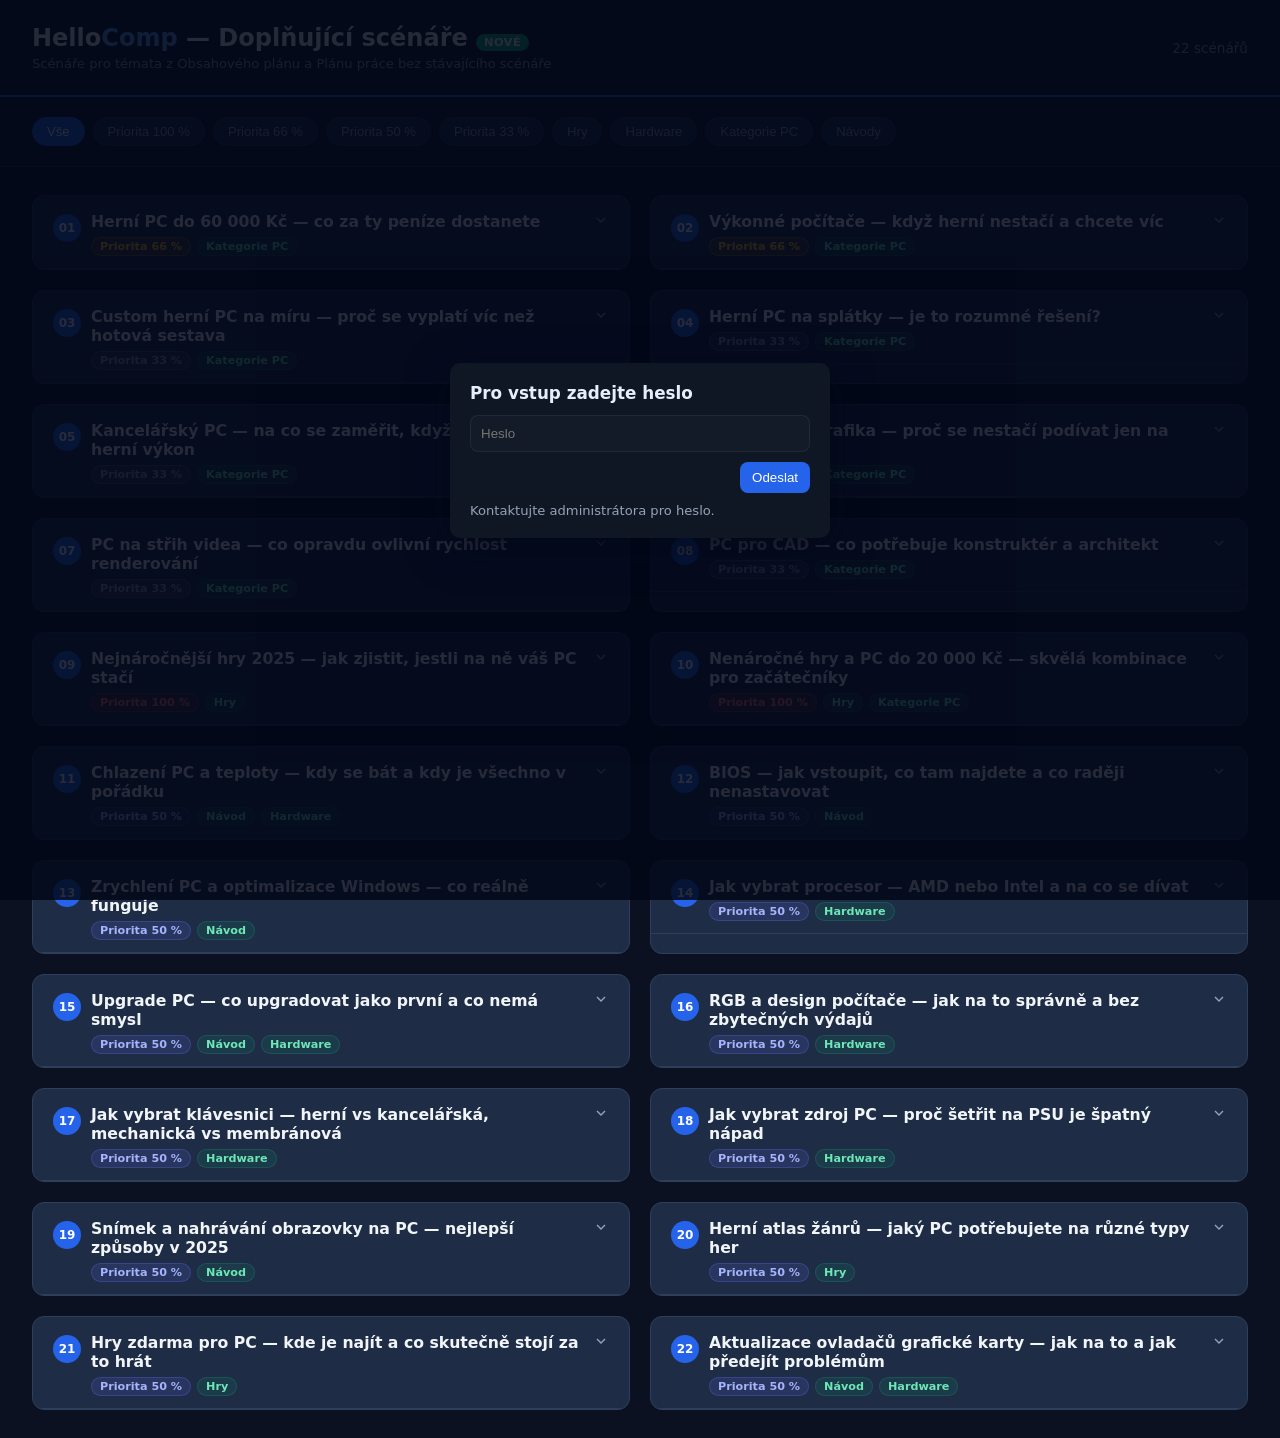
<file: HelloComp_SEO_Video_Scripts_DOPLNENI.html>
<!DOCTYPE html>
<html lang="cs">
<head>
<meta charset="UTF-8">
<meta name="viewport" content="width=device-width, initial-scale=1.0">
<title>HelloComp — Doplňující video scénáře (SEO plán + Plán práce)</title>
<style>
  :root {
    --bg: #0b1120; --bg2: #111827; --card: #1e2d45; --blue: #2563eb; --lblue: #60a5fa;
    --green: #10b981; --amber: #f59e0b; --red: #ef4444; --text: #f1f5f9; --muted: #94a3b8;
  }
  * { box-sizing: border-box; margin: 0; padding: 0; }
  body { background: var(--bg); color: var(--text); font-family: 'Segoe UI', system-ui, sans-serif; min-height: 100vh; }
  header { background: var(--bg2); border-bottom: 2px solid var(--blue); padding: 24px 32px; display: flex; align-items: center; gap: 16px; flex-wrap: wrap; }
  header h1 { font-size: 1.5rem; font-weight: 700; }
  header h1 span { color: var(--lblue); }
  .badge-new { background: var(--green); color: #fff; font-size: .7rem; font-weight: 700; padding: 2px 8px; border-radius: 20px; letter-spacing: .05em; }
  .meta { margin-left: auto; color: var(--muted); font-size: .85rem; }
  .filters { display: flex; gap: 8px; padding: 20px 32px; flex-wrap: wrap; background: var(--bg2); border-bottom: 1px solid #1e2d45; }
  .filters button { background: var(--card); border: 1px solid #2d3f5a; color: var(--muted); padding: 6px 14px; border-radius: 20px; cursor: pointer; font-size: .82rem; transition: all .2s; }
  .filters button:hover, .filters button.active { background: var(--blue); color: #fff; border-color: var(--blue); }
  main { padding: 28px 32px; display: grid; grid-template-columns: repeat(auto-fill, minmax(400px, 1fr)); gap: 20px; }
  .card { background: var(--card); border-radius: 12px; overflow: hidden; border: 1px solid #2d3f5a; transition: box-shadow .2s; }
  .card:hover { box-shadow: 0 4px 24px rgba(37,99,235,.18); }
  .card-head { padding: 16px 20px 12px; border-bottom: 1px solid #2d3f5a; cursor: pointer; user-select: none; display: flex; align-items: flex-start; gap: 10px; }
  .card-head:hover { background: rgba(37,99,235,.06); }
  .card-num { background: var(--blue); color: #fff; font-weight: 700; font-size: .75rem; min-width: 28px; height: 28px; border-radius: 50%; display: flex; align-items: center; justify-content: center; flex-shrink: 0; margin-top: 2px; }
  .card-meta { flex: 1; }
  .card-title { font-weight: 600; font-size: .98rem; margin-bottom: 4px; }
  .tags { display: flex; gap: 6px; flex-wrap: wrap; margin-top: 6px; }
  .tag { font-size: .7rem; padding: 2px 8px; border-radius: 10px; font-weight: 600; }
  .tag-prio100 { background: rgba(239,68,68,.15); color: #f87171; border: 1px solid rgba(239,68,68,.3); }
  .tag-prio66 { background: rgba(245,158,11,.15); color: #fbbf24; border: 1px solid rgba(245,158,11,.3); }
  .tag-prio50 { background: rgba(99,102,241,.15); color: #a5b4fc; border: 1px solid rgba(99,102,241,.3); }
  .tag-prio33 { background: rgba(148,163,184,.12); color: #94a3b8; border: 1px solid rgba(148,163,184,.25); }
  .tag-cat { background: rgba(16,185,129,.1); color: #6ee7b7; border: 1px solid rgba(16,185,129,.2); }
  .chevron { color: var(--muted); margin-left: auto; transition: transform .2s; flex-shrink: 0; }
  .chevron.open { transform: rotate(180deg); }
  .card-body { display: none; padding: 0 20px 16px; }
  .card-body.open { display: block; }
  .url-row { margin: 12px 0 8px; }
  .url-row a { color: var(--lblue); font-size: .78rem; text-decoration: none; }
  .url-row a:hover { text-decoration: underline; }
  .section { margin-top: 12px; }
  .section-label { font-size: .7rem; font-weight: 700; letter-spacing: .08em; text-transform: uppercase; margin-bottom: 5px; }
  .section-label.hook { color: var(--amber); }
  .section-label.body { color: var(--lblue); }
  .section-label.cta { color: var(--green); }
  .section-text { background: rgba(0,0,0,.2); border-radius: 8px; padding: 10px 12px; font-size: .88rem; line-height: 1.55; color: #e2e8f0; }
  .chars { font-size: .72rem; color: var(--muted); margin-top: 5px; text-align: right; }
  .copy-btn { margin-top: 14px; background: var(--blue); color: #fff; border: none; border-radius: 8px; padding: 8px 16px; font-size: .82rem; cursor: pointer; width: 100%; transition: background .2s; }
  .copy-btn:hover { background: #1d4ed8; }
  .copy-btn.copied { background: var(--green); }
  @media(max-width:600px){ main { padding: 16px; grid-template-columns: 1fr; } .filters { padding: 12px 16px; } header { padding: 16px; } }
</style>
  <script src="assets/auth.js" defer></script>
</head>
<body>
<header>
  <div>
    <h1>Hello<span>Comp</span> — Doplňující scénáře <span class="badge-new">NOVÉ</span></h1>
    <div style="color:var(--muted);font-size:.82rem;margin-top:4px;">Scénáře pro témata z Obsahového plánu a Plánu práce bez stávajícího scénáře</div>
  </div>
  <div class="meta" id="counter">Načítám...</div>
</header>
<div class="filters">
  <button class="active" onclick="setFilter('all',this)">Vše</button>
  <button onclick="setFilter('100',this)">Priorita 100 %</button>
  <button onclick="setFilter('66',this)">Priorita 66 %</button>
  <button onclick="setFilter('50',this)">Priorita 50 %</button>
  <button onclick="setFilter('33',this)">Priorita 33 %</button>
  <button onclick="setFilter('hry',this)">Hry</button>
  <button onclick="setFilter('hw',this)">Hardware</button>
  <button onclick="setFilter('kategorie',this)">Kategorie PC</button>
  <button onclick="setFilter('navod',this)">Návody</button>
</div>
<main id="grid"></main>

<script>
const scripts = [
  {
    title: "Herní PC do 60 000 Kč — co za ty peníze dostanete",
    url: "https://www.hellocomp.cz/herni-pocitac-do-60-000-kc/",
    prio: "66",
    cats: ["kategorie"],
    hook: "Za 60 tisíc si dnes koupíte opravdu výkonný herní počítač. Ale víte, na co si dát pozor, abyste nepřeplatili za zbytečný výkon — nebo naopak nepodcenili budoucnost?",
    body: "V kategorii do 60 000 Kč se pohybujeme v segmentu high-end herních počítačů. Dostanete procesory jako Ryzen 7 7700X nebo Intel Core i7-14700K a grafické karty třídy RTX 4070 Ti nebo RX 7900 GRE. To znamená plynné hraní ve 4K rozlišení s ray tracingem zapnutým naplno. Klíčový dotaz, který řešíme u každého sestavení: má smysl jít na 4K, nebo raději zůstat u 1440p a investovat do rychlého monitoru 165 Hz+? Záleží na tom, jaké hry hrajete. Pro e-sportové tituly — Valorant, CS2, Fortnite — je vyšší Hz mnohem důležitější než 4K. Pro RPG a otevřené světy naopak 4K změnu pocítíte okamžitě. V HelloComp každé sestavení testujeme před odesláním — víte přesně, na co sáháte.",
    cta: "Přijďte si k nám promluvit o sestavení do 60 tisíc. Poradíme, co má smysl a co je jen hezky vypadající číslo na papíře. Odkaz v biu, nebo nás najdete na hellocomp.cz."
  },
  {
    title: "Výkonné počítače — když herní nestačí a chcete víc",
    url: "https://www.hellocomp.cz/vykonne-pocitace/",
    prio: "66",
    cats: ["kategorie"],
    hook: "Co když potřebujete počítač, který zvládne jak hry, tak práci na plný výkon — střih videa ve 4K, 3D modelování a zároveň večerní gaming? Výkonný počítač a herní PC nejsou vždy totéž.",
    body: "Výkonný počítač se od čistě herního liší hlavně výběrem komponent. Potřebujete více RAM — ideálně 32 nebo 64 GB pro kreativní práci. Procesor by měl mít hodně jader: AMD Ryzen 9 nebo Intel Core i9 zvládnou bez přehřátí renderovat a současně hrát. Grafická karta musí být dostatečně silná pro obě disciplíny — RTX 4080 nebo 4090 se postará o akceleraci v Adobe Premier i o plynné hraní Cyberpunka. Důležitá jsou i rychlá NVMe SSD úložiště — čekání na načtení projektu je stejně frustrující jako pády FPS. V HelloComp tato sestavení navrhujeme přímo na míru podle toho, co skutečně děláte — ne podle katalogového listu.",
    cta: "Pokud si nejste jisti, jestli potřebujete herní nebo výkonný PC, napište nám nebo přijďte osobně. Uložíme vás od špatné investice."
  },
  {
    title: "Custom herní PC na míru — proč se vyplatí víc než hotová sestava",
    url: "https://hellocomp.cz/custom-herni-pocitac-na-miru/",
    prio: "33",
    cats: ["kategorie"],
    hook: "Víte, proč většina lidí po roce lituje hotové sestavy z e-shopu? Protože ji nepřizpůsobili svým potřebám — a teď mají procesor, co přebývá, a GPU, co nestačí.",
    body: "Custom herní PC na míru znamená, že každou komponentu volíme podle toho, co hrajete, jak dlouho chcete PC používat a jaký máte rozpočet. Není žádný důvod platit za 32 GB RAM, když hrajete CS2. Stejně tak nemá smysl šetřit na grafické kartě, pokud chcete hrát AAA tituly v 1440p. V HelloComp projdeme s vámi tři základní otázky: jaké hry, jaké rozlišení, jaký budget. Z toho složíme sestavu, která má smysl — bez zbytečného přeplácení, ale taky bez kompromisů na špatném místě. A každý custom PC u nás projde testem před odesláním. Žádné překvapení po rozbalení.",
    cta: "Chcete custom PC přesně pro vás? Pošlete nám zprávu nebo přijďte. Sestavíme vám návrh — zdarma a bez závazků."
  },
  {
    title: "Herní PC na splátky — je to rozumné řešení?",
    url: "https://www.hellocomp.cz/herni-pocitace-na-splatky/",
    prio: "33",
    cats: ["kategorie"],
    hook: "Herní PC chcete hned, ale nemáte teď celou částku najednou. Splátky mohou být rozumné řešení — ale záleží na podmínkách. Co si hlídat, aby vás to nevyšlo draho?",
    body: "Splátky u elektroniky mají jednu zásadní výhodu: dostanete počítač teď, když ho potřebujete — ne za půl roku, až naspoříte. Ale vždy sledujte RPSN — roční procentuální sazbu nákladů. Nulové úrokové akce bývají opravdu výhodné, pokud splátky stihnete. Naopak, pokud máte u poskytovatele vyšší RPSN, zaplatíte za PC více, než je jeho cena. V HelloComp nabízíme možnost splátkového financování pro herní sestavy od 15 000 Kč výše. Vždy vám ukážeme celkovou cenu, abyste věděli, co platíte. Žádné skryté poplatky, žádná překvapení na výpisu.",
    cta: "Chcete zjistit, jaké splátky vycházejí pro vaši sestavu? Napište nám nebo se podívejte na hellocomp.cz — tam najdete aktuální podmínky."
  },
  {
    title: "Kancelářský PC — na co se zaměřit, když nepotřebujete herní výkon",
    url: "https://www.hellocomp.cz/kancelarske-pocitace/",
    prio: "33",
    cats: ["kategorie"],
    hook: "Pro práci z domu nebo kanceláře nepotřebujete herní obr. Ale levný a pomalý PC vás bude stát čas každý den. Kde je rozumná hranice?",
    body: "Kancelářský počítač musí zvládat tři základní věci spolehlivě: prohlížeč s deseti záložkami, Teams nebo Zoom a práci v Officeu. To neznamená, že musí být pomalý — ale nemusí mít ani RTX grafiku. Pro drtivou většinu kancelářské práce bohatě stačí procesor Ryzen 5 nebo Intel Core i5, 16 GB RAM a rychlý SSD. Ten je klíčový — rozdíl mezi počítačem s HDD a SSD poznáte okamžitě při zapínání a přepínání aplikací. V HelloComp sestavujeme kancelářské PC, která jsou spolehlivá a tichá — protože hlučný počítač v kanceláři přímo trápí při videocallu. Klademe důraz na nízkou spotřebu a dlouhou životnost.",
    cta: "Hledáte spolehlivý pracovní PC bez zbytečného přeplácení? Podívejte se na hellocomp.cz nebo napište — poradíme co přesně potřebujete."
  },
  {
    title: "Počítač pro grafika — proč se nestačí podívat jen na GPU",
    url: "https://www.hellocomp.cz/pocitace-pro-grafiky/",
    prio: "33",
    cats: ["kategorie"],
    hook: "Spousta grafiků si koupí PC se silnou grafickou kartou a pak se diví, proč Photoshop nebo Illustrator stále lagují. Chyba není v GPU — je jinde.",
    body: "Pro grafické práce — Photoshop, Illustrator, After Effects, Lightroom — je nejdůležitější kombinace RAM a rychlého úložiště. Procesor musí mít dostatek jader pro vícevláknové renderování, ale grafická karta hraje různou roli podle softwaru. Adobe produkty využívají GPU pro akceleraci, ale záleží na konkrétní aplikaci. Co každý grafik potřebuje jistě: 32 GB RAM jako základ, nejlépe 64 GB pro náročné projekty, rychlý NVMe SSD na projekty a druhý disk na zálohy, a kalibrovaný monitor s přesným podáním barev — to je investice, která se vyplatí. V HelloComp sestavujeme pracovní stanice pro grafiky i na základě konkrétního softwaru, se kterým pracujete.",
    cta: "Pracujete v grafice a chcete PC, který vás nebude brzdit? Napište nám jaký software používáte — sestavíme přesně to, co potřebujete."
  },
  {
    title: "PC na střih videa — co opravdu ovlivní rychlost renderování",
    url: "https://www.hellocomp.cz/pocitace-na-strih-videa/",
    prio: "33",
    cats: ["kategorie"],
    hook: "Renderujete hodinu a čekáte hodinu? Není to osud — je to špatná sestava. Tady jsou tři věci, které reálně zkrátí čas renderování na zlomek.",
    body: "Střih videa je jednou z nejvíce náročných disciplín na hardware. Tři klíčové faktory: za prvé, procesor — čím více jader, tím lépe. AMD Ryzen 9 7950X nebo Intel Core i9-14900K jsou špičkou pro střih. Za druhé, RAM — pro 4K střih potřebujete minimálně 32 GB, lépe 64 GB. Za třetí, GPU akcelerace — Premiere Pro a DaVinci Resolve využívají GPU kartu pro renderování; RTX 4070 nebo výše výrazně zkrátí export. A nezapomeňte na úložiště: NVMe SSD s rychlostí 5 GB/s plus je jiný svět oproti klasickému SSD. V HelloComp sestavujeme střižny pro Youtubeiry, filmové tvůrce i firemní videoprodukce.",
    cta: "Chcete PC, který zvládne 4K střih bez čekání? Poradíme vám konkrétní sestavu podle vašeho rozpočtu. Odkaz v biu."
  },
  {
    title: "PC pro CAD — co potřebuje konstruktér a architekt",
    url: "https://www.hellocomp.cz/pocitace-pro-cad/",
    prio: "33",
    cats: ["kategorie"],
    hook: "CAD programy jako AutoCAD, SolidWorks nebo Revit mají specifické nároky na hardware, které se liší od herních PC. Investice do špatné sestavy vás bude stát produktivitu každý den.",
    body: "Pro CAD práci jsou klíčové tři věci: stabilní výkon procesoru, dostatek RAM a profesionální grafická karta. CAD software často pracuje více se single-core výkonem procesoru než s počtem jader — proto Intel Core i7 nebo i9 s vysokými taktovacími frekvencemi tu funguje výborně. RAM: minimum 32 GB, pro větší sestavy v Revit nebo komplexní modely v SolidWorks ideálně 64 GB. Grafická karta: herní GPU fungují, ale profesionální karty Nvidia Quadro nebo AMD Radeon Pro mají certifikaci pro CAD software a stabilnější ovladače. To může rozhodnout při práci na kritickém projektu. V HelloComp sestavujeme pracovní stanice pro architekty, konstruktéry i strojní inženýry.",
    cta: "Pracujete s CAD softwarem a chcete sestavu, která to zvládne bez kompromisů? Napište nám — poradíme přesně pro váš software."
  },
  {
    title: "Nejnáročnější hry 2025 — jak zjistit, jestli na ně váš PC stačí",
    url: "https://www.hellocomp.cz/hry-nejnarocnejsi-a-vyber-pc/",
    prio: "100",
    cats: ["hry"],
    hook: "Spustíte nový titul, nastavíte ultra detaily — a FPS padají pod 30. Jak zjistit, jestli problém je v GPU, RAM nebo procesoru, než investujete do nové komponenty?",
    body: "Nejnáročnější hry roku 2025 — Alan Wake 2, Star Wars Outlaws, Black Myth: Wukong nebo Indiana Jones — kladou velké nároky hlavně na grafickou kartu a RAM. Ale diagnóza je důležitá: pokud máte vytíženou GPU na 99 % a CPU pod 60 %, váš procesor nestačí, ne grafika. Pokud je to naopak, GPU je úzké místo. Pro nejnáročnější tituly v 1440p nebo 4K dnes potřebujete minimálně RTX 4070 nebo RX 7800 XT. Důležité je také nastavit XMP profil v BIOSu — spousta lidí má RAM, co běží na poloviční rychlosti, a neví o tom. Tuhle chybu vidíme v servisu opakovaně. V HelloComp při sestavování každého PC rovnou kontrolujeme, jestli je XMP/EXPO profil správně nastaven.",
    cta: "Chcete vědět, jestli váš PC zvládne nejnovější tituly, nebo potřebujete upgrade? Napište nám — podíváme se na váš benchmark a poradíme."
  },
  {
    title: "Nenáročné hry a PC do 20 000 Kč — skvělá kombinace pro začátečníky",
    url: "https://www.hellocomp.cz/hry-nenarocne-a-vyber-pc-do-20000/",
    prio: "100",
    cats: ["hry", "kategorie"],
    hook: "Chcete začít hrát hry na PC, ale nechcete utrácet majlant? Dobrá zpráva: pro většinu populárních titulů nepotřebujete top sestavu. Tady je co koupit a proč to stačí.",
    body: "Nenáročné hry — Minecraft, Stardew Valley, Among Us, Rocket League, staré díly Call of Duty nebo indie tituly — běží skvěle i na PC do 20 000 Kč. Co opravdu potřebujete: procesor Ryzen 5 nebo Intel Core i5, 16 GB RAM, a grafická karta GTX 1660 Super nebo RX 6600 XT postačí pro 1080p hraní těchto titulů na ultra detaily. Klíčové je, abyste nepodcenili SSD — herní zážitek s HDD je frustrující i u nenáročných her kvůli pomalému načítání. V HelloComp sestavy do 20 tisíc optimalizujeme tak, aby měly smysl a vydržely aspoň 3–4 roky bez upgradu.",
    cta: "Chcete vstoupit do PC gamingu bez zbytečně velké investice? Podívejte se na naše sestavy do 20 000 Kč na hellocomp.cz — nebo se zeptejte, co pro vás má smysl."
  },
  {
    title: "Chlazení PC a teploty — kdy se bát a kdy je všechno v pořádku",
    url: "https://www.hellocomp.cz/chlazeni-a-teploty-pc/",
    prio: "50",
    cats: ["navod", "hw"],
    hook: "Váš PC při hraní dosahuje 85 stupňů — je to problém? A co 95 stupňů na procesoru? Teploty jsou nejčastější otázka v servisu. Tady jsou čísla, na která se skutečně dívat.",
    body: "Bezpečné teploty se liší podle komponentů. Procesory Intel a AMD jsou navrženy na bezpečný provoz do 90–100 °C, ale dlouhodobě chcete být pod 80 °C při zátěži. Grafické karty Nvidia mají teplotní limit kolem 83–88 °C — pokud na něj narážíte opakovaně, přemýšlejte o zlepšení proudění vzduchu v skříni. Na co se zaměřit: správné usazení CPU chladiče s tepelnou pastou, dostatečný airflow ve skříni — ideálně více přívod vzduchu zepředu než odtah vzadu, čistota PC od prachu alespoň jednou za půl roku. Nejčastější chyba, kterou vidíme: plná skříň prachu a fabriková tepelná pasta stará tři roky. Výsledek? Zbytečný throttling a nižší výkon.",
    cta: "Máte obavy z teplot svého PC, nebo ho chcete správně vyčistit a servisovat? Přijďte do HelloComp — prohlídka je rychlá a řekneme vám pravdu."
  },
  {
    title: "BIOS — jak vstoupit, co tam najdete a co raději nenastavovat",
    url: "https://www.hellocomp.cz/bios-jak-spustit-nastaveni-a-sprava/",
    prio: "50",
    cats: ["navod"],
    hook: "BIOS zní děsivě, ale je to jen nastavení, které se spustí ještě před Windows. A jedna věc, která vám tam může výrazně zlepšit výkon, trvá nastavit třicet vteřin.",
    body: "Do BIOSu se dostanete při spuštění PC stisknutím klávesy — nejčastěji Delete, F2 nebo F10 podle výrobce základní desky. Hned na začátku zkontrolujte dvě věci: pořadí bootování — první by měl být váš systémový SSD disk, ne USB nebo DVD. A za druhé, XMP nebo EXPO profil pro RAM. Pokud ho nemáte zapnutý, vaše paměti pravděpodobně běží na 2133 MHz místo deklarovaných 3200 nebo 5600 MHz. To je obrovský výkonnostní rozdíl, který nepoznáte nikde jinde než tady. Ostatní nastavení — jako přetaktování CPU nebo voltáže — nechte na zkušených, pokud nevíte přesně co děláte.",
    cta: "Nevíte si rady s BIOSem nebo chcete správně nastavit XMP profil? Napište nám nebo přijďte — nastavíme to za vás a nic nerozbijeme."
  },
  {
    title: "Zrychlení PC a optimalizace Windows — co reálně funguje",
    url: "https://www.hellocomp.cz/zrychleni-pc-a-optimalizace/",
    prio: "50",
    cats: ["navod"],
    hook: "YouTube je plný videí o zrychlení PC pomocí záhadných tweaků v registrech a vypnutí 37 služeb. Víte co z toho reálně funguje? Skoro nic. Tady jsou tři věci, které skutečně pomáhají.",
    body: "Tři ověřené způsoby jak zrychlit PC: Za prvé, přeinstalujte Windows čistě — bloatware a nahromaděné soubory za roky používání zpomalují systém víc než cokoliv jiného. Za druhé, zkontrolujte startup v Task Manageru — Ctrl+Shift+Esc, záložka Startup. Vypněte vše, co se spouští automaticky a nepotřebujete. To přímo zkrátí čas bootování. Za třetí, pokud stále máte HDD jako systémový disk, upgrade na SSD je nejlevnější a nejrazantnější zrychlení, které pro PC uděláte. Zvyšování výkonu pomocí registry tweaků nebo softwaru jako GameBooster jsou vesměs placebo. Počítač nespeed-boost, opravte ho správně.",
    cta: "Váš PC je pomalý a nevíte proč? Přijďte na diagnostiku do HelloComp — zjistíme přesnou příčinu a navrhneme rozumné řešení."
  },
  {
    title: "Jak vybrat procesor — AMD nebo Intel a na co se dívat",
    url: "https://www.hellocomp.cz/jak-vybrat-procesor/",
    prio: "50",
    cats: ["hw"],
    hook: "AMD nebo Intel? Tato otázka rozděluje herní komunitu více než cokoliv jiného. Pravda je, že odpověď závisí na tom, k čemu PC budete používat — a teď je to zajímavější než kdy dřív.",
    body: "Pro herní počítač v roce 2025 jsou nejlepší procesory v poměru cena/výkon: AMD Ryzen 5 7600X a Ryzen 7 7700X pro střední třídu, Intel Core i5-14600K a i7-14700K jako přímá konkurence. AMD má výhodu v energetické účinnosti a multi-core výkonu. Intel tradičně vede v single-core výkonu, důležitém pro hry. Co sledovat při výběru: TDP — spotřeba ovlivní chlazení, podpora paměti DDR4 vs DDR5, kompatibilita s paticí a základní deskou. Nový procesor neznamená nutně nová základní deska — ale někdy ano. V HelloComp vždy kontrolujeme kompatibilitu celé sestavy před objednáním.",
    cta: "Vybíráte procesor a nevíte, do čeho jít? Napište nám svůj use-case a budget — doporučíme konkrétní model s odůvodněním."
  },
  {
    title: "Upgrade PC — co upgradovat jako první a co nemá smysl",
    url: "https://www.hellocomp.cz/upgrade-pc/",
    prio: "50",
    cats: ["navod", "hw"],
    hook: "Váš PC se zpomalil a přemýšlíte, co upgradovat. Nový procesor? GPU? Více RAM? Špatná volba tu může znamenat zbytečně utracené peníze bez reálného efektu.",
    body: "Jak postupovat při upgradu: Nejdřív zjistěte, kde je úzké místo. Spusťte náročnější hru a sledujte v MSI Afterburner nebo Task Manageru, co je na 100 % — CPU nebo GPU. Pokud je to GPU, nová grafická karta bude mít největší efekt. Pokud CPU, možná stačí lepší chlazení nebo OC RAM. Pokud máte stále méně než 16 GB RAM nebo HDD jako hlavní disk — to jsou nejlevnější upgrady s nejvyšším efektem. Nezapomínejte na kompatibilitu: nová grafická karta potřebuje dostatečný zdroj PC, nový procesor může vyžadovat novou základní desku. V HelloComp nabízíme upgrade konzultace — přijdete s aktuální sestavou, odejdete s plánem.",
    cta: "Chcete upgradovat PC, ale nevíte kde začít? Přijďte do HelloComp — diagnostikujeme sestavu a navrhneme smysluplný postup."
  },
  {
    title: "RGB a design počítače — jak na to správně a bez zbytečných výdajů",
    url: "https://www.hellocomp.cz/rgb-design-pocitace/",
    prio: "50",
    cats: ["hw"],
    hook: "RGB světla na PC — zbytečný luxus nebo součást setup identity? Než to zavrhnete nebo naopak přeinvestujete do svetelné show, tady je co skutečně stojí za to.",
    body: "RGB má jednu praktickou nevýhodu: management softwaru. Každý výrobce — Corsair, ASUS Aura, MSI Mystic Light, Gigabyte Fusion — má vlastní aplikaci. Pokud máte různé značky, synchronizace je bolest. Tip: vyberte jednu značku napříč komponentami, nebo použijte OpenRGB jako univerzální řešení. Co reálně ovlivňuje vzhled setup: tempered glass skříň, RGB ventilátory a RAM pásky. Procesorový chladič se světlem je hezký bonus. Kabely jsou skvělý detail — sleeved kabely nebo cable management výrazně změní celkový dojem, a to bez připlácení za efektní komponenty. Světlo nepřidá výkon, ale dobrý setup motivuje. Jen ať to neslouží jako náhrada za výkon.",
    cta: "Stavíte nebo upgradujete setup a chcete, aby vypadal skvěle? Poradíme vám, co koupit za rozumné peníze. Napište nám nebo navštivte hellocomp.cz."
  },
  {
    title: "Jak vybrat klávesnici — herní vs kancelářská, mechanická vs membránová",
    url: "https://www.hellocomp.cz/jak-vybrat-klavesnici/",
    prio: "50",
    cats: ["hw"],
    hook: "Klávesnice je věc, které se každý den dotknete miliardkrát. Přesto ji lidé vybírají naposledy a za nejméně peněz. Jedna špatná volba znamená roky nelibého psaní.",
    body: "Základní volba: mechanická nebo membránová. Membránové klávesnice jsou tiché a levnější — dobré pro kanceláře. Mechanické mají přesnější aktivaci, delší životnost a výraznější zpětnou vazbu — skvělé pro gaming i pro typisty. Typy přepínačů: červené switche jsou tiché a lehké — oblíbené u hráčů, modré jsou hlasité s taktilní zpětnou vazbou — milují je pisatelé, hnědé jsou kompromis. Pro herní klávesnici hledejte: anti-ghosting nebo n-key rollover pro spolehlivé zaznamenání všech současných úhozů, odolnou konstrukci a pokud možno odnímatelný kabel. Velikost: full size s numpadmem, TKL bez numpadu pro více místa na myš, nebo kompaktní 60/65 %.",
    cta: "Hledáte klávesnici do gamingového setup nebo na práci? Poradíme vám konkrétní model podle vašich potřeb a rozpočtu."
  },
  {
    title: "Jak vybrat zdroj PC — proč šetřit na PSU je špatný nápad",
    url: "https://www.hellocomp.cz/jak-vybrat-zdroj/",
    prio: "50",
    cats: ["hw"],
    hook: "Zdroj je komponenta, na které se nejčastěji šetří — a přitom to je ta, která může spálit všechno ostatní. Tady je jak vybrat správně a co nikdy nekupovat.",
    body: "Dvě klíčová kritéria: výkon v wattech a certifikace 80 Plus. Pro herní PC s RTX 4070 a Ryzen 7 potřebujete minimálně 650 W, pro RTX 4090 sestavy 850–1000 W. Vždy kupujte s rezervou 20–30 % nad aktuální spotřebou — to prodlužuje životnost a snižuje hluk. Certifikace 80 Plus Gold nebo Platinum znamená vyšší účinnost — méně tepla, nižší účty za elektřinu a spolehlivější provoz. Co nikdy nekupovat: neznačkové zdroje bez certifikace za neuvěřitelně nízkou cenu. Levný zdroj může způsobit nestabilitu celého systému, nebo v nejhorším případě způsobit požár. V HelloComp používáme výhradně zdroje od prověřených výrobců — Corsair, be quiet!, Seasonic — s minimálně 80 Plus Gold certifikací.",
    cta: "Nevíte jaký zdroj zvolit pro vaši sestavu? Napište nám složení PC — spočítáme spotřebu a doporučíme správný model."
  },
  {
    title: "Snímek a nahrávání obrazovky na PC — nejlepší způsoby v 2025",
    url: "https://www.hellocomp.cz/snimek-a-nahravani-obrazovky-pc/",
    prio: "50",
    cats: ["navod"],
    hook: "Chcete pořídit screenshot nebo nahrávat gameplay bez toho, aby vám to vzalo výkon? Windows, NVIDIA a AMD mají každý svůj způsob — a jeden z nich je výrazně lepší než ostatní.",
    body: "Pro screenshot: nejrychlejší je Win+Shift+S pro výběr oblasti, nebo Print Screen pro celou obrazovku uloženou do schránky. Pro hraní: Nvidia ShadowPlay — NVIDIA Overlay, Alt+Z — nahrává na GPU a nevytěžuje CPU. Pro AMD karty je to AMD ReLive s podobnou funkcí. Xbox Game Bar ve Windows 11 funguje na všech sestavách a je dostatečný pro základní nahrávání. Pro streamy nebo kvalitní záznamy doporučujeme OBS Studio — zdarma, flexibilní nastavení bitrate a enkodéru. Klíč je nastavit NVENC nebo AMF hardwarový enkodér v OBS, ne softwarový CPU enkodér — to výrazně snižuje zátěž.",
    cta: "Chcete nahrávat gameplay nebo stream a nevíte jak nastavit OBS? Napište nám — nebo se podívejte na naše návody na hellocomp.cz."
  },
  {
    title: "Herní atlas žánrů — jaký PC potřebujete na různé typy her",
    url: "https://www.hellocomp.cz/hry-atlas-zanru/",
    prio: "50",
    cats: ["hry"],
    hook: "FPS, RPG, strategie, simulátor — každý žánr má jiné nároky na hardware. Herní PC do 20 tisíc zvládne Minecraft, ale na Microsoft Flight Simulator za stejné peníze přijdete zkrátka.",
    body: "Tady je přehled nároků podle žánru: E-sport FPS — Valorant, CS2, Fortnite — relativně nenáročné, důležité je ale 144+ Hz monitor a nízká latence. AAA open world — Cyberpunk 2077, Starfield, Ghost of Tsushima — náročné na GPU, ideálně RTX 4070 a výš pro 1440p. Strategie — Civilization, Total War — hodně závisí na CPU, velké mapy kladou nároky na počet jader. Simulátory — Flight Simulator, BeamNG.drive — extrémní nároky na CPU a RAM, Flight Sim v podstatě nemá dno. Indie a starší tituly — nenáročné, zvládne skoro cokoliv. Podle toho, co hrajete, dokážeme v HelloComp sestavit přesně cílený počítač — ne generický herní stroj.",
    cta: "Řekněte nám, jaké hry hrajete — a my vám řekneme, co přesně potřebujete. Kontakt na hellocomp.cz nebo v biu."
  },
  {
    title: "Hry zdarma pro PC — kde je najít a co skutečně stojí za to hrát",
    url: "https://www.hellocomp.cz/hry-tipy-na-hry-zdarma/",
    prio: "50",
    cats: ["hry"],
    hook: "Free-to-play hry mají špatnou pověst — pay-to-win a grind bez konce. Ale jsou výjimky, které jsou opravdu skvělé a zdarma. Tady jsou ty nejlepší.",
    body: "Na Steamu najdete v sekci Free-to-Play řadu skutečně kvalitních titulů. Dota 2 — komplexní MOBA s obrovskou komunitou. Path of Exile — hloubkové action RPG s dekádou obsahu. Warframe — kooperativní sci-fi akce s pravidelným updatem. Genshin Impact — vizuálně nádherné RPG s volbou neplatit. Epic Games Store každý týden nabízí hry zdarma — stojí za to si vytvořit účet a sledovat. Také GOG, Humble Bundle a Prime Gaming nabízejí hry zdarma pro odběratele. Pro hry zdarma nemusíte mít výkonný PC — většina z nich cílí na co nejširší základnu hráčů.",
    cta: "Hledáte vstupní bod do PC gamingu bez velké investice? Podívejte se na naše sestavy do 20 000 Kč — zvládnou drtivou většinu populárních free-to-play titulů."
  },
  {
    title: "Aktualizace ovladačů grafické karty — jak na to a jak předejít problémům",
    url: "https://www.hellocomp.cz/aktualizace-ovladacu-graficke-karty/",
    prio: "50",
    cats: ["navod", "hw"],
    hook: "Aktualizovat ovladače GPU je správný zvyk — ale špatně provedená aktualizace může způsobit víc problémů než vyřeší. Jeden nástroj vám usnadní celý proces.",
    body: "Proč aktualizovat ovladače GPU: nové tituly dostávají optimalizované ovladače, opravují se chyby a zlepšuje se výkon. Jak na to správně: použijte DDU — Display Driver Uninstaller — pro čistou reinstalaci. Stáhněte ho z Guru3D, spusťte v Safe Mode a odstraňte staré ovladače. Pak nainstalujte nejnovější verzi z webu Nvidia nebo AMD. Alternativně: Nvidia GeForce Experience a AMD Radeon Software notifikuje automaticky. Ale pozor — ne vždy se vyplatí ihned skočit na nejnovější verzi. Pokud vám aktuální sestava funguje perfektně, počkejte pár dní po vydání, jestli se nevyskytnou problémy u jiných uživatelů. Komunity na Reddit r/nvidia a r/AMDHelp rychle upozorní na problematické verze.",
    cta: "Máte problémy s ovladači GPU nebo nevíte jak správně provést reinstalaci? Napište nám — pomůžeme vám projít procesem."
  }
];

function toggle(head) {
  const body = head.nextElementSibling;
  const chev = head.querySelector('.chevron');
  const isOpen = body.classList.contains('open');
  body.classList.toggle('open', !isOpen);
  chev.classList.toggle('open', !isOpen);
}

function copyScript(btn, i) {
  const s = scripts[i];
  const text = `🎬 HOOK:\n${s.hook}\n\n📖 OBSAH:\n${s.body}\n\n📣 CTA:\n${s.cta}`;
  navigator.clipboard.writeText(text).then(() => {
    btn.textContent = '✓ Zkopírováno';
    btn.classList.add('copied');
    setTimeout(() => { btn.textContent = 'Kopírovat scénář'; btn.classList.remove('copied'); }, 2000);
  });
}

let currentFilter = 'all';
function setFilter(f, el) {
  currentFilter = f;
  document.querySelectorAll('.filters button').forEach(b => b.classList.remove('active'));
  el.classList.add('active');
  filterCards();
}

function filterCards() {
  document.querySelectorAll('.card').forEach(card => {
    const p = card.dataset.prio;
    const cats = card.dataset.cats.split(',');
    let show = true;
    if (currentFilter !== 'all') {
      if (['100','66','50','33'].includes(currentFilter)) show = p === currentFilter;
      else show = cats.includes(currentFilter);
    }
    card.style.display = show ? '' : 'none';
  });
  const visible = document.querySelectorAll('.card:not([style*="none"])').length;
  document.getElementById('counter').textContent = visible + ' scénářů';
}

function renderCards() {
  const grid = document.getElementById('grid');
  grid.innerHTML = scripts.map((s, i) => {
    const totalChars = s.hook.length + s.body.length + s.cta.length;
    const prioClass = `tag-prio${s.prio}`;
    const prioLabel = s.prio === '100' ? 'Priorita 100 %' : s.prio === '66' ? 'Priorita 66 %' : s.prio === '50' ? 'Priorita 50 %' : 'Priorita 33 %';
    const catTags = s.cats.map(c => {
      const labels = {hry:'Hry', hw:'Hardware', kategorie:'Kategorie PC', navod:'Návod'};
      return `<span class="tag tag-cat">${labels[c]||c}</span>`;
    }).join('');
    return `<div class="card" data-prio="${s.prio}" data-cats="${s.cats.join(',')}">
      <div class="card-head" onclick="toggle(this)">
        <div class="card-num">${String(i+1).padStart(2,'0')}</div>
        <div class="card-meta">
          <div class="card-title">${s.title}</div>
          <div class="tags">
            <span class="tag ${prioClass}">${prioLabel}</span>
            ${catTags}
          </div>
        </div>
        <svg class="chevron" width="16" height="16" viewBox="0 0 24 24" fill="none" stroke="currentColor" stroke-width="2"><polyline points="6 9 12 15 18 9"/></svg>
      </div>
      <div class="card-body">
        ${s.url ? `<div class="url-row">🔗 <a href="${s.url}" target="_blank">${s.url}</a></div>` : ''}
        <div class="section"><div class="section-label hook">▶ Hook (první 3 vteřiny)</div><div class="section-text">${s.hook}</div></div>
        <div class="section"><div class="section-label body">📖 Obsah</div><div class="section-text">${s.body}</div></div>
        <div class="section"><div class="section-label cta">📣 CTA</div><div class="section-text">${s.cta}</div></div>
        <div class="chars">${totalChars} znaků</div>
        <button class="copy-btn" onclick="copyScript(this,${i})">Kopírovat scénář</button>
      </div>
    </div>`;
  }).join('');
  document.getElementById('counter').textContent = scripts.length + ' scénářů';
}

renderCards();
</script>
</body>
</html>
</file>
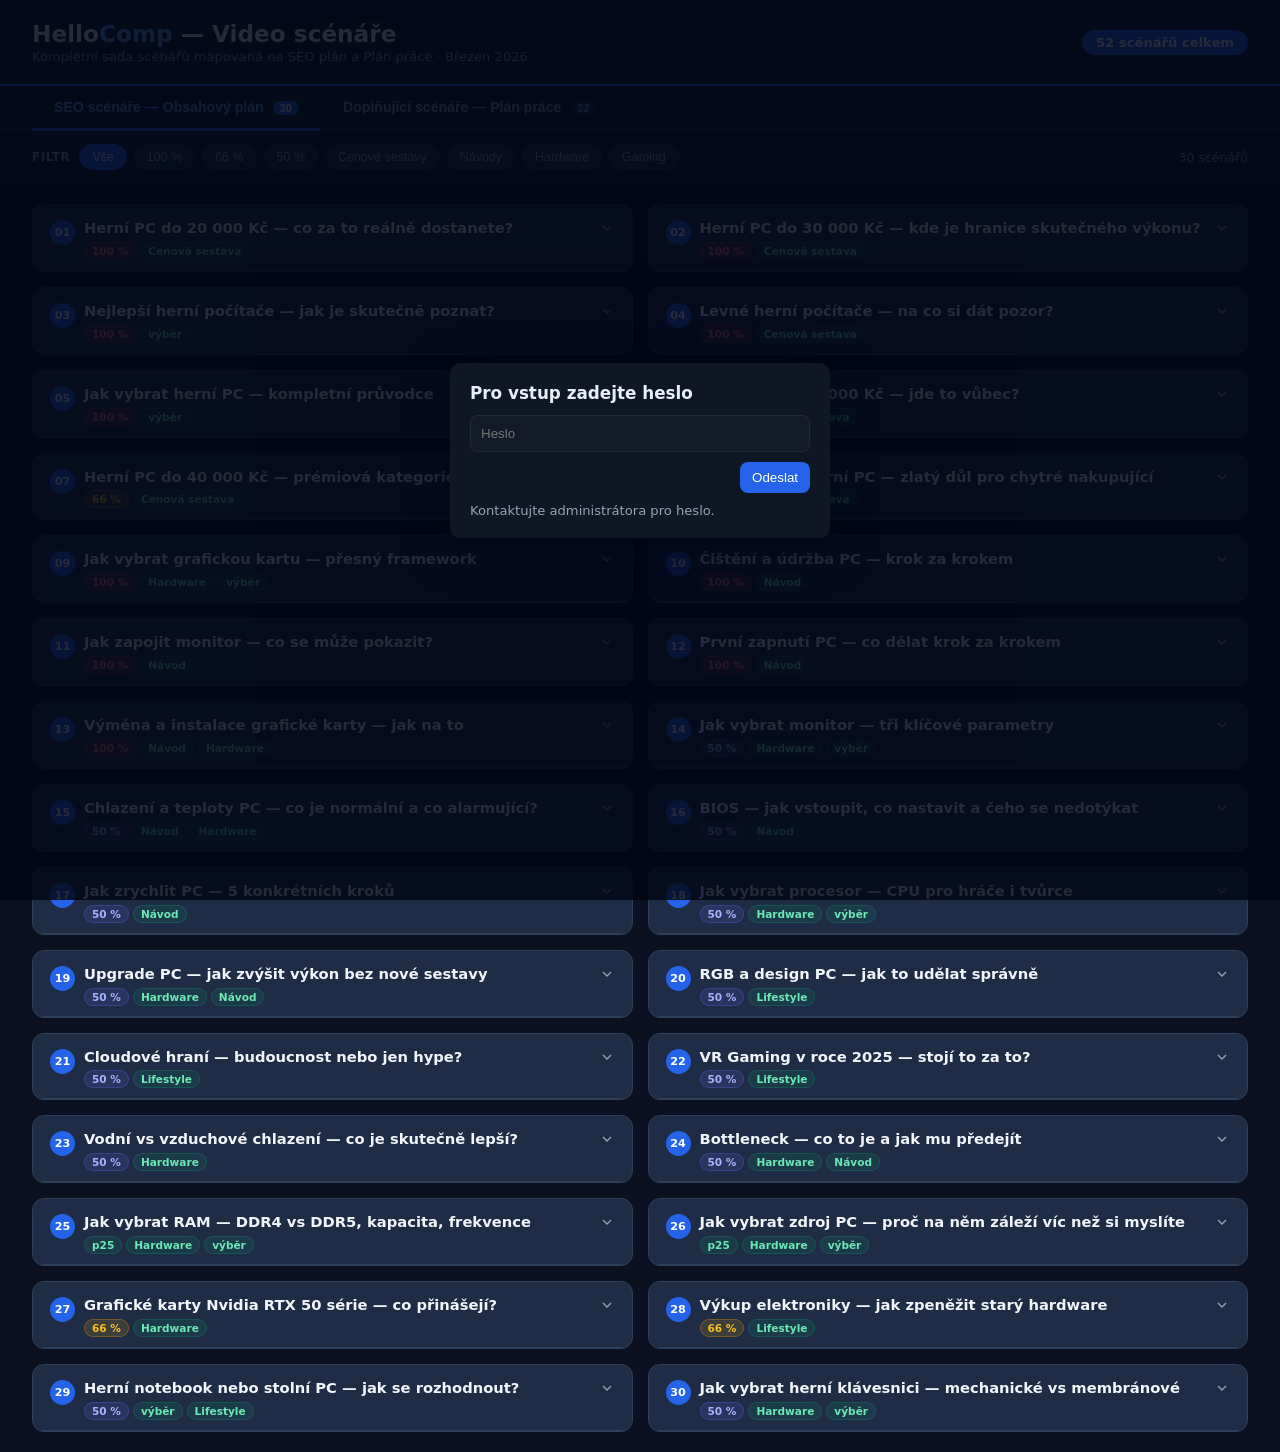
<file: HelloComp_Vsechny_Scenare.html>
<!DOCTYPE html>
<html lang="cs">
<head>
<meta charset="UTF-8">
<meta name="viewport" content="width=device-width,initial-scale=1">
<title>HelloComp — Všechny video scénáře (52)</title>
<style>
:root{--bg:#0b1120;--bg2:#111827;--card:#1e2d45;--blue:#2563eb;--lblue:#60a5fa;--green:#10b981;--amber:#f59e0b;--text:#f1f5f9;--muted:#94a3b8}
*{box-sizing:border-box;margin:0;padding:0}
body{background:var(--bg);color:var(--text);font-family:'Segoe UI',system-ui,sans-serif}
header{background:var(--bg2);border-bottom:2px solid var(--blue);padding:20px 32px;display:flex;align-items:center;gap:16px;flex-wrap:wrap}
.logo{font-size:1.45rem;font-weight:800}.logo b{color:var(--lblue)}
.sub{color:var(--muted);font-size:.82rem;margin-top:2px}
.total{margin-left:auto;background:var(--blue);color:#fff;font-weight:700;font-size:.82rem;padding:5px 14px;border-radius:20px}
nav{display:flex;background:var(--bg2);border-bottom:2px solid #1e2d45;padding:0 32px}
.tab{padding:13px 22px;cursor:pointer;font-size:.88rem;font-weight:600;color:var(--muted);border:none;background:none;border-bottom:3px solid transparent;margin-bottom:-2px;transition:all .2s}
.tab:hover{color:var(--text)}
.tab.on{color:var(--lblue);border-bottom-color:var(--blue)}
.tc{display:inline-block;background:rgba(37,99,235,.2);color:var(--lblue);font-size:.7rem;font-weight:700;padding:1px 7px;border-radius:10px;margin-left:5px}
.tab.on .tc{background:var(--blue);color:#fff}
.bar{display:flex;gap:7px;padding:13px 32px;flex-wrap:wrap;background:var(--bg2);border-bottom:1px solid #1e2d45;align-items:center}
.bl{color:var(--muted);font-size:.73rem;font-weight:700;letter-spacing:.06em;text-transform:uppercase;margin-right:2px}
.bar button{background:var(--card);border:1px solid #2d3f5a;color:var(--muted);padding:5px 12px;border-radius:20px;cursor:pointer;font-size:.78rem;transition:all .2s}
.bar button:hover,.bar button.on{background:var(--blue);color:#fff;border-color:var(--blue)}
.rc{margin-left:auto;color:var(--muted);font-size:.78rem}
.pane{display:none}.pane.on{display:block}
main{padding:20px 32px;display:grid;grid-template-columns:repeat(auto-fill,minmax(420px,1fr));gap:15px}
.card{background:var(--card);border-radius:12px;overflow:hidden;border:1px solid #2d3f5a;transition:box-shadow .2s}
.card:hover{box-shadow:0 4px 24px rgba(37,99,235,.18)}
.ch{padding:13px 17px 10px;border-bottom:1px solid #2d3f5a;cursor:pointer;user-select:none;display:flex;align-items:flex-start;gap:9px}
.ch:hover{background:rgba(37,99,235,.06)}
.cn{background:var(--blue);color:#fff;font-weight:700;font-size:.7rem;min-width:25px;height:25px;border-radius:50%;display:flex;align-items:center;justify-content:center;flex-shrink:0;margin-top:2px}
.cm{flex:1}
.ct{font-weight:600;font-size:.92rem;margin-bottom:4px;line-height:1.35}
.tgs{display:flex;gap:4px;flex-wrap:wrap}
.tg{font-size:.66rem;padding:2px 7px;border-radius:10px;font-weight:600}
.a{background:rgba(239,68,68,.15);color:#f87171;border:1px solid rgba(239,68,68,.3)}
.b{background:rgba(245,158,11,.15);color:#fbbf24;border:1px solid rgba(245,158,11,.3)}
.c{background:rgba(99,102,241,.15);color:#a5b4fc;border:1px solid rgba(99,102,241,.3)}
.d{background:rgba(148,163,184,.12);color:#94a3b8;border:1px solid rgba(148,163,184,.25)}
.e{background:rgba(16,185,129,.1);color:#6ee7b7;border:1px solid rgba(16,185,129,.2)}
.cv{color:var(--muted);margin-left:auto;flex-shrink:0;margin-top:2px;transition:transform .2s}
.cv.on{transform:rotate(180deg)}
.cb{display:none;padding:0 17px 15px}.cb.on{display:block}
.ur{margin:9px 0 4px}.ur a{color:var(--lblue);font-size:.75rem;text-decoration:none;word-break:break-all}
.ur a:hover{text-decoration:underline}
.sc{margin-top:9px}
.sl{font-size:.66rem;font-weight:700;letter-spacing:.08em;text-transform:uppercase;margin-bottom:3px}
.sl.h{color:var(--amber)}.sl.o{color:var(--lblue)}.sl.k{color:var(--green)}
.st{background:rgba(0,0,0,.22);border-radius:8px;padding:8px 11px;font-size:.84rem;line-height:1.56;color:#e2e8f0;white-space:pre-wrap}
.cz{font-size:.68rem;color:var(--muted);margin-top:3px;text-align:right}
.cp{margin-top:10px;background:var(--blue);color:#fff;border:none;border-radius:8px;padding:7px 14px;font-size:.78rem;cursor:pointer;width:100%;font-weight:600;transition:background .2s}
.cp:hover{background:#1d4ed8}.cp.ok{background:var(--green)}
@media(max-width:640px){main{padding:10px;grid-template-columns:1fr}.bar,nav{padding:10px 12px}header{padding:13px}}
</style>
  <script src="assets/auth.js" defer></script>
</head>
<body>

<header>
  <div>
    <div class="logo">Hello<b>Comp</b> &mdash; Video sc&eacute;n&aacute;&rcaron;e</div>
    <div class="sub">Kompletn&iacute; sada sc&eacute;n&aacute;&rcaron;&ucirc; mapovan&aacute; na SEO pl&aacute;n a Pl&aacute;n pr&aacute;ce &middot; B&rcaron;ezen 2026</div>
  </div>
  <div class="total">52 sc&eacute;n&aacute;&rcaron;&ucirc; celkem</div>
</header>

<nav>
  <button class="tab on" id="t1" onclick="show(1)">SEO sc&eacute;n&aacute;&rcaron;e &mdash; Obsahov&yacute; pl&aacute;n <span class="tc">30</span></button>
  <button class="tab"    id="t2" onclick="show(2)">Dopl&ncaron;uj&iacute;c&iacute; sc&eacute;n&aacute;&rcaron;e &mdash; Pl&aacute;n pr&aacute;ce <span class="tc">22</span></button>
</nav>

<div class="bar" id="b1">
  <span class="bl">Filtr</span>
  <button class="on" onclick="flt(1,'all',this)">V&scaron;e</button>
  <button onclick="flt(1,'p100',this)">100&nbsp;%</button>
  <button onclick="flt(1,'p66',this)">66&nbsp;%</button>
  <button onclick="flt(1,'p50',this)">50&nbsp;%</button>
  <button onclick="flt(1,'budget',this)">Cenov&eacute; sestavy</button>
  <button onclick="flt(1,'guide',this)">N&aacute;vody</button>
  <button onclick="flt(1,'hardware',this)">Hardware</button>
  <button onclick="flt(1,'gaming',this)">Gaming</button>
  <span class="rc" id="rc1"></span>
</div>
<div class="bar" id="b2" style="display:none">
  <span class="bl">Filtr</span>
  <button class="on" onclick="flt(2,'all',this)">V&scaron;e</button>
  <button onclick="flt(2,'100',this)">100&nbsp;%</button>
  <button onclick="flt(2,'66',this)">66&nbsp;%</button>
  <button onclick="flt(2,'50',this)">50&nbsp;%</button>
  <button onclick="flt(2,'33',this)">33&nbsp;%</button>
  <button onclick="flt(2,'hry',this)">Hry</button>
  <button onclick="flt(2,'hw',this)">Hardware</button>
  <button onclick="flt(2,'kategorie',this)">Kategorie PC</button>
  <button onclick="flt(2,'navod',this)">N&aacute;vody</button>
  <span class="rc" id="rc2"></span>
</div>

<div class="pane on" id="p1"><main id="g1"></main></div>
<div class="pane"    id="p2"><main id="g2"></main></div>

<script>
var D1=[{"title": "Herní PC do 20 000 Kč — co za to reálně dostanete?", "priority": "p100", "priorityLabel": "100 %", "tags": ["p100", "budget"], "seoUrl": "https://www.hellocomp.cz/herni-pocitac-do-20-000-kc/", "seoLabel": "hellocomp.cz/herni-pocitac-do-20-000-kc/", "hook": "Za dvacet tisíc herní PC? Vážně? Ano, vážně — a já vám teď ukážu přesně, co za tuto částku dostanete a proč je to dnes jeden z nejoblíbenějších cenových bodů na trhu.", "body": "Začněme realitou. Herní PC do 20 000 Kč v dnešní době zvládne naprostou většinu her na středních až vysokých nastaveních při Full HD rozlišení. To není marketingový tah — to jsou čísla z benchmarků.\n\nKonkrétně mluvíme o procesorech jako AMD Ryzen 5 7600 nebo Intel Core i5-13400, které v kombinaci s grafikou Radeon RX 7600 nebo GeForce RTX 4060 dávají herní výkon, který ještě před třemi lety stál dvojnásobek.\n\nDůležité je ale vědět, co v té ceně dostanete a co ne. Dostanete solidní procesor, dostatek RAM — ideálně 16 GB DDR5 — a rychlý NVMe SSD. Co obvykle není součástí takové sestavy? Monitor, klávesnice, myš — ty jsou nad rámec tohoto rozpočtu.\n\nDalším klíčovým faktorem je kvalita PC skříně a zdroje. U levnějších sestav se někdy šetří právě tam — a to může mít přímý dopad na životnost celého počítače. Proto doporučuji kupovat u ověřených prodejců, kteří sestavy staví sami a ručí za každou komponentu.\n\nMy v HelloComp každou sestavu testujeme ještě před odesláním — dostanete PC, který funguje od první minuty, bez nutnosti cokoliv doinstalovat nebo nastavovat.", "cta": "Napište do komentářů, jaké hry hodláte hrát — rád vám doporučím, která sestava v tomto rozpočtu bude pro vás ta nejlepší. Odkaz na aktuální nabídku je v popisu.", "url": "https://www.hellocomp.cz/herni-pocitac-do-20-000-kc/"}, {"title": "Herní PC do 30 000 Kč — kde je hranice skutečného výkonu?", "priority": "p100", "priorityLabel": "100 %", "tags": ["p100", "budget"], "seoUrl": "https://www.hellocomp.cz/herni-pocitac-do-30-000-kc/", "seoLabel": "hellocomp.cz/herni-pocitac-do-30-000-kc/", "hook": "Třicet tisíc korun — to je magická hranice, za kterou se herní PC přestává kompromisovat a začíná opravdu excelovat. Dneska si projdeme přesně, co vám tato investice přinese.", "body": "Za 30 000 korun vstupujete do kategorie, kde už opravdu nemusíte nic řešit. Procesory třídy Ryzen 7 7700 nebo Intel Core i7-13700 v kombinaci s grafikou RTX 4070 nebo RX 7700 XT vám umožní hrát na vysokých nebo ultra nastaveních v rozlišení 1440p.\n\nA 1440p je dnes zlatý střed — krásný obraz, rozumné nároky na GPU, výborný poměr cena-výkon. Ani 4K s jeho přehnanými nároky, ani Full HD, kde výkon přebývá.\n\nVe 30 000 korunách je navíc prostor na 32 GB DDR5 RAM. To je budoucnost — nové hry jako Hogwarts Legacy nebo Alan Wake 2 rádi spotřebují přes 20 GB při modování nebo vysoké kvalitě textur.\n\nDostanete také větší NVMe SSD — ideálně 1 TB — takže se nebudete muset rozhodovat, co nainstalovat a co smazat. A solidní PC skříň s dobrým airflow, která udrží celou sestavu v teplotně přijatelném režimu i při delším herním sezení.\n\nV HelloComp si sestavy za tuto cenu sami konfigurujeme a testujeme tak, aby vám vydržely klidně 5 až 7 let bez nutnosti výraznějšího upgradu.", "cta": "Máte dotaz na konkrétní hru nebo využití? Napište do komentářů nebo nám zavolejte — rádi vám doporučíme přesnou konfiguraci. Odkaz na aktuální nabídku najdete v popisu.", "url": "https://www.hellocomp.cz/herni-pocitac-do-30-000-kc/"}, {"title": "Nejlepší herní počítače — jak je skutečně poznat?", "priority": "p100", "priorityLabel": "100 %", "tags": ["p100", "výběr"], "seoUrl": "https://www.hellocomp.cz/nejlepsi-herni-pocitace/", "seoLabel": "hellocomp.cz/nejlepsi-herni-pocitace/", "hook": "Co přesně znamená nejlepší herní počítač? Toto slovo používá každý prodejce — ale skutečná kritéria pro to, co je opravdu nejlepší, jsou konkrétní a měřitelná. Pojďme si je projít.", "body": "Nejlepší herní PC není nutně to nejdražší. Nejlepší herní PC je takové, které maximálně naplňuje vaše konkrétní potřeby za co nejrozumnější cenu. A proto vám dám tři kritéria, podle kterých nejlepší sestavy skutečně posuzuji.\n\nZa prvé — výkon v cílových hrách a rozlišení. Pokud hrajete převážně esport tituly jako CS2, Valorant nebo League of Legends, nepotřebujete RTX 4090. Potřebujete procesor s vysokou frekvencí jádra a 144Hz nebo 240Hz monitor. Pokud hrajete AAA hry v 4K, potřebujete GPU z vyšší třídy.\n\nZa druhé — životnost sestavy. Nejlepší herní PC je takové, které za 4 roky nepotřebuje kompletní výměnu, ale jen případný upgrade GPU. To znamená dostatek RAM, dobrý zdroj s rezervou a budoucnostně odolná platforma — například AMD AM5, která bude podporována minimálně do roku 2027.\n\nZa třetí — podpora a záruka. Zárukou 3 roky a servisem v případě problémů se liší skutečný výrobce sestav od překupníka. V HelloComp každý PC sestavujeme a testujeme ručně — a to je důvod, proč nám zákazníci věří.\n\nPřehled aktuálně nejlépe hodnocených herních sestav najdete v odkazu v popisu.", "cta": "Napište do komentářů svůj budget a já nebo někdo z týmu vám doporučíme konkrétní model, který pro vás bude skutečně nejlepší.", "url": "https://www.hellocomp.cz/nejlepsi-herni-pocitace/"}, {"title": "Levné herní počítače — na co si dát pozor?", "priority": "p100", "priorityLabel": "100 %", "tags": ["p100", "budget"], "seoUrl": "https://www.hellocomp.cz/levne-herni-pocitace/", "seoLabel": "hellocomp.cz/levne-herni-pocitace/", "hook": "Levný herní počítač — to jsou dvě slova, která se navzájem nevylučují. Ale je potřeba vědět, kde je skutečná hranice a na co si dát pozor, abyste nekoupili problém za výhodnou cenu.", "body": "Tady jde v první řadě o definici pojmu levný. V kontextu herních PC dnes mluvíme o cenách do 15 až 20 tisíc korun. Za tuto částku dostanete funkční herní sestavu — ale musíte vědět, co v ceně je a co není.\n\nCo by levný herní PC měl rozhodně obsahovat: alespoň 16 GB RAM, SSD jako systémový disk — žádné HDD na systém! — a GPU, které zvládne Full HD gaming na středních nastaveních.\n\nCo dělá levný PC špatnou koupí? Pochybné komponenty od neznámých výrobců, příliš slabý zdroj bez certifikace, nebo starý hardware vydávaný za nový. Dalším rizikem je nízká záruka nebo nulový servis po prodeji.\n\nKupovat levné herní PC od neznámého prodejce na bazaru bez záruky je ruleta. Třeba dostanete výhodný kus, třeba dostanete problém, který se projeví za tři měsíce.\n\nV HelloComp máme v nabídce repasované herní počítače — tedy ověřené zánovní sestavy s garancí funkčnosti a zárukou. To je chytrá cesta, jak dostat maximální výkon za nízkou cenu bez rizika.", "cta": "Byl váš první herní PC levná výhodná koupě, nebo jste si ho pořádně připlatili? Napište do komentářů — zajímá mě vaše zkušenost. Odkaz na naši nabídku levných herních PC je v popisu.", "url": "https://www.hellocomp.cz/levne-herni-pocitace/"}, {"title": "Jak vybrat herní PC — kompletní průvodce", "priority": "p100", "priorityLabel": "100 %", "tags": ["p100", "výběr"], "seoUrl": "https://www.hellocomp.cz/jak-si-vybrat-herni-pc/", "seoLabel": "hellocomp.cz/jak-si-vybrat-herni-pc/", "hook": "Výběr herního PC je na první pohled složitý — CPU, GPU, RAM, SSD, základní deska. Ale ve skutečnosti stačí zodpovědět tři otázky. A já vám teď ukážu, jaké.", "body": "Otázka číslo jedna: Co budete hrát? Různé hry kladou různé nároky na hardware. Pokud hrajete hlavně esport tituly — CS2, Valorant, Fortnite — klíčová je frekvence snímků za sekundu a rychlost procesoru. Pokud hrajete AAA single player hry — Cyberpunk, Red Dead, Hogwarts Legacy — klíčová je grafická karta.\n\nOtázka číslo dvě: V jakém rozlišení chcete hrát? Full HD 1080p je dnes stále nejrozšířenější a nejdostupnější. 1440p je prémiový standard s výborným poměrem cena-výkon. 4K je pro náročné a zároveň nejtěžší na hardware a peněženku.\n\nOtázka číslo tři: Jaký je váš rozpočet? A tady platí jednoduchá rovnice — čím více investujete, tím déle vám PC vydrží bez nutnosti upgradu. Za 20 tisíc dostanete solidní Full HD herní PC, za 30 tisíc pohodlné 1440p hraní, a za 40 tisíc i výš máte prostor pro 4K nebo vysokou snímkovou frekvenci.\n\nNa webu HelloComp jsme k tématu výběru herního PC napsali kompletní průvodce — odkaz je v popisu videa. A pokud chcete poradit osobně, zavolejte nebo napište — rádi vám pomůžeme vybrat přesně to, co potřebujete.", "cta": "Jaké hry hrajete nebo plánujete hrát? Napište mi do komentářů a já vám řeknu, co přesně hledat a jaký budget dává pro vás smysl.", "url": "https://www.hellocomp.cz/jak-si-vybrat-herni-pc/"}, {"title": "Herní PC do 15 000 Kč — jde to vůbec?", "priority": "p66", "priorityLabel": "66 %", "tags": ["p66", "budget"], "seoUrl": "https://www.hellocomp.cz/herni-pocitac-do-15-000-kc/", "seoLabel": "hellocomp.cz/herni-pocitac-do-15-000-kc/", "hook": "Patnáct tisíc na herní PC — jde to vůbec? Odpověď je ano, ale s podmínkami. A ty podmínky vám teď upřímně vysvětlím.", "body": "Herní PC do 15 000 Kč je na trhu nejnáročnější kategorie z pohledu výběru komponent. Tam kde za 20 tisíc máte větší prostor pro chybu, tady se každá koruna počítá.\n\nCo realisticky očekávat? AMD Ryzen 5 5600 nebo starší Intel i5 v kombinaci s grafikou Radeon RX 6600 nebo GeForce RTX 3060 — to je základ pro hraní ve Full HD na středních nastaveních. Počítejte s 16 GB DDR4 RAM a 512 GB SSD.\n\nCo naopak v tomto rozpočtu nedostanete? Vysoký framerate v nových AAA hrách na ultra nastaveních. 1440p gaming s plynulostí. A RGB belíčka po celé skříni — to je v tomto segmentu luxus.\n\nCo je ale klíčové: nekupujte herní PC do 15 000 od neznámých prodejců s pochybnou zárukou. Rozdíl mezi dobře složenou a špatně složenou sestavou za stejné peníze může být propastný.\n\nV HelloComp nabízíme repasované herní PC právě v tomto cenovém rozsahu — zánovní hardware, plně otestovaný, s certifikovanou zárukou. Odkaz najdete v popisu.", "cta": "Hrajete na PC do 15 000? Napište, co hrajete a jak jste spokojeni — rád se podělím o tipy na optimalizaci výkonu.", "url": "https://www.hellocomp.cz/herni-pocitac-do-15-000-kc/"}, {"title": "Herní PC do 40 000 Kč — prémiová kategorie", "priority": "p66", "priorityLabel": "66 %", "tags": ["p66", "budget"], "seoUrl": "https://www.hellocomp.cz/herni-pocitac-do-40-000-kc/", "seoLabel": "hellocomp.cz/herni-pocitac-do-40-000-kc/", "hook": "Čtyřicet tisíc na herní PC — to je hranice, kde přestáváte dělat kompromisy. Dneska si projdeme, co přesně za tuto částku dostanete.", "body": "Za 40 000 korun vstupujete do prémiové kategorie. Procesory jako Ryzen 9 7900X nebo Intel i9-13900K v kombinaci s RTX 4070 Ti nebo RX 7900 GRE vám umožní plynulé 1440p hraní s vysokým frameratem nebo 4K gaming s rozumnými nastaveními.\n\n32 GB DDR5 RAM je v tomto rozpočtu standard. 2 TB NVMe SSD je reálně dosažitelné. A navíc máte prostor na kvalitní vodní chlazení, které udrží teplotní výkon i při delším hraní nebo streamování.\n\nPC za 40 000 Kč by mělo vydržet bez upgradu klidně 6 až 8 let — samozřejmě záleží na tom, jak rychle se budou vyvíjet nároky nových her.\n\nJedním z klíčových tipů je toto: neinvestujte všechno do GPU a šetřete na zdroji. Levný zdroj je nejčastější příčina poruch v jinak výkonných sestavách. Kvalitní modulární zdroj od Seasonic nebo be quiet! se v tomto segmentu opravdu vyplatí.\n\nKonkrétní konfigurace herních PC v tomto cenové hladině najdete na webu HelloComp — odkaz je v popisu.", "cta": "Plánujete investici do PC za 40 tisíc? Napište mi, co od PC očekáváte — rád vám doporučím konkrétní konfiguraci na míru.", "url": "https://www.hellocomp.cz/herni-pocitac-do-40-000-kc/"}, {"title": "Repasované herní PC — zlatý důl pro chytré nakupující", "priority": "p66", "priorityLabel": "66 %", "tags": ["p66", "budget"], "seoUrl": "https://www.hellocomp.cz/repasovane-herni-pc/", "seoLabel": "hellocomp.cz/repasovane-herni-pc/", "hook": "Repasovaný počítač — pro někoho sprosté slovo, pro chytré nakupující zlatý důl. Dneska vám vysvětlím, proč je repasovaný herní PC jednou z nejlepších hodnot na trhu.", "body": "Repasovaný herní PC je takový, který byl vrácen, použit nebo sestaven ze zánovních komponent a prošel kompletní kontrolou, testováním a čištěním. Není to bazarový kus bez záruky — nebo alespoň by neměl být, pokud ho kupujete od seriózního prodejce.\n\nCo tím získáte? Ušetříte typicky 20 až 40 procent oproti nové sestavě stejného výkonu. To znamená, že za peníze, které byste dali za nový herní PC do 20 000 Kč, dostanete repasovaný PC v hodnotě 25 až 28 tisíc — tedy o generaci výkonnější hardware.\n\nKlíčové je ale vědět, na co se zaměřit: GPU a CPU musí mít prokázanou historii bez závad. Zdroj by měl být otestovaný na plnou zátěž. A záruční podmínky musí být jasně dány — ideálně písemně.\n\nV HelloComp nabízíme repasované herní PC s plnou zárukou a dokumentací všech komponent. Každý kus prochází naším technickým testováním a dostanete přesný přehled, co v sestavě je.", "cta": "Máte zkušenost s repasovaným PC? Nebo se ještě bojíte do toho jít? Napište mi — rád vaše obavy rozveji. Odkaz na aktuální nabídku je v popisu.", "url": "https://www.hellocomp.cz/repasovane-herni-pc/"}, {"title": "Jak vybrat grafickou kartu — přesný framework", "priority": "p100", "priorityLabel": "100 %", "tags": ["p100", "hardware", "výběr"], "seoUrl": "https://www.hellocomp.cz/jak-si-vybrat-grafickou-kartu/", "seoLabel": "hellocomp.cz/jak-si-vybrat-grafickou-kartu/", "hook": "Grafická karta je srdce herního PC a zároveň nejčastější zdroj zákazníkových otázek. Dnes vám dám přesný framework pro výběr — bez zbytečného technického žargonu.", "body": "Začněme nejdůležitějším parametrem: cílové rozlišení a framerate. Pro Full HD při 60 fps stačí RX 7600 nebo RTX 4060 — obě jsou skvělé volby do 10 tisíc korun. Pro 1440p při 60 až 144 fps se posouváme na RTX 4070 nebo RX 7700 XT. Pro 4K gaming nebo vysoký framerate v náročných hrách je potřeba RTX 4080 nebo RX 7900 XTX — a to jsou komponenty za 20 tisíc a výše.\n\nDruhý klíčový faktor je VRAM — množství paměti na kartě. Nové hry stále více požadují 12 GB a více VRAM, zvláště pokud hrajete na vysokých texturách nebo v rozlišení nad 1080p. Karty s 8 GB VRAM jsou dnes na hraně budoucnosti.\n\nTřetím faktorem je ekosystém — Nvidia nabízí lepší ray tracing a DLSS technologii pro umělé zvýšení frameratu. AMD má výhodnější ceny za raw výkon a dobrou rasterizaci. Pro hráče bez specifických požadavků je AMD velmi solidní volba.\n\nCo se týká nákupu: nekupujte těžené karty bez záruky a vždy ověřte, zda váš zdroj má dostatečný wattový výkon pro danou kartu.", "cta": "Na jaké hry a v jakém rozlišení hrajete? Napište mi do komentářů a já vám doporučím přesnou grafickou kartu pro váš případ.", "url": "https://www.hellocomp.cz/jak-si-vybrat-grafickou-kartu/"}, {"title": "Čištění a údržba PC — krok za krokem", "priority": "p100", "priorityLabel": "100 %", "tags": ["p100", "navod"], "seoUrl": "https://www.hellocomp.cz/cisteni-a-udrzba-pc/", "seoLabel": "hellocomp.cz/cisteni-a-udrzba-pc/", "hook": "Víte, co zabíjí jinak výkonné počítače? Prach. A přehřívání z tohoto prachu. Dnes vám ukážu, jak správně čistit a udržovat PC — krok za krokem.", "body": "PC by se měl čistit přibližně jednou za šest měsíců, v prašnějším prostředí každé tři měsíce. Čím déle čekáte, tím vyšší jsou teploty a tím vyšší riziko poškození komponent.\n\nCo budete potřebovat? Stlačený vzduch ve spreji — to je základ. Antistatický kartáček na jemné komponenty. A čistý hadřík na sklo a povrchy skříně.\n\nPostup je jednoduchý: odpojte počítač od proudu, otevřete skříň a použijte stlačený vzduch na ventilátory, radiátory a mezery mezi komponenty. Nezapomeňte na filtry — většina moderních skříní je má u čelního panelu a u zdroje. Ty vyjměte a vyčistěte pod tekoucí vodou.\n\nZvláštní pozornost věnujte CPU chladiči — tam se prach akumuluje nejvíce a teploty procesoru mohou kvůli tomu narůst o 10 až 20 stupňů.\n\nPo vyčistění zkontrolujte teploty při zátěži — ideálně pomocí HWiNFO nebo MSI Afterburner. CPU by neměl přesáhnout 85 stupňů při plné zátěži a GPU taktéž.\n\nZvažte také výměnu teplovodivé pasty na CPU — pasta stárne a po třech letech ztrácí účinnost. Výměna trvá 15 minut a může snížit teploty o 10 i více stupňů.", "cta": "Kdy jste naposledy čistili svůj PC? Napište do komentářů — tipuji, že většina přizná, že déle než rok. Kompletní návod je na webu HelloComp, odkaz v popisu.", "url": "https://www.hellocomp.cz/cisteni-a-udrzba-pc/"}, {"title": "Jak zapojit monitor — co se může pokazit?", "priority": "p100", "priorityLabel": "100 %", "tags": ["p100", "navod"], "seoUrl": "https://www.hellocomp.cz/jak-zapojit-monitor/", "seoLabel": "hellocomp.cz/jak-zapojit-monitor/", "hook": "Zapojit monitor zní jako triviální věc — ale víte, jaký je rozdíl mezi HDMI a DisplayPort? A proč záleží, ke které součásti PC kabel zapojíte? Dneska to vysvětlím.", "body": "První a nejdůležitější pravidlo: vždy zapojte monitor do grafické karty, ne do základní desky — pokud tedy máte dedikovanou grafiku. Základní deska sice také disponuje video výstupy, ale ty jsou napojeny na integrovanou grafiku procesoru, která je dramaticky slabší.\n\nPokud zapojíte monitor do základní desky s RTX 4070 v počítači, budete hrát na integrované grafice a ptát se, proč má PC takový výkon. Tato chyba je překvapivě velmi častá.\n\nDruhé důležité téma: HDMI versus DisplayPort. Pro hráče je DisplayPort preferovaná volba — podporuje vyšší obnovovací frekvence jako 144 Hz, 165 Hz nebo 240 Hz bez kompromisů.\n\nStarší verze HDMI 1.4 nebo 2.0 jsou omezené. Pokud máte 144Hz monitor a používáte HDMI 1.4, pravděpodobně hrajete jen na 60 Hz bez toho, aniž byste o tom věděli. Zkontrolujte specifikace kabelu i monitoru.\n\nPo zapojení ujistěte se ve Windows, že máte nastaveno nativní rozlišení monitoru a správnou obnovovací frekvenci. Nastavení → Zobrazení → Rozšířená nastavení zobrazení.", "cta": "Nevíte si rady s nastavením monitoru nebo jste narazili na problém? Napište do komentářů nebo na náš web — rádi poradíme. Odkaz v popisu.", "url": "https://www.hellocomp.cz/jak-zapojit-monitor/"}, {"title": "První zapnutí PC — co dělat krok za krokem", "priority": "p100", "priorityLabel": "100 %", "tags": ["p100", "navod"], "seoUrl": "https://www.hellocomp.cz/prvni-zapnuti-pc-a-odstranovani-problemu/", "seoLabel": "hellocomp.cz/prvni-zapnuti-pc-a-odstranovani-problemu/", "hook": "Dostali jste nový PC a teď nevíte, co dělat dál? Nebo se vám nový počítač ani nespustil? Nebojte — projdeme první zapnutí krok za krokem.", "body": "Po zapnutí nového PC vás přivítá buď rovnou Windows, nebo průvodce nastavením — záleží, zda byl operační systém předinstalován. V HelloComp dodáváme PC s předinstalovaným Windows, takže první věc, kterou uvidíte, je průvodce nastavením.\n\nProjde vás nastavením jazyka, připojením k síti a přihlášením nebo vytvořením Microsoft účtu. Doporučuji zvážit lokální účet, pokud nechcete mít data synchronizována s Microsoftem.\n\nPo přihlášení proveďte Windows Update — přejděte do Nastavení, Windows Update a nainstalujte všechny dostupné aktualizace. Poté nainstalujte ovladače grafické karty — přímo z webu Nvidia nebo AMD, ne z Windows Update. Správné ovladače jsou klíčové pro výkon ve hrách.\n\nPokud se PC při prvním zapnutí ani nespustí: zkontrolujte, zda je kabel pevně zapojen a zda svítí indikátor napájení na zdroji. Nejčastější příčinou problémů je uvolněný RAM modul nebo nezapojený 8-pinový napájecí konektor CPU.\n\nPokud PC pípá při startu — počet pípnutí je chybový kód. Vygooglujte kód ve formátu \"BIOS beep code\" spolu s výrobcem vaší základní desky.", "cta": "Měli jste problém s prvním zapnutím nového PC? Napište nám — rádi pomůžeme to vyřešit. Kompletní průvodce je na HelloComp, odkaz v popisu.", "url": "https://www.hellocomp.cz/prvni-zapnuti-pc-a-odstranovani-problemu/"}, {"title": "Výměna a instalace grafické karty — jak na to", "priority": "p100", "priorityLabel": "100 %", "tags": ["p100", "navod", "hardware"], "seoUrl": "https://www.hellocomp.cz/vymena-a-instalace-graficke-karty/", "seoLabel": "hellocomp.cz/vymena-a-instalace-graficke-karty/", "hook": "Výměna grafické karty je jeden z nejjednodušších upgradů, který na PC můžete udělat — a přitom jeden z největších výkonnostních skoků. Dneska vám ukážu, jak na to.", "body": "Než začnete, potřebujete vědět tři věci. Za prvé, zda váš zdroj má dostatek výkonu pro novou kartu. Každá GPU má uveden TDP — spotřebu ve wattech. Přidejte k ní spotřebu zbytku systému a ujistěte se, že váš zdroj má alespoň 20 procent rezervu navíc.\n\nZa druhé, zda máte volný PCIe x16 slot na základní desce — téměř vždy ano. Za třetí, zda se karta fyzicky vejde do skříně — moderní karty jsou velké a ne každá skříň je pojme. Délka nad 300 mm je u prémiových karet běžná.\n\nPostup výměny: odpojte PC od proudu, otevřete skříň. Odstraňte starou kartu — odšroubujte ji ze záslepky a stiskněte pojistku na PCIe slotu. Vložte novou kartu — pečlivě zatlačte, dokud nezaklapne pojistka.\n\nZapojte PCIe napájecí kabely — typicky 8+8 pin nebo 16-pin konektor u nových karet. Zavřete skříň a zapněte PC.\n\nPrvním krokem po spuštění je odinstalace starých ovladačů přes Display Driver Uninstaller a instalace nových ovladačů pro novou kartu. Nepřeskakujte tento krok — stará a nová generace ovladačů se mohou navzájem bít.", "cta": "Jakou grafiku jste upgradovali nebo plánujete upgradovat? Napište do komentářů — rád poradím s kompatibilitou.", "url": "https://www.hellocomp.cz/vymena-a-instalace-graficke-karty/"}, {"title": "Jak vybrat monitor — tři klíčové parametry", "priority": "p50", "priorityLabel": "50 %", "tags": ["p50", "hardware", "výběr"], "seoUrl": "https://www.hellocomp.cz/jak-vybrat-monitor/", "seoLabel": "hellocomp.cz/jak-vybrat-monitor/", "hook": "Monitor je věc, na kterou koukáte celý den — a přesto ho většina hráčů nakupuje jako poslední a s nejmenší pozorností. Dneska to napravíme.", "body": "Tři nejdůležitější parametry monitoru pro hráče jsou: panel, rozlišení a obnovovací frekvence.\n\nZačněme panelem. IPS panely nabízejí nejlepší podání barev a pozorovací úhly — ideální pro filmový zážitek a barevně přesnou práci. VA panely mají lepší kontrast a tmavé podání — dobré pro tmavé hry a filmy. TN panely jsou nejrychlejší co do odezvy, ale barvy za ostatními zaostávají — používají je profesionální esport hráči. Pro většinu hráčů je IPS nebo VA nejlepší volba.\n\nRozlišení: Full HD 1080p je stále standard pro esport a cenově dostupné herní sestavy. 1440p je premium standard — krásný obraz, rozumná cena. 4K je pro náročné — ale potřebujete odpovídající GPU.\n\nObnovovací frekvence: 60 Hz je naprosté minimum. 144 Hz je absolutní základ pro plynulé herní zážitky dnes. 165 Hz a 240 Hz oceníte v esport titulech, kde každá milisekunda rozhoduje.\n\nDůležité: ujistěte se, že váš PC zvládne daný framerate. 240 Hz monitor nemá smysl, pokud váš PC generuje 60 fps. Podívejte se také na odezvu — 1 ms GtG je pro gaming ideál.", "cta": "Na kolika Hz a v jakém rozlišení aktuálně hrajete? Napište do komentářů — rádi vám poradíme s výběrem. Přehled monitorů na HelloComp je v popisu.", "url": "https://www.hellocomp.cz/jak-vybrat-monitor/"}, {"title": "Chlazení a teploty PC — co je normální a co alarmující?", "priority": "p50", "priorityLabel": "50 %", "tags": ["p50", "navod", "hardware"], "seoUrl": null, "seoLabel": null, "hook": "Přehřátý počítač je pomalý počítač. A v nejhorším případě poškozený počítač. Dnes si vysvětlíme, jaké teploty jsou normální, jaké jsou alarmující a jak je snížit.", "body": "Pojďme si nejdřív říct, co je normální. CPU při běžné práci by se měl pohybovat do 60 stupňů. Při plné zátěži — například benchmarku nebo renderování — je 80 až 85 stupňů přijatelné. Pokud CPU překračuje 90 stupňů při zátěži, je čas jednat.\n\nGPU má podobné limity — do 85 stupňů při plném zatížení je norma. Nad 90 stupňů se grafická karta začíná tepelně omezovat — tzv. thermal throttling — a výkon klesá i o 20 procent.\n\nJak teploty měřit? Stáhněte si HWiNFO64 — je zdarma a ukáže vám přesné teploty všech komponent v reálném čase. Nebo MSI Afterburner s Rivatuner pro zobrazení přímo ve hře přes overlay.\n\nJak teploty snížit? Zaprvé — vyčistěte PC od prachu. Zadruhé — zkontrolujte airflow ve skříni. Vzduch by měl proudit dovnitř přes přední a spodní ventilátory a ven přes zadní a horní.\n\nZatřetí — zvažte výměnu teplovodivé pasty na CPU. Pasta stárne a po třech až čtyřech letech ztrácí účinnost. Výměna trvá 15 minut a může snížit teploty o 10 i více stupňů. Dobrá pasta: Thermal Grizzly Kryonaut nebo Arctic MX-6.", "cta": "Jaké teploty ukazuje váš PC pod zátěží? Napište do komentářů číslo pro CPU i GPU — rád vám řeknu, zda je to v pořádku.", "url": ""}, {"title": "BIOS — jak vstoupit, co nastavit a čeho se nedotýkat", "priority": "p50", "priorityLabel": "50 %", "tags": ["p50", "navod"], "seoUrl": null, "seoLabel": null, "hook": "BIOS. Slovo, které zní hrozivě — ale ve skutečnosti je to jen nastavení, které každý majitel PC by měl alespoň jednou vidět. Dneska vám ukážu, jak vstoupit a co tam najdete.", "body": "BIOS — nebo jeho moderní verze UEFI — je firmware základní desky. Je to první program, který se spustí při zapnutí PC, ještě před Windows. Právě v BIOSu se konfiguruje hardware a bootování systému.\n\nJak vstoupit do BIOSu? Ihned po zapnutí PC mačkejte klávesu Delete, F2 nebo F10 — záleží na výrobci základní desky. Obvykle se zobrazí nápověda přímo na obrazovce při startu.\n\nCo tam najdete? Informace o procesoru, RAM a teplotách. Nastavení Boot Order — pořadí zařízení, ze kterých se PC pokouší nabootovat. A XMP nebo EXPO profil pro RAM — to je klíčové!\n\nPokud jste si koupili RAM 3200 MHz nebo 6000 MHz a v BIOSu nemáte aktivovaný XMP profil, vaše RAM běží jen na základní frekvenci 2133 nebo 4800 MHz. To je velký výkonnostní rozdíl za nulové náklady — stačí v BIOSu najít profil XMP nebo EXPO a zapnout ho.\n\nCo v BIOSu naopak neměnit, pokud nevíte přesně co děláte: napětí CPU, hodnoty taktování a nastavení zabezpečení bootování. Špatná nastavení mohou způsobit, že se PC nepůjde spustit a budete muset resetovat BIOS přes jumper na základní desce.", "cta": "Máte v BIOSu aktivovaný XMP nebo EXPO profil pro RAM? Napište ano nebo ne do komentářů — tipuji, že polovina z vás ne.", "url": ""}, {"title": "Jak zrychlit PC — 5 konkrétních kroků", "priority": "p50", "priorityLabel": "50 %", "tags": ["p50", "navod"], "seoUrl": null, "seoLabel": null, "hook": "PC se zpomaluje časem — to je realita. Ale ve většině případů není potřeba kupovat nový hardware. Stačí vědět, co vyladit. Dám vám pět konkrétních kroků.", "body": "Krok číslo jedna: odinstalujte nepotřebné programy. Přejděte do Nastavení, Aplikace a projděte seznam. Překvapí vás, kolik programů se spouští automaticky a spotřebovává RAM a CPU, aniž byste o tom věděli.\n\nKrok číslo dvě: zakažte programy při startu. Stiskněte Ctrl+Shift+Esc, přejděte na záložku Spuštění a zakažte vše, co nepotřebujete ihned po zapnutí — Spotify, Discord, Adobe updater. Každý ušetřený startup program zrychlí boot o sekundy.\n\nKrok číslo tři: zkontrolujte volné místo na disku. SSD potřebuje alespoň 10 až 15 procent volného místa k efektivnímu fungování. Pokud máte disk plný, výrazně to zpomaluje systém.\n\nKrok číslo čtyři: proveďte Windows Update a aktualizujte ovladače. Zastaralé ovladače — zvláště grafické — mohou způsobovat pády, zaseknutí a pomalý výkon.\n\nKrok číslo pět: zkontrolujte stav disku pomocí nástroje CrystalDiskInfo — ten je zdarma a ukáže vám, zda váš SSD nebo HDD není na pokraji selhání. Poškozený disk je nejčastější příčinou dramatického zpomalení PC a mnohdy ho snadno zaměníme za software problém.", "cta": "Vyzkoušejte dnes CrystalDiskInfo a napište do komentářů, jaké skóre máte na disku. Uvidíme, kdo má opravdu zdravý hardware.", "url": ""}, {"title": "Jak vybrat procesor — CPU pro hráče i tvůrce", "priority": "p50", "priorityLabel": "50 %", "tags": ["p50", "hardware", "výběr"], "seoUrl": null, "seoLabel": null, "hook": "Procesor nebo grafická karta — co je pro hraní důležitější? A jak vybrat CPU, který nebrzdí zbytek sestavy? Dneska to vysvětlím jasně a konkrétně.", "body": "Začněme základní pravdou: pro čistě herní sestavu je grafická karta důležitější než procesor. GPU zpracovává vizuální výpočty a přímo ovlivňuje framerate. CPU ale nesmí brzdět GPU — a to je klíčový pojem: bottleneck.\n\nBottleneck nastane, když procesor nestíhá zásobovat grafickou kartu daty. Výsledkem je, že GPU běží jen na 60 nebo 70 procentech kapacity. Proto je výběr CPU vždy relativní k GPU — musí si sedět.\n\nJaká je dnes dobrá volba? Pro střednědobé herní sestavy je AMD Ryzen 5 7600 nebo 7600X skvělý výběr — šest jader, vysoké takty, moderní platforma AM5 s výhledem minimálně do roku 2027. Intel Core i5-13400F nebo i5-14400F jsou konkurenceschopné alternativy za podobnou cenu.\n\nPro výkonnější sestavy: Ryzen 7 7700X nebo Intel i7-14700KF.\n\nCo sledovat při výběru CPU? Počet jader — pro hry stačí 6 jader, pro multitasking, streaming a tvorbu obsahu je lepší 8 a více. Frekvence jádra — čím vyšší, tím lépe pro hry. Cache — velká L3 cache pomáhá u her citlivých na latenci. Platforma — ujistěte se, že CPU pasuje do základní desky s odpovídajícím soketem.", "cta": "Jaký máte procesor a s čím ho párujete? Napište do komentářů — rád zhodnotím, zda je kombinace optimální nebo zda máte bottleneck.", "url": ""}, {"title": "Upgrade PC — jak zvýšit výkon bez nové sestavy", "priority": "p50", "priorityLabel": "50 %", "tags": ["p50", "hardware", "navod"], "seoUrl": null, "seoLabel": null, "hook": "Máte pocit, že váš PC začíná zaostávat, ale nechcete kupovat celou novou sestavu? Dobrá zpráva — ve většině případů stačí jeden nebo dva upgrady. Dneska si povíme, co přesně.", "body": "Nejdůležitějším upgradem pro většinu starších PC je přidání RAM nebo upgrade na rychlejší RAM. Pokud máte méně než 16 GB, doplnění na 16 nebo 32 GB může výrazně zrychlit multitasking a moderní hry. Pokud máte pomalou DDR4 2400 MHz, upgrade na 3200 nebo 3600 MHz je znatelný bez nutnosti měnit cokoliv jiného.\n\nDruhý nejdůležitější upgrade závisí na vašem hardware. Pokud máte starý HDD jako systémový disk, nahrazení za NVMe SSD je dramatická změna — Windows se nabootuje za 10 sekund místo 90. Pocit z PC se zlepší víc než po výměně GPU.\n\nPokud váš systémový disk je SSD, ale GPU je starší než 4 roky, upgrade grafické karty je nejefektivnější herní upgrade.\n\nTřetím typem upgradu, který se vyplatí, je výměna CPU chladiče. Pokud máte originální Intel nebo AMD boxový chladič, jeho výměna za tower chladič jako Noctua NH-U12S nebo be quiet! Pure Rock 2 sníží teploty o 15 až 20 stupňů a procesor se přestane tepelně omezovat.\n\nPozor na kompatibilitu: RAM musí odpovídat standardu vaší základní desky. GPU potřebuje dostatečný zdroj. CPU upgrade musí být kompatibilní se soketem základní desky.", "cta": "Co u vás jako první potřebuje upgrade — RAM, SSD, GPU nebo CPU chladič? Napište do komentářů a rád doporučím konkrétní produkt.", "url": ""}, {"title": "RGB a design PC — jak to udělat správně", "priority": "p50", "priorityLabel": "50 %", "tags": ["p50", "lifestyle"], "seoUrl": null, "seoLabel": null, "hook": "RGB — milujete ho nebo nenávidíte. Ať tak nebo tak, svítící počítač se stal fenoménem. Dneska vám ukážu, jak udělat herní setup opravdu efektní — a co přitom nezanedbat.", "body": "Začněme tím nejdůležitějším: RGB neovlivňuje výkon počítače. Absolutně nijak. Je to čistě estetická záležitost. A pokud vám světla vadí, není žádný problém koupit výkonné komponenty bez RGB — výrobci jako Noctua nebo be quiet! staví na designovém minimalismu.\n\nAle pokud RGB chcete, tady je, jak na to správně.\n\nZa prvé — ekosystém. Různí výrobci mají různé software pro ovládání RGB: ASUS má Aura Sync, MSI má Mystic Light, Gigabyte má RGB Fusion. Pokud chcete mít vše synchronizované pod jednou aplikací, vybírejte komponenty od stejného výrobce nebo použijte OpenRGB — open-source nástroj kompatibilní s většinou RGB hardwaru.\n\nZa druhé — viditelnost. RGB má smysl jen pokud máte skříň se skleněným bočním panelem. Skříně jako Lian Li PC-O11, Phanteks Eclipse P500A nebo NZXT H510 Flow nabízejí vynikající viditelnost komponent a jsou designovými ikonami.\n\nZa třetí — kabelový management. Krásně nasvícený PC s chaosem kabelů nevypadá dobře. Věnujte čas vedení kabelů za základní deskou a použijte svorky nebo kabelové kanály.", "cta": "Máte RGB setup? Pošlete fotku do komentářů nebo na náš Instagram — rádi ho přesdílíme! Inspiraci na herní setupy najdete na blogu HelloComp.", "url": ""}, {"title": "Cloudové hraní — budoucnost nebo jen hype?", "priority": "p50", "priorityLabel": "50 %", "tags": ["p50", "lifestyle"], "seoUrl": "https://www.hellocomp.cz/cloudove-hrani-budoucnost/", "seoLabel": "hellocomp.cz/cloudove-hrani-budoucnost/", "hook": "Co kdybych vám řekl, že můžete hrát Cyberpunk 2077 v ultra nastaveních na starém notebooku za pět tisíc? Cloudové hraní to umožňuje — ale jsou tu podmínky, o kterých se moc nemluví.", "body": "Cloudové hraní funguje na principu streamování — hra běží na serverech poskytovatele a vy vidíte jen obrazový přenos, podobně jako Netflix. Vaše klávesnice a myš odesílají vstupy, server je zpracuje a pošle vám obraz zpět.\n\nNejvětší hráči na tomto trhu jsou GeForce Now od Nvidie a Xbox Cloud Gaming od Microsoftu, který je součástí Game Passu.\n\nCo jsou výhody? Nepotřebujete silný hardware — stačí slušné internetové připojení. Hry se okamžitě aktualizují a není třeba nic stahovat. Můžete hrát na tabletu, telefonu nebo starém PC.\n\nCo jsou nevýhody? Latence. Input lag — prodleva mezi stiskem klávesy a reakcí ve hře — je v cloudu vždy vyšší než na lokálním hardwaru. Pro esport tituly jako CS2 nebo Valorant je to diskvalifikující. Pro single player hry to většina hráčů tolerance pojme.\n\nA cena: GeForce Now Ultimate vyjde na přibližně 20 dolarů měsíčně. Za rok je to 240 dolarů — za co byste koupili slušnou grafickou kartu. Cloudové hraní je skvělé jako doplněk, ale jako náhrada za vlastní PC má pro aktivní hráče jasné limity.", "cta": "Vyzkoušeli jste cloudové hraní? Napište svůj názor do komentářů — jste pro nebo proti? Článek na HelloComp je v popisu.", "url": "https://www.hellocomp.cz/cloudove-hrani-budoucnost/"}, {"title": "VR Gaming v roce 2025 — stojí to za to?", "priority": "p50", "priorityLabel": "50 %", "tags": ["p50", "lifestyle"], "seoUrl": "https://www.hellocomp.cz/vr-gaming/", "seoLabel": "hellocomp.cz/vr-gaming/", "hook": "VR gaming existuje přes deset let — a přesto to stále vypadá jako technologie budoucnosti. Proč? A co dnes VR nabízí reálně? Dám vám upřímný přehled.", "body": "Virtuální realita v hraní nabízí zážitek, který nic jiného nedokáže replikovat — prostorový pocit přítomnosti ve hře. Když ve VR vystoupíte na okraj propasti, instinktivně se zachytíte. Srdce tluče rychleji. To je síla VR.\n\nAktuálně nejdostupnějším vstupem do VR je Meta Quest 3 — standalone headset, který nevyžaduje PC, ale lze ho k PC připojit pro výkonnější zážitek přes Quest Link nebo Air Link.\n\nPokud máte výkonné PC s RTX 4070 nebo výš, Valve Index nebo Sony PlayStation VR2 s adaptérem pro PC jsou prémiovými volbami s nejlepší kvalitou obrazu.\n\nCo potřebujete pro PC VR? Minimálně RTX 3070 nebo RX 6700 XT, procesor i5 nebo Ryzen 5 aktuální generace, 16 GB RAM a USB 3.0 port. A prostor — ideálně alespoň 2 x 2 metry volné plochy.\n\nJaké hry stojí za to? Half-Life: Alyx je stále technologicky i herně špičková ukázka VR. Beat Saber je nejpřístupnější. Boneworks a Bonelab pro náročné hráče akce.\n\nNevýhody: cena headsetů, fyzická náročnost a omezená herní knihovna oproti klasickým hrám.", "cta": "Máte VR headset nebo přemýšlíte o koupi? Napište do komentářů — rád zodpovím otázky. Přehled VR a požadavků na PC je na HelloComp.", "url": "https://www.hellocomp.cz/vr-gaming/"}, {"title": "Vodní vs vzduchové chlazení — co je skutečně lepší?", "priority": "p50", "priorityLabel": "50 %", "tags": ["p50", "hardware"], "seoUrl": null, "seoLabel": null, "hook": "Vodní chlazení vypadá impozantně — ale je opravdu lepší než vzduchové? Odpověď vás může překvapit. Dneska srovnáme obě kategorie objektivně.", "body": "Vzduchové chlazení je prověřená, spolehlivá a cenově dostupná technologie. Tower cooler jako Noctua NH-D15 nebo be quiet! Dark Rock Pro 4 dokáže ochladit i výkonné procesory třídy Ryzen 9 nebo i9 stejně efektivně jako průměrné vodní chlazení — a to bez jediného pohyblivého dílu kromě ventilátorů.\n\nPokud ventilátor na tower cooleru selže, jednoduše ho vyměníte za pár stovek. Životnost dobrého tower cooleru je 10 a více let bez jakéhokoliv problému.\n\nVodní chlazení — konkrétně AIO uzavřené smyčky — nabízí určité výhody. Pumpa a radiátor jsou odděleně od CPU, takže nad procesorem není masivní věž blokující RAM nebo boční panel. U 360mm radiátoru dostanete o 5 až 10 stupňů nižší teploty než u srovnatelného tower cooleru.\n\nAle: AIO má více bodů selhání. Pumpa může selhat. Hadičky mohou prasknout nebo postupně degradovat. Průměrná životnost AIO je 5 až 7 let.\n\nPro základ a střední segment doporučuji kvalitní tower cooler. Pro high-end sestavy s overclockingem nebo v případě, že záleží na vizuálním dojmu, dává AIO smysl.", "cta": "Co používáte — vzduch nebo vodu? A máte s tím dobrou nebo špatnou zkušenost? Napište do komentářů — zajímá mě to.", "url": ""}, {"title": "Bottleneck — co to je a jak mu předejít", "priority": "p50", "priorityLabel": "50 %", "tags": ["p50", "hardware", "navod"], "seoUrl": null, "seoLabel": null, "hook": "Bottleneck — tohle slovo straší každého, kdo skládá nebo plánuje PC. Ale co to vlastně znamená? A jak zjistíte, zda ho máte? Rozebereme to bez zbytečných keců.", "body": "Bottleneck doslova znamená hrdlo láhve — komponenta, která brzdí zbytek systému. V PC kontextu nejčastěji hovoříme o bottlenecku CPU-GPU. Nastane, když procesor nestíhá zásobovat grafickou kartu daty. GPU pak čeká a běží jen na 60 nebo 70 procentech výkonu.\n\nJak bottleneck poznat? Monitorujte využití CPU a GPU při hře pomocí HWiNFO nebo MSI Afterburner s Rivatuner overlay. Pokud GPU běží na méně než 90 procentech a CPU je na 100 procentech, máte CPU bottleneck. Pokud je GPU na 99 procentech a CPU na 40 procentech, je to správný stav.\n\nNejčastější případ: starý čtyřjádrový Intel i5 ze sedmé nebo osmé generace spárovaný s novou RTX 4070. Tato kombinace může způsobit, že RTX 4070 pracuje jako RTX 4060 — plýtvání výkonem a penězi.\n\nV jakém rozlišení hrajete je také klíčové. Ve vyšším rozlišení je GPU vytíženější a bottleneck CPU je méně znatelný. V 1080p esportu je CPU bottleneck naopak velmi viditelný.\n\nJak bottleneck řešit? Upgrade CPU na modernější generaci, nebo výběr GPU, která lépe odpovídá vašemu procesoru. Pravidlo: nesparujte nový top-tier GPU se starým low-end CPU.", "cta": "Napište do komentářů, jaký CPU a GPU máte — rád vám řeknu, zda máte bottleneck nebo ne. Je to zdarma a rychlé.", "url": ""}, {"title": "Jak vybrat RAM — DDR4 vs DDR5, kapacita, frekvence", "priority": "p25", "priorityLabel": "25 %", "tags": ["p25", "hardware", "výběr"], "seoUrl": null, "seoLabel": null, "hook": "RAM — operační paměť — je jedna z nejčastěji podceňovaných komponent. Přitom výběr špatné RAM může výrazně omezit výkon celé sestavy. Dneska vám ukážu, na co se zaměřit.", "body": "Nejprve: DDR4 nebo DDR5? Pokud stavíte nový PC na platformě AMD AM5 nebo Intel Alder Lake a novější, DDR5 je moderní standard. Pokud máte starší platformu — AMD AM4 nebo Intel 10. nebo 11. generace — jste na DDR4. Tyto dva standardy nejsou vzájemně kompatibilní.\n\nKapacita: pro dnešní hraní je 16 GB minimální standard. 32 GB je doporučená hodnota, zvláště pokud zároveň streamujete nebo používáte PC na tvorbu obsahu. 64 GB a více je pro profesionální pracovní stanice.\n\nFrekvence: pro AMD Ryzen procesory je klíčový Infinity Fabric. Ryzen procesory výkonnostně profitují z frekvencí 6000 MHz DDR5 nebo 3600 MHz DDR4. Intel je obecně méně citlivý na frekvenci RAM, ale rychlejší RAM stále pomáhá.\n\nKonfigurace: dvě paměti ve dual-channel konfiguraci jsou vždy lepší než jedna paměť stejné kapacity. Čtyři sloty na základní desce, dvě obsazené? Vložte je do slotů 2 a 4 — záleží na manuálu základní desky, ale to je nejčastější doporučení.\n\nA nezapomeňte aktivovat XMP nebo EXPO profil v BIOSu — jinak RAM běží na základní frekvenci bez ohledu na to, za co jste zaplatili.", "cta": "Jakou RAM máte a na jakém profilu ji provozujete? Napište do komentářů — tipuji, že XMP nemá každý zapnutý.", "url": ""}, {"title": "Jak vybrat zdroj PC — proč na něm záleží víc než si myslíte", "priority": "p25", "priorityLabel": "25 %", "tags": ["p25", "hardware", "výběr"], "seoUrl": null, "seoLabel": null, "hook": "Zdroj je nejméně sexy součást herního PC. Nikdo si ho nefotí, nikdo se jím nechlubí. A přitom je to komponenta, která může zničit celý zbytek sestavy. Vysvětlím vám proč.", "body": "Zdroj PC, anglicky PSU, převádí střídavé napětí ze zásuvky na stejnosměrné napětí pro komponenty. A právě kvalita tohoto převodu rozhoduje o stabilitě a životnosti vašeho hardware.\n\nLevné zdroje mají nestabilní výstupní napětí — to způsobuje náhodné pády systému, nestabilitu při přetaktování a v nejhorším případě poškození komponent při výpadku napájení.\n\nCo hledat při výběru zdroje? Zaprvé — certifikace 80 Plus. Bronzová je minimum. Zlatá je standard pro herní sestavy. Platinová a Titanová jsou pro maximální efektivitu. Čím vyšší certifikace, tím méně energie se mění v teplo.\n\nZadruhé — wattový výkon s rezervou. Spočítejte TDP všech komponent a přidejte 20 až 30 procent. Moderní GPU třídy RTX 4080 spotřebovává 320 wattů samotná. Kompletní sestava s takovým GPU potřebuje alespoň 850W zdroj.\n\nZatřetí — modulárnost. Modulární nebo semi-modulární zdroje mají odnímatelné kabely — výsledkem je čistší kabelový management ve skříni.\n\nDoporučené značky: Seasonic, be quiet!, Corsair, ASUS ROG Thor. Vyhýbejte se neznámým značkám bez recenzí.", "cta": "Víte, kolik wattů má váš zdroj a od jaké značky je? Napište do komentářů — rád zhodnotím, zda je to dostatečné pro vaši sestavu.", "url": ""}, {"title": "Grafické karty Nvidia RTX 50 série — co přinášejí?", "priority": "p66", "priorityLabel": "66 %", "tags": ["p66", "hardware"], "seoUrl": "https://www.hellocomp.cz/graficke-karty-nvidia-geforce-rtx-50-series/", "seoLabel": "hellocomp.cz/graficke-karty-nvidia-rtx-50-series/", "hook": "Nvidia RTX 50 série je tady — a přináší technologie, které ještě před dvěma lety existovaly jen v laboratořích. Dneska si projdeme, co je nového a zda se vyplatí upgradovat.", "body": "RTX 50 série s kódovým označením Blackwell přináší několik klíčových novinek oproti předchozí generaci RTX 40.\n\nNejvětší je DLSS 4 s Multi Frame Generation. Zatímco DLSS 3 umělo generovat jeden syntetický snímek mezi dvěma reálnými, DLSS 4 generuje až tři syntetické snímky. Výsledkem je dramaticky vyšší číslo frameratu — ale probíhá diskuze o tom, jak moc je takový syntetický framerate reálný co do herního pocitu a latence.\n\nDruhá novinka je Neural Rendering — Nvidia integruje AI přímo do renderovacího pipeline. To umožňuje modely s nižším počtem polygonů doplnit o AI-generované detaily v reálném čase, čímž se sníží nároky na GPU při zachování vysoké vizuální kvality.\n\nVlajková loď RTX 5090 má 32 GB GDDR7 VRAM a TDP přes 600 wattů. To není herní karta pro běžného uživatele — to je pracovní nástroj pro AI vývojáře a 3D profesionály.\n\nPro hráče jsou zajímavější RTX 5070 Ti a RTX 5070 — ty přinášejí výkon srovnatelný s předchozí generací flagshipů za rozumnější cenu.\n\nZda upgradovat z RTX 40 na RTX 50? Pokud máte RTX 4070 nebo výš — pravděpodobně ne. Pokud máte RTX 3070 nebo starší — RTX 5070 je zajímavá volba.", "cta": "Chystáte se upgradovat na RTX 50 sérii? Nebo počkáte? Napište do komentářů svůj plán. Aktuální nabídku RTX karet najdete na HelloComp.", "url": "https://www.hellocomp.cz/graficke-karty-nvidia-geforce-rtx-50-series/"}, {"title": "Výkup elektroniky — jak zpeněžit starý hardware", "priority": "p66", "priorityLabel": "66 %", "tags": ["p66", "lifestyle"], "seoUrl": "https://www.hellocomp.cz/vykup-elektroniky-a-it/", "seoLabel": "hellocomp.cz/vykup-elektroniky-a-it/", "hook": "Leží vám doma staré PC, notebook nebo komponenty, které nepoužíváte? Víte, že za ně můžete dostat slušné peníze — aniž byste museli řešit prodej na bazaru?", "body": "Výkup elektroniky je jednoduchý proces — přivezete nebo pošlete hardware, my ho oceníme a dostanete peníze. Bez inzerátů, bez čekání na kupce, bez rizika, že vás nový majitel podvede.\n\nCo vykupujeme? Herní PC, notebooky, komponenty — procesory, grafické karty, RAM, SSD. Ale také staré telefony, tablety a kancelářské PC.\n\nJak probíhá ocenění? Přijdete nebo nám napíšete s popisem stavu zařízení. My vám dáme nezávaznou nabídku — a vy se rozhodnete, zda ji přijmete. Celý proces je transparentní a bez závazků.\n\nCo ovlivňuje výkupní cenu? Stav hardware — funkčnost, vizuální opotřebení a věk komponent. Aktuální tržní hodnota — ceny použitého hardware se mění. Kompletnost — PC s originálními kabely a krabicemi dostane lépe.\n\nProč prodávat přes výkup a ne na bazaru? Bazar je časově náročný. Musíte fotit, popisovat, dohadovat se s kupci, řešit dopravu a riziko podvodu. U nás máte jistotu a rychlost.\n\nPokud plánujete koupit nový PC a chcete zpeněžit ten starý, výkup je elegantní řešení — dostanete peníze na nový hardware a zbavíte se starého bez starostí.", "cta": "Máte doma nevyužitý hardware? Napište nám nebo přijďte — rádi vám dáme nezávaznou nabídku. Odkaz na výkup je v popisu videa.", "url": "https://www.hellocomp.cz/vykup-elektroniky-a-it/"}, {"title": "Herní notebook nebo stolní PC — jak se rozhodnout?", "priority": "p50", "priorityLabel": "50 %", "tags": ["p50", "výběr", "lifestyle"], "seoUrl": null, "seoLabel": null, "hook": "Herní notebook nebo stolní herní PC? Tato otázka nemá jednu správnou odpověď — záleží na vašem životním stylu. Dneska vám pomůžu se rozhodnout.", "body": "Začneme stolním PC — jeho výhody jsou jasné. Za stejnou cenu dostanete výrazně vyšší výkon. Chlazení je lepší — větší skříň, větší ventilátory, nižší teploty. Upgradovatelnost — za tři roky vyměníte GPU za aktuální generaci.\n\nŽivotnost stolního PC je typicky 5 až 8 let před nutností výraznějšího upgradu. Nevýhoda? Je přibytý na jednom místě. Potřebujete prostor na stole, napájení ze zásuvky a monitor navíc.\n\nHerní notebook je naopak mobilní — vezmete ho k přátelům, na brigádu, do školy nebo na cesty. Má vestavěný displej, klávesnici a baterii.\n\nNevýhody notebooku: za stejný výkon zaplatíte přibližně o 30 až 50 procent více. Tepelné limity jsou přísné — notebook musí chladit výkonné GPU ve velmi úzkém prostoru a thermal throttling je běžnější. Upgradovatelnost je minimální — GPU je zaletovaná na základní desce. A baterie vydrží při hraní typicky 1 až 2 hodiny — herní notebooky jsou v zásadě napájené ze sítě.\n\nPro koho je herní notebook? Pro studenty a lidi, kteří hodně cestují. Pro koho stolní PC? Pro každého, kdo hledá maximální výkon za peníze a nemá potřebu počítač přenášet.", "cta": "Jste notebook nebo stolní PC hráči? A proč jste si vybrali právě to? Napište do komentářů — zajímavá diskuze zaručena.", "url": ""}, {"title": "Jak vybrat herní klávesnici — mechanické vs membránové", "priority": "p50", "priorityLabel": "50 %", "tags": ["p50", "hardware", "výběr"], "seoUrl": null, "seoLabel": null, "hook": "Herní klávesnice — je to marketing nebo skutečný rozdíl? Dneska vám řeknu, co u klávesnice skutečně záleží a co je jen zbytečný příplatek.", "body": "Klíčový rozdíl mezi herní a kancelářskou klávesnicí je v přepínačích — mechanismu, který registruje stisk klávesy. Kancelářské klávesnice obvykle používají membránové přepínače — gumová membrána s jednoduchým kontaktem. Herní klávesnice používají mechanické nebo optické přepínače.\n\nMechanické přepínače jsou charakteristické hmatovou nebo zvukovou zpětnou vazbou. Nejznámější jsou Cherry MX switches — Red pro rychlé lineární stisky bez zpětné vazby, oblíbené u FPS hráčů. Brown pro taktilní zpětnou vazbu bez klikání, ideální pro smíšené použití. Blue pro výrazné klikání — pro ty, kdo si potrpí na zvuk, ale pro okolí méně příjemné.\n\nOptické přepínače registrují stisk světelným paprskem — jsou rychlejší a odolnější než mechanické. Popularizovaly je Razer a SteelSeries.\n\nCo ještě hledat? Anti-ghosting a N-Key Rollover — technologie zajišťující, že každý stisk každé klávesy je registrován, i pokud mačkáte více kláves najednou. To je kritické v herních situacích.\n\nVelikost: fullsize, TKL bez numerické části, nebo 60% a menší. Menší klávesnice dávají více prostoru pro myš — důležité u nízké citlivosti v FPS hrách.\n\nZda je RGB potřebné? Absolutně ne. Světla jsou čistě estetická.", "cta": "Jakou klávesnici používáte a jste s ní spokojeni? Napište do komentářů — rádi se podělím o konkrétní doporučení pro váš styl hraní.", "url": ""}];
var D2=[{"title": "Herní PC do 60 000 Kč — co za ty peníze dostanete", "url": "https://www.hellocomp.cz/herni-pocitac-do-60-000-kc/", "prio": "66", "cats": ["kategorie"], "hook": "Za 60 tisíc si dnes koupíte opravdu výkonný herní počítač. Ale víte, na co si dát pozor, abyste nepřeplatili za zbytečný výkon — nebo naopak nepodcenili budoucnost?", "body": "V kategorii do 60 000 Kč se pohybujeme v segmentu high-end herních počítačů. Dostanete procesory jako Ryzen 7 7700X nebo Intel Core i7-14700K a grafické karty třídy RTX 4070 Ti nebo RX 7900 GRE. To znamená plynné hraní ve 4K rozlišení s ray tracingem zapnutým naplno. Klíčový dotaz, který řešíme u každého sestavení: má smysl jít na 4K, nebo raději zůstat u 1440p a investovat do rychlého monitoru 165 Hz+? Záleží na tom, jaké hry hrajete. Pro e-sportové tituly — Valorant, CS2, Fortnite — je vyšší Hz mnohem důležitější než 4K. Pro RPG a otevřené světy naopak 4K změnu pocítíte okamžitě. V HelloComp každé sestavení testujeme před odesláním — víte přesně, na co sáháte.", "cta": "Přijďte si k nám promluvit o sestavení do 60 tisíc. Poradíme, co má smysl a co je jen hezky vypadající číslo na papíře. Odkaz v biu, nebo nás najdete na hellocomp.cz.", "tags": ["kategorie", "66"]}, {"title": "Výkonné počítače — když herní nestačí a chcete víc", "url": "https://www.hellocomp.cz/vykonne-pocitace/", "prio": "66", "cats": ["kategorie"], "hook": "Co když potřebujete počítač, který zvládne jak hry, tak práci na plný výkon — střih videa ve 4K, 3D modelování a zároveň večerní gaming? Výkonný počítač a herní PC nejsou vždy totéž.", "body": "Výkonný počítač se od čistě herního liší hlavně výběrem komponent. Potřebujete více RAM — ideálně 32 nebo 64 GB pro kreativní práci. Procesor by měl mít hodně jader: AMD Ryzen 9 nebo Intel Core i9 zvládnou bez přehřátí renderovat a současně hrát. Grafická karta musí být dostatečně silná pro obě disciplíny — RTX 4080 nebo 4090 se postará o akceleraci v Adobe Premier i o plynné hraní Cyberpunka. Důležitá jsou i rychlá NVMe SSD úložiště — čekání na načtení projektu je stejně frustrující jako pády FPS. V HelloComp tato sestavení navrhujeme přímo na míru podle toho, co skutečně děláte — ne podle katalogového listu.", "cta": "Pokud si nejste jisti, jestli potřebujete herní nebo výkonný PC, napište nám nebo přijďte osobně. Uložíme vás od špatné investice.", "tags": ["kategorie", "66"]}, {"title": "Custom herní PC na míru — proč se vyplatí víc než hotová sestava", "url": "https://hellocomp.cz/custom-herni-pocitac-na-miru/", "prio": "33", "cats": ["kategorie"], "hook": "Víte, proč většina lidí po roce lituje hotové sestavy z e-shopu? Protože ji nepřizpůsobili svým potřebám — a teď mají procesor, co přebývá, a GPU, co nestačí.", "body": "Custom herní PC na míru znamená, že každou komponentu volíme podle toho, co hrajete, jak dlouho chcete PC používat a jaký máte rozpočet. Není žádný důvod platit za 32 GB RAM, když hrajete CS2. Stejně tak nemá smysl šetřit na grafické kartě, pokud chcete hrát AAA tituly v 1440p. V HelloComp projdeme s vámi tři základní otázky: jaké hry, jaké rozlišení, jaký budget. Z toho složíme sestavu, která má smysl — bez zbytečného přeplácení, ale taky bez kompromisů na špatném místě. A každý custom PC u nás projde testem před odesláním. Žádné překvapení po rozbalení.", "cta": "Chcete custom PC přesně pro vás? Pošlete nám zprávu nebo přijďte. Sestavíme vám návrh — zdarma a bez závazků.", "tags": ["kategorie", "33"]}, {"title": "Herní PC na splátky — je to rozumné řešení?", "url": "https://www.hellocomp.cz/herni-pocitace-na-splatky/", "prio": "33", "cats": ["kategorie"], "hook": "Herní PC chcete hned, ale nemáte teď celou částku najednou. Splátky mohou být rozumné řešení — ale záleží na podmínkách. Co si hlídat, aby vás to nevyšlo draho?", "body": "Splátky u elektroniky mají jednu zásadní výhodu: dostanete počítač teď, když ho potřebujete — ne za půl roku, až naspoříte. Ale vždy sledujte RPSN — roční procentuální sazbu nákladů. Nulové úrokové akce bývají opravdu výhodné, pokud splátky stihnete. Naopak, pokud máte u poskytovatele vyšší RPSN, zaplatíte za PC více, než je jeho cena. V HelloComp nabízíme možnost splátkového financování pro herní sestavy od 15 000 Kč výše. Vždy vám ukážeme celkovou cenu, abyste věděli, co platíte. Žádné skryté poplatky, žádná překvapení na výpisu.", "cta": "Chcete zjistit, jaké splátky vycházejí pro vaši sestavu? Napište nám nebo se podívejte na hellocomp.cz — tam najdete aktuální podmínky.", "tags": ["kategorie", "33"]}, {"title": "Kancelářský PC — na co se zaměřit, když nepotřebujete herní výkon", "url": "https://www.hellocomp.cz/kancelarske-pocitace/", "prio": "33", "cats": ["kategorie"], "hook": "Pro práci z domu nebo kanceláře nepotřebujete herní obr. Ale levný a pomalý PC vás bude stát čas každý den. Kde je rozumná hranice?", "body": "Kancelářský počítač musí zvládat tři základní věci spolehlivě: prohlížeč s deseti záložkami, Teams nebo Zoom a práci v Officeu. To neznamená, že musí být pomalý — ale nemusí mít ani RTX grafiku. Pro drtivou většinu kancelářské práce bohatě stačí procesor Ryzen 5 nebo Intel Core i5, 16 GB RAM a rychlý SSD. Ten je klíčový — rozdíl mezi počítačem s HDD a SSD poznáte okamžitě při zapínání a přepínání aplikací. V HelloComp sestavujeme kancelářské PC, která jsou spolehlivá a tichá — protože hlučný počítač v kanceláři přímo trápí při videocallu. Klademe důraz na nízkou spotřebu a dlouhou životnost.", "cta": "Hledáte spolehlivý pracovní PC bez zbytečného přeplácení? Podívejte se na hellocomp.cz nebo napište — poradíme co přesně potřebujete.", "tags": ["kategorie", "33"]}, {"title": "Počítač pro grafika — proč se nestačí podívat jen na GPU", "url": "https://www.hellocomp.cz/pocitace-pro-grafiky/", "prio": "33", "cats": ["kategorie"], "hook": "Spousta grafiků si koupí PC se silnou grafickou kartou a pak se diví, proč Photoshop nebo Illustrator stále lagují. Chyba není v GPU — je jinde.", "body": "Pro grafické práce — Photoshop, Illustrator, After Effects, Lightroom — je nejdůležitější kombinace RAM a rychlého úložiště. Procesor musí mít dostatek jader pro vícevláknové renderování, ale grafická karta hraje různou roli podle softwaru. Adobe produkty využívají GPU pro akceleraci, ale záleží na konkrétní aplikaci. Co každý grafik potřebuje jistě: 32 GB RAM jako základ, nejlépe 64 GB pro náročné projekty, rychlý NVMe SSD na projekty a druhý disk na zálohy, a kalibrovaný monitor s přesným podáním barev — to je investice, která se vyplatí. V HelloComp sestavujeme pracovní stanice pro grafiky i na základě konkrétního softwaru, se kterým pracujete.", "cta": "Pracujete v grafice a chcete PC, který vás nebude brzdit? Napište nám jaký software používáte — sestavíme přesně to, co potřebujete.", "tags": ["kategorie", "33"]}, {"title": "PC na střih videa — co opravdu ovlivní rychlost renderování", "url": "https://www.hellocomp.cz/pocitace-na-strih-videa/", "prio": "33", "cats": ["kategorie"], "hook": "Renderujete hodinu a čekáte hodinu? Není to osud — je to špatná sestava. Tady jsou tři věci, které reálně zkrátí čas renderování na zlomek.", "body": "Střih videa je jednou z nejvíce náročných disciplín na hardware. Tři klíčové faktory: za prvé, procesor — čím více jader, tím lépe. AMD Ryzen 9 7950X nebo Intel Core i9-14900K jsou špičkou pro střih. Za druhé, RAM — pro 4K střih potřebujete minimálně 32 GB, lépe 64 GB. Za třetí, GPU akcelerace — Premiere Pro a DaVinci Resolve využívají GPU kartu pro renderování; RTX 4070 nebo výše výrazně zkrátí export. A nezapomeňte na úložiště: NVMe SSD s rychlostí 5 GB/s plus je jiný svět oproti klasickému SSD. V HelloComp sestavujeme střižny pro Youtubeiry, filmové tvůrce i firemní videoprodukce.", "cta": "Chcete PC, který zvládne 4K střih bez čekání? Poradíme vám konkrétní sestavu podle vašeho rozpočtu. Odkaz v biu.", "tags": ["kategorie", "33"]}, {"title": "PC pro CAD — co potřebuje konstruktér a architekt", "url": "https://www.hellocomp.cz/pocitace-pro-cad/", "prio": "33", "cats": ["kategorie"], "hook": "CAD programy jako AutoCAD, SolidWorks nebo Revit mají specifické nároky na hardware, které se liší od herních PC. Investice do špatné sestavy vás bude stát produktivitu každý den.", "body": "Pro CAD práci jsou klíčové tři věci: stabilní výkon procesoru, dostatek RAM a profesionální grafická karta. CAD software často pracuje více se single-core výkonem procesoru než s počtem jader — proto Intel Core i7 nebo i9 s vysokými taktovacími frekvencemi tu funguje výborně. RAM: minimum 32 GB, pro větší sestavy v Revit nebo komplexní modely v SolidWorks ideálně 64 GB. Grafická karta: herní GPU fungují, ale profesionální karty Nvidia Quadro nebo AMD Radeon Pro mají certifikaci pro CAD software a stabilnější ovladače. To může rozhodnout při práci na kritickém projektu. V HelloComp sestavujeme pracovní stanice pro architekty, konstruktéry i strojní inženýry.", "cta": "Pracujete s CAD softwarem a chcete sestavu, která to zvládne bez kompromisů? Napište nám — poradíme přesně pro váš software.", "tags": ["kategorie", "33"]}, {"title": "Nejnáročnější hry 2025 — jak zjistit, jestli na ně váš PC stačí", "url": "https://www.hellocomp.cz/hry-nejnarocnejsi-a-vyber-pc/", "prio": "100", "cats": ["hry"], "hook": "Spustíte nový titul, nastavíte ultra detaily — a FPS padají pod 30. Jak zjistit, jestli problém je v GPU, RAM nebo procesoru, než investujete do nové komponenty?", "body": "Nejnáročnější hry roku 2025 — Alan Wake 2, Star Wars Outlaws, Black Myth: Wukong nebo Indiana Jones — kladou velké nároky hlavně na grafickou kartu a RAM. Ale diagnóza je důležitá: pokud máte vytíženou GPU na 99 % a CPU pod 60 %, váš procesor nestačí, ne grafika. Pokud je to naopak, GPU je úzké místo. Pro nejnáročnější tituly v 1440p nebo 4K dnes potřebujete minimálně RTX 4070 nebo RX 7800 XT. Důležité je také nastavit XMP profil v BIOSu — spousta lidí má RAM, co běží na poloviční rychlosti, a neví o tom. Tuhle chybu vidíme v servisu opakovaně. V HelloComp při sestavování každého PC rovnou kontrolujeme, jestli je XMP/EXPO profil správně nastaven.", "cta": "Chcete vědět, jestli váš PC zvládne nejnovější tituly, nebo potřebujete upgrade? Napište nám — podíváme se na váš benchmark a poradíme.", "tags": ["hry", "100"]}, {"title": "Nenáročné hry a PC do 20 000 Kč — skvělá kombinace pro začátečníky", "url": "https://www.hellocomp.cz/hry-nenarocne-a-vyber-pc-do-20000/", "prio": "100", "cats": ["hry", "kategorie"], "hook": "Chcete začít hrát hry na PC, ale nechcete utrácet majlant? Dobrá zpráva: pro většinu populárních titulů nepotřebujete top sestavu. Tady je co koupit a proč to stačí.", "body": "Nenáročné hry — Minecraft, Stardew Valley, Among Us, Rocket League, staré díly Call of Duty nebo indie tituly — běží skvěle i na PC do 20 000 Kč. Co opravdu potřebujete: procesor Ryzen 5 nebo Intel Core i5, 16 GB RAM, a grafická karta GTX 1660 Super nebo RX 6600 XT postačí pro 1080p hraní těchto titulů na ultra detaily. Klíčové je, abyste nepodcenili SSD — herní zážitek s HDD je frustrující i u nenáročných her kvůli pomalému načítání. V HelloComp sestavy do 20 tisíc optimalizujeme tak, aby měly smysl a vydržely aspoň 3–4 roky bez upgradu.", "cta": "Chcete vstoupit do PC gamingu bez zbytečně velké investice? Podívejte se na naše sestavy do 20 000 Kč na hellocomp.cz — nebo se zeptejte, co pro vás má smysl.", "tags": ["hry", "kategorie", "100"]}, {"title": "Chlazení PC a teploty — kdy se bát a kdy je všechno v pořádku", "url": "https://www.hellocomp.cz/chlazeni-a-teploty-pc/", "prio": "50", "cats": ["navod", "hw"], "hook": "Váš PC při hraní dosahuje 85 stupňů — je to problém? A co 95 stupňů na procesoru? Teploty jsou nejčastější otázka v servisu. Tady jsou čísla, na která se skutečně dívat.", "body": "Bezpečné teploty se liší podle komponentů. Procesory Intel a AMD jsou navrženy na bezpečný provoz do 90–100 °C, ale dlouhodobě chcete být pod 80 °C při zátěži. Grafické karty Nvidia mají teplotní limit kolem 83–88 °C — pokud na něj narážíte opakovaně, přemýšlejte o zlepšení proudění vzduchu v skříni. Na co se zaměřit: správné usazení CPU chladiče s tepelnou pastou, dostatečný airflow ve skříni — ideálně více přívod vzduchu zepředu než odtah vzadu, čistota PC od prachu alespoň jednou za půl roku. Nejčastější chyba, kterou vidíme: plná skříň prachu a fabriková tepelná pasta stará tři roky. Výsledek? Zbytečný throttling a nižší výkon.", "cta": "Máte obavy z teplot svého PC, nebo ho chcete správně vyčistit a servisovat? Přijďte do HelloComp — prohlídka je rychlá a řekneme vám pravdu.", "tags": ["navod", "hw", "50"]}, {"title": "BIOS — jak vstoupit, co tam najdete a co raději nenastavovat", "url": "https://www.hellocomp.cz/bios-jak-spustit-nastaveni-a-sprava/", "prio": "50", "cats": ["navod"], "hook": "BIOS zní děsivě, ale je to jen nastavení, které se spustí ještě před Windows. A jedna věc, která vám tam může výrazně zlepšit výkon, trvá nastavit třicet vteřin.", "body": "Do BIOSu se dostanete při spuštění PC stisknutím klávesy — nejčastěji Delete, F2 nebo F10 podle výrobce základní desky. Hned na začátku zkontrolujte dvě věci: pořadí bootování — první by měl být váš systémový SSD disk, ne USB nebo DVD. A za druhé, XMP nebo EXPO profil pro RAM. Pokud ho nemáte zapnutý, vaše paměti pravděpodobně běží na 2133 MHz místo deklarovaných 3200 nebo 5600 MHz. To je obrovský výkonnostní rozdíl, který nepoznáte nikde jinde než tady. Ostatní nastavení — jako přetaktování CPU nebo voltáže — nechte na zkušených, pokud nevíte přesně co děláte.", "cta": "Nevíte si rady s BIOSem nebo chcete správně nastavit XMP profil? Napište nám nebo přijďte — nastavíme to za vás a nic nerozbijeme.", "tags": ["navod", "50"]}, {"title": "Zrychlení PC a optimalizace Windows — co reálně funguje", "url": "https://www.hellocomp.cz/zrychleni-pc-a-optimalizace/", "prio": "50", "cats": ["navod"], "hook": "YouTube je plný videí o zrychlení PC pomocí záhadných tweaků v registrech a vypnutí 37 služeb. Víte co z toho reálně funguje? Skoro nic. Tady jsou tři věci, které skutečně pomáhají.", "body": "Tři ověřené způsoby jak zrychlit PC: Za prvé, přeinstalujte Windows čistě — bloatware a nahromaděné soubory za roky používání zpomalují systém víc než cokoliv jiného. Za druhé, zkontrolujte startup v Task Manageru — Ctrl+Shift+Esc, záložka Startup. Vypněte vše, co se spouští automaticky a nepotřebujete. To přímo zkrátí čas bootování. Za třetí, pokud stále máte HDD jako systémový disk, upgrade na SSD je nejlevnější a nejrazantnější zrychlení, které pro PC uděláte. Zvyšování výkonu pomocí registry tweaků nebo softwaru jako GameBooster jsou vesměs placebo. Počítač nespeed-boost, opravte ho správně.", "cta": "Váš PC je pomalý a nevíte proč? Přijďte na diagnostiku do HelloComp — zjistíme přesnou příčinu a navrhneme rozumné řešení.", "tags": ["navod", "50"]}, {"title": "Jak vybrat procesor — AMD nebo Intel a na co se dívat", "url": "https://www.hellocomp.cz/jak-vybrat-procesor/", "prio": "50", "cats": ["hw"], "hook": "AMD nebo Intel? Tato otázka rozděluje herní komunitu více než cokoliv jiného. Pravda je, že odpověď závisí na tom, k čemu PC budete používat — a teď je to zajímavější než kdy dřív.", "body": "Pro herní počítač v roce 2025 jsou nejlepší procesory v poměru cena/výkon: AMD Ryzen 5 7600X a Ryzen 7 7700X pro střední třídu, Intel Core i5-14600K a i7-14700K jako přímá konkurence. AMD má výhodu v energetické účinnosti a multi-core výkonu. Intel tradičně vede v single-core výkonu, důležitém pro hry. Co sledovat při výběru: TDP — spotřeba ovlivní chlazení, podpora paměti DDR4 vs DDR5, kompatibilita s paticí a základní deskou. Nový procesor neznamená nutně nová základní deska — ale někdy ano. V HelloComp vždy kontrolujeme kompatibilitu celé sestavy před objednáním.", "cta": "Vybíráte procesor a nevíte, do čeho jít? Napište nám svůj use-case a budget — doporučíme konkrétní model s odůvodněním.", "tags": ["hw", "50"]}, {"title": "Upgrade PC — co upgradovat jako první a co nemá smysl", "url": "https://www.hellocomp.cz/upgrade-pc/", "prio": "50", "cats": ["navod", "hw"], "hook": "Váš PC se zpomalil a přemýšlíte, co upgradovat. Nový procesor? GPU? Více RAM? Špatná volba tu může znamenat zbytečně utracené peníze bez reálného efektu.", "body": "Jak postupovat při upgradu: Nejdřív zjistěte, kde je úzké místo. Spusťte náročnější hru a sledujte v MSI Afterburner nebo Task Manageru, co je na 100 % — CPU nebo GPU. Pokud je to GPU, nová grafická karta bude mít největší efekt. Pokud CPU, možná stačí lepší chlazení nebo OC RAM. Pokud máte stále méně než 16 GB RAM nebo HDD jako hlavní disk — to jsou nejlevnější upgrady s nejvyšším efektem. Nezapomínejte na kompatibilitu: nová grafická karta potřebuje dostatečný zdroj PC, nový procesor může vyžadovat novou základní desku. V HelloComp nabízíme upgrade konzultace — přijdete s aktuální sestavou, odejdete s plánem.", "cta": "Chcete upgradovat PC, ale nevíte kde začít? Přijďte do HelloComp — diagnostikujeme sestavu a navrhneme smysluplný postup.", "tags": ["navod", "hw", "50"]}, {"title": "RGB a design počítače — jak na to správně a bez zbytečných výdajů", "url": "https://www.hellocomp.cz/rgb-design-pocitace/", "prio": "50", "cats": ["hw"], "hook": "RGB světla na PC — zbytečný luxus nebo součást setup identity? Než to zavrhnete nebo naopak přeinvestujete do svetelné show, tady je co skutečně stojí za to.", "body": "RGB má jednu praktickou nevýhodu: management softwaru. Každý výrobce — Corsair, ASUS Aura, MSI Mystic Light, Gigabyte Fusion — má vlastní aplikaci. Pokud máte různé značky, synchronizace je bolest. Tip: vyberte jednu značku napříč komponentami, nebo použijte OpenRGB jako univerzální řešení. Co reálně ovlivňuje vzhled setup: tempered glass skříň, RGB ventilátory a RAM pásky. Procesorový chladič se světlem je hezký bonus. Kabely jsou skvělý detail — sleeved kabely nebo cable management výrazně změní celkový dojem, a to bez připlácení za efektní komponenty. Světlo nepřidá výkon, ale dobrý setup motivuje. Jen ať to neslouží jako náhrada za výkon.", "cta": "Stavíte nebo upgradujete setup a chcete, aby vypadal skvěle? Poradíme vám, co koupit za rozumné peníze. Napište nám nebo navštivte hellocomp.cz.", "tags": ["hw", "50"]}, {"title": "Jak vybrat klávesnici — herní vs kancelářská, mechanická vs membránová", "url": "https://www.hellocomp.cz/jak-vybrat-klavesnici/", "prio": "50", "cats": ["hw"], "hook": "Klávesnice je věc, které se každý den dotknete miliardkrát. Přesto ji lidé vybírají naposledy a za nejméně peněz. Jedna špatná volba znamená roky nelibého psaní.", "body": "Základní volba: mechanická nebo membránová. Membránové klávesnice jsou tiché a levnější — dobré pro kanceláře. Mechanické mají přesnější aktivaci, delší životnost a výraznější zpětnou vazbu — skvělé pro gaming i pro typisty. Typy přepínačů: červené switche jsou tiché a lehké — oblíbené u hráčů, modré jsou hlasité s taktilní zpětnou vazbou — milují je pisatelé, hnědé jsou kompromis. Pro herní klávesnici hledejte: anti-ghosting nebo n-key rollover pro spolehlivé zaznamenání všech současných úhozů, odolnou konstrukci a pokud možno odnímatelný kabel. Velikost: full size s numpadmem, TKL bez numpadu pro více místa na myš, nebo kompaktní 60/65 %.", "cta": "Hledáte klávesnici do gamingového setup nebo na práci? Poradíme vám konkrétní model podle vašich potřeb a rozpočtu.", "tags": ["hw", "50"]}, {"title": "Jak vybrat zdroj PC — proč šetřit na PSU je špatný nápad", "url": "https://www.hellocomp.cz/jak-vybrat-zdroj/", "prio": "50", "cats": ["hw"], "hook": "Zdroj je komponenta, na které se nejčastěji šetří — a přitom to je ta, která může spálit všechno ostatní. Tady je jak vybrat správně a co nikdy nekupovat.", "body": "Dvě klíčová kritéria: výkon v wattech a certifikace 80 Plus. Pro herní PC s RTX 4070 a Ryzen 7 potřebujete minimálně 650 W, pro RTX 4090 sestavy 850–1000 W. Vždy kupujte s rezervou 20–30 % nad aktuální spotřebou — to prodlužuje životnost a snižuje hluk. Certifikace 80 Plus Gold nebo Platinum znamená vyšší účinnost — méně tepla, nižší účty za elektřinu a spolehlivější provoz. Co nikdy nekupovat: neznačkové zdroje bez certifikace za neuvěřitelně nízkou cenu. Levný zdroj může způsobit nestabilitu celého systému, nebo v nejhorším případě způsobit požár. V HelloComp používáme výhradně zdroje od prověřených výrobců — Corsair, be quiet!, Seasonic — s minimálně 80 Plus Gold certifikací.", "cta": "Nevíte jaký zdroj zvolit pro vaši sestavu? Napište nám složení PC — spočítáme spotřebu a doporučíme správný model.", "tags": ["hw", "50"]}, {"title": "Snímek a nahrávání obrazovky na PC — nejlepší způsoby v 2025", "url": "https://www.hellocomp.cz/snimek-a-nahravani-obrazovky-pc/", "prio": "50", "cats": ["navod"], "hook": "Chcete pořídit screenshot nebo nahrávat gameplay bez toho, aby vám to vzalo výkon? Windows, NVIDIA a AMD mají každý svůj způsob — a jeden z nich je výrazně lepší než ostatní.", "body": "Pro screenshot: nejrychlejší je Win+Shift+S pro výběr oblasti, nebo Print Screen pro celou obrazovku uloženou do schránky. Pro hraní: Nvidia ShadowPlay — NVIDIA Overlay, Alt+Z — nahrává na GPU a nevytěžuje CPU. Pro AMD karty je to AMD ReLive s podobnou funkcí. Xbox Game Bar ve Windows 11 funguje na všech sestavách a je dostatečný pro základní nahrávání. Pro streamy nebo kvalitní záznamy doporučujeme OBS Studio — zdarma, flexibilní nastavení bitrate a enkodéru. Klíč je nastavit NVENC nebo AMF hardwarový enkodér v OBS, ne softwarový CPU enkodér — to výrazně snižuje zátěž.", "cta": "Chcete nahrávat gameplay nebo stream a nevíte jak nastavit OBS? Napište nám — nebo se podívejte na naše návody na hellocomp.cz.", "tags": ["navod", "50"]}, {"title": "Herní atlas žánrů — jaký PC potřebujete na různé typy her", "url": "https://www.hellocomp.cz/hry-atlas-zanru/", "prio": "50", "cats": ["hry"], "hook": "FPS, RPG, strategie, simulátor — každý žánr má jiné nároky na hardware. Herní PC do 20 tisíc zvládne Minecraft, ale na Microsoft Flight Simulator za stejné peníze přijdete zkrátka.", "body": "Tady je přehled nároků podle žánru: E-sport FPS — Valorant, CS2, Fortnite — relativně nenáročné, důležité je ale 144+ Hz monitor a nízká latence. AAA open world — Cyberpunk 2077, Starfield, Ghost of Tsushima — náročné na GPU, ideálně RTX 4070 a výš pro 1440p. Strategie — Civilization, Total War — hodně závisí na CPU, velké mapy kladou nároky na počet jader. Simulátory — Flight Simulator, BeamNG.drive — extrémní nároky na CPU a RAM, Flight Sim v podstatě nemá dno. Indie a starší tituly — nenáročné, zvládne skoro cokoliv. Podle toho, co hrajete, dokážeme v HelloComp sestavit přesně cílený počítač — ne generický herní stroj.", "cta": "Řekněte nám, jaké hry hrajete — a my vám řekneme, co přesně potřebujete. Kontakt na hellocomp.cz nebo v biu.", "tags": ["hry", "50"]}, {"title": "Hry zdarma pro PC — kde je najít a co skutečně stojí za to hrát", "url": "https://www.hellocomp.cz/hry-tipy-na-hry-zdarma/", "prio": "50", "cats": ["hry"], "hook": "Free-to-play hry mají špatnou pověst — pay-to-win a grind bez konce. Ale jsou výjimky, které jsou opravdu skvělé a zdarma. Tady jsou ty nejlepší.", "body": "Na Steamu najdete v sekci Free-to-Play řadu skutečně kvalitních titulů. Dota 2 — komplexní MOBA s obrovskou komunitou. Path of Exile — hloubkové action RPG s dekádou obsahu. Warframe — kooperativní sci-fi akce s pravidelným updatem. Genshin Impact — vizuálně nádherné RPG s volbou neplatit. Epic Games Store každý týden nabízí hry zdarma — stojí za to si vytvořit účet a sledovat. Také GOG, Humble Bundle a Prime Gaming nabízejí hry zdarma pro odběratele. Pro hry zdarma nemusíte mít výkonný PC — většina z nich cílí na co nejširší základnu hráčů.", "cta": "Hledáte vstupní bod do PC gamingu bez velké investice? Podívejte se na naše sestavy do 20 000 Kč — zvládnou drtivou většinu populárních free-to-play titulů.", "tags": ["hry", "50"]}, {"title": "Aktualizace ovladačů grafické karty — jak na to a jak předejít problémům", "url": "https://www.hellocomp.cz/aktualizace-ovladacu-graficke-karty/", "prio": "50", "cats": ["navod", "hw"], "hook": "Aktualizovat ovladače GPU je správný zvyk — ale špatně provedená aktualizace může způsobit víc problémů než vyřeší. Jeden nástroj vám usnadní celý proces.", "body": "Proč aktualizovat ovladače GPU: nové tituly dostávají optimalizované ovladače, opravují se chyby a zlepšuje se výkon. Jak na to správně: použijte DDU — Display Driver Uninstaller — pro čistou reinstalaci. Stáhněte ho z Guru3D, spusťte v Safe Mode a odstraňte staré ovladače. Pak nainstalujte nejnovější verzi z webu Nvidia nebo AMD. Alternativně: Nvidia GeForce Experience a AMD Radeon Software notifikuje automaticky. Ale pozor — ne vždy se vyplatí ihned skočit na nejnovější verzi. Pokud vám aktuální sestava funguje perfektně, počkejte pár dní po vydání, jestli se nevyskytnou problémy u jiných uživatelů. Komunity na Reddit r/nvidia a r/AMDHelp rychle upozorní na problematické verze.", "cta": "Máte problémy s ovladači GPU nebo nevíte jak správně provést reinstalaci? Napište nám — pomůžeme vám projít procesem.", "tags": ["navod", "hw", "50"]}];
var F={1:'all',2:'all'};

function show(n){
  [1,2].forEach(function(i){
    document.getElementById('t'+i).className='tab'+(i===n?' on':'');
    document.getElementById('p'+i).className='pane'+(i===n?' on':'');
    document.getElementById('b'+i).style.display=i===n?'':'none';
  });
}

function tog(h){
  h.nextElementSibling.classList.toggle('on');
  h.querySelector('.cv').classList.toggle('on');
}

function cp(btn,n,i){
  var s=(n===1?D1:D2)[i];
  var t='\u{1F3AC} HOOK:\n'+s.hook+'\n\n\u{1F4D6} OBSAH:\n'+s.body+'\n\n\u{1F4E3} CTA:\n'+s.cta;
  navigator.clipboard.writeText(t).then(function(){
    btn.textContent='\u2713 Zkop\xedrov\xe1no';
    btn.classList.add('ok');
    setTimeout(function(){btn.textContent='Kop\xedrovat sc\xe9n\xe1\u0159';btn.classList.remove('ok');},2000);
  });
}

function flt(n,f,el){
  F[n]=f;
  document.getElementById('b'+n).querySelectorAll('button').forEach(function(b){b.classList.remove('on');});
  el.classList.add('on');
  recount(n);
}

function recount(n){
  var cards=document.querySelectorAll('#g'+n+' .card');
  var k=0;
  cards.forEach(function(c){
    var show=F[n]==='all'||c.dataset.t.split(',').indexOf(F[n])>-1;
    c.style.display=show?'':'none';
    if(show)k++;
  });
  document.getElementById('rc'+n).textContent=k+' sc\xe9n\xe1\u0159\u016f';
}

function esc(s){return(s||'').replace(/&/g,'&amp;').replace(/</g,'&lt;').replace(/>/g,'&gt;');}

var TC={
  p100:'a',p66:'b',p50:'c',p33:'d',
  budget:'e',guide:'e',hardware:'e',gaming:'e',lifestyle:'e',
  hry:'e',hw:'e',kategorie:'e',navod:'e',
  '100':'a','66':'b','50':'c','33':'d'
};
var TL={
  p100:'100\u00a0%',p66:'66\u00a0%',p50:'50\u00a0%',p33:'33\u00a0%',
  budget:'Cenov\xe1 sestava',guide:'N\xe1vod',hardware:'Hardware',
  gaming:'Gaming',lifestyle:'Lifestyle',
  hry:'Hry',hw:'Hardware',kategorie:'Kategorie PC',navod:'N\xe1vod',
  '100':'100\u00a0%','66':'66\u00a0%','50':'50\u00a0%','33':'33\u00a0%'
};

function card(s,i,n){
  var tags=s.tags||[];
  var url=s.url||'';
  var tgsH=tags.map(function(t){return '<span class="tg '+(TC[t]||'e')+'">'+(TL[t]||t)+'</span>';}).join('');
  var chars=(s.hook||'').length+(s.body||'').length+(s.cta||'').length;
  return '<div class="card" data-t="'+tags.join(',')+'">'
    +'<div class="ch" onclick="tog(this)">'
    +'<div class="cn">'+String(i+1).padStart(2,'0')+'</div>'
    +'<div class="cm"><div class="ct">'+esc(s.title)+'</div><div class="tgs">'+tgsH+'</div></div>'
    +'<svg class="cv" width="16" height="16" viewBox="0 0 24 24" fill="none" stroke="currentColor" stroke-width="2"><polyline points="6 9 12 15 18 9"/></svg>'
    +'</div>'
    +'<div class="cb">'
    +(url?'<div class="ur">&#128279; <a href="'+esc(url)+'" target="_blank">'+esc(url)+'</a></div>':'')
    +'<div class="sc"><div class="sl h">&#9654; Hook</div><div class="st">'+esc(s.hook||'')+'</div></div>'
    +'<div class="sc"><div class="sl o">&#128214; Obsah</div><div class="st">'+esc(s.body||'')+'</div></div>'
    +'<div class="sc"><div class="sl k">&#128227; CTA</div><div class="st">'+esc(s.cta||'')+'</div></div>'
    +'<div class="cz">'+chars+' znak\u016f</div>'
    +'<button class="cp" onclick="cp(this,'+n+','+i+')">Kop\xedrovat sc\xe9n\xe1\u0159</button>'
    +'</div></div>';
}

function init(){
  document.getElementById('g1').innerHTML=D1.map(function(s,i){return card(s,i,1);}).join('');
  document.getElementById('g2').innerHTML=D2.map(function(s,i){return card(s,i,2);}).join('');
  document.getElementById('rc1').textContent=D1.length+' sc\xe9n\xe1\u0159\u016f';
  document.getElementById('rc2').textContent=D2.length+' sc\xe9n\xe1\u0159\u016f';
}
init();
</script>
</body>
</html>
</file>
<file: assets/style.css>
:root{
  --bg: #f6fbff;
  --surface: #ffffff;
  --accent: #0b74de;
  --muted: #6b7280;
  --text: #0f1724;
  --max: 1100px;
}

*{box-sizing:border-box}
html,body{height:100%}
body{font-family:Inter,system-ui,-apple-system,"Segoe UI",Roboto,Arial,sans-serif;background:radial-gradient(circle at 10% 20%, rgba(11,116,222,0.04), transparent 12%),var(--bg);color:var(--text);margin:0;display:flex;justify-content:center;padding:28px}
.container{width:100%;max-width:var(--max)}

.site-head{display:flex;align-items:center;justify-content:space-between;gap:16px;margin-bottom:20px}
.brand{display:flex;align-items:center;gap:14px}
.logo{width:56px;height:56px;border-radius:12px;display:flex;align-items:center;justify-content:center;color:#fff;font-weight:700;font-size:18px;background:linear-gradient(135deg,var(--accent),#004e9f);box-shadow:0 8px 24px rgba(11,116,222,0.12)}
.brand-text h1{margin:0;font-size:1.15rem;font-weight:700}
.meta{margin:4px 0 0;color:var(--muted);font-size:0.95rem}

.actions{display:flex;gap:10px}
.btn{display:inline-flex;align-items:center;gap:8px;padding:10px 14px;border-radius:10px;text-decoration:none;font-weight:600;color:var(--surface);background:var(--accent);box-shadow:0 6px 18px rgba(11,116,222,0.12)}
.btn.ghost{color:var(--accent);background:transparent;box-shadow:none;border:1px solid rgba(11,116,222,0.08)}

.controls{margin:18px 0}
.search{width:100%;max-width:680px;padding:12px 14px;border-radius:12px;border:1px solid rgba(12,20,40,0.06);background:#fff;font-size:0.98rem;box-shadow:0 4px 10px rgba(12,20,40,0.03)}

.grid{display:grid;grid-template-columns:repeat(auto-fill,minmax(260px,1fr));gap:16px;margin-top:8px}
.card{display:flex;flex-direction:row;gap:12px;align-items:center;text-decoration:none;color:inherit;background:var(--surface);padding:12px;border-radius:12px;box-shadow:0 10px 30px rgba(12,20,40,0.06);transition:transform .18s ease,box-shadow .18s ease}
.card:hover{transform:translateY(-6px);box-shadow:0 18px 36px rgba(12,20,40,0.12)}
.thumb{width:72px;height:72px;border-radius:10px;flex:0 0 72px;display:flex;align-items:center;justify-content:center;color:white;font-weight:700;font-size:18px}
.card-body h3{margin:0;font-size:1rem}
.card-body .desc{margin:6px 0 0;color:var(--muted);font-size:0.92rem}
.card-actions{margin-left:auto;font-weight:600;color:var(--accent)}

.footer{margin-top:24px;color:var(--muted);font-size:0.9rem}

/* Accessibility */
.card:focus{outline:3px solid rgba(11,116,222,0.12);outline-offset:4px}

@media (max-width:620px){
  .site-head{flex-direction:column;align-items:flex-start;gap:12px}
  .card{flex-direction:column;align-items:flex-start}
  .thumb{width:100%;height:120px;border-radius:10px}
  .card-actions{margin-left:0;margin-top:8px}
}

/* Small utility */
.hidden{display:none !important}
</file>
<file: assets/auth.css>
/* Lightweight password gate styles */
#auth-overlay{position:fixed;inset:0;background:rgba(0,0,0,0.86);display:flex;align-items:center;justify-content:center;z-index:9999;font-family:Inter,system-ui,-apple-system,Segoe UI,Roboto,"Helvetica Neue",Arial}
#auth-overlay .auth-box{background:#071126;padding:26px;border-radius:12px;width:360px;max-width:92%;color:#eaf2ff;box-shadow:0 18px 48px rgba(2,8,23,0.6);text-align:center}
#auth-overlay h2{margin:0;font-size:18px;font-weight:700}
#auth-overlay input[type=password]{width:100%;margin-top:12px;padding:10px;border-radius:8px;border:1px solid rgba(255,255,255,0.06);background:rgba(255,255,255,0.02);color:#fff}
#auth-overlay .auth-actions{margin-top:12px}
#auth-overlay .btn{background:linear-gradient(90deg,#0b74de,#004e9f);color:#fff;border:none;padding:8px 14px;border-radius:8px;cursor:pointer}
#auth-overlay .auth-help{margin-top:10px;font-size:13px;color:#9fb0d6}
</file>
